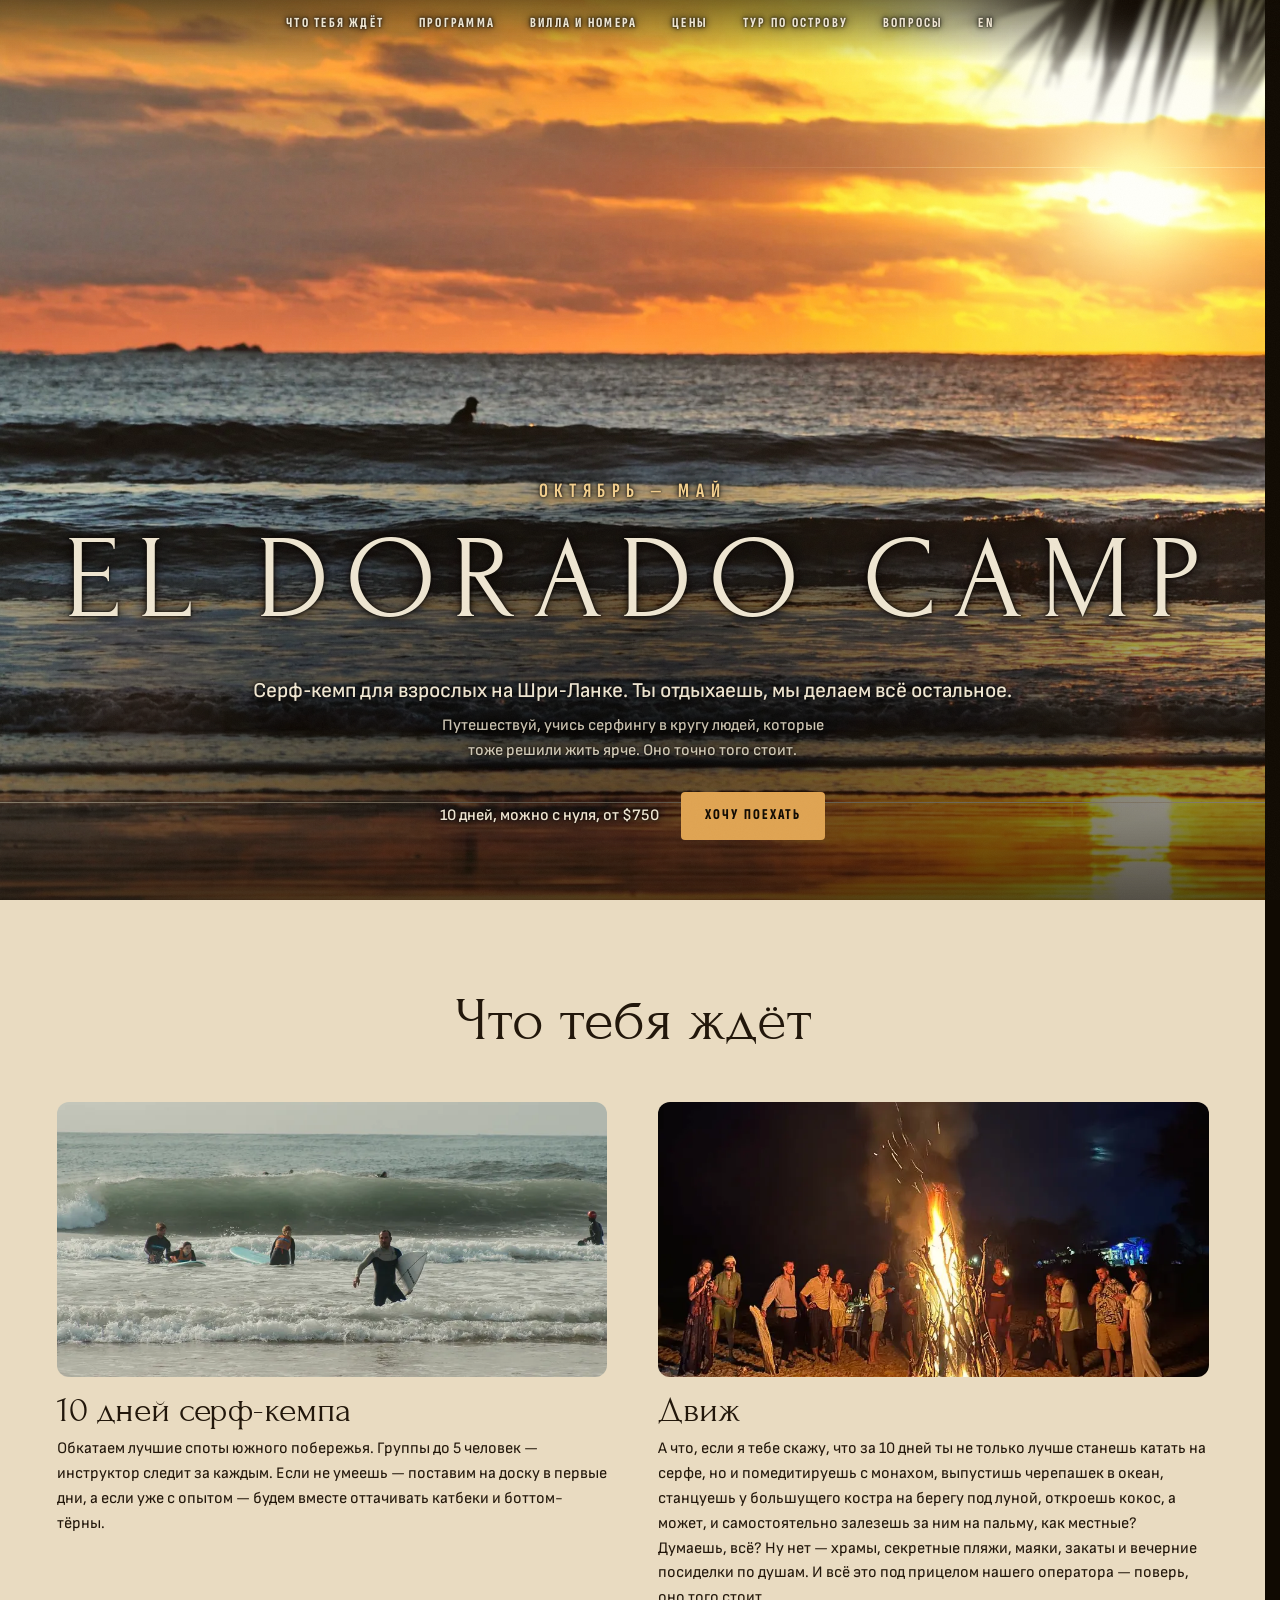
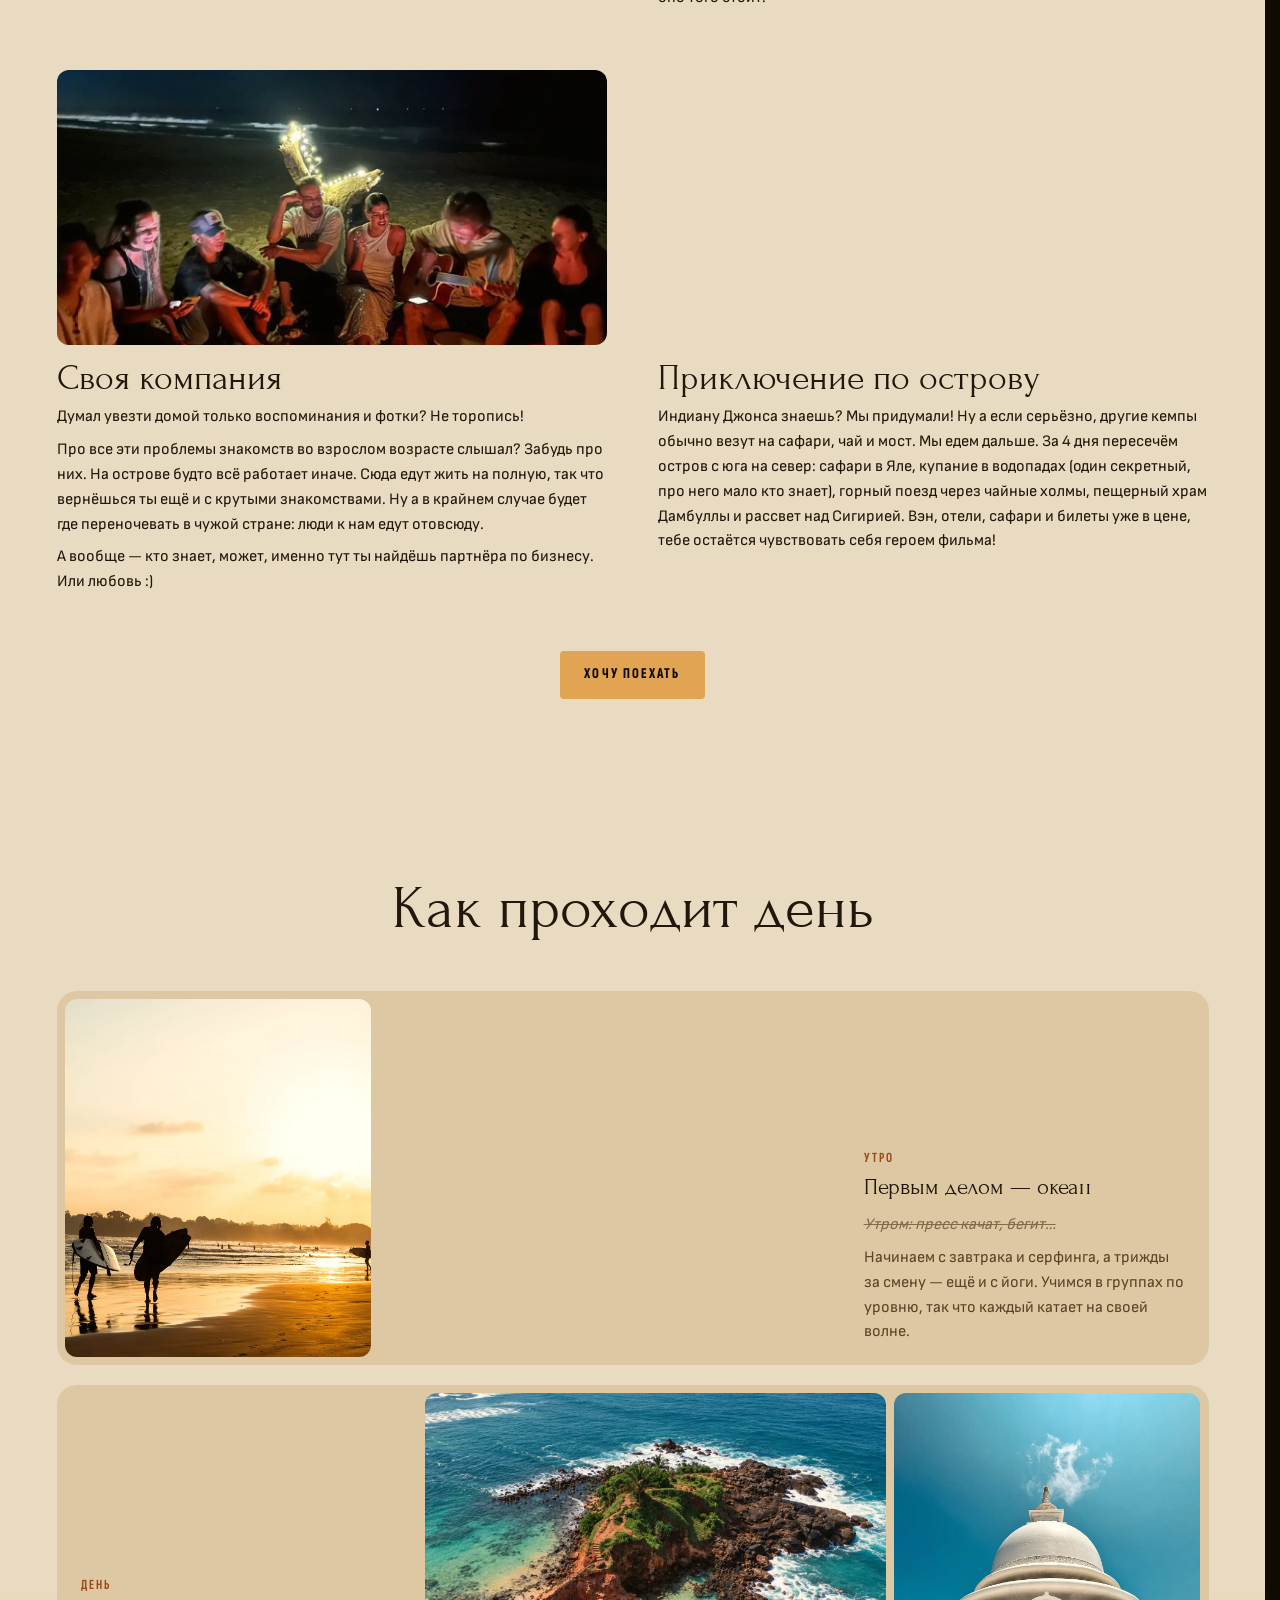
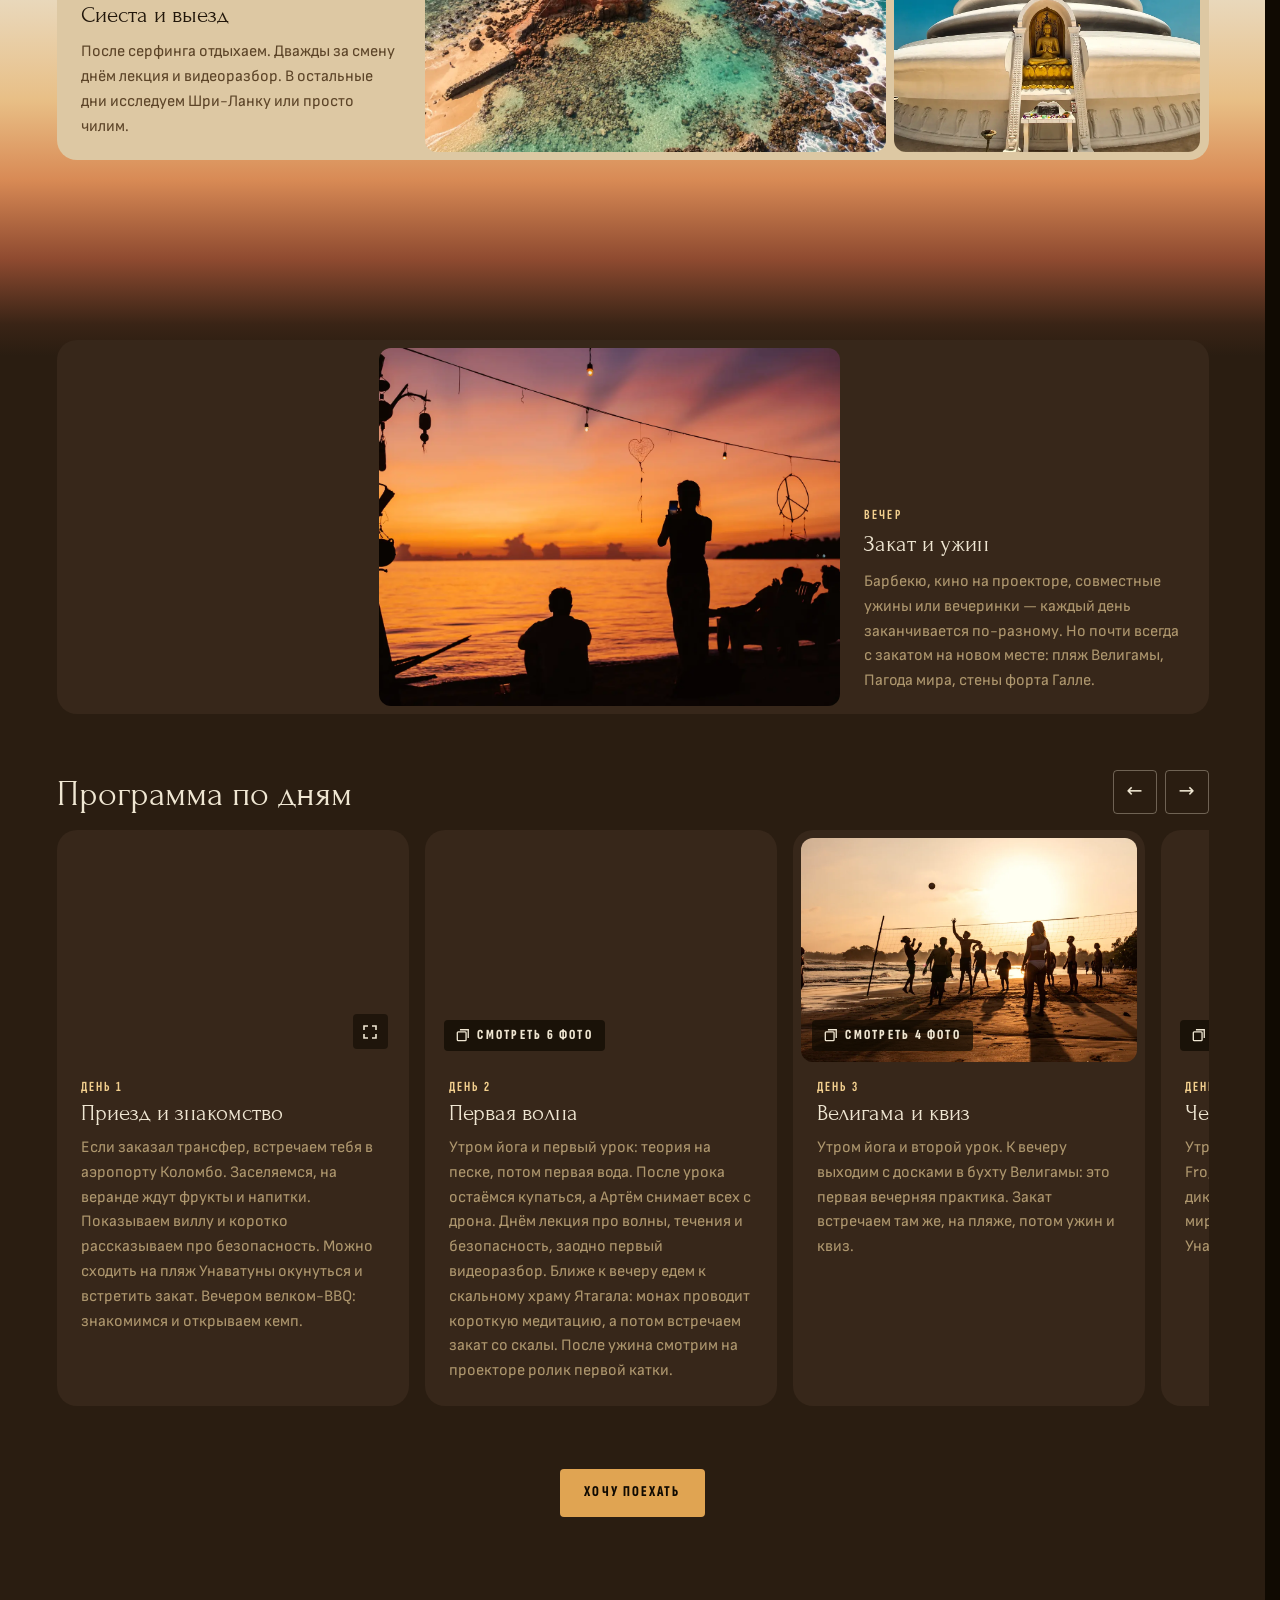
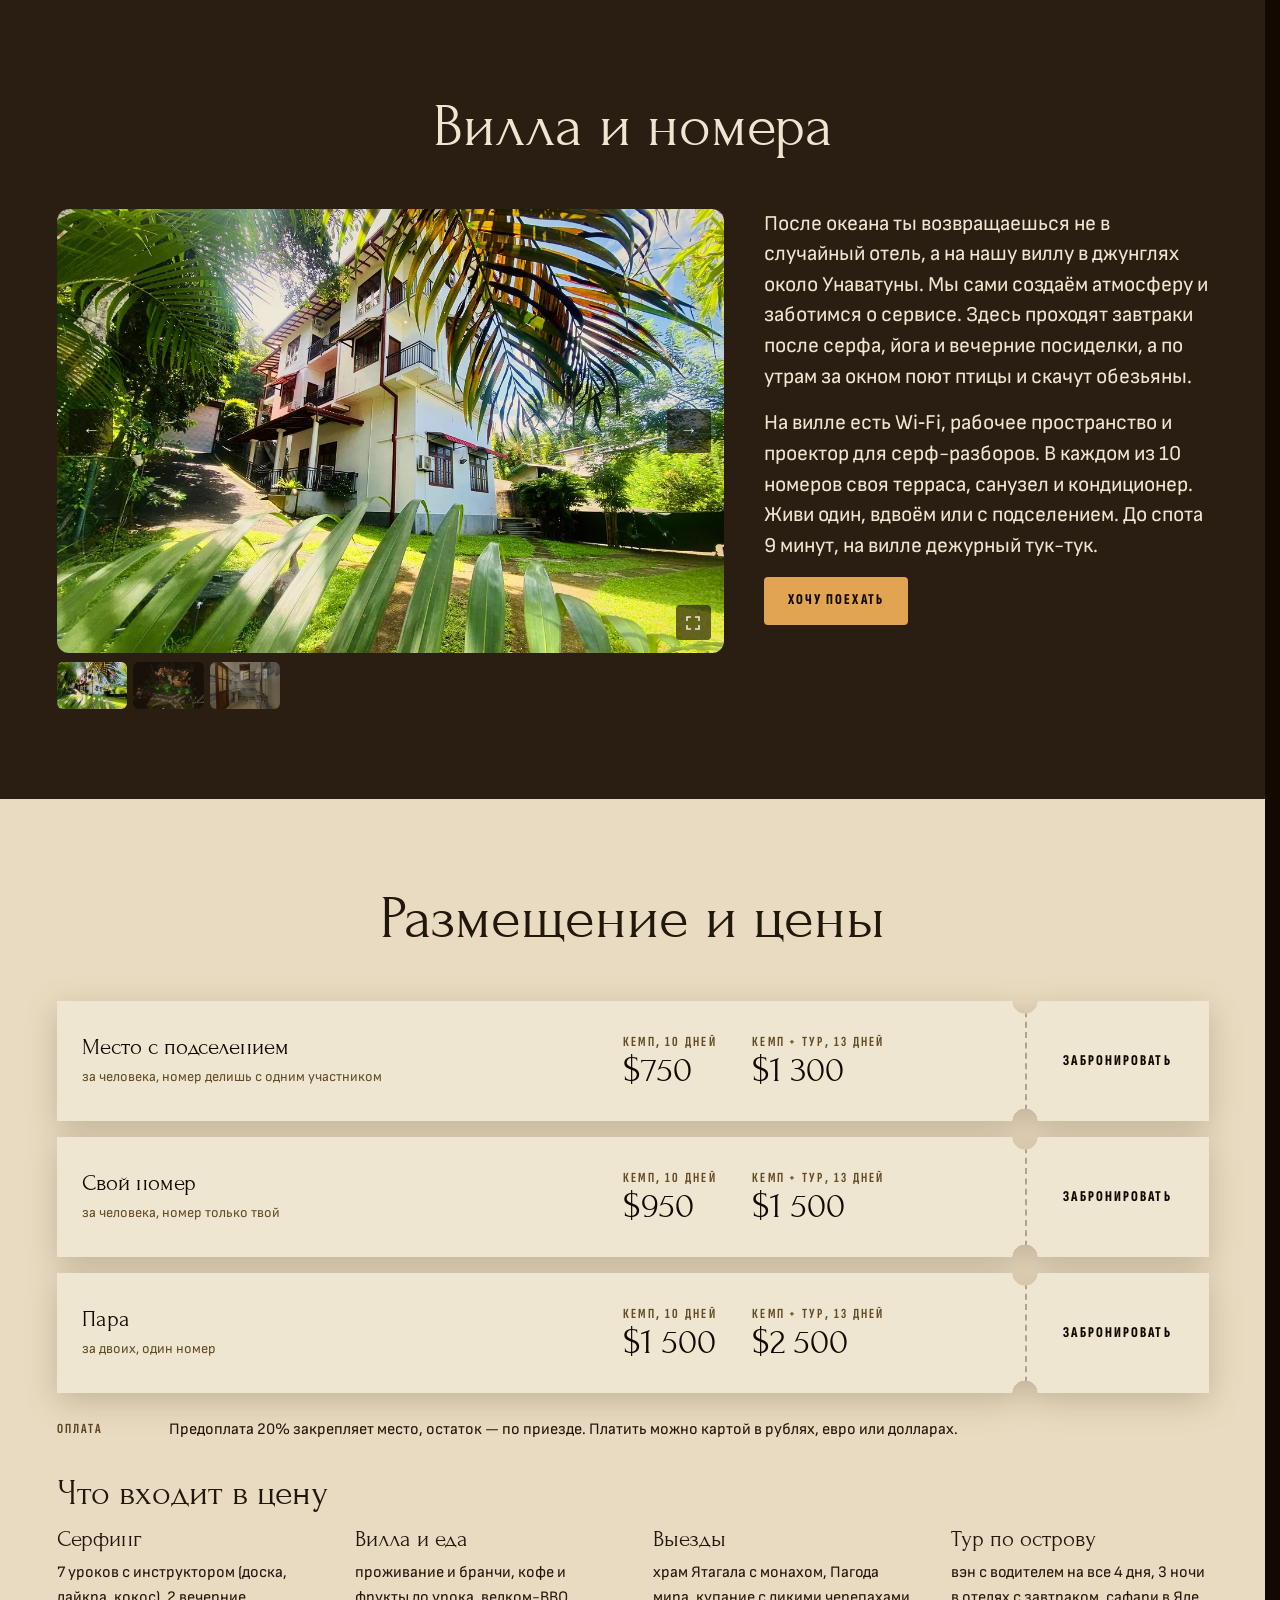
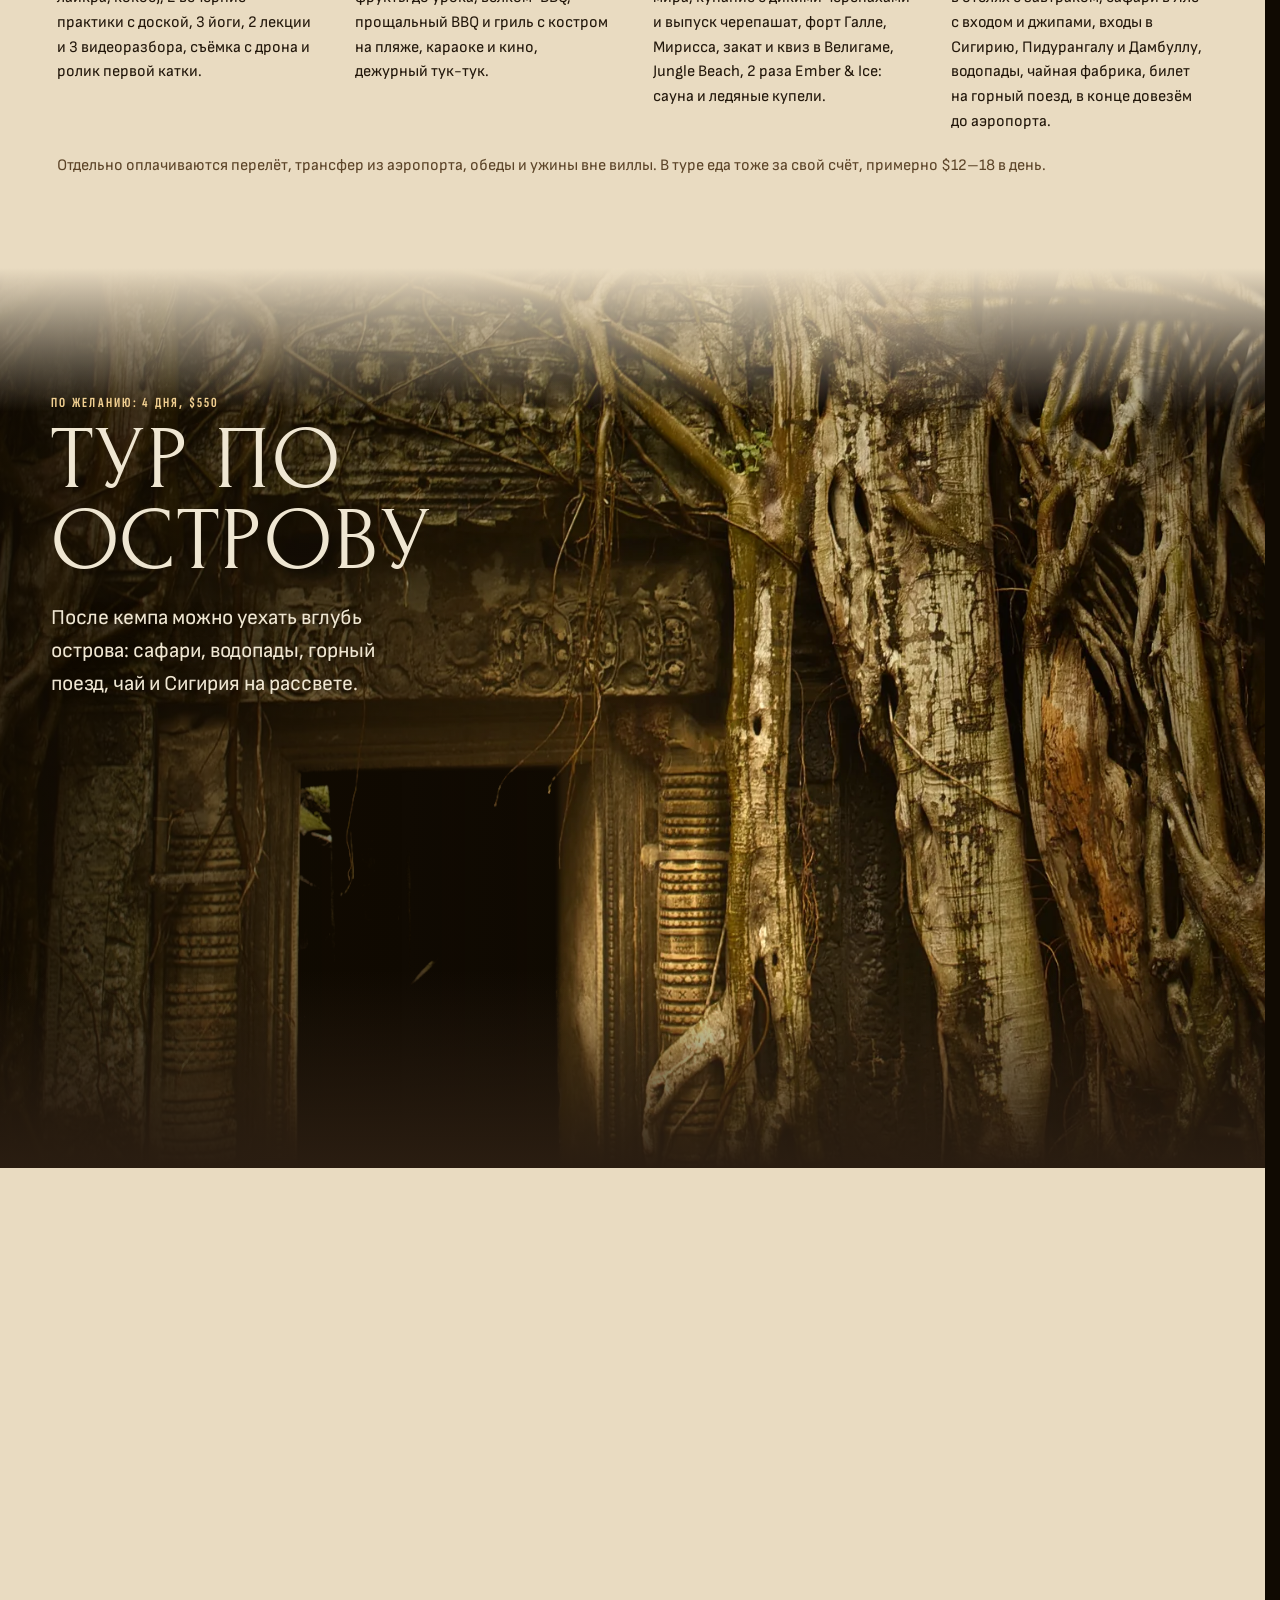
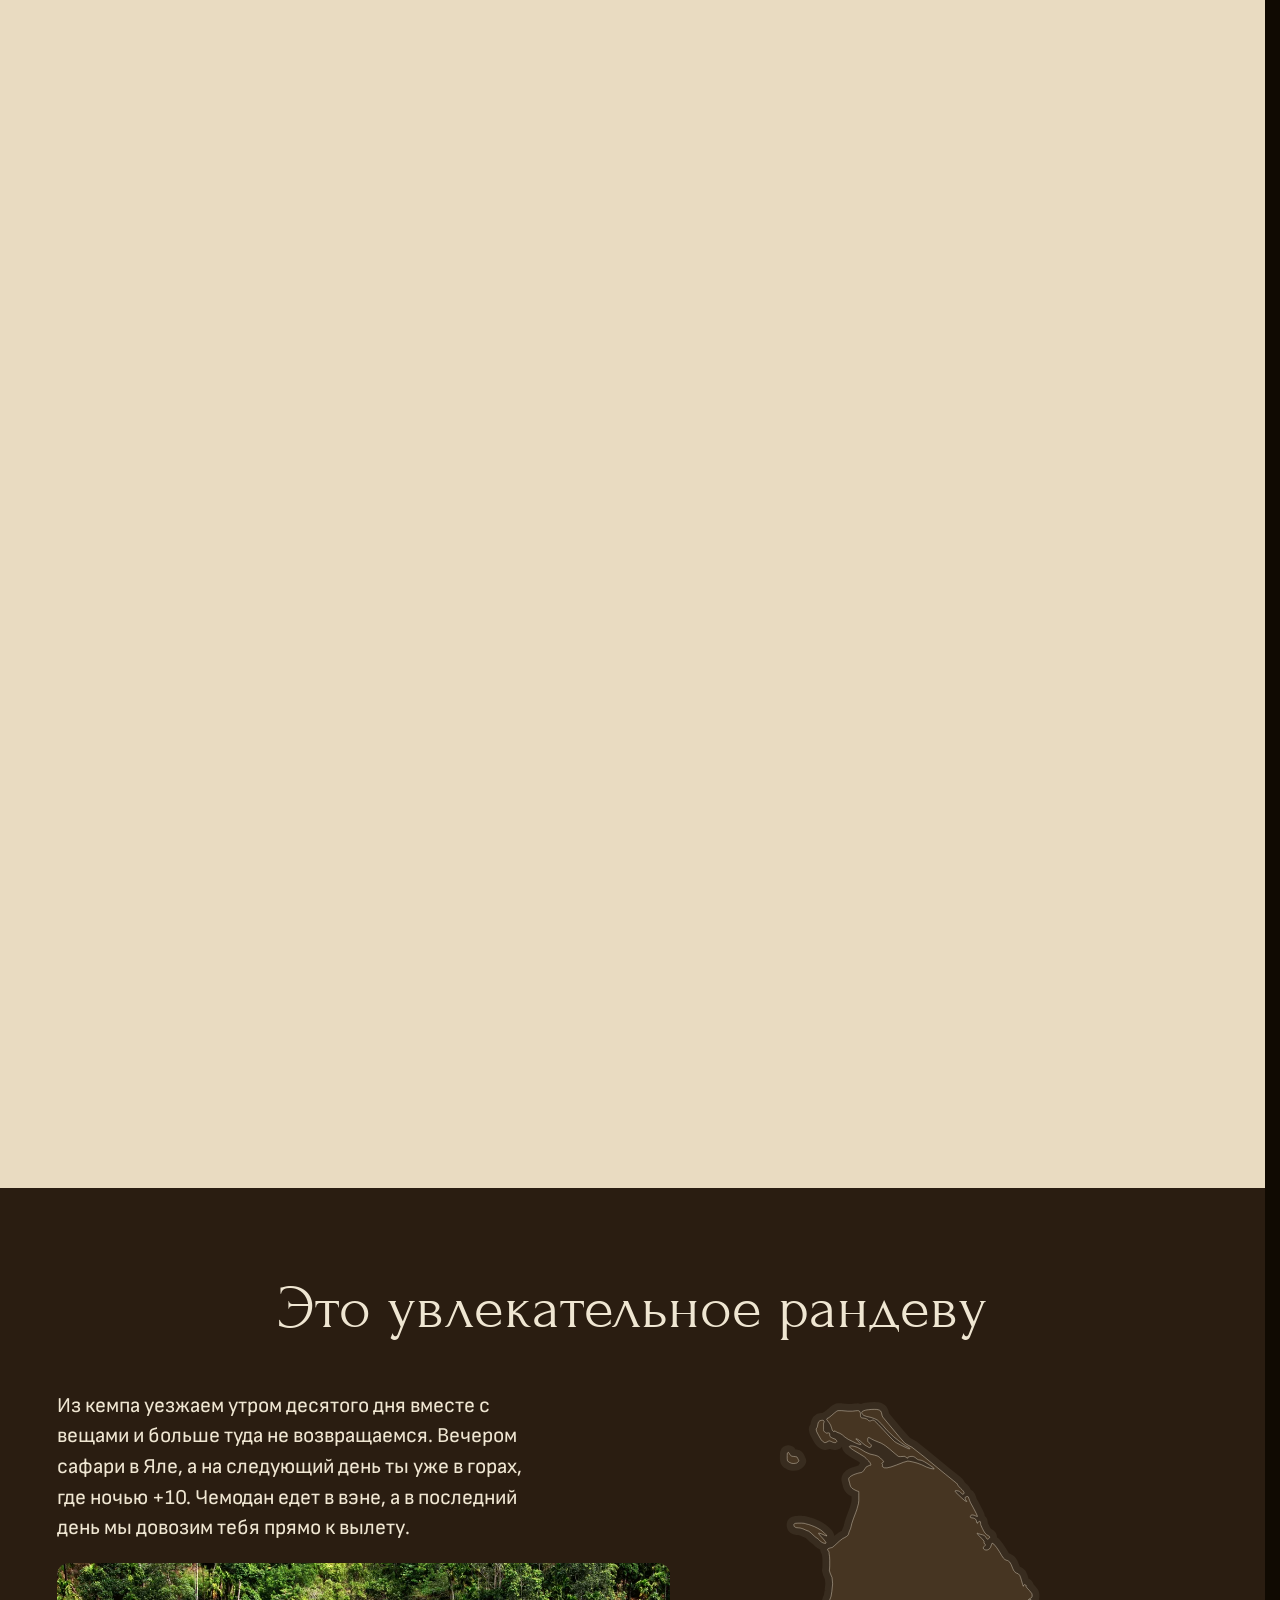
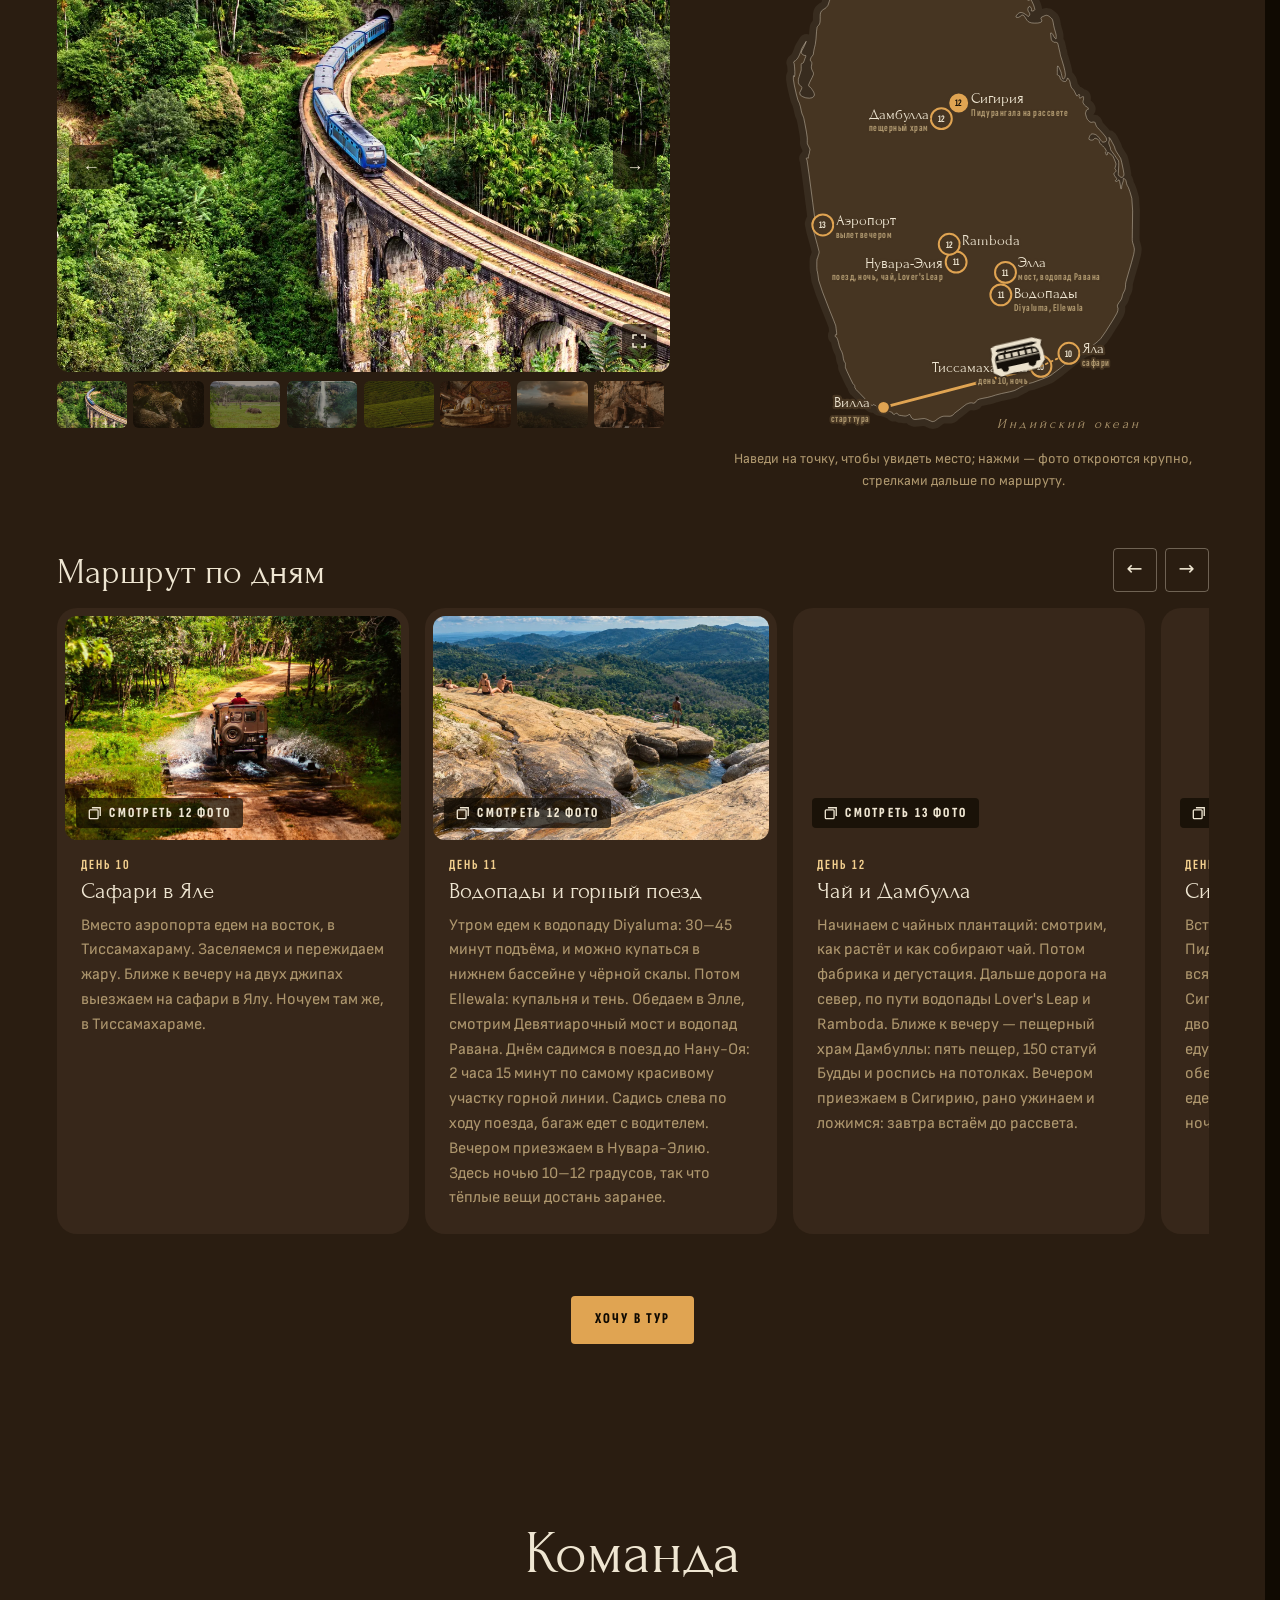
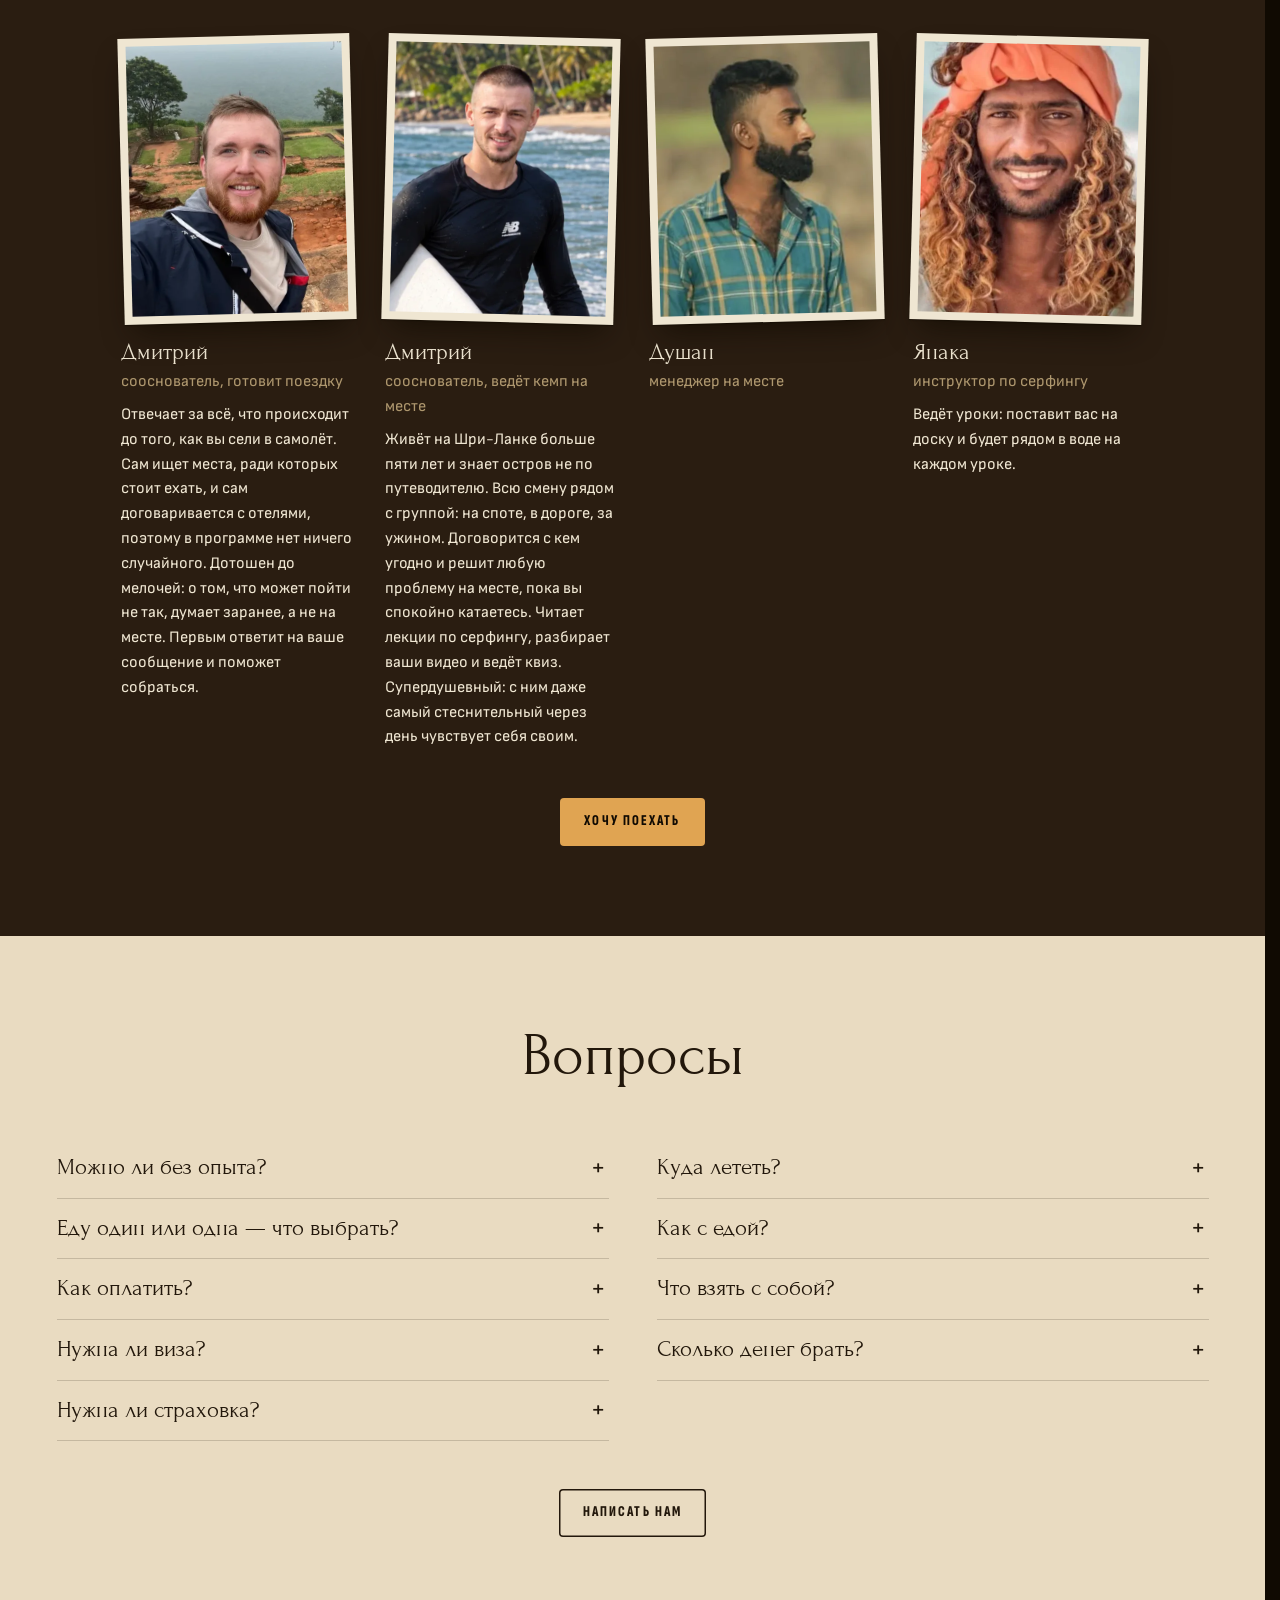
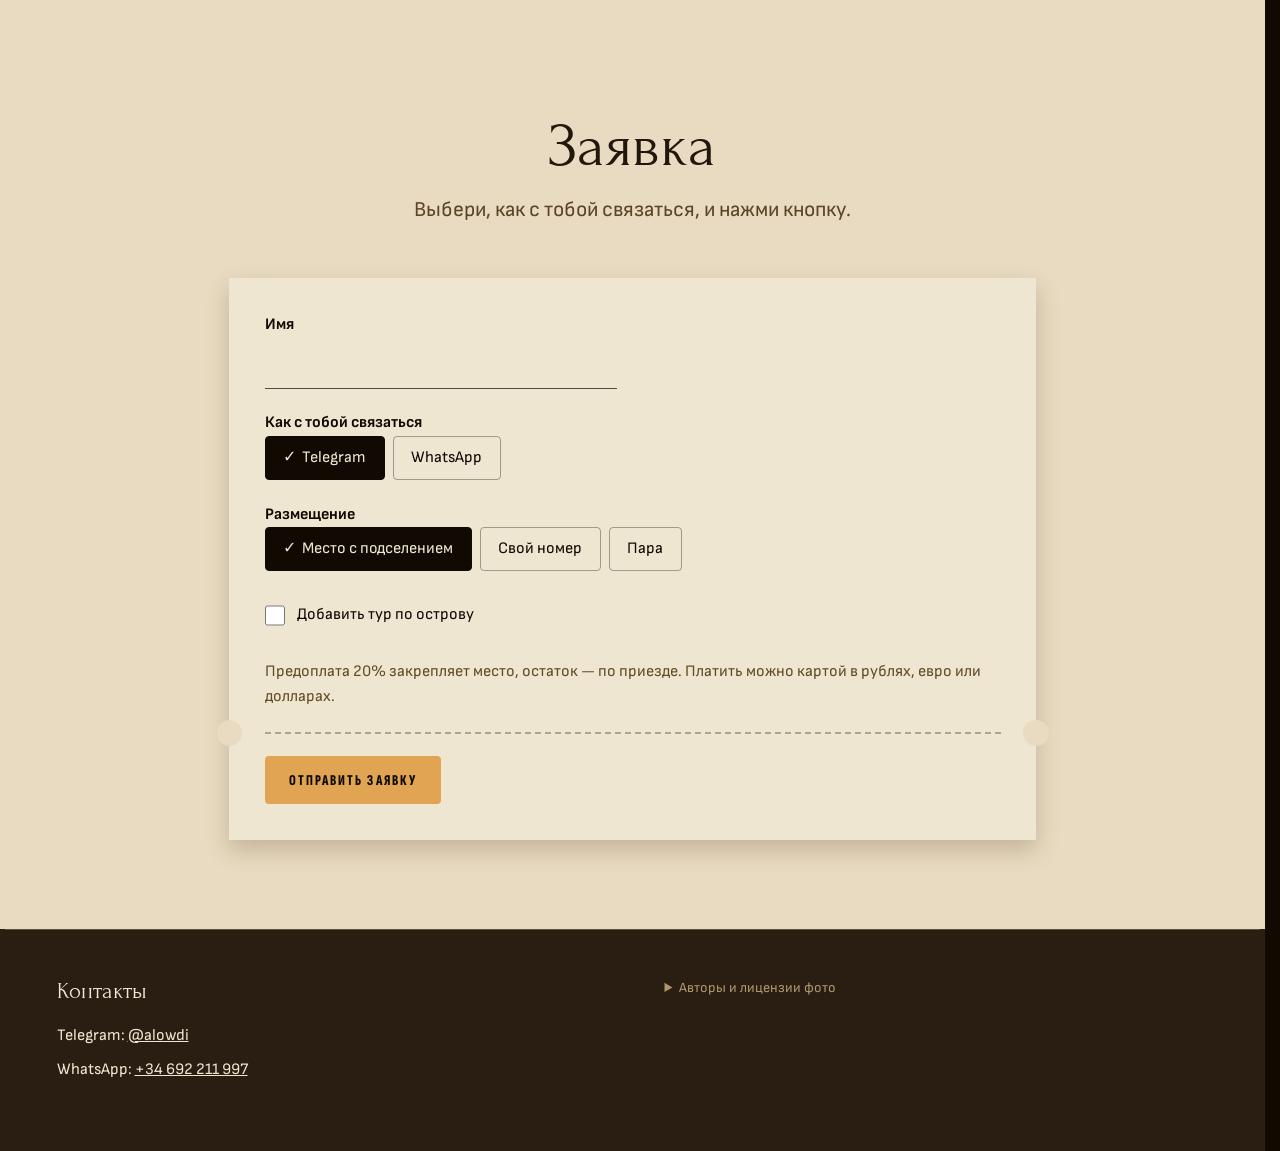
<file: index.html>
<!DOCTYPE html><html lang="ru"><head><meta charset="utf-8"><meta name="viewport" content="width=device-width, initial-scale=1, viewport-fit=cover"><link rel="icon" href="/favicon.svg" type="image/svg+xml"><title>El Dorado Camp — серф-кемп на юге Шри-Ланки</title><meta name="description" content="Серф-кемп около Унаватуны: 10 дней, 7 уроков с инструктором, можно с нуля. От $750."><link rel="preload" as="image" href="/scenes/ocean/sky.webp" media="not all and (max-aspect-ratio: 3/4)" fetchpriority="high"><link rel="preload" as="image" href="/scenes/ocean/sky-p.webp" media="(max-aspect-ratio: 3/4)" fetchpriority="high"><script>
      // before first paint: JS on, start at the top, motion preference, first-visit intro
      (function (r) {
        r.classList.add("js");
        history.scrollRestoration = "manual"; if (!location.hash) scrollTo(0, 0);
        // the switch wins over the OS setting both ways: "off" stills a moving page, "on" brings motion back
        try { var m = localStorage.getItem("motion"); if (m === "off" || m === "on") r.dataset.motion = m; } catch (e) {}
        var still = r.dataset.motion === "off" || (r.dataset.motion !== "on" && matchMedia("(prefers-reduced-motion: reduce)").matches);
        try { if (!still && !location.hash && !sessionStorage.getItem("intro-seen")) r.classList.add("intro"); } catch (e) {}
        // ?draft: the client sees what is still missing («нужно: …»); visitors never do (global.css)
        if (/[?&]draft\b/.test(location.search)) r.classList.add("draft");
      })(document.documentElement);
    </script><link rel="stylesheet" href="/_astro/Todo.CZmi_HE7.css"><link rel="stylesheet" href="/_astro/_..CQALiEZD.css"></head><body><button class="motion-toggle motion-skip" type="button" data-on="Движение: вкл" data-off="Движение: выкл">Движение: вкл</button><main><!-- quick links: on the sand of the first screen, docked at the top once the ocean leaves (engine.ts) --><nav class="hero-links" aria-label="Разделы" data-intro><a href="#brief">Что тебя ждёт</a><a href="#program">Программа</a><a href="#house">Вилла и номера</a><a href="#prices">Цены</a><a href="#tour-act" data-until="#tour">Тур по острову</a><a href="#faq">Вопросы</a><a href="/en/" hreflang="en" aria-label="English">EN</a></nav><!-- wide screens: the apply button rides in the docked links bar (shown by .docked, engine.ts) --><a class="btn dock-cta" href="#booking">Хочу поехать</a><!-- phone only: pinned apply button between the first screen and the form (engine.ts toggles .shown) --><a class="btn apply-bar" href="#booking"><span>Хочу поехать</span> <span class="apply-bar-price">от $750</span></a><a class="tg" href="https://t.me/alowdi?text=%D0%9F%D1%80%D0%B8%D0%B2%D0%B5%D1%82!%20%D0%9F%D0%B8%D1%88%D1%83%20%D1%81%20%D1%81%D0%B0%D0%B9%D1%82%D0%B0%20%D1%81%D0%B5%D1%80%D1%84-%D0%BA%D0%B5%D0%BC%D0%BF%D0%B0%2C%20%D1%85%D0%BE%D1%87%D1%83%20%D1%81%D0%BF%D1%80%D0%BE%D1%81%D0%B8%D1%82%D1%8C%3A%20" target="_blank" rel="noopener" aria-label="Написать нам в Telegram"><!-- the Telegram mark (Simple Icons, CC0): with the word beside it, not Instagram's bare «share» plane --><svg viewBox="0 0 24 24" aria-hidden="true"><path fill="currentColor" d="M11.944 0A12 12 0 0 0 0 12a12 12 0 0 0 12 12 12 12 0 0 0 12-12A12 12 0 0 0 12 0a12 12 0 0 0-.056 0zm4.962 7.224c.1-.002.321.023.465.14a.506.506 0 0 1 .171.325c.016.093.036.306.02.472-.18 1.898-.962 6.502-1.36 8.627-.168.9-.499 1.201-.82 1.23-.696.065-1.225-.46-1.9-.902-1.056-.693-1.653-1.124-2.678-1.8-1.185-.78-.417-1.21.258-1.91.177-.184 3.247-2.977 3.307-3.23.007-.032.014-.15-.056-.212s-.174-.041-.249-.024c-.106.024-1.793 1.14-5.061 3.345-.48.33-.913.49-1.302.48-.428-.008-1.252-.241-1.865-.44-.752-.245-1.349-.374-1.297-.789.027-.216.325-.437.893-.663 3.498-1.524 5.83-2.529 6.998-3.014 3.332-1.386 4.025-1.627 4.476-1.635z"></path></svg><span class="tg-t">Telegram</span></a><!-- the wave under the links: a paper surfer (cut like the map's van) rides it as the page scrolls — on the crests
           and in the troughs (engine.ts), the wave behind him gold — the whole site is one ride (task 19, the client 27.09) --><div class="road" aria-hidden="true"><svg class="road-surfer" viewBox="-21 -24 43 27.5"><path class="ride-cut" d="M-20 0.2 L-19.4 -3 L-9.6 -5.2 L-8 -9.4 L-7.4 -19.4 L0.6 -18.6 L2.8 -21.4 L6.4 -22.8 L9.4 -20.6 L9.2 -16.8 L14 -14.4 L13.4 -10.4 L9.8 -9.8 L10.4 -7.6 L20.8 -7.8 L20.4 -3.6 L12 -0.6 L-11.6 2.6 Z"></path><path class="ride-sil" d="M-17.5 -0.3 L-13 -2.4 L10 -5.3 L18.6 -5.6 L11 -3 L-12 0.7 Z M-5.7 -2.5 L-2.4 -6.5 L-4.0 -7.9 L-7.3 -3.9 Z M-2.5 -6.4 L1.1 -9.2 L-0.7 -11.2 L-3.9 -8.0 Z M6.6 -4.3 L8.2 -8.2 L6.2 -9.0 L4.6 -5.1 Z M7.4 -9.6 L0.5 -11.5 L-0.1 -8.9 L7.0 -7.6 Z M1.5 -9.2 L5.4 -14.5 L3.0 -16.3 L-1.1 -11.2 Z M4.3 -14.2 L11.2 -11.7 L11.6 -12.9 L4.9 -15.6 Z M3.6 -16.0 L-4.7 -17.5 L-4.9 -16.3 L3.2 -14.4 Z M8.4 -17.5 L7.4 -16.2 L5.8 -16.1 L4.5 -17.1 L4.4 -18.7 L5.4 -20.0 L7.0 -20.1 L8.3 -19.1 Z"></path></svg></div><!-- after the dock button: `.hero-links.docked + .dock-cta` needs them adjacent. A phone: the six links don't fit a row (27.09) — the camp's name and «Меню», the links in a sheet (native popover) --><div class="phone-bar"><a class="phone-bar-name" href="#">El Dorado Camp</a><button class="phone-bar-menu" type="button" popovertarget="menu">Меню</button></div><nav class="menu" id="menu" popover aria-label="Разделы"><button class="menu-close" type="button" popovertarget="menu" popovertargetaction="hide">Закрыть</button><a href="#brief">Что тебя ждёт</a><a href="#program">Программа</a><a href="#house">Вилла и номера</a><a href="#prices">Цены</a><a href="#tour-act">Тур по острову</a><a href="#faq">Вопросы</a><a href="/en/">English</a><a class="btn" href="#booking">Хочу поехать</a></nav><div class="act act--ocean"><div class="stage"><section class="scene scene--ocean" data-hold="0.2" data-focus="40% 42%" data-focus-portrait="25% 45%" data-exit="flyUp" style="z-index:1"><picture><source media="(max-aspect-ratio: 3/4)" srcset="/scenes/ocean/sky-p.webp"><img class="plane" src="/scenes/ocean/sky.webp" alt width="2112" height="1188" data-depth="0.04" loading="eager" decoding="async" fetchpriority="high"></picture><picture><source media="(max-aspect-ratio: 3/4)" srcset="/scenes/ocean/sun-p.webp"><img class="plane blend-screen" src="/scenes/ocean/sun.webp" alt width="2112" height="1188" data-depth="0.04" data-idle="pulse" loading="eager" decoding="async" fetchpriority="high"></picture><picture><source media="(max-aspect-ratio: 3/4)" srcset="/scenes/ocean/far-p.webp"><img class="plane" src="/scenes/ocean/far.webp" alt="Закат над океаном, сёрфер ждёт волну" width="2112" height="1188" data-depth="0.16" loading="eager" decoding="async" fetchpriority="high"></picture><picture><source media="(max-aspect-ratio: 3/4)" srcset="/scenes/ocean/near-p.webp"><img class="plane" src="/scenes/ocean/near.webp" alt width="2112" height="1188" data-depth="0.32" loading="eager" decoding="async" fetchpriority="high"></picture><picture><source media="(max-aspect-ratio: 3/4)" srcset="/scenes/ocean/shore-p.webp"><img class="plane" src="/scenes/ocean/shore.webp" alt width="2112" height="1188" data-depth="0.55" loading="eager" decoding="async" fetchpriority="high"></picture><div class="slot" data-depth="0.14"><div class="hero-shade" aria-hidden="true"></div><div class="hero-title"><div class="hero-scrim" aria-hidden="true" data-intro></div><div class="hero-poster"><p class="hero-season" data-intro>октябрь — май</p><!-- letters rise one by one (intro.ts); a word never breaks inside, the line wraps between words --><h1 class="hero-name" aria-label="El Dorado Camp"><span class="w" aria-hidden="true"><span class="ch">E</span><span class="ch">l</span></span> <span class="w" aria-hidden="true"><span class="ch">D</span><span class="ch">o</span><span class="ch">r</span><span class="ch">a</span><span class="ch">d</span><span class="ch">o</span></span> <span class="w" aria-hidden="true"><span class="ch">C</span><span class="ch">a</span><span class="ch">m</span><span class="ch">p</span></span></h1></div><!-- one axis with the name (27.09: text at the sides and in the middle at once looked strange): the offer, then the
       feeling a size down, then the facts and the button side by side --><p class="hero-line" data-intro>Серф‑кемп для взрослых на Шри‑Ланке. Ты отдыхаешь, мы делаем всё остальное.</p><p class="hero-line hero-line-2" data-intro>Путешествуй, учись серфингу в кругу людей, которые тоже решили жить ярче. Оно точно того стоит.</p><div class="hero-act" data-intro><p class="hero-facts">10 дней, можно с нуля, от $750</p><a class="btn hero-cta" href="#booking">Хочу поехать</a></div></div></div><picture><source media="(max-aspect-ratio: 3/4)" srcset="/scenes/ocean/front-p.webp"><img class="plane" src="/scenes/ocean/front.webp" alt width="2112" height="1188" data-depth="1.3" data-idle="sway" data-anchored="true" loading="eager" decoding="async" fetchpriority="high"></picture></section></div></div><div class="page"><section class="section" id="brief" aria-labelledby="brief-title"><header class="section-head"><h2 id="brief-title">Что тебя ждёт</h2></header><div class="spread" data-zoom-group><article class="spread-item"><button type="button" class="zoom spread-photo" data-zoom="/photos/day2-2.webp" data-full="/photos/day2-2-full.webp" data-caption="10 дней серф-кемпа" aria-label="Открыть фото: 10 дней серф-кемпа"><img src="/clips/day2-2.webp" alt="" width="1200" height="800" loading="lazy" decoding="async" draggable="false" style="false"><video class="clip" src="/clips/day2-2.mp4" data-photo="/photos/day2-2.webp" muted playsinline preload="none" aria-hidden="true" tabindex="-1"></video></button><h3>10 дней серф-кемпа</h3><p>Обкатаем лучшие споты южного побережья. Группы до 5 человек — инструктор следит за каждым. Если не умеешь — поставим на доску в первые дни, а если уже с опытом — будем вместе оттачивать катбеки и боттом-тёрны.</p></article><article class="spread-item"><button type="button" class="zoom spread-photo" data-zoom="/photos/day7-2.webp" data-full="/photos/day7-2-full.webp" data-caption="Движ" aria-label="Открыть фото: Движ"><img src="/photos/day7-2-full.webp" alt="" width="1200" height="800" loading="lazy" decoding="async" draggable="false" style="object-position: 50% 75%"></button><h3>Движ</h3><p>А что, если я тебе скажу, что за 10 дней ты не только лучше станешь катать на серфе, но и помедитируешь с монахом, выпустишь черепашек в океан, станцуешь у большущего костра на берегу под луной, откроешь кокос, а может, и самостоятельно залезешь за ним на пальму, как местные? Думаешь, всё? Ну нет — храмы, секретные пляжи, маяки, закаты и вечерние посиделки по душам. И всё это под прицелом нашего оператора — поверь, оно того стоит.</p></article><article class="spread-item"><button type="button" class="zoom spread-photo" data-zoom="/photos/day7-4.webp" data-full="/photos/day7-4-full.webp" data-caption="Своя компания" aria-label="Открыть фото: Своя компания"><img src="/clips/day7-4.webp" alt="" width="1200" height="800" loading="lazy" decoding="async" draggable="false" style="false"><video class="clip" src="/clips/day7-4.mp4" data-photo="/photos/day7-4.webp" muted playsinline preload="none" aria-hidden="true" tabindex="-1"></video></button><h3>Своя компания</h3><p>Думал увезти домой только воспоминания и фотки? Не торопись!</p><p>Про все эти проблемы знакомств во взрослом возрасте слышал? Забудь про них. На острове будто всё работает иначе. Сюда едут жить на полную, так что вернёшься ты ещё и с крутыми знакомствами. Ну а в крайнем случае будет где переночевать в чужой стране: люди к нам едут отовсюду.</p><p>А вообще — кто знает, может, именно тут ты найдёшь партнёра по бизнесу. Или любовь :)</p></article><article class="spread-item"><button type="button" class="zoom spread-photo" data-zoom="/photos/pidurangala-7.webp" data-full="/photos/pidurangala-7-full.webp" data-caption="Приключение по острову" aria-label="Открыть фото: Приключение по острову"><img src="/photos/pidurangala-7-full.webp" alt="" width="1200" height="800" loading="lazy" decoding="async" draggable="false" style="object-position: 50% 55.00000000000001%"></button><h3>Приключение по острову</h3><p>Индиану Джонса знаешь? Мы придумали! Ну а если серьёзно, другие кемпы обычно везут на сафари, чай и мост. Мы едем дальше. За 4 дня пересечём остров с юга на север: сафари в Яле, купание в водопадах (один секретный, про него мало кто знает), горный поезд через чайные холмы, пещерный храм Дамбуллы и рассвет над Сигирией. Вэн, отели, сафари и билеты уже в цене, тебе остаётся чувствовать себя героем фильма!</p></article></div><p class="center section-cta"><a class="btn" href="#booking">Хочу поехать</a></p></section><section class="section" id="program" aria-labelledby="program-title"><header class="section-head"><h2 id="program-title">Как проходит день</h2></header><div class="dayparts" data-zoom-group><article class="daypart"><button type="button" class="zoom daypart-photo tall" data-zoom="/photos/day3-3.webp" data-full="/photos/day3-3-full.webp" data-caption="Утро · Первым делом — океан" aria-label="Открыть фото: Двое серферов несут доски против низкого солнца"><img src="/clips/day3-3.webp" alt="" loading="lazy" decoding="async" draggable="false" style="false"><video class="clip" src="/clips/day3-3.mp4" data-photo="/photos/day3-3.webp" muted playsinline preload="none" aria-hidden="true" tabindex="-1"></video></button><button type="button" class="zoom daypart-photo wide" data-zoom="/photos/day9-1.webp" data-full="/photos/day9-1-full.webp" data-caption="Утро · Первым делом — океан" aria-label="Открыть фото: Две купели со льдом на деревянной террасе среди джунглей"><img src="/photos/day9-1-full.webp" alt="" loading="lazy" decoding="async" draggable="false" style="object-position: 50% 60%"></button><div class="daypart-text"><p class="daypart-when">Утро</p><h3>Первым делом — океан</h3><p class="daypart-strike"><s>Утром: пресс качат, бегит…</s></p><p>Начинаем с завтрака и серфинга, а трижды за смену — ещё и с йоги. Учимся в группах по уровню, так что каждый катает на своей волне.</p></div></article><article class="daypart flip"><button type="button" class="zoom daypart-photo tall" data-zoom="/photos/pagoda-1.webp" data-full="/photos/pagoda-1-full.webp" data-caption="День · Сиеста и выезд" aria-label="Открыть фото: Пагода мира: белая ступа, золотой Будда в нише"><img src="/photos/pagoda-1-full.webp" alt="" loading="lazy" decoding="async" draggable="false" style="object-position: 50% 72%"></button><button type="button" class="zoom daypart-photo wide" data-zoom="/photos/day6-3.webp" data-full="/photos/day6-3-full.webp" data-caption="День · Сиеста и выезд" aria-label="Открыть фото: Скала с пальмами над бирюзовой водой, сверху"><img src="/photos/day6-3-full.webp" alt="" loading="lazy" decoding="async" draggable="false" style="object-position: 100% 50%"></button><div class="daypart-text"><p class="daypart-when">День</p><h3>Сиеста и выезд</h3><p>После серфинга отдыхаем. Дважды за смену днём лекция и видеоразбор. В остальные дни исследуем Шри-Ланку или просто чилим.</p></div></article><article class="daypart"><button type="button" class="zoom daypart-photo tall" data-zoom="/photos/day6-5.webp" data-full="/photos/day6-5-full.webp" data-caption="Вечер · Закат и ужин" aria-label="Открыть фото: Вид с холма на пляж и кафе у воды"><img src="/photos/day6-5-full.webp" alt="" loading="lazy" decoding="async" draggable="false" style="object-position: 50% 55.00000000000001%"></button><button type="button" class="zoom daypart-photo wide" data-zoom="/photos/day6-6.webp" data-full="/photos/day6-6-full.webp" data-caption="Вечер · Закат и ужин" aria-label="Открыть фото: Силуэты людей на оранжевом закате, над ними гирлянда"><img src="/photos/day6-6-full.webp" alt="" loading="lazy" decoding="async" draggable="false" style="object-position: 50% 50%"></button><div class="daypart-text"><p class="daypart-when">Вечер</p><h3>Закат и ужин</h3><p>Барбекю, кино на проекторе, совместные ужины или вечеринки — каждый день заканчивается по-разному. Но почти всегда с закатом на новом месте: пляж Велигамы, Пагода мира, стены форта Галле.</p></div></article></div><div class="ribbon" data-ribbon><div class="ribbon-head"><h3>Программа по дням</h3><p class="ribbon-nav"><button type="button" class="ribbon-btn" data-dir="-1" aria-label="Предыдущие дни">←</button><button type="button" class="ribbon-btn" data-dir="1" aria-label="Следующие дни">→</button></p></div><ol class="days" tabindex="0" aria-label="Программа по дням"><li style="--i: 0"><div class="day"><figure class="gallery" data-zoom-group><div class="gallery-stage"><button type="button" class="zoom gallery-zoom" data-zoom="/photos/day1-1.webp" data-full="/photos/day1-1-full.webp" data-caption="День 1: Приезд и знакомство" aria-label="Открыть фото: День 1: Приезд и знакомство"><img class="gallery-main" src="/photos/day1-1.webp" alt="" width="1200" height="800" loading="lazy" decoding="async" draggable="false"><video class="clip" src="/clips/day1-1.mp4" data-photo="/photos/day1-1.webp" muted playsinline preload="none" aria-hidden="true" tabindex="-1"></video></button></div></figure><script type="module">document.addEventListener(`click`,e=>{let t=e.target.closest(`.gallery-arrow`);if(t){let e=[...t.closest(`.gallery`).querySelectorAll(`.gallery-thumbs button`)];e[(e.findIndex(e=>e.hasAttribute(`aria-current`))+ +t.dataset.step+e.length)%e.length].click();return}let n=e.target.closest(`.gallery-thumbs button`);if(!n)return;let r=n.closest(`.gallery`);r.querySelector(`.gallery-main`).src=n.dataset.src;let i=r.querySelector(`.clip`);i&&(i.hidden=n.dataset.src!==i.dataset.photo,i.hidden&&i.pause());let a=n.parentElement;a.scrollTo({left:n.offsetLeft-(a.clientWidth-n.offsetWidth)/2,behavior:`smooth`}),r.querySelectorAll(`.gallery-thumbs button`).forEach(e=>e.removeAttribute(`aria-current`)),n.setAttribute(`aria-current`,`true`)});</script><script type="module">var e=document.documentElement.dataset.motion===`off`||document.documentElement.dataset.motion!==`on`&&matchMedia(`(prefers-reduced-motion: reduce)`).matches,t=navigator.connection?.saveData,n=matchMedia(`(hover: hover)`).matches,r=[...document.querySelectorAll(`video.clip`)];if(!e&&r.length&&(n||!t)){let e=new WeakMap,t=t=>{e.set(t,!0),!t.hidden&&(t.paused?t.play().catch(()=>{}):t.classList.add(`on`))},i=t=>{e.set(t,!1),t.classList.remove(`on`),setTimeout(()=>{e.get(t)||(t.pause(),t.currentTime=0)},700)};for(let a of r)a.addEventListener(`playing`,()=>a.classList.add(`on`)),a.addEventListener(`ended`,()=>{a.classList.remove(`on`),setTimeout(()=>{a.currentTime=0,e.get(a)&&a.play().catch(()=>{})},700)}),n&&(a.parentElement.addEventListener(`pointerenter`,()=>t(a)),a.parentElement.addEventListener(`pointerleave`,()=>i(a)));if(!n){let n=new Set,a=new IntersectionObserver(e=>e.forEach(e=>{let r=e.target;e.isIntersecting?(n.add(r),t(r)):(n.delete(r),i(r))}),{threshold:.6});r.forEach(e=>a.observe(e)),addEventListener(`touchend`,()=>n.forEach(t=>{e.get(t)&&t.paused&&!t.hidden&&t.play().catch(()=>{})}),{passive:!0})}}</script><p class="day-n">День 1</p><h4 class="day-name">Приезд и знакомство</h4><p class="day-story">Если заказал трансфер, встречаем тебя в аэропорту Коломбо. Заселяемся, на веранде ждут фрукты и напитки. Показываем виллу и коротко рассказываем про безопасность. Можно сходить на пляж Унаватуны окунуться и встретить закат. Вечером велком-BBQ: знакомимся и открываем кемп.</p></div></li><li style="--i: 1"><div class="day"><figure class="gallery" data-zoom-group><div class="gallery-stage"><button type="button" class="zoom gallery-zoom" data-zoom="/photos/day2-1.webp" data-full="/photos/day2-1-full.webp" data-caption="День 2: Первая волна" aria-label="Открыть фото: День 2: Первая волна"><img class="gallery-main" src="/photos/day2-1.webp" alt="" width="1200" height="800" loading="lazy" decoding="async" draggable="false"><video class="clip" src="/clips/day2-1.mp4" data-photo="/photos/day2-1.webp" muted playsinline preload="none" aria-hidden="true" tabindex="-1"></video><span class="gallery-more" aria-hidden="true">Смотреть 6 фото</span></button><button type="button" class="gallery-arrow" data-step="-1" aria-label="Предыдущее фото">←</button><button type="button" class="gallery-arrow" data-step="1" aria-label="Следующее фото">→</button></div><div class="gallery-thumbs"><button type="button" aria-label="Фото 1 из 6: Юный серфер встаёт на доску в пене у берега" aria-current="true" data-src="/photos/day2-1.webp" data-full="/photos/day2-1-full.webp"><img src="/photos/day2-1-t.webp" alt="" width="240" height="160" loading="lazy" decoding="async"></button><button type="button" aria-label="Фото 2 из 6: Серферы с досками в белой пене у берега" data-src="/photos/day2-2.webp" data-full="/photos/day2-2-full.webp"><img src="/photos/day2-2-t.webp" alt="" width="240" height="160" loading="lazy" decoding="async"></button><button type="button" aria-label="Фото 3 из 6: Солнце пробивается сквозь корни баньяна у храма" data-src="/photos/day2-3.webp" data-full="/photos/day2-3-full.webp"><img src="/photos/day2-3-t.webp" alt="" width="240" height="160" loading="lazy" decoding="async"></button><button type="button" aria-label="Фото 4 из 6: Каменный Будда под нависшей скалой" data-src="/photos/day2-4.webp" data-full="/photos/day2-4-full.webp"><img src="/photos/day2-4-t.webp" alt="" width="240" height="160" loading="lazy" decoding="async"></button><button type="button" aria-label="Фото 5 из 6: Будда в красном одеянии у гранитных валунов, рядом белая ступа" data-src="/photos/day2-5.webp" data-full="/photos/day2-5-full.webp"><img src="/photos/day2-5-t.webp" alt="" width="240" height="160" loading="lazy" decoding="async"></button><button type="button" aria-label="Фото 6 из 6: Монахи в оранжевом и гости за общим столом с едой" data-src="/photos/day2-6.webp" data-full="/photos/day2-6-full.webp"><img src="/photos/day2-6-t.webp" alt="" width="240" height="160" loading="lazy" decoding="async"></button></div></figure><p class="day-n">День 2</p><h4 class="day-name">Первая волна</h4><p class="day-story">Утром йога и первый урок: теория на песке, потом первая вода. После урока остаёмся купаться, а Артём снимает всех с дрона. Днём лекция про волны, течения и безопасность, заодно первый видеоразбор. Ближе к вечеру едем к скальному храму Ятагала: монах проводит короткую медитацию, а потом встречаем закат со скалы. После ужина смотрим на проекторе ролик первой катки.</p></div></li><li style="--i: 2"><div class="day"><figure class="gallery" data-zoom-group><div class="gallery-stage"><button type="button" class="zoom gallery-zoom" data-zoom="/photos/day3-1.webp" data-full="/photos/day3-1-full.webp" data-caption="День 3: Велигама и квиз" aria-label="Открыть фото: День 3: Велигама и квиз"><img class="gallery-main" src="/photos/day3-1.webp" alt="" width="1200" height="800" loading="lazy" decoding="async" draggable="false"><video class="clip" src="/clips/day3-1.mp4" data-photo="/photos/day3-1.webp" muted playsinline preload="none" aria-hidden="true" tabindex="-1"></video><span class="gallery-more" aria-hidden="true">Смотреть 4 фото</span></button><button type="button" class="gallery-arrow" data-step="-1" aria-label="Предыдущее фото">←</button><button type="button" class="gallery-arrow" data-step="1" aria-label="Следующее фото">→</button></div><div class="gallery-thumbs"><button type="button" aria-label="Фото 1 из 4: Волейбол на пляже на закате, длинные тени" aria-current="true" data-src="/photos/day3-1.webp" data-full="/photos/day3-1-full.webp"><img src="/photos/day3-1-t.webp" alt="" width="240" height="160" loading="lazy" decoding="async"></button><button type="button" aria-label="Фото 2 из 4: Серферы с досками заходят в океан, у берега рыбацкие лодки" data-src="/photos/day3-2.webp" data-full="/photos/day3-2-full.webp"><img src="/photos/day3-2-t.webp" alt="" width="240" height="160" loading="lazy" decoding="async"></button><button type="button" aria-label="Фото 3 из 4: Двое серферов несут доски против низкого солнца" data-src="/photos/day3-3.webp" data-full="/photos/day3-3-full.webp"><img src="/photos/day3-3-t.webp" alt="" width="240" height="160" loading="lazy" decoding="async"></button><button type="button" aria-label="Фото 4 из 4: Солнце у горизонта, рыбацкая лодка у кромки воды" data-src="/photos/day3-4.webp" data-full="/photos/day3-4-full.webp"><img src="/photos/day3-4-t.webp" alt="" width="240" height="160" loading="lazy" decoding="async"></button></div></figure><p class="day-n">День 3</p><h4 class="day-name">Велигама и квиз</h4><p class="day-story">Утром йога и второй урок. К вечеру выходим с досками в бухту Велигамы: это первая вечерняя практика. Закат встречаем там же, на пляже, потом ужин и квиз.</p></div></li><li style="--i: 3"><div class="day"><figure class="gallery" data-zoom-group><div class="gallery-stage"><button type="button" class="zoom gallery-zoom" data-zoom="/photos/day4-3.webp" data-full="/photos/day4-3-full.webp" data-caption="День 4: Черепахи и Пагода мира" aria-label="Открыть фото: День 4: Черепахи и Пагода мира"><img class="gallery-main" src="/photos/day4-3.webp" alt="" width="1200" height="800" loading="lazy" decoding="async" draggable="false"><video class="clip" src="/clips/day4-3.mp4" data-photo="/photos/day4-3.webp" loop muted playsinline preload="none" aria-hidden="true" tabindex="-1"></video><span class="gallery-more" aria-hidden="true">Смотреть 9 фото</span></button><button type="button" class="gallery-arrow" data-step="-1" aria-label="Предыдущее фото">←</button><button type="button" class="gallery-arrow" data-step="1" aria-label="Следующее фото">→</button></div><div class="gallery-thumbs"><button type="button" aria-label="Фото 1 из 9: Черепаха у камня под водой, рядом ныряльщик" data-src="/photos/day4-1.webp" data-full="/photos/day4-1-full.webp"><img src="/photos/day4-1-t.webp" alt="" width="240" height="160" loading="lazy" decoding="async"></button><button type="button" aria-label="Фото 2 из 9: Валун на пляже под пальмой" data-src="/photos/day4-2.webp" data-full="/photos/day4-2-full.webp"><img src="/photos/day4-2-t.webp" alt="" width="240" height="160" loading="lazy" decoding="async"></button><button type="button" aria-label="Фото 3 из 9: Двое плывут у поверхности над черепахой на мелководье" aria-current="true" data-src="/photos/day4-3.webp" data-full="/photos/day4-3-full.webp"><img src="/photos/day4-3-t.webp" alt="" width="240" height="160" loading="lazy" decoding="async"></button><button type="button" aria-label="Фото 4 из 9: Черепаха плывёт над камнями в прозрачной воде" data-src="/photos/day4-4.webp" data-full="/photos/day4-4-full.webp"><img src="/photos/day4-4-t.webp" alt="" width="240" height="160" loading="lazy" decoding="async"></button><button type="button" aria-label="Фото 5 из 9: Черепаха плывёт над песчаным дном, выше — ещё одна" data-src="/photos/day4-5.webp" data-full="/photos/day4-5-full.webp"><img src="/photos/day4-5-t.webp" alt="" width="240" height="160" loading="lazy" decoding="async"></button><button type="button" aria-label="Фото 6 из 9: Белая ступа Пагоды мира с золотым Буддой в нише" data-src="/photos/day4-6.webp" data-full="/photos/day4-6-full.webp"><img src="/photos/day4-6-t.webp" alt="" width="240" height="160" loading="lazy" decoding="async"></button><button type="button" aria-label="Фото 7 из 9: Закат: человек стоит на скале, рядом наклонные пальмы" data-src="/photos/day4-7.webp" data-full="/photos/day4-7-full.webp"><img src="/photos/day4-7-t.webp" alt="" width="240" height="160" loading="lazy" decoding="async"></button><button type="button" aria-label="Фото 8 из 9: Оранжевые облака на закате над океаном и пальмами" data-src="/photos/day4-8.webp" data-full="/photos/day4-8-full.webp"><img src="/photos/day4-8-t.webp" alt="" width="240" height="160" loading="lazy" decoding="async"></button><button type="button" aria-label="Фото 9 из 9: Пляж в сумерках, волна у берега и пальмы" data-src="/photos/day4-9.webp" data-full="/photos/day4-9-full.webp"><img src="/photos/day4-9-t.webp" alt="" width="240" height="160" loading="lazy" decoding="async"></button></div></figure><p class="day-n">День 4</p><h4 class="day-name">Черепахи и Пагода мира</h4><p class="day-story">Утром третий урок. Днём едем в лагуну у Frog Rock в Далавелле и купаемся рядом с дикими черепахами. К закату — Пагода мира на Румассале. Ужинаем на пляже в Унаватуне под живую музыку.</p></div></li><li style="--i: 4"><div class="day"><figure class="gallery" data-zoom-group><div class="gallery-stage"><button type="button" class="zoom gallery-zoom" data-zoom="/photos/day5-1.webp" data-full="/photos/day5-1-full.webp" data-caption="День 5: Автобус до Галле" aria-label="Открыть фото: День 5: Автобус до Галле"><img class="gallery-main" src="/photos/day5-1.webp" alt="" width="1200" height="800" loading="lazy" decoding="async" draggable="false"><span class="gallery-more" aria-hidden="true">Смотреть 6 фото</span></button><button type="button" class="gallery-arrow" data-step="-1" aria-label="Предыдущее фото">←</button><button type="button" class="gallery-arrow" data-step="1" aria-label="Следующее фото">→</button></div><div class="gallery-thumbs"><button type="button" aria-label="Фото 1 из 6: Маяк форта Галле среди пальм и цветов" aria-current="true" data-src="/photos/day5-1.webp" data-full="/photos/day5-1-full.webp"><img src="/photos/day5-1-t.webp" alt="" width="240" height="160" loading="lazy" decoding="async"></button><button type="button" aria-label="Фото 2 из 6: Зелёный автобус с яркими надписями над лобовым стеклом" data-src="/photos/day5-2.webp" data-full="/photos/day5-2-full.webp"><img src="/photos/day5-2-t.webp" alt="" width="240" height="160" loading="lazy" decoding="async"></button><button type="button" aria-label="Фото 3 из 6: Салон автобуса: расписной потолок, бахрома и кисти" data-src="/photos/day5-3.webp" data-full="/photos/day5-3-full.webp"><img src="/photos/day5-3-t.webp" alt="" width="240" height="160" loading="lazy" decoding="async"></button><button type="button" aria-label="Фото 4 из 6: Форт Галле сверху: маяк, крыши, пляж у стены" data-src="/photos/day5-4.webp" data-full="/photos/day5-4-full.webp"><img src="/photos/day5-4-t.webp" alt="" width="240" height="160" loading="lazy" decoding="async"></button><button type="button" aria-label="Фото 5 из 6: Дорожка по стене форта к маяку, над морем розовые облака" data-src="/photos/day5-5.webp" data-full="/photos/day5-5-full.webp"><img src="/photos/day5-5-t.webp" alt="" width="240" height="160" loading="lazy" decoding="async"></button><button type="button" aria-label="Фото 6 из 6: Улица форта в сумерках: огни кафе, тук-туки, провода на фоне заката" data-src="/photos/day5-6.webp" data-full="/photos/day5-6-full.webp"><img src="/photos/day5-6-t.webp" alt="" width="240" height="160" loading="lazy" decoding="async"></button></div></figure><p class="day-n">День 5</p><h4 class="day-name">Автобус до Галле</h4><p class="day-story">Утром четвёртый урок, днём лекция: учимся читать прогноз и разбираем видео с уроков. Вечерняя практика сегодня по желанию. В Галле едем на «crazy bus» с музыкой и остановками. Дальше маяк, закат на стенах форта, прогулка по форту и общий ужин.</p></div></li><li style="--i: 4"><div class="day"><figure class="gallery" data-zoom-group><div class="gallery-stage"><button type="button" class="zoom gallery-zoom" data-zoom="/photos/day6-1.webp" data-full="/photos/day6-1-full.webp" data-caption="День 6: Мирисса и техно" aria-label="Открыть фото: День 6: Мирисса и техно"><img class="gallery-main" src="/photos/day6-1.webp" alt="" width="1200" height="800" loading="lazy" decoding="async" draggable="false"><span class="gallery-more" aria-hidden="true">Смотреть 11 фото</span></button><button type="button" class="gallery-arrow" data-step="-1" aria-label="Предыдущее фото">←</button><button type="button" class="gallery-arrow" data-step="1" aria-label="Следующее фото">→</button></div><div class="gallery-thumbs"><button type="button" aria-label="Фото 1 из 11: Парень раскинул руки на красной тропе среди пальм, внизу бирюзовое море" aria-current="true" data-src="/photos/day6-1.webp" data-full="/photos/day6-1-full.webp"><img src="/photos/day6-1-t.webp" alt="" width="240" height="160" loading="lazy" decoding="async"></button><button type="button" aria-label="Фото 2 из 11: Рыжая скала с пальмой и бамбуковой лестницей, люди на отмели" data-src="/photos/day6-2.webp" data-full="/photos/day6-2-full.webp"><img src="/photos/day6-2-t.webp" alt="" width="240" height="160" loading="lazy" decoding="async"></button><button type="button" aria-label="Фото 3 из 11: Скала с пальмами над бирюзовой водой, сверху" data-src="/photos/day6-3.webp" data-full="/photos/day6-3-full.webp"><img src="/photos/day6-3-t.webp" alt="" width="240" height="160" loading="lazy" decoding="async"></button><button type="button" aria-label="Фото 4 из 11: Мыс с пальмами на красной земле, вокруг прибой" data-src="/photos/day6-4.webp" data-full="/photos/day6-4-full.webp"><img src="/photos/day6-4-t.webp" alt="" width="240" height="160" loading="lazy" decoding="async"></button><button type="button" aria-label="Фото 5 из 11: Вид с холма на пляж и кафе у воды" data-src="/photos/day6-5.webp" data-full="/photos/day6-5-full.webp"><img src="/photos/day6-5-t.webp" alt="" width="240" height="160" loading="lazy" decoding="async"></button><button type="button" aria-label="Фото 6 из 11: Силуэты людей на оранжевом закате, над ними гирлянда" data-src="/photos/day6-6.webp" data-full="/photos/day6-6-full.webp"><img src="/photos/day6-6-t.webp" alt="" width="240" height="160" loading="lazy" decoding="async"></button><button type="button" aria-label="Фото 7 из 11: Пуфы и зонтики на песке в сумерках" data-src="/photos/day6-7.webp" data-full="/photos/day6-7-full.webp"><img src="/photos/day6-7-t.webp" alt="" width="240" height="160" loading="lazy" decoding="async"></button><button type="button" aria-label="Фото 8 из 11: Пляжный бар в сумерках, огни у воды" data-src="/photos/day6-8.webp" data-full="/photos/day6-8-full.webp"><img src="/photos/day6-8-t.webp" alt="" width="240" height="160" loading="lazy" decoding="async"></button><button type="button" aria-label="Фото 9 из 11: Красные зонтики и огни на пляже ночью" data-src="/photos/day6-9.webp" data-full="/photos/day6-9-full.webp"><img src="/photos/day6-9-t.webp" alt="" width="240" height="160" loading="lazy" decoding="async"></button><button type="button" aria-label="Фото 10 из 11: Ночной берег сверху: огни среди пальм, звёздное небо" data-src="/photos/day6-10.webp" data-full="/photos/day6-10-full.webp"><img src="/photos/day6-10-t.webp" alt="" width="240" height="160" loading="lazy" decoding="async"></button><button type="button" aria-label="Фото 11 из 11: Огни пляжного кафе ночью у воды" data-src="/photos/day6-11.webp" data-full="/photos/day6-11-full.webp"><img src="/photos/day6-11-t.webp" alt="" width="240" height="160" loading="lazy" decoding="async"></button></div></figure><p class="day-n">День 6</p><h4 class="day-name">Мирисса и техно</h4><p class="day-story">Утром пятый урок, а сразу после бранча едем в Мириссу: Parrot Rock, Secret Beach и Coconut Tree Hill, а кто хочет — плавает с маской. Закат встречаем на Secret Beach и ужинаем с живой музыкой. Дальше техно в The Groove Garden в Мидигаме; кто не хочет, уезжает домой пораньше. Если в Мириссу не тянет, можно остаться на вилле и потренироваться самостоятельно.</p></div></li><li style="--i: 4"><div class="day"><figure class="gallery" data-zoom-group><div class="gallery-stage"><button type="button" class="zoom gallery-zoom" data-zoom="/photos/day7-3.webp" data-full="/photos/day7-3-full.webp" data-caption="День 7: Медленный день" aria-label="Открыть фото: День 7: Медленный день"><img class="gallery-main" src="/photos/day7-3.webp" alt="" width="1200" height="800" loading="lazy" decoding="async" draggable="false"><video class="clip" src="/clips/day7-3.mp4" data-photo="/photos/day7-3.webp" muted playsinline preload="none" aria-hidden="true" tabindex="-1"></video><span class="gallery-more" aria-hidden="true">Смотреть 6 фото</span></button><button type="button" class="gallery-arrow" data-step="-1" aria-label="Предыдущее фото">←</button><button type="button" class="gallery-arrow" data-step="1" aria-label="Следующее фото">→</button></div><div class="gallery-thumbs"><button type="button" aria-label="Фото 1 из 6: Массажист готовит стол под бамбуковым навесом" data-src="/photos/day7-1.webp" data-full="/photos/day7-1-full.webp"><img src="/photos/day7-1-t.webp" alt="" width="240" height="160" loading="lazy" decoding="async"></button><button type="button" aria-label="Фото 2 из 6: Костёр на пляже ночью, вокруг люди" data-src="/photos/day7-2.webp" data-full="/photos/day7-2-full.webp"><img src="/photos/day7-2-t.webp" alt="" width="240" height="160" loading="lazy" decoding="async"></button><button type="button" aria-label="Фото 3 из 6: Длинный стол на песке ночью, гости и огни" aria-current="true" data-src="/photos/day7-3.webp" data-full="/photos/day7-3-full.webp"><img src="/photos/day7-3-t.webp" alt="" width="240" height="160" loading="lazy" decoding="async"></button><button type="button" aria-label="Фото 4 из 6: Компания сидит на песке у фонаря" data-src="/photos/day7-4.webp" data-full="/photos/day7-4-full.webp"><img src="/photos/day7-4-t.webp" alt="" width="240" height="160" loading="lazy" decoding="async"></button><button type="button" aria-label="Фото 5 из 6: Люди у кромки воды ночью" data-src="/photos/day7-5.webp" data-full="/photos/day7-5-full.webp"><img src="/photos/day7-5-t.webp" alt="" width="240" height="160" loading="lazy" decoding="async"></button><button type="button" aria-label="Фото 6 из 6: Луна над пляжем и пальмами ночью" data-src="/photos/day7-6.webp" data-full="/photos/day7-6-full.webp"><img src="/photos/day7-6-t.webp" alt="" width="240" height="160" loading="lazy" decoding="async"></button></div></figure><p class="day-n">День 7</p><h4 class="day-name">Медленный день</h4><p class="day-story">Уроков нет. Кто хочет, рано утром едет на Jungle Beach поплавать с маской до лодок. Днём Ember &amp; Ice в Ахангаме: сауна и ледяные купели. После — отдых на вилле, можно заказать массаж. Вечером ужин у костра на пляже в Хабарадуве: на закате выпускаем черепашат, на гриле рыба и морепродукты с рынка Галле.</p></div></li><li style="--i: 4"><div class="day"><figure class="gallery" data-zoom-group><div class="gallery-stage"><button type="button" class="zoom gallery-zoom" data-zoom="/photos/day8-1.webp" data-full="/photos/day8-1-full.webp" data-caption="День 8: Разбор полётов" aria-label="Открыть фото: День 8: Разбор полётов"><img class="gallery-main" src="/photos/day8-1.webp" alt="" width="1200" height="800" loading="lazy" decoding="async" draggable="false"><span class="gallery-more" aria-hidden="true">Смотреть 2 фото</span></button><button type="button" class="gallery-arrow" data-step="-1" aria-label="Предыдущее фото">←</button><button type="button" class="gallery-arrow" data-step="1" aria-label="Следующее фото">→</button></div><div class="gallery-thumbs"><button type="button" aria-label="Фото 1 из 2: Фиолетовый закат над бухтой и пальмами" aria-current="true" data-src="/photos/day8-1.webp" data-full="/photos/day8-1-full.webp"><img src="/photos/day8-1-t.webp" alt="" width="240" height="160" loading="lazy" decoding="async"></button><button type="button" aria-label="Фото 2 из 2: Оранжевый закат, пальмы над пляжем" data-src="/photos/day8-2.webp" data-full="/photos/day8-2-full.webp"><img src="/photos/day8-2-t.webp" alt="" width="240" height="160" loading="lazy" decoding="async"></button></div></figure><p class="day-n">День 8</p><h4 class="day-name">Разбор полётов</h4><p class="day-story">Утром последняя за смену йога и шестой урок. Вечером разбираем, как каждый продвинулся за эти дни, потом ужинаем и смотрим кино на проекторе.</p></div></li><li style="--i: 4"><div class="day"><figure class="gallery" data-zoom-group><div class="gallery-stage"><button type="button" class="zoom gallery-zoom" data-zoom="/photos/day9-1.webp" data-full="/photos/day9-1-full.webp" data-caption="День 9: Последняя волна" aria-label="Открыть фото: День 9: Последняя волна"><img class="gallery-main" src="/photos/day9-1.webp" alt="" width="1200" height="800" loading="lazy" decoding="async" draggable="false"></button></div></figure><p class="day-n">День 9</p><h4 class="day-name">Последняя волна</h4><p class="day-story">На последнем, седьмом уроке — финальная съёмка. После него второй раз Ember &amp; Ice: сауна и ледяные купели. Вечер свободный: собираем вещи, а кто хочет — идёт на последнюю каталку. Закрываем смену прощальным BBQ и караоке.</p></div></li><li style="--i: 4"><div class="day"><figure class="gallery" data-zoom-group><div class="gallery-stage"><button type="button" class="zoom gallery-zoom" data-zoom="/photos/day10-1.webp" data-full="/photos/day10-1-full.webp" data-caption="День 10: До встречи" aria-label="Открыть фото: День 10: До встречи"><img class="gallery-main" src="/photos/day10-1.webp" alt="" width="1200" height="800" loading="lazy" decoding="async" draggable="false"></button></div></figure><p class="day-n">День 10</p><h4 class="day-name">До встречи</h4><p class="day-story">Последний бранч и сборы. До полудня уезжаем, трансфер в аэропорт — по желанию. Кто едет в тур, завтракает пораньше и садится в вэн.</p></div></li></ol></div><script type="module">document.addEventListener(`click`,e=>{let t=e.target.closest(`.ribbon-btn`);if(!t)return;let n=t.closest(`[data-ribbon]`).querySelector(`.days`);n.scrollBy({left:+t.dataset.dir*n.clientWidth*.9,behavior:`smooth`})});</script><p class="center section-cta"><a class="btn" href="#booking">Хочу поехать</a></p></section><section class="section" id="house" aria-labelledby="house-title"><header class="section-head"><h2 id="house-title">Вилла и номера</h2></header><div class="house"><figure class="gallery" data-zoom-group><div class="gallery-stage"><button type="button" class="zoom gallery-zoom" data-zoom="/photos/villa-1.webp" data-full="/photos/villa-1-full.webp" data-caption="Вилла, сад и номера" aria-label="Открыть фото: Вилла, сад и номера"><img class="gallery-main" src="/photos/villa-1.webp" alt="" width="1200" height="800" loading="lazy" decoding="async" draggable="false"></button><button type="button" class="gallery-arrow" data-step="-1" aria-label="Предыдущее фото">←</button><button type="button" class="gallery-arrow" data-step="1" aria-label="Следующее фото">→</button></div><div class="gallery-thumbs"><button type="button" aria-label="Фото 1 из 3: Вилла днём: трёхэтажный дом, сад и пальмы" aria-current="true" data-src="/photos/villa-1.webp" data-full="/photos/villa-1-full.webp"><img src="/photos/villa-1-t.webp" alt="" width="240" height="160" loading="lazy" decoding="async"></button><button type="button" aria-label="Фото 2 из 3: Сад виллы ночью, дом в огнях" data-src="/photos/villa-2.webp" data-full="/photos/villa-2-full.webp"><img src="/photos/villa-2-t.webp" alt="" width="240" height="160" loading="lazy" decoding="async"></button><button type="button" aria-label="Фото 3 из 3: Санузел в номере: душ, раковина, окно" data-src="/photos/villa-3.webp" data-full="/photos/villa-3-full.webp"><img src="/photos/villa-3-t.webp" alt="" width="240" height="160" loading="lazy" decoding="async"></button></div></figure><div class="house-text"><p>После океана ты возвращаешься не в случайный отель, а на нашу виллу в джунглях около Унаватуны. Мы сами создаём атмосферу и заботимся о сервисе. Здесь проходят завтраки после серфа, йога и вечерние посиделки, а по утрам за окном поют птицы и скачут обезьяны.</p><p>На вилле есть Wi‑Fi, рабочее пространство и проектор для серф-разборов. В каждом из 10 номеров своя терраса, санузел и кондиционер. Живи один, вдвоём или с подселением. До спота 9 минут, на вилле дежурный тук-тук.</p><a class="btn" href="#booking">Хочу поехать</a></div></div></section><section class="section" id="prices" aria-labelledby="prices-title"><header class="section-head"><h2 id="prices-title">Размещение и цены</h2></header><div class="tickets"><article class="ticket"><div class="ticket-main"><h3>Место с подселением</h3><p>за человека, номер делишь с одним участником</p></div><dl class="ticket-prices"><div><dt>Кемп, 10 дней</dt><dd>$750</dd></div><div><dt>Кемп + тур, 13 дней</dt><dd>$1 300</dd></div></dl><a class="ticket-stub" href="#booking" data-variant="shared">Забронировать</a></article><article class="ticket"><div class="ticket-main"><h3>Свой номер</h3><p>за человека, номер только твой</p></div><dl class="ticket-prices"><div><dt>Кемп, 10 дней</dt><dd>$950</dd></div><div><dt>Кемп + тур, 13 дней</dt><dd>$1 500</dd></div></dl><a class="ticket-stub" href="#booking" data-variant="single">Забронировать</a></article><article class="ticket"><div class="ticket-main"><h3>Пара</h3><p>за двоих, один номер</p></div><dl class="ticket-prices"><div><dt>Кемп, 10 дней</dt><dd>$1 500</dd></div><div><dt>Кемп + тур, 13 дней</dt><dd>$2 500</dd></div></dl><a class="ticket-stub" href="#booking" data-variant="pair">Забронировать</a></article></div><dl class="terms"><div><dt>Оплата</dt><dd>Предоплата 20% закрепляет место, остаток — по приезде. Платить можно картой в рублях, евро или долларах. <span class="todo">нужно: как внести предоплату</span></dd></div><div class="needs"><dt>Отмена</dt><dd> <span class="todo">нужно: условия отмены и возврата предоплаты</span></dd></div></dl><h3 class="included-head">Что входит в цену</h3><div class="included"><div><h4 class="subhead">Серфинг</h4><ul class="inline-list" role="list"><li>7 уроков с инструктором (доска, лайкра, кокос)</li><li>2 вечерние практики с доской</li><li>3 йоги</li><li>2 лекции и 3 видеоразбора</li><li>съёмка с дрона и ролик первой катки</li></ul></div><div><h4 class="subhead">Вилла и еда</h4><ul class="inline-list" role="list"><li>проживание и бранчи</li><li>кофе и фрукты до урока</li><li>велком-BBQ, прощальный BBQ и гриль с костром на пляже</li><li>караоке и кино</li><li>дежурный тук-тук</li></ul></div><div><h4 class="subhead">Выезды</h4><ul class="inline-list" role="list"><li>храм Ятагала с монахом</li><li>Пагода мира</li><li>купание с дикими черепахами и выпуск черепашат</li><li>форт Галле</li><li>Мирисса</li><li>закат и квиз в Велигаме</li><li>Jungle Beach</li><li>2 раза Ember &amp; Ice: сауна и ледяные купели</li></ul></div><div><h4 class="subhead">Тур по острову</h4><ul class="inline-list" role="list"><li>вэн с водителем на все 4 дня</li><li>3 ночи в отелях с завтраком</li><li>сафари в Яле с входом и джипами</li><li>входы в Сигирию, Пидурангалу и Дамбуллу</li><li>водопады</li><li>чайная фабрика</li><li>билет на горный поезд</li><li>в конце довезём до аэропорта</li></ul></div></div><p class="included-out">Отдельно оплачиваются перелёт, трансфер из аэропорта, обеды и ужины вне виллы. В туре еда тоже за свой счёт, примерно $12–18 в день.</p></section></div><div id="tour-act"><div class="act act--tour"><div class="stage"><section class="scene scene--journey" data-hold="0.3" data-focus="38% 73%" data-focus-portrait="50% 84%" data-door="0.31,0.55,0.458,1" data-door-portrait="0.365,0.741,0.636,1" data-exit="pushThrough" style="z-index:2"><picture><source media="(max-aspect-ratio: 3/4)" srcset="/scenes/journey/temple-p.webp"><img class="plane" src="/scenes/journey/temple.webp" alt="Корни фикуса оплели каменный храм, за дверью — Сигирия" width="2112" height="1188" data-depth="0.45" loading="lazy" decoding="async"></picture><picture><source media="(max-aspect-ratio: 3/4)" srcset="/scenes/journey/glow-p.webp"><img class="plane blend-screen" src="/scenes/journey/glow.webp" alt width="2112" height="1188" data-depth="0.45" data-idle="pulse" loading="lazy" decoding="async"></picture><div class="slot" data-depth="0.6"><div class="journey-copy"><p class="journey-label">По желанию: 4 дня, $550</p><h2 class="journey-title">Тур по острову</h2><p>После кемпа можно уехать вглубь острова: сафари, водопады, горный поезд, чай и Сигирия на рассвете.</p></div></div><picture><source media="(max-aspect-ratio: 3/4)" srcset="/scenes/journey/front-p.webp"><img class="plane" src="/scenes/journey/front.webp" alt width="2112" height="1188" data-depth="1.3" data-idle="sway" data-anchored="true" loading="lazy" decoding="async"></picture></section><section class="scene scene--rock" data-hold="0.7" data-focus="46.4% 54.2%" data-focus-portrait="50% 55.5%" style="z-index:1"><picture><source media="(max-aspect-ratio: 3/4)" srcset="/scenes/rock/back-p.webp"><img class="plane" src="/scenes/rock/back.webp" alt width="2112" height="1188" data-depth="0.04" loading="lazy" decoding="async"></picture><div class="slot" data-depth="0.08"><div class="rock-copy"><p class="rock-label">День 13, рассвет, Пидурангала</p><h2 class="rock-title">Сигирия</h2><p class="rock-line">Полторы тысячи лет назад король убил отца, забрал трон и спрятался от брата на вершине этой скалы. Рассвет мы встречаем на соседней скале, откуда её видно целиком. А после завтрака идём к королю в гости: вход охраняют огромные каменные львиные лапы.</p></div></div><picture><source media="(max-aspect-ratio: 3/4)" srcset="/scenes/rock/rock-p.webp"><img class="plane" src="/scenes/rock/rock.webp" alt="Сигирия — Львиная скала над лесом, вид с Пидурангалы" width="2112" height="1188" data-depth="0.12" data-rise="0.1" loading="lazy" decoding="async"></picture><picture><source media="(max-aspect-ratio: 3/4)" srcset="/scenes/rock/forest-p.webp"><img class="plane" src="/scenes/rock/forest.webp" alt width="2112" height="1188" data-depth="0.3" loading="lazy" decoding="async"></picture></section></div></div></div><div class="page"><section class="section" id="tour" aria-labelledby="tour-title"><header class="section-head"><h2 id="tour-title">Это увлекательное рандеву</h2></header><div class="split"><div class="tour-text"><p class="lead">Из кемпа уезжаем утром десятого дня вместе с вещами и больше туда не возвращаемся. Вечером сафари в Яле, а на следующий день ты уже в горах, где ночью +10. Чемодан едет в вэне, а в последний день мы довозим тебя прямо к вылету.</p><figure class="gallery" data-zoom-group><div class="gallery-stage"><button type="button" class="zoom gallery-zoom" data-zoom="/photos/ella-1.webp" data-full="/photos/ella-1-full.webp" data-caption="Тур по острову" aria-label="Открыть фото: Тур по острову"><img class="gallery-main" src="/photos/ella-1.webp" alt="" width="1200" height="800" loading="lazy" decoding="async" draggable="false"><video class="clip" src="/clips/ella-1.mp4" data-photo="/photos/ella-1.webp" muted playsinline preload="none" aria-hidden="true" tabindex="-1"></video></button><button type="button" class="gallery-arrow" data-step="-1" aria-label="Предыдущее фото">←</button><button type="button" class="gallery-arrow" data-step="1" aria-label="Следующее фото">→</button></div><div class="gallery-thumbs"><button type="button" aria-label="Фото 1 из 8: Синий поезд на Девятиарочном мосту выходит из тоннеля в джунглях" aria-current="true" data-src="/photos/ella-1.webp" data-full="/photos/ella-1-full.webp"><img src="/photos/ella-1-t.webp" alt="" width="240" height="160" loading="lazy" decoding="async"></button><button type="button" aria-label="Фото 2 из 8: Леопард на толстой ветке смотрит в камеру" data-src="/photos/yala-3.webp" data-full="/photos/yala-3-full.webp"><img src="/photos/yala-3-t.webp" alt="" width="240" height="160" loading="lazy" decoding="async"></button><button type="button" aria-label="Фото 3 из 8: Слон пасётся в высокой траве, на спине белая цапля" data-src="/photos/yala-2.webp" data-full="/photos/yala-2-full.webp"><img src="/photos/yala-2-t.webp" alt="" width="240" height="160" loading="lazy" decoding="async"></button><button type="button" aria-label="Фото 4 из 8: Водопад Диялума срывается с высокой скалы в джунгли" data-src="/photos/diyaluma-4.webp" data-full="/photos/diyaluma-4-full.webp"><img src="/photos/diyaluma-4-t.webp" alt="" width="240" height="160" loading="lazy" decoding="async"></button><button type="button" aria-label="Фото 5 из 8: Сборщицы чая на склоне среди террас" data-src="/photos/tea-3.webp" data-full="/photos/tea-3-full.webp"><img src="/photos/tea-3-t.webp" alt="" width="240" height="160" loading="lazy" decoding="async"></button><button type="button" aria-label="Фото 6 из 8: Сидящие Будды вокруг ступы под расписным сводом пещеры" data-src="/photos/dambulla-2.webp" data-full="/photos/dambulla-2-full.webp"><img src="/photos/dambulla-2-t.webp" alt="" width="240" height="160" loading="lazy" decoding="async"></button><button type="button" aria-label="Фото 7 из 8: Рассвет с вершины Пидурангалы: Львиная скала над лесом" data-src="/photos/pidurangala-7.webp" data-full="/photos/pidurangala-7-full.webp"><img src="/photos/pidurangala-7-t.webp" alt="" width="240" height="160" loading="lazy" decoding="async"></button><button type="button" aria-label="Фото 8 из 8: Львиные лапы у подножия и лестница по стене скалы" data-src="/photos/sigiriya-5.webp" data-full="/photos/sigiriya-5-full.webp"><img src="/photos/sigiriya-5-t.webp" alt="" width="240" height="160" loading="lazy" decoding="async"></button></div></figure></div><figure class="map"><svg viewBox="-16 -8 432 713" role="group" aria-label="Маршрут тура на карте Шри-Ланки: вилла, Яла, Элла, поезд до Нувара-Элии, Сигирия, аэропорт" data-photo-route="[{&quot;place&quot;:&quot;yala&quot;,&quot;src&quot;:&quot;/photos/yala-1-full.webp&quot;,&quot;caption&quot;:&quot;День 10. Сафари в Яле: вечернее сафари на двух джипах&quot;},{&quot;place&quot;:&quot;yala&quot;,&quot;src&quot;:&quot;/photos/yala-2-full.webp&quot;,&quot;caption&quot;:&quot;День 10. Сафари в Яле: вечернее сафари на двух джипах&quot;},{&quot;place&quot;:&quot;yala&quot;,&quot;src&quot;:&quot;/photos/yala-3-full.webp&quot;,&quot;caption&quot;:&quot;День 10. Сафари в Яле: вечернее сафари на двух джипах&quot;},{&quot;place&quot;:&quot;yala&quot;,&quot;src&quot;:&quot;/photos/yala-4-full.webp&quot;,&quot;caption&quot;:&quot;День 10. Сафари в Яле: вечернее сафари на двух джипах&quot;},{&quot;place&quot;:&quot;yala&quot;,&quot;src&quot;:&quot;/photos/yala-5-full.webp&quot;,&quot;caption&quot;:&quot;День 10. Сафари в Яле: вечернее сафари на двух джипах&quot;},{&quot;place&quot;:&quot;yala&quot;,&quot;src&quot;:&quot;/photos/yala-6-full.webp&quot;,&quot;caption&quot;:&quot;День 10. Сафари в Яле: вечернее сафари на двух джипах&quot;},{&quot;place&quot;:&quot;yala&quot;,&quot;src&quot;:&quot;/photos/yala-7-full.webp&quot;,&quot;caption&quot;:&quot;День 10. Сафари в Яле: вечернее сафари на двух джипах&quot;},{&quot;place&quot;:&quot;yala&quot;,&quot;src&quot;:&quot;/photos/yala-8-full.webp&quot;,&quot;caption&quot;:&quot;День 10. Сафари в Яле: вечернее сафари на двух джипах&quot;},{&quot;place&quot;:&quot;yala&quot;,&quot;src&quot;:&quot;/photos/yala-9-full.webp&quot;,&quot;caption&quot;:&quot;День 10. Сафари в Яле: вечернее сафари на двух джипах&quot;},{&quot;place&quot;:&quot;yala&quot;,&quot;src&quot;:&quot;/photos/yala-10-full.webp&quot;,&quot;caption&quot;:&quot;День 10. Сафари в Яле: вечернее сафари на двух джипах&quot;},{&quot;place&quot;:&quot;yala&quot;,&quot;src&quot;:&quot;/photos/yala-11-full.webp&quot;,&quot;caption&quot;:&quot;День 10. Сафари в Яле: вечернее сафари на двух джипах&quot;},{&quot;place&quot;:&quot;yala&quot;,&quot;src&quot;:&quot;/photos/yala-12-full.webp&quot;,&quot;caption&quot;:&quot;День 10. Сафари в Яле: вечернее сафари на двух джипах&quot;},{&quot;place&quot;:&quot;diyaluma&quot;,&quot;src&quot;:&quot;/photos/diyaluma-1-full.webp&quot;,&quot;caption&quot;:&quot;День 11. Водопады Diyaluma и Ellewala: подъём 30–45 минут и купание в нижнем бассейне у чёрной скалы, потом купальня Ellewala&quot;},{&quot;place&quot;:&quot;diyaluma&quot;,&quot;src&quot;:&quot;/photos/diyaluma-2-full.webp&quot;,&quot;caption&quot;:&quot;День 11. Водопады Diyaluma и Ellewala: подъём 30–45 минут и купание в нижнем бассейне у чёрной скалы, потом купальня Ellewala&quot;},{&quot;place&quot;:&quot;diyaluma&quot;,&quot;src&quot;:&quot;/photos/diyaluma-3-full.webp&quot;,&quot;caption&quot;:&quot;День 11. Водопады Diyaluma и Ellewala: подъём 30–45 минут и купание в нижнем бассейне у чёрной скалы, потом купальня Ellewala&quot;},{&quot;place&quot;:&quot;diyaluma&quot;,&quot;src&quot;:&quot;/photos/diyaluma-4-full.webp&quot;,&quot;caption&quot;:&quot;День 11. Водопады Diyaluma и Ellewala: подъём 30–45 минут и купание в нижнем бассейне у чёрной скалы, потом купальня Ellewala&quot;},{&quot;place&quot;:&quot;diyaluma&quot;,&quot;src&quot;:&quot;/photos/diyaluma-5-full.webp&quot;,&quot;caption&quot;:&quot;День 11. Водопады Diyaluma и Ellewala: подъём 30–45 минут и купание в нижнем бассейне у чёрной скалы, потом купальня Ellewala&quot;},{&quot;place&quot;:&quot;diyaluma&quot;,&quot;src&quot;:&quot;/photos/diyaluma-6-full.webp&quot;,&quot;caption&quot;:&quot;День 11. Водопады Diyaluma и Ellewala: подъём 30–45 минут и купание в нижнем бассейне у чёрной скалы, потом купальня Ellewala&quot;},{&quot;place&quot;:&quot;ella&quot;,&quot;src&quot;:&quot;/photos/ella-1-full.webp&quot;,&quot;caption&quot;:&quot;День 11. Элла: обед, Девятиарочный мост и водопад Равана, отсюда поезд в горы&quot;},{&quot;place&quot;:&quot;ella&quot;,&quot;src&quot;:&quot;/photos/ella-2-full.webp&quot;,&quot;caption&quot;:&quot;День 11. Элла: обед, Девятиарочный мост и водопад Равана, отсюда поезд в горы&quot;},{&quot;place&quot;:&quot;ella&quot;,&quot;src&quot;:&quot;/photos/ella-3-full.webp&quot;,&quot;caption&quot;:&quot;День 11. Элла: обед, Девятиарочный мост и водопад Равана, отсюда поезд в горы&quot;},{&quot;place&quot;:&quot;ella&quot;,&quot;src&quot;:&quot;/photos/train-1-full.webp&quot;,&quot;caption&quot;:&quot;День 11. Элла: обед, Девятиарочный мост и водопад Равана, отсюда поезд в горы&quot;},{&quot;place&quot;:&quot;nuwaraeliya&quot;,&quot;src&quot;:&quot;/photos/train-2-full.webp&quot;,&quot;caption&quot;:&quot;Дни 11–12. Нувара-Элия: 2 часа 15 минут на поезде до Нану-Оя, ночь в горах, утром чайные плантации, фабрика и водопад Lover's Leap&quot;},{&quot;place&quot;:&quot;nuwaraeliya&quot;,&quot;src&quot;:&quot;/photos/train-3-full.webp&quot;,&quot;caption&quot;:&quot;Дни 11–12. Нувара-Элия: 2 часа 15 минут на поезде до Нану-Оя, ночь в горах, утром чайные плантации, фабрика и водопад Lover's Leap&quot;},{&quot;place&quot;:&quot;nuwaraeliya&quot;,&quot;src&quot;:&quot;/photos/tea-1-full.webp&quot;,&quot;caption&quot;:&quot;Дни 11–12. Нувара-Элия: 2 часа 15 минут на поезде до Нану-Оя, ночь в горах, утром чайные плантации, фабрика и водопад Lover's Leap&quot;},{&quot;place&quot;:&quot;nuwaraeliya&quot;,&quot;src&quot;:&quot;/photos/tea-2-full.webp&quot;,&quot;caption&quot;:&quot;Дни 11–12. Нувара-Элия: 2 часа 15 минут на поезде до Нану-Оя, ночь в горах, утром чайные плантации, фабрика и водопад Lover's Leap&quot;},{&quot;place&quot;:&quot;nuwaraeliya&quot;,&quot;src&quot;:&quot;/photos/tea-3-full.webp&quot;,&quot;caption&quot;:&quot;Дни 11–12. Нувара-Элия: 2 часа 15 минут на поезде до Нану-Оя, ночь в горах, утром чайные плантации, фабрика и водопад Lover's Leap&quot;},{&quot;place&quot;:&quot;nuwaraeliya&quot;,&quot;src&quot;:&quot;/photos/tea-4-full.webp&quot;,&quot;caption&quot;:&quot;Дни 11–12. Нувара-Элия: 2 часа 15 минут на поезде до Нану-Оя, ночь в горах, утром чайные плантации, фабрика и водопад Lover's Leap&quot;},{&quot;place&quot;:&quot;nuwaraeliya&quot;,&quot;src&quot;:&quot;/photos/tea-5-full.webp&quot;,&quot;caption&quot;:&quot;Дни 11–12. Нувара-Элия: 2 часа 15 минут на поезде до Нану-Оя, ночь в горах, утром чайные плантации, фабрика и водопад Lover's Leap&quot;},{&quot;place&quot;:&quot;ramboda&quot;,&quot;src&quot;:&quot;/photos/ramboda-1-full.webp&quot;,&quot;caption&quot;:&quot;День 12. Водопад Ramboda: водопад по дороге на север&quot;},{&quot;place&quot;:&quot;dambulla&quot;,&quot;src&quot;:&quot;/photos/dambulla-1-full.webp&quot;,&quot;caption&quot;:&quot;День 12. Пещерный храм Дамбуллы: пять пещер, 150 статуй Будды, роспись на потолках&quot;},{&quot;place&quot;:&quot;dambulla&quot;,&quot;src&quot;:&quot;/photos/dambulla-2-full.webp&quot;,&quot;caption&quot;:&quot;День 12. Пещерный храм Дамбуллы: пять пещер, 150 статуй Будды, роспись на потолках&quot;},{&quot;place&quot;:&quot;dambulla&quot;,&quot;src&quot;:&quot;/photos/dambulla-3-full.webp&quot;,&quot;caption&quot;:&quot;День 12. Пещерный храм Дамбуллы: пять пещер, 150 статуй Будды, роспись на потолках&quot;},{&quot;place&quot;:&quot;dambulla&quot;,&quot;src&quot;:&quot;/photos/dambulla-4-full.webp&quot;,&quot;caption&quot;:&quot;День 12. Пещерный храм Дамбуллы: пять пещер, 150 статуй Будды, роспись на потолках&quot;},{&quot;place&quot;:&quot;dambulla&quot;,&quot;src&quot;:&quot;/photos/dambulla-5-full.webp&quot;,&quot;caption&quot;:&quot;День 12. Пещерный храм Дамбуллы: пять пещер, 150 статуй Будды, роспись на потолках&quot;},{&quot;place&quot;:&quot;dambulla&quot;,&quot;src&quot;:&quot;/photos/dambulla-6-full.webp&quot;,&quot;caption&quot;:&quot;День 12. Пещерный храм Дамбуллы: пять пещер, 150 статуй Будды, роспись на потолках&quot;},{&quot;place&quot;:&quot;dambulla&quot;,&quot;src&quot;:&quot;/photos/dambulla-7-full.webp&quot;,&quot;caption&quot;:&quot;День 12. Пещерный храм Дамбуллы: пять пещер, 150 статуй Будды, роспись на потолках&quot;},{&quot;place&quot;:&quot;sigiriya&quot;,&quot;src&quot;:&quot;/photos/pidurangala-1-full.webp&quot;,&quot;caption&quot;:&quot;Дни 12–13. Пидурангала и Сигирия: рассвет на Пидурангале, потом сама Сигирия: фрески и дворец наверху&quot;},{&quot;place&quot;:&quot;sigiriya&quot;,&quot;src&quot;:&quot;/photos/pidurangala-2-full.webp&quot;,&quot;caption&quot;:&quot;Дни 12–13. Пидурангала и Сигирия: рассвет на Пидурангале, потом сама Сигирия: фрески и дворец наверху&quot;},{&quot;place&quot;:&quot;sigiriya&quot;,&quot;src&quot;:&quot;/photos/pidurangala-3-full.webp&quot;,&quot;caption&quot;:&quot;Дни 12–13. Пидурангала и Сигирия: рассвет на Пидурангале, потом сама Сигирия: фрески и дворец наверху&quot;},{&quot;place&quot;:&quot;sigiriya&quot;,&quot;src&quot;:&quot;/photos/pidurangala-4-full.webp&quot;,&quot;caption&quot;:&quot;Дни 12–13. Пидурангала и Сигирия: рассвет на Пидурангале, потом сама Сигирия: фрески и дворец наверху&quot;},{&quot;place&quot;:&quot;sigiriya&quot;,&quot;src&quot;:&quot;/photos/pidurangala-5-full.webp&quot;,&quot;caption&quot;:&quot;Дни 12–13. Пидурангала и Сигирия: рассвет на Пидурангале, потом сама Сигирия: фрески и дворец наверху&quot;},{&quot;place&quot;:&quot;sigiriya&quot;,&quot;src&quot;:&quot;/photos/pidurangala-6-full.webp&quot;,&quot;caption&quot;:&quot;Дни 12–13. Пидурангала и Сигирия: рассвет на Пидурангале, потом сама Сигирия: фрески и дворец наверху&quot;},{&quot;place&quot;:&quot;sigiriya&quot;,&quot;src&quot;:&quot;/photos/pidurangala-7-full.webp&quot;,&quot;caption&quot;:&quot;Дни 12–13. Пидурангала и Сигирия: рассвет на Пидурангале, потом сама Сигирия: фрески и дворец наверху&quot;},{&quot;place&quot;:&quot;sigiriya&quot;,&quot;src&quot;:&quot;/photos/sigiriya-1-full.webp&quot;,&quot;caption&quot;:&quot;Дни 12–13. Пидурангала и Сигирия: рассвет на Пидурангале, потом сама Сигирия: фрески и дворец наверху&quot;},{&quot;place&quot;:&quot;sigiriya&quot;,&quot;src&quot;:&quot;/photos/sigiriya-2-full.webp&quot;,&quot;caption&quot;:&quot;Дни 12–13. Пидурангала и Сигирия: рассвет на Пидурангале, потом сама Сигирия: фрески и дворец наверху&quot;},{&quot;place&quot;:&quot;sigiriya&quot;,&quot;src&quot;:&quot;/photos/sigiriya-3-full.webp&quot;,&quot;caption&quot;:&quot;Дни 12–13. Пидурангала и Сигирия: рассвет на Пидурангале, потом сама Сигирия: фрески и дворец наверху&quot;},{&quot;place&quot;:&quot;sigiriya&quot;,&quot;src&quot;:&quot;/photos/sigiriya-4-full.webp&quot;,&quot;caption&quot;:&quot;Дни 12–13. Пидурангала и Сигирия: рассвет на Пидурангале, потом сама Сигирия: фрески и дворец наверху&quot;},{&quot;place&quot;:&quot;sigiriya&quot;,&quot;src&quot;:&quot;/photos/sigiriya-5-full.webp&quot;,&quot;caption&quot;:&quot;Дни 12–13. Пидурангала и Сигирия: рассвет на Пидурангале, потом сама Сигирия: фрески и дворец наверху&quot;},{&quot;place&quot;:&quot;sigiriya&quot;,&quot;src&quot;:&quot;/photos/sigiriya-6-full.webp&quot;,&quot;caption&quot;:&quot;Дни 12–13. Пидурангала и Сигирия: рассвет на Пидурангале, потом сама Сигирия: фрески и дворец наверху&quot;},{&quot;place&quot;:&quot;sigiriya&quot;,&quot;src&quot;:&quot;/photos/sigiriya-7-full.webp&quot;,&quot;caption&quot;:&quot;Дни 12–13. Пидурангала и Сигирия: рассвет на Пидурангале, потом сама Сигирия: фрески и дворец наверху&quot;},{&quot;place&quot;:&quot;sigiriya&quot;,&quot;src&quot;:&quot;/photos/sigiriya-8-full.webp&quot;,&quot;caption&quot;:&quot;Дни 12–13. Пидурангала и Сигирия: рассвет на Пидурангале, потом сама Сигирия: фрески и дворец наверху&quot;},{&quot;place&quot;:&quot;sigiriya&quot;,&quot;src&quot;:&quot;/photos/sigiriya-9-full.webp&quot;,&quot;caption&quot;:&quot;Дни 12–13. Пидурангала и Сигирия: рассвет на Пидурангале, потом сама Сигирия: фрески и дворец наверху&quot;},{&quot;place&quot;:&quot;sigiriya&quot;,&quot;src&quot;:&quot;/photos/sigiriya-10-full.webp&quot;,&quot;caption&quot;:&quot;Дни 12–13. Пидурангала и Сигирия: рассвет на Пидурангале, потом сама Сигирия: фрески и дворец наверху&quot;},{&quot;place&quot;:&quot;sigiriya&quot;,&quot;src&quot;:&quot;/photos/sigiriya-11-full.webp&quot;,&quot;caption&quot;:&quot;Дни 12–13. Пидурангала и Сигирия: рассвет на Пидурангале, потом сама Сигирия: фрески и дворец наверху&quot;},{&quot;place&quot;:&quot;sigiriya&quot;,&quot;src&quot;:&quot;/photos/sigiriya-12-full.webp&quot;,&quot;caption&quot;:&quot;Дни 12–13. Пидурангала и Сигирия: рассвет на Пидурангале, потом сама Сигирия: фрески и дворец наверху&quot;}]" data-rail="0.400 0.475"><defs><mask id="map-reveal" maskUnits="userSpaceOnUse" x="-16" y="-8" width="432" height="713"><path class="map-reveal" d="M112.2 670.2 L285.4 625 L241.3 546.4 L246.4 521.7 L192.1 510.3 L184.5 490.7 L175.8 352.5 L194.9 335.3 L45.4 469.5" pathLength="1"></path></mask></defs><path class="map-coast" d="M385.9 485.1 L385.9 486.5 L386.3 488.8 L387.3 491.9 L387.9 494.3 L388.2 496.0 L388.0 498.6 L387.4 502.1 L385.1 510.7 L381.1 524.4 L379.0 531.9 L378.7 533.2 L378.5 534.8 L378.5 536.7 L378.3 538.5 L378.0 540.1 L377.3 542.0 L376.0 544.4 L375.3 546.1 L375.0 547.3 L374.7 548.6 L374.3 550.0 L373.3 552.1 L371.4 554.7 L370.2 556.6 L369.6 557.8 L369.6 559.4 L370.2 561.4 L370.0 563.7 L369.1 566.4 L364.7 574.0 L356.7 586.7 L351.3 594.4 L348.5 597.2 L344.7 600.3 L339.7 603.8 L336.3 605.8 L334.5 606.4 L332.5 607.3 L330.3 608.5 L321.4 615.3 L305.7 627.8 L296.3 634.9 L293.3 636.5 L286.5 639.2 L276.0 643.0 L270.8 644.2 L270.8 642.9 L270.5 642.0 L269.9 641.4 L269.4 641.2 L269.1 641.3 L268.7 641.4 L268.0 641.6 L267.6 642.0 L267.3 642.5 L267.1 643.6 L267.1 645.0 L266.8 646.0 L266.2 646.6 L265.6 647.0 L265.0 647.1 L264.2 647.4 L263.3 647.9 L261.9 648.7 L260.0 649.8 L258.2 650.8 L256.3 651.7 L251.0 653.1 L242.0 655.0 L235.4 656.7 L231.1 658.1 L226.5 659.3 L221.6 660.2 L218.0 661.0 L215.9 661.9 L214.2 663.2 L213.0 665.0 L211.3 665.6 L209.1 665.2 L207.3 665.3 L205.7 665.8 L204.5 666.3 L203.6 666.6 L201.6 668.0 L198.5 670.4 L195.3 672.9 L191.9 675.4 L189.4 677.5 L187.9 679.2 L185.4 680.0 L182.0 679.9 L179.6 679.9 L178.0 680.0 L176.7 680.3 L175.4 680.8 L174.2 681.4 L173.0 682.1 L171.4 683.2 L169.6 684.6 L168.3 685.4 L167.7 685.6 L167.1 685.7 L166.5 685.9 L165.4 685.7 L163.9 685.1 L162.3 684.4 L160.8 683.7 L159.6 683.2 L158.7 682.9 L157.9 682.7 L157.3 682.5 L154.5 682.7 L149.6 683.3 L146.5 683.5 L145.3 683.2 L144.2 682.7 L143.3 681.9 L142.7 681.1 L142.3 680.3 L142.0 679.5 L141.7 679.0 L141.4 678.4 L141.1 678.0 L140.2 678.2 L138.7 679.1 L137.3 679.6 L136.0 679.8 L134.2 679.6 L131.7 679.2 L130.3 679.0 L130.0 679.0 L129.6 678.9 L129.0 678.7 L128.5 678.4 L128.2 678.0 L127.9 677.6 L127.6 677.1 L127.1 676.8 L126.5 676.7 L126.0 676.7 L125.7 676.8 L125.4 677.1 L125.1 677.3 L124.8 677.6 L124.5 677.7 L124.0 677.8 L123.4 677.8 L123.1 677.7 L123.1 677.6 L123.0 677.5 L122.7 677.5 L122.3 677.1 L122.0 676.2 L121.7 675.7 L121.4 675.5 L121.1 675.5 L120.8 675.5 L120.3 675.3 L119.7 675.0 L117.7 674.2 L114.3 672.9 L111.9 672.1 L110.3 671.8 L109.0 671.6 L107.7 671.5 L106.2 670.6 L104.3 669.0 L103.3 668.1 L103.0 668.0 L102.3 667.7 L101.4 667.2 L100.6 667.4 L100.0 668.1 L99.0 667.8 L97.4 666.5 L93.1 662.1 L86.0 654.7 L82.2 650.8 L81.6 650.3 L81.3 650.0 L81.3 649.9 L81.3 649.7 L81.3 649.4 L81.1 649.1 L80.8 648.8 L80.6 648.3 L80.6 647.6 L80.6 647.0 L80.6 646.5 L80.5 646.2 L80.2 645.9 L79.6 645.2 L78.6 644.2 L76.2 639.5 L72.2 631.0 L70.2 626.4 L70.2 625.7 L70.2 625.0 L70.2 624.3 L70.2 623.5 L70.2 622.8 L70.2 622.2 L70.2 621.8 L69.7 620.8 L68.8 619.4 L68.0 616.6 L67.4 612.5 L66.3 609.1 L64.8 606.3 L63.6 602.9 L62.6 598.8 L61.9 596.1 L61.3 594.6 L61.0 593.8 L61.0 593.7 L60.8 593.4 L60.5 593.2 L60.0 592.9 L59.4 592.6 L59.1 592.2 L59.1 591.8 L59.1 591.3 L59.1 590.7 L59.3 590.3 L59.6 590.2 L60.0 590.2 L60.6 590.3 L60.6 588.1 L60.0 583.4 L59.7 580.9 L59.7 580.6 L58.8 578.2 L57.0 573.5 L52.3 561.8 L45.0 543.0 L40.8 530.3 L39.9 523.8 L39.3 520.2 L39.0 519.6 L38.8 516.2 L38.8 509.9 L39.0 506.7 L39.3 506.6 L39.7 505.5 L40.3 503.4 L40.8 501.9 L41.1 500.9 L41.3 499.9 L41.3 498.8 L39.3 491.0 L35.3 476.5 L33.6 468.1 L34.2 465.9 L34.3 465.5 L34.0 466.8 L34.2 467.9 L34.8 468.8 L35.3 469.5 L35.6 470.1 L35.9 470.7 L36.2 471.5 L36.8 473.3 L37.7 476.2 L38.3 478.0 L38.6 478.7 L39.1 479.1 L39.7 479.1 L40.0 478.7 L40.0 477.8 L40.2 477.2 L40.5 476.9 L40.8 476.8 L41.1 476.8 L41.3 475.5 L41.3 472.8 L41.1 470.9 L40.8 469.8 L40.5 468.7 L40.2 467.7 L39.9 467.0 L39.6 466.7 L38.8 466.5 L37.6 466.4 L36.6 466.1 L36.0 465.6 L35.7 465.3 L35.7 465.2 L35.6 464.8 L35.3 464.2 L35.3 463.7 L35.6 463.1 L35.9 462.4 L36.2 461.7 L36.3 461.0 L36.3 460.5 L34.3 444.8 L30.3 414.1 L28.0 398.1 L27.4 397.0 L27.3 396.2 L27.6 395.7 L27.9 395.5 L28.2 395.5 L28.6 395.7 L29.3 396.2 L29.6 395.6 L29.6 394.2 L29.9 392.6 L30.5 390.8 L30.8 389.5 L30.8 388.7 L31.0 387.8 L31.3 386.9 L31.1 385.8 L30.5 384.5 L29.9 383.3 L29.3 382.1 L28.8 381.1 L28.5 380.4 L28.3 379.6 L28.3 378.7 L28.3 376.8 L28.3 373.7 L27.4 367.3 L25.6 357.6 L24.5 352.2 L24.2 351.1 L23.6 349.5 L22.6 347.4 L21.7 344.0 L20.8 339.5 L19.6 335.5 L18.0 332.0 L16.2 325.4 L14.0 315.6 L13.0 309.3 L13.0 306.6 L13.1 305.3 L13.4 305.6 L13.7 305.8 L14.0 305.8 L14.2 305.9 L14.2 306.2 L14.3 305.6 L14.6 303.9 L14.6 300.6 L14.3 295.5 L13.9 292.2 L13.3 290.8 L13.7 289.6 L15.3 288.7 L16.6 287.4 L17.9 285.7 L19.0 283.8 L19.9 281.7 L20.6 279.9 L21.3 278.3 L21.7 277.0 L22.0 276.0 L23.4 273.4 L25.9 269.4 L27.1 267.4 L27.1 267.5 L26.5 269.1 L25.3 272.0 L23.9 274.9 L22.3 277.8 L21.7 279.6 L22.0 280.4 L22.2 280.8 L22.2 280.9 L22.5 281.3 L23.1 281.9 L23.9 282.4 L24.8 282.8 L25.7 283.0 L26.6 283.0 L26.6 284.2 L25.7 286.5 L25.0 288.6 L24.3 290.3 L23.7 291.3 L23.1 291.6 L22.6 291.8 L22.3 291.8 L22.0 291.9 L21.7 292.2 L21.6 292.8 L21.6 293.7 L21.6 295.1 L21.6 297.2 L21.6 298.5 L21.6 299.1 L20.8 301.7 L19.3 306.4 L18.5 309.1 L18.5 310.0 L18.5 311.3 L18.5 313.1 L19.3 314.8 L20.8 316.5 L21.9 317.6 L22.5 318.1 L21.9 320.1 L20.0 323.8 L20.5 326.5 L23.3 328.4 L26.6 329.6 L30.6 330.0 L33.6 329.5 L35.4 328.1 L36.2 326.5 L35.9 324.9 L35.4 323.5 L34.8 322.4 L34.3 321.6 L34.0 321.1 L33.7 320.7 L33.4 320.3 L33.0 319.6 L32.3 318.7 L31.6 318.0 L30.6 317.4 L30.0 316.6 L29.7 315.6 L31.0 312.4 L33.7 307.0 L35.1 303.8 L35.1 302.8 L35.0 301.9 L34.6 301.2 L34.3 300.5 L34.0 299.9 L33.7 299.3 L33.4 298.6 L33.1 297.7 L32.8 296.7 L32.8 295.3 L33.1 293.5 L33.3 292.3 L33.3 291.6 L33.3 291.1 L33.3 291.0 L33.1 290.5 L32.8 289.8 L32.5 289.4 L32.2 289.2 L32.0 289.1 L32.0 288.9 L31.9 288.7 L31.6 288.4 L31.6 287.8 L31.9 286.8 L32.2 285.9 L32.5 285.2 L33.3 284.1 L34.5 282.6 L35.1 281.4 L35.1 280.4 L35.3 279.0 L35.6 277.2 L36.2 274.5 L37.1 270.9 L37.9 264.8 L38.5 256.4 L39.1 251.7 L39.7 250.9 L40.3 250.1 L41.0 249.5 L41.4 249.0 L41.7 248.4 L42.0 247.5 L42.3 246.3 L42.5 243.9 L42.5 240.3 L42.6 237.6 L43.0 235.9 L43.7 234.4 L45.0 233.2 L46.3 232.2 L47.9 231.3 L49.1 230.3 L50.0 229.2 L50.6 228.4 L51.0 227.9 L51.6 226.3 L52.5 223.5 L53.0 222.1 L53.0 221.9 L53.1 221.5 L53.4 220.8 L53.9 219.5 L54.5 217.8 L55.3 212.7 L56.2 204.2 L55.6 197.4 L53.4 192.2 L52.5 189.0 L52.8 188.0 L53.0 184.4 L53.0 178.3 L52.8 174.2 L52.5 172.2 L52.3 170.7 L52.3 169.6 L52.0 168.8 L51.4 168.0 L51.0 167.2 L50.6 166.4 L51.0 165.7 L51.9 165.3 L52.8 164.9 L53.7 164.6 L54.6 164.4 L55.6 164.3 L58.5 161.9 L63.4 157.4 L67.1 154.5 L69.6 153.2 L71.4 152.1 L72.6 151.2 L73.6 149.7 L74.2 147.5 L75.0 145.4 L75.9 143.4 L76.6 140.8 L77.3 137.7 L79.0 132.7 L81.7 125.5 L83.1 121.7 L83.1 121.3 L83.3 120.6 L83.6 119.5 L84.0 118.0 L84.6 116.0 L85.0 112.5 L85.0 107.5 L85.0 104.6 L85.0 103.7 L85.0 103.1 L85.0 102.6 L84.5 102.4 L83.6 102.2 L81.9 101.5 L79.4 100.2 L77.7 99.1 L76.8 98.2 L76.0 97.0 L75.4 95.4 L75.1 94.4 L75.1 94.1 L74.8 93.0 L74.2 90.9 L73.9 89.4 L73.9 88.4 L74.5 87.3 L75.7 86.1 L77.3 85.1 L79.1 84.2 L81.1 83.4 L83.3 82.7 L85.1 82.2 L86.6 81.9 L87.9 81.6 L88.8 81.3 L90.2 79.8 L92.0 77.2 L93.0 75.8 L93.0 75.7 L93.1 75.6 L93.4 75.4 L94.0 75.1 L95.0 74.7 L95.7 74.3 L96.3 74.0 L97.1 73.8 L98.0 73.7 L98.2 72.9 L97.6 71.4 L97.0 70.3 L96.3 69.6 L95.7 68.9 L95.1 68.3 L94.2 67.4 L93.0 66.1 L91.6 64.8 L90.0 63.7 L86.0 61.2 L79.6 57.4 L75.7 54.7 L74.5 53.1 L75.3 52.4 L78.0 52.5 L80.8 53.1 L83.6 54.1 L87.4 56.2 L92.3 59.2 L97.3 61.4 L102.2 62.5 L105.4 63.5 L107.0 64.4 L108.7 65.7 L110.5 67.5 L111.7 68.8 L112.3 69.7 L112.0 70.4 L110.8 71.0 L110.3 71.5 L110.7 72.1 L111.0 72.7 L111.3 73.3 L111.1 73.9 L110.5 74.5 L111.1 75.3 L113.0 76.5 L116.0 76.6 L120.3 75.6 L126.3 73.5 L134.0 70.5 L139.0 69.1 L141.1 69.4 L144.5 70.1 L149.1 71.3 L154.0 73.1 L159.3 75.6 L163.9 77.2 L167.9 77.9 L167.0 76.3 L161.1 72.3 L157.3 69.9 L155.4 68.9 L153.6 68.2 L151.7 67.9 L150.7 67.7 L150.3 67.5 L150.0 67.4 L149.7 67.2 L148.8 66.6 L147.3 65.4 L146.2 64.7 L145.6 64.4 L145.1 64.2 L144.8 64.0 L144.2 64.0 L143.3 64.0 L142.3 64.0 L141.4 64.2 L140.7 64.3 L140.0 64.5 L139.6 64.6 L139.3 64.8 L139.1 65.1 L139.1 65.5 L139.0 65.8 L138.7 65.9 L137.9 65.6 L136.7 64.7 L135.9 64.2 L135.6 64.0 L133.9 64.0 L130.8 64.2 L129.0 64.1 L128.3 63.8 L125.0 61.1 L118.8 55.8 L114.5 52.4 L112.0 50.8 L110.3 49.8 L109.4 49.3 L106.6 48.2 L102.0 46.3 L99.0 44.8 L97.4 43.8 L96.2 43.3 L95.3 43.3 L94.8 44.4 L94.8 46.6 L95.1 47.9 L95.7 48.5 L96.5 49.2 L97.4 49.9 L98.2 50.7 L98.8 51.6 L98.8 52.5 L98.2 53.6 L97.6 54.1 L97.0 54.3 L96.3 54.2 L95.7 53.9 L95.1 53.6 L94.5 53.1 L93.4 52.5 L91.9 51.6 L89.6 49.8 L86.5 47.0 L84.0 45.3 L82.2 44.5 L81.7 44.7 L82.6 45.7 L83.9 46.9 L85.4 48.4 L86.6 49.6 L87.6 50.6 L87.0 50.9 L84.8 50.5 L82.8 49.8 L81.0 49.0 L77.9 47.4 L73.6 45.3 L69.9 42.9 L66.8 40.2 L64.2 38.6 L62.0 37.8 L61.0 37.4 L61.0 37.2 L60.5 37.0 L59.6 36.5 L58.8 36.2 L58.2 35.9 L57.9 36.0 L57.9 36.6 L57.4 36.6 L56.5 36.0 L55.9 35.3 L55.6 34.4 L55.3 33.5 L55.0 32.4 L54.6 31.4 L54.3 30.4 L53.9 29.4 L53.3 28.4 L52.8 27.6 L52.5 27.2 L51.9 26.4 L51.0 25.2 L50.2 24.1 L49.6 23.1 L50.2 22.2 L52.0 21.3 L54.6 19.3 L58.0 16.3 L60.5 14.4 L62.0 13.6 L66.2 13.6 L73.0 14.2 L78.0 14.2 L81.4 13.8 L83.7 13.6 L85.0 13.8 L85.9 14.4 L86.5 15.6 L86.8 17.1 L86.8 19.0 L87.0 20.3 L87.3 20.9 L87.7 21.3 L88.3 21.6 L89.0 21.7 L89.6 21.7 L91.0 22.0 L93.1 22.6 L94.3 23.0 L94.6 23.3 L95.1 23.8 L95.7 24.6 L96.5 24.9 L97.4 24.9 L98.2 24.8 L98.8 24.5 L99.3 24.3 L99.6 24.1 L99.9 24.1 L100.2 24.1 L100.5 24.1 L100.8 24.1 L101.3 24.2 L101.9 24.5 L102.3 24.8 L102.6 25.1 L104.0 26.5 L106.5 28.9 L111.6 34.3 L119.3 42.6 L124.3 47.6 L126.8 49.2 L131.1 51.4 L137.3 54.4 L140.5 55.8 L140.8 55.8 L141.0 55.5 L141.0 54.9 L139.4 53.8 L136.3 52.2 L131.0 48.4 L123.3 42.3 L116.3 35.6 L110.2 28.5 L105.6 24.1 L102.5 22.5 L98.5 21.1 L93.6 20.0 L90.5 18.9 L89.3 17.9 L88.5 16.7 L88.2 15.4 L89.0 14.4 L90.8 13.6 L92.0 13.2 L92.6 13.1 L93.9 12.8 L95.7 12.6 L98.5 12.3 L102.2 12.2 L104.8 12.3 L106.3 12.6 L107.7 13.1 L109.0 14.0 L109.9 15.8 L110.5 18.6 L111.3 20.6 L112.2 21.7 L118.2 28.9 L129.3 42.2 L135.7 49.4 L137.6 50.6 L140.2 52.1 L143.6 54.0 L157.0 64.5 L180.3 83.6 L192.2 93.2 L192.5 93.3 L193.0 93.9 L193.6 94.9 L194.3 96.1 L195.3 97.4 L196.7 98.9 L198.5 100.5 L199.9 102.1 L200.8 103.7 L200.8 104.8 L199.9 105.3 L199.1 105.5 L198.5 105.2 L198.2 105.0 L198.2 104.8 L197.7 104.2 L196.8 103.2 L196.0 102.6 L195.4 102.3 L194.3 102.0 L192.8 101.7 L191.7 101.6 L191.1 101.8 L191.0 102.2 L191.3 102.9 L191.6 103.4 L191.9 103.7 L194.2 105.9 L198.5 110.0 L201.6 112.6 L203.4 113.6 L203.9 113.5 L203.0 112.3 L202.3 111.2 L202.0 110.2 L202.0 109.4 L202.3 108.8 L203.1 108.4 L204.3 108.1 L205.1 108.1 L205.4 108.4 L206.0 109.9 L207.0 112.7 L207.9 114.9 L208.8 116.5 L211.0 120.5 L214.3 126.9 L215.6 130.0 L214.7 129.9 L213.4 129.4 L211.9 128.7 L210.5 128.4 L209.3 128.4 L208.3 128.9 L207.7 130.1 L207.7 130.9 L208.3 131.3 L209.4 131.6 L211.0 131.8 L212.3 132.3 L213.6 133.2 L214.3 134.5 L214.7 136.4 L215.1 137.4 L215.7 137.4 L216.0 137.2 L216.0 136.7 L216.2 136.4 L216.5 136.1 L216.8 135.9 L217.1 135.7 L217.6 135.5 L218.2 135.2 L218.7 135.9 L219.0 137.7 L219.1 138.7 L219.1 139.0 L219.7 140.5 L221.0 143.3 L222.3 145.9 L223.9 148.4 L225.6 150.1 L227.4 151.2 L228.3 151.7 L228.3 151.9 L228.5 152.0 L228.8 152.2 L229.0 152.5 L229.0 153.1 L228.7 153.7 L228.0 154.3 L227.4 154.7 L226.8 155.0 L226.3 155.0 L226.0 154.7 L225.4 153.8 L224.5 152.4 L223.6 151.4 L222.7 150.8 L221.0 150.2 L218.5 149.6 L216.7 149.0 L215.4 148.5 L215.1 148.6 L215.7 149.5 L216.2 150.1 L216.5 150.6 L218.2 152.2 L221.3 155.2 L222.8 157.4 L222.8 159.0 L223.3 160.2 L224.2 160.9 L224.2 161.7 L223.3 162.6 L222.5 163.5 L221.9 164.6 L222.2 165.6 L223.4 166.6 L224.8 167.0 L226.3 166.9 L227.7 166.3 L229.0 165.3 L229.9 164.0 L230.5 162.4 L231.1 160.8 L231.7 159.4 L233.6 160.5 L236.7 164.3 L239.6 168.6 L242.3 173.2 L244.3 176.1 L245.6 177.3 L247.0 178.1 L248.5 178.5 L249.9 179.3 L251.1 180.3 L252.7 183.1 L254.5 187.6 L255.7 190.0 L256.3 190.5 L256.8 191.0 L257.1 191.6 L258.3 192.3 L260.5 193.2 L262.0 194.8 L263.0 197.1 L264.0 200.5 L265.3 205.0 L266.0 206.9 L266.3 206.0 L266.7 205.4 L267.0 205.1 L267.3 205.0 L267.6 205.2 L268.2 205.5 L269.1 205.9 L269.4 206.5 L269.1 207.2 L270.2 208.9 L272.7 211.5 L274.3 213.5 L275.3 214.8 L275.7 216.3 L275.7 217.9 L275.4 219.0 L274.8 219.5 L274.0 220.0 L273.1 220.5 L272.2 221.1 L271.3 222.0 L271.1 222.4 L271.7 222.2 L272.3 222.1 L273.0 221.9 L273.4 221.8 L273.7 221.7 L274.0 221.5 L274.3 221.4 L275.4 223.3 L277.3 227.4 L278.3 230.5 L278.7 232.5 L277.7 233.7 L275.6 234.2 L274.7 233.7 L275.0 232.2 L274.8 231.0 L274.2 230.0 L273.4 229.3 L272.5 229.0 L271.7 229.7 L271.1 231.3 L271.0 232.6 L271.3 233.8 L271.7 234.8 L272.3 235.5 L272.8 236.3 L273.1 237.2 L273.0 238.3 L272.3 239.6 L271.7 240.1 L271.1 239.8 L270.3 239.3 L269.4 238.5 L268.2 237.7 L266.7 236.7 L265.1 236.0 L263.6 235.7 L262.2 235.9 L261.0 236.4 L259.7 237.5 L258.5 238.9 L258.0 240.1 L258.3 241.0 L259.3 241.2 L260.8 241.0 L262.5 240.1 L264.3 238.6 L265.9 238.5 L267.1 239.9 L268.2 241.3 L269.1 242.9 L270.2 244.4 L271.4 245.7 L273.1 246.6 L275.3 247.2 L278.2 247.4 L281.9 247.3 L284.5 246.8 L286.0 245.9 L286.3 244.4 L285.4 242.4 L286.0 240.9 L288.2 239.9 L289.7 239.2 L290.7 238.9 L291.6 238.8 L292.5 239.0 L293.4 239.3 L294.3 239.9 L295.4 240.7 L296.7 241.8 L297.6 242.8 L298.2 244.0 L298.8 246.3 L299.4 249.8 L300.3 253.8 L301.6 258.1 L302.2 260.9 L302.2 262.1 L302.2 263.2 L302.2 264.4 L301.7 264.6 L300.8 263.9 L299.7 262.4 L298.5 260.0 L297.4 258.6 L296.5 258.2 L296.0 258.3 L296.0 258.9 L296.2 260.5 L296.5 263.3 L296.7 264.8 L296.7 265.1 L297.0 265.8 L297.6 266.8 L298.2 267.5 L298.8 267.8 L299.3 268.0 L299.6 268.3 L300.3 268.5 L301.6 268.5 L302.7 268.7 L303.6 269.1 L304.3 271.0 L305.0 274.2 L305.6 276.9 L306.2 279.3 L306.5 280.6 L306.5 281.1 L306.7 282.0 L307.0 283.3 L307.3 284.4 L307.6 285.2 L308.7 288.7 L310.5 294.8 L311.7 299.9 L312.3 303.8 L311.9 306.9 L310.3 309.0 L309.1 308.3 L308.2 304.7 L307.7 302.6 L307.7 302.2 L307.0 300.2 L305.4 296.5 L304.3 294.7 L303.7 294.7 L303.4 296.1 L303.4 298.9 L303.4 300.7 L303.4 301.5 L303.4 302.1 L303.4 302.2 L303.4 302.5 L303.4 302.9 L303.4 303.4 L303.4 304.0 L303.6 304.5 L303.9 304.7 L304.5 305.0 L305.4 305.3 L305.9 305.6 L305.9 305.7 L306.2 306.7 L306.8 308.6 L307.9 310.1 L309.4 311.1 L311.0 311.6 L312.5 311.6 L313.6 310.6 L314.2 308.8 L314.7 307.8 L315.0 307.8 L315.4 308.3 L316.0 309.3 L316.5 310.0 L316.8 310.3 L317.3 312.0 L317.9 315.0 L318.5 317.1 L319.1 318.3 L319.9 319.4 L320.8 320.4 L321.6 321.4 L322.2 322.4 L323.1 324.2 L324.3 326.7 L325.1 327.7 L325.4 327.3 L325.9 326.8 L326.5 326.4 L327.0 326.0 L327.3 325.7 L327.6 325.9 L327.9 326.7 L327.9 327.3 L327.6 327.7 L327.4 328.1 L327.4 328.3 L327.6 328.6 L327.9 328.9 L328.0 329.1 L328.0 329.3 L328.0 329.6 L328.0 330.0 L328.3 330.0 L329.0 329.6 L329.7 329.1 L330.7 328.7 L331.3 328.3 L331.6 328.1 L331.9 328.1 L332.2 328.6 L332.3 329.1 L332.3 329.7 L332.3 330.3 L332.3 331.0 L332.2 331.8 L331.9 332.5 L331.7 333.2 L331.7 333.7 L331.7 334.2 L331.7 334.7 L332.0 335.5 L332.7 336.6 L333.4 337.7 L334.3 338.5 L335.3 339.2 L336.2 339.6 L337.0 340.4 L337.6 341.6 L337.6 342.2 L337.0 342.2 L336.7 342.3 L336.7 342.4 L336.5 342.5 L336.2 342.7 L335.9 342.8 L335.6 343.0 L335.3 343.6 L335.0 344.6 L334.7 345.5 L334.3 346.4 L334.7 348.3 L335.6 351.2 L336.3 353.0 L337.0 353.8 L337.9 354.8 L339.1 356.1 L340.7 356.6 L342.5 356.3 L343.7 356.2 L344.3 356.2 L345.0 357.0 L345.6 358.8 L346.2 360.2 L346.8 361.4 L347.3 362.1 L347.6 362.4 L349.6 364.5 L353.3 368.5 L355.7 371.4 L357.0 373.3 L357.6 375.0 L357.6 376.6 L356.7 377.7 L354.8 378.3 L353.4 378.3 L352.5 377.7 L351.1 376.1 L349.3 373.5 L347.7 371.7 L346.5 370.7 L345.1 369.9 L343.6 369.5 L342.3 369.3 L341.4 369.3 L340.5 369.8 L339.6 370.8 L338.8 372.3 L338.2 374.2 L338.3 375.3 L339.3 375.8 L340.2 376.1 L341.1 376.2 L342.0 376.1 L343.0 375.8 L343.7 375.2 L344.3 374.4 L345.1 374.1 L346.0 374.4 L347.0 374.7 L347.9 375.2 L348.5 375.6 L348.8 376.1 L349.1 376.4 L349.4 376.7 L349.6 377.3 L349.6 378.2 L350.0 379.2 L351.0 380.3 L352.0 381.4 L353.3 382.5 L354.3 383.5 L355.3 384.5 L356.2 385.8 L357.1 387.4 L357.3 388.4 L356.7 388.9 L356.3 389.3 L356.3 389.7 L356.5 390.3 L356.8 391.1 L357.1 391.8 L357.4 392.5 L357.9 392.6 L358.5 392.0 L358.7 391.1 L358.3 390.0 L358.7 389.5 L359.6 389.8 L361.0 390.7 L362.8 392.1 L364.0 393.2 L364.7 394.0 L365.7 396.3 L367.3 400.2 L368.0 402.3 L368.0 402.6 L367.7 403.9 L367.1 406.1 L366.8 407.2 L366.8 407.4 L366.8 407.5 L366.8 407.7 L367.1 408.1 L367.7 408.8 L368.0 409.4 L368.0 409.8 L367.9 410.4 L367.6 410.9 L367.1 411.4 L366.5 411.9 L366.0 412.4 L365.7 413.0 L365.7 413.6 L366.0 414.4 L366.3 415.0 L366.7 415.6 L367.0 416.1 L367.3 416.5 L367.6 417.0 L367.9 417.4 L368.3 417.9 L369.0 418.5 L368.8 419.2 L367.9 419.9 L367.4 420.4 L367.4 420.7 L367.4 421.0 L367.4 421.3 L367.9 421.5 L368.8 421.6 L369.6 421.3 L370.2 420.4 L370.8 420.0 L371.4 420.0 L372.0 421.7 L372.7 425.2 L373.0 427.6 L373.0 428.9 L373.3 429.6 L373.9 429.6 L374.2 428.9 L374.2 427.6 L374.3 426.4 L374.7 425.2 L375.0 424.1 L375.3 423.1 L375.6 422.2 L375.9 421.5 L376.0 420.8 L376.0 420.3 L376.0 419.9 L376.0 419.7 L376.0 419.4 L376.0 418.8 L376.0 418.4 L376.0 418.3 L376.3 418.3 L377.0 418.4 L377.6 418.9 L378.2 419.6 L378.7 420.3 L379.0 421.1 L379.3 422.3 L379.6 424.0 L380.3 426.0 L381.6 428.2 L383.3 432.9 L385.4 440.2 L386.3 454.0 L386.0 474.2 L385.9 484.3 L385.9 484.3 Z M361.9 386.0 L361.9 384.9 L361.7 384.1 L361.4 383.6 L361.1 382.8 L360.8 381.9 L360.5 381.1 L360.2 380.2 L360.0 379.3 L360.0 378.5 L360.2 377.6 L360.5 376.7 L360.7 375.9 L360.7 375.2 L360.5 374.3 L360.2 373.3 L360.5 373.3 L361.4 374.3 L362.5 376.1 L363.7 378.5 L364.7 380.3 L365.3 381.5 L365.7 382.3 L366.0 382.8 L366.5 384.1 L367.1 386.2 L368.5 389.0 L370.7 392.4 L372.2 394.8 L373.1 396.2 L374.3 400.7 L375.9 408.3 L376.7 413.0 L376.7 414.7 L376.0 416.1 L374.8 417.1 L373.6 417.2 L372.3 416.3 L371.6 415.7 L371.3 415.2 L371.0 414.9 L370.7 414.8 L370.5 414.5 L370.5 414.1 L370.5 413.6 L370.5 413.2 L370.5 412.9 L370.5 412.8 L370.7 409.9 L371.0 404.4 L371.0 400.7 L370.7 398.8 L370.0 397.5 L369.1 396.7 L368.5 396.0 L368.2 395.3 L366.5 392.8 L363.4 388.6 L361.9 386.5 L361.9 386.5 Z M15.6 142.1 L14.6 141.7 L14.0 141.0 L13.7 140.2 L13.6 139.4 L13.6 138.6 L14.2 138.0 L15.4 137.6 L18.0 137.4 L22.0 137.4 L24.8 137.6 L26.3 138.0 L28.0 138.5 L29.9 138.9 L32.6 139.9 L36.3 141.3 L39.9 143.1 L43.3 145.1 L46.3 147.5 L49.1 150.3 L49.9 151.5 L48.6 151.2 L46.8 150.5 L44.3 149.3 L42.3 148.6 L40.8 148.3 L41.1 149.4 L43.3 151.9 L45.3 154.1 L47.1 156.2 L48.3 157.9 L49.0 159.2 L48.3 159.7 L46.5 159.4 L44.8 158.7 L43.3 157.7 L42.0 156.7 L41.1 155.7 L40.3 154.9 L39.7 154.3 L39.0 153.8 L38.0 153.3 L35.9 151.5 L32.5 148.3 L29.9 146.3 L28.0 145.6 L26.3 144.9 L24.8 144.2 L23.3 143.6 L21.7 143.1 L20.6 142.8 L20.0 142.7 L18.8 142.6 L17.0 142.4 L16.0 142.3 L16.0 142.3 Z M18.8 69.3 L18.2 70.0 L17.4 70.7 L16.5 71.3 L15.0 71.6 L12.8 71.8 L10.8 71.5 L9.0 70.7 L7.6 69.9 L6.6 68.9 L6.2 66.6 L6.2 63.1 L6.3 60.9 L6.6 60.0 L7.1 59.6 L7.7 59.6 L8.2 60.0 L8.5 60.7 L9.0 61.6 L9.6 62.6 L10.5 63.3 L11.7 63.8 L13.3 64.0 L15.1 64.2 L16.3 64.4 L17.0 64.7 L17.7 65.9 L18.6 67.9 L19.1 68.9 L19.1 68.9 Z M46.6 48.3 L45.1 47.3 L43.7 45.8 L42.5 43.9 L40.8 40.9 L38.6 36.7 L38.0 33.8 L39.0 32.4 L39.6 30.7 L39.9 28.8 L40.3 27.1 L41.0 25.7 L42.2 24.7 L44.0 24.3 L45.4 24.2 L46.3 24.5 L46.8 25.0 L46.8 25.7 L46.6 26.6 L46.3 27.6 L46.2 28.7 L46.2 29.9 L46.2 31.1 L46.2 32.2 L46.2 33.2 L46.2 34.1 L46.2 34.6 L46.2 34.8 L46.2 34.9 L46.2 35.1 L46.3 35.5 L46.6 36.2 L47.1 36.8 L47.7 37.2 L48.2 37.6 L48.5 37.9 L48.8 38.1 L49.1 38.3 L50.0 38.3 L51.6 38.1 L52.5 38.2 L52.8 38.5 L53.0 39.3 L53.0 40.6 L53.1 41.5 L53.4 42.1 L54.0 42.7 L55.0 43.3 L56.2 43.9 L57.7 44.5 L59.0 45.0 L59.9 45.6 L60.3 46.0 L60.3 46.1 L60.5 46.6 L60.8 47.3 L60.6 47.9 L60.0 48.5 L59.3 48.8 L58.3 48.8 L57.3 48.6 L56.0 48.2 L55.0 47.7 L54.0 47.3 L53.3 47.0 L52.6 46.9 L51.6 47.2 L50.0 48.1 L48.8 48.6 L47.9 48.8 L47.4 48.8 L47.4 48.8 Z"></path><path class="map-land" d="M385.9 485.1 L385.9 486.5 L386.3 488.8 L387.3 491.9 L387.9 494.3 L388.2 496.0 L388.0 498.6 L387.4 502.1 L385.1 510.7 L381.1 524.4 L379.0 531.9 L378.7 533.2 L378.5 534.8 L378.5 536.7 L378.3 538.5 L378.0 540.1 L377.3 542.0 L376.0 544.4 L375.3 546.1 L375.0 547.3 L374.7 548.6 L374.3 550.0 L373.3 552.1 L371.4 554.7 L370.2 556.6 L369.6 557.8 L369.6 559.4 L370.2 561.4 L370.0 563.7 L369.1 566.4 L364.7 574.0 L356.7 586.7 L351.3 594.4 L348.5 597.2 L344.7 600.3 L339.7 603.8 L336.3 605.8 L334.5 606.4 L332.5 607.3 L330.3 608.5 L321.4 615.3 L305.7 627.8 L296.3 634.9 L293.3 636.5 L286.5 639.2 L276.0 643.0 L270.8 644.2 L270.8 642.9 L270.5 642.0 L269.9 641.4 L269.4 641.2 L269.1 641.3 L268.7 641.4 L268.0 641.6 L267.6 642.0 L267.3 642.5 L267.1 643.6 L267.1 645.0 L266.8 646.0 L266.2 646.6 L265.6 647.0 L265.0 647.1 L264.2 647.4 L263.3 647.9 L261.9 648.7 L260.0 649.8 L258.2 650.8 L256.3 651.7 L251.0 653.1 L242.0 655.0 L235.4 656.7 L231.1 658.1 L226.5 659.3 L221.6 660.2 L218.0 661.0 L215.9 661.9 L214.2 663.2 L213.0 665.0 L211.3 665.6 L209.1 665.2 L207.3 665.3 L205.7 665.8 L204.5 666.3 L203.6 666.6 L201.6 668.0 L198.5 670.4 L195.3 672.9 L191.9 675.4 L189.4 677.5 L187.9 679.2 L185.4 680.0 L182.0 679.9 L179.6 679.9 L178.0 680.0 L176.7 680.3 L175.4 680.8 L174.2 681.4 L173.0 682.1 L171.4 683.2 L169.6 684.6 L168.3 685.4 L167.7 685.6 L167.1 685.7 L166.5 685.9 L165.4 685.7 L163.9 685.1 L162.3 684.4 L160.8 683.7 L159.6 683.2 L158.7 682.9 L157.9 682.7 L157.3 682.5 L154.5 682.7 L149.6 683.3 L146.5 683.5 L145.3 683.2 L144.2 682.7 L143.3 681.9 L142.7 681.1 L142.3 680.3 L142.0 679.5 L141.7 679.0 L141.4 678.4 L141.1 678.0 L140.2 678.2 L138.7 679.1 L137.3 679.6 L136.0 679.8 L134.2 679.6 L131.7 679.2 L130.3 679.0 L130.0 679.0 L129.6 678.9 L129.0 678.7 L128.5 678.4 L128.2 678.0 L127.9 677.6 L127.6 677.1 L127.1 676.8 L126.5 676.7 L126.0 676.7 L125.7 676.8 L125.4 677.1 L125.1 677.3 L124.8 677.6 L124.5 677.7 L124.0 677.8 L123.4 677.8 L123.1 677.7 L123.1 677.6 L123.0 677.5 L122.7 677.5 L122.3 677.1 L122.0 676.2 L121.7 675.7 L121.4 675.5 L121.1 675.5 L120.8 675.5 L120.3 675.3 L119.7 675.0 L117.7 674.2 L114.3 672.9 L111.9 672.1 L110.3 671.8 L109.0 671.6 L107.7 671.5 L106.2 670.6 L104.3 669.0 L103.3 668.1 L103.0 668.0 L102.3 667.7 L101.4 667.2 L100.6 667.4 L100.0 668.1 L99.0 667.8 L97.4 666.5 L93.1 662.1 L86.0 654.7 L82.2 650.8 L81.6 650.3 L81.3 650.0 L81.3 649.9 L81.3 649.7 L81.3 649.4 L81.1 649.1 L80.8 648.8 L80.6 648.3 L80.6 647.6 L80.6 647.0 L80.6 646.5 L80.5 646.2 L80.2 645.9 L79.6 645.2 L78.6 644.2 L76.2 639.5 L72.2 631.0 L70.2 626.4 L70.2 625.7 L70.2 625.0 L70.2 624.3 L70.2 623.5 L70.2 622.8 L70.2 622.2 L70.2 621.8 L69.7 620.8 L68.8 619.4 L68.0 616.6 L67.4 612.5 L66.3 609.1 L64.8 606.3 L63.6 602.9 L62.6 598.8 L61.9 596.1 L61.3 594.6 L61.0 593.8 L61.0 593.7 L60.8 593.4 L60.5 593.2 L60.0 592.9 L59.4 592.6 L59.1 592.2 L59.1 591.8 L59.1 591.3 L59.1 590.7 L59.3 590.3 L59.6 590.2 L60.0 590.2 L60.6 590.3 L60.6 588.1 L60.0 583.4 L59.7 580.9 L59.7 580.6 L58.8 578.2 L57.0 573.5 L52.3 561.8 L45.0 543.0 L40.8 530.3 L39.9 523.8 L39.3 520.2 L39.0 519.6 L38.8 516.2 L38.8 509.9 L39.0 506.7 L39.3 506.6 L39.7 505.5 L40.3 503.4 L40.8 501.9 L41.1 500.9 L41.3 499.9 L41.3 498.8 L39.3 491.0 L35.3 476.5 L33.6 468.1 L34.2 465.9 L34.3 465.5 L34.0 466.8 L34.2 467.9 L34.8 468.8 L35.3 469.5 L35.6 470.1 L35.9 470.7 L36.2 471.5 L36.8 473.3 L37.7 476.2 L38.3 478.0 L38.6 478.7 L39.1 479.1 L39.7 479.1 L40.0 478.7 L40.0 477.8 L40.2 477.2 L40.5 476.9 L40.8 476.8 L41.1 476.8 L41.3 475.5 L41.3 472.8 L41.1 470.9 L40.8 469.8 L40.5 468.7 L40.2 467.7 L39.9 467.0 L39.6 466.7 L38.8 466.5 L37.6 466.4 L36.6 466.1 L36.0 465.6 L35.7 465.3 L35.7 465.2 L35.6 464.8 L35.3 464.2 L35.3 463.7 L35.6 463.1 L35.9 462.4 L36.2 461.7 L36.3 461.0 L36.3 460.5 L34.3 444.8 L30.3 414.1 L28.0 398.1 L27.4 397.0 L27.3 396.2 L27.6 395.7 L27.9 395.5 L28.2 395.5 L28.6 395.7 L29.3 396.2 L29.6 395.6 L29.6 394.2 L29.9 392.6 L30.5 390.8 L30.8 389.5 L30.8 388.7 L31.0 387.8 L31.3 386.9 L31.1 385.8 L30.5 384.5 L29.9 383.3 L29.3 382.1 L28.8 381.1 L28.5 380.4 L28.3 379.6 L28.3 378.7 L28.3 376.8 L28.3 373.7 L27.4 367.3 L25.6 357.6 L24.5 352.2 L24.2 351.1 L23.6 349.5 L22.6 347.4 L21.7 344.0 L20.8 339.5 L19.6 335.5 L18.0 332.0 L16.2 325.4 L14.0 315.6 L13.0 309.3 L13.0 306.6 L13.1 305.3 L13.4 305.6 L13.7 305.8 L14.0 305.8 L14.2 305.9 L14.2 306.2 L14.3 305.6 L14.6 303.9 L14.6 300.6 L14.3 295.5 L13.9 292.2 L13.3 290.8 L13.7 289.6 L15.3 288.7 L16.6 287.4 L17.9 285.7 L19.0 283.8 L19.9 281.7 L20.6 279.9 L21.3 278.3 L21.7 277.0 L22.0 276.0 L23.4 273.4 L25.9 269.4 L27.1 267.4 L27.1 267.5 L26.5 269.1 L25.3 272.0 L23.9 274.9 L22.3 277.8 L21.7 279.6 L22.0 280.4 L22.2 280.8 L22.2 280.9 L22.5 281.3 L23.1 281.9 L23.9 282.4 L24.8 282.8 L25.7 283.0 L26.6 283.0 L26.6 284.2 L25.7 286.5 L25.0 288.6 L24.3 290.3 L23.7 291.3 L23.1 291.6 L22.6 291.8 L22.3 291.8 L22.0 291.9 L21.7 292.2 L21.6 292.8 L21.6 293.7 L21.6 295.1 L21.6 297.2 L21.6 298.5 L21.6 299.1 L20.8 301.7 L19.3 306.4 L18.5 309.1 L18.5 310.0 L18.5 311.3 L18.5 313.1 L19.3 314.8 L20.8 316.5 L21.9 317.6 L22.5 318.1 L21.9 320.1 L20.0 323.8 L20.5 326.5 L23.3 328.4 L26.6 329.6 L30.6 330.0 L33.6 329.5 L35.4 328.1 L36.2 326.5 L35.9 324.9 L35.4 323.5 L34.8 322.4 L34.3 321.6 L34.0 321.1 L33.7 320.7 L33.4 320.3 L33.0 319.6 L32.3 318.7 L31.6 318.0 L30.6 317.4 L30.0 316.6 L29.7 315.6 L31.0 312.4 L33.7 307.0 L35.1 303.8 L35.1 302.8 L35.0 301.9 L34.6 301.2 L34.3 300.5 L34.0 299.9 L33.7 299.3 L33.4 298.6 L33.1 297.7 L32.8 296.7 L32.8 295.3 L33.1 293.5 L33.3 292.3 L33.3 291.6 L33.3 291.1 L33.3 291.0 L33.1 290.5 L32.8 289.8 L32.5 289.4 L32.2 289.2 L32.0 289.1 L32.0 288.9 L31.9 288.7 L31.6 288.4 L31.6 287.8 L31.9 286.8 L32.2 285.9 L32.5 285.2 L33.3 284.1 L34.5 282.6 L35.1 281.4 L35.1 280.4 L35.3 279.0 L35.6 277.2 L36.2 274.5 L37.1 270.9 L37.9 264.8 L38.5 256.4 L39.1 251.7 L39.7 250.9 L40.3 250.1 L41.0 249.5 L41.4 249.0 L41.7 248.4 L42.0 247.5 L42.3 246.3 L42.5 243.9 L42.5 240.3 L42.6 237.6 L43.0 235.9 L43.7 234.4 L45.0 233.2 L46.3 232.2 L47.9 231.3 L49.1 230.3 L50.0 229.2 L50.6 228.4 L51.0 227.9 L51.6 226.3 L52.5 223.5 L53.0 222.1 L53.0 221.9 L53.1 221.5 L53.4 220.8 L53.9 219.5 L54.5 217.8 L55.3 212.7 L56.2 204.2 L55.6 197.4 L53.4 192.2 L52.5 189.0 L52.8 188.0 L53.0 184.4 L53.0 178.3 L52.8 174.2 L52.5 172.2 L52.3 170.7 L52.3 169.6 L52.0 168.8 L51.4 168.0 L51.0 167.2 L50.6 166.4 L51.0 165.7 L51.9 165.3 L52.8 164.9 L53.7 164.6 L54.6 164.4 L55.6 164.3 L58.5 161.9 L63.4 157.4 L67.1 154.5 L69.6 153.2 L71.4 152.1 L72.6 151.2 L73.6 149.7 L74.2 147.5 L75.0 145.4 L75.9 143.4 L76.6 140.8 L77.3 137.7 L79.0 132.7 L81.7 125.5 L83.1 121.7 L83.1 121.3 L83.3 120.6 L83.6 119.5 L84.0 118.0 L84.6 116.0 L85.0 112.5 L85.0 107.5 L85.0 104.6 L85.0 103.7 L85.0 103.1 L85.0 102.6 L84.5 102.4 L83.6 102.2 L81.9 101.5 L79.4 100.2 L77.7 99.1 L76.8 98.2 L76.0 97.0 L75.4 95.4 L75.1 94.4 L75.1 94.1 L74.8 93.0 L74.2 90.9 L73.9 89.4 L73.9 88.4 L74.5 87.3 L75.7 86.1 L77.3 85.1 L79.1 84.2 L81.1 83.4 L83.3 82.7 L85.1 82.2 L86.6 81.9 L87.9 81.6 L88.8 81.3 L90.2 79.8 L92.0 77.2 L93.0 75.8 L93.0 75.7 L93.1 75.6 L93.4 75.4 L94.0 75.1 L95.0 74.7 L95.7 74.3 L96.3 74.0 L97.1 73.8 L98.0 73.7 L98.2 72.9 L97.6 71.4 L97.0 70.3 L96.3 69.6 L95.7 68.9 L95.1 68.3 L94.2 67.4 L93.0 66.1 L91.6 64.8 L90.0 63.7 L86.0 61.2 L79.6 57.4 L75.7 54.7 L74.5 53.1 L75.3 52.4 L78.0 52.5 L80.8 53.1 L83.6 54.1 L87.4 56.2 L92.3 59.2 L97.3 61.4 L102.2 62.5 L105.4 63.5 L107.0 64.4 L108.7 65.7 L110.5 67.5 L111.7 68.8 L112.3 69.7 L112.0 70.4 L110.8 71.0 L110.3 71.5 L110.7 72.1 L111.0 72.7 L111.3 73.3 L111.1 73.9 L110.5 74.5 L111.1 75.3 L113.0 76.5 L116.0 76.6 L120.3 75.6 L126.3 73.5 L134.0 70.5 L139.0 69.1 L141.1 69.4 L144.5 70.1 L149.1 71.3 L154.0 73.1 L159.3 75.6 L163.9 77.2 L167.9 77.9 L167.0 76.3 L161.1 72.3 L157.3 69.9 L155.4 68.9 L153.6 68.2 L151.7 67.9 L150.7 67.7 L150.3 67.5 L150.0 67.4 L149.7 67.2 L148.8 66.6 L147.3 65.4 L146.2 64.7 L145.6 64.4 L145.1 64.2 L144.8 64.0 L144.2 64.0 L143.3 64.0 L142.3 64.0 L141.4 64.2 L140.7 64.3 L140.0 64.5 L139.6 64.6 L139.3 64.8 L139.1 65.1 L139.1 65.5 L139.0 65.8 L138.7 65.9 L137.9 65.6 L136.7 64.7 L135.9 64.2 L135.6 64.0 L133.9 64.0 L130.8 64.2 L129.0 64.1 L128.3 63.8 L125.0 61.1 L118.8 55.8 L114.5 52.4 L112.0 50.8 L110.3 49.8 L109.4 49.3 L106.6 48.2 L102.0 46.3 L99.0 44.8 L97.4 43.8 L96.2 43.3 L95.3 43.3 L94.8 44.4 L94.8 46.6 L95.1 47.9 L95.7 48.5 L96.5 49.2 L97.4 49.9 L98.2 50.7 L98.8 51.6 L98.8 52.5 L98.2 53.6 L97.6 54.1 L97.0 54.3 L96.3 54.2 L95.7 53.9 L95.1 53.6 L94.5 53.1 L93.4 52.5 L91.9 51.6 L89.6 49.8 L86.5 47.0 L84.0 45.3 L82.2 44.5 L81.7 44.7 L82.6 45.7 L83.9 46.9 L85.4 48.4 L86.6 49.6 L87.6 50.6 L87.0 50.9 L84.8 50.5 L82.8 49.8 L81.0 49.0 L77.9 47.4 L73.6 45.3 L69.9 42.9 L66.8 40.2 L64.2 38.6 L62.0 37.8 L61.0 37.4 L61.0 37.2 L60.5 37.0 L59.6 36.5 L58.8 36.2 L58.2 35.9 L57.9 36.0 L57.9 36.6 L57.4 36.6 L56.5 36.0 L55.9 35.3 L55.6 34.4 L55.3 33.5 L55.0 32.4 L54.6 31.4 L54.3 30.4 L53.9 29.4 L53.3 28.4 L52.8 27.6 L52.5 27.2 L51.9 26.4 L51.0 25.2 L50.2 24.1 L49.6 23.1 L50.2 22.2 L52.0 21.3 L54.6 19.3 L58.0 16.3 L60.5 14.4 L62.0 13.6 L66.2 13.6 L73.0 14.2 L78.0 14.2 L81.4 13.8 L83.7 13.6 L85.0 13.8 L85.9 14.4 L86.5 15.6 L86.8 17.1 L86.8 19.0 L87.0 20.3 L87.3 20.9 L87.7 21.3 L88.3 21.6 L89.0 21.7 L89.6 21.7 L91.0 22.0 L93.1 22.6 L94.3 23.0 L94.6 23.3 L95.1 23.8 L95.7 24.6 L96.5 24.9 L97.4 24.9 L98.2 24.8 L98.8 24.5 L99.3 24.3 L99.6 24.1 L99.9 24.1 L100.2 24.1 L100.5 24.1 L100.8 24.1 L101.3 24.2 L101.9 24.5 L102.3 24.8 L102.6 25.1 L104.0 26.5 L106.5 28.9 L111.6 34.3 L119.3 42.6 L124.3 47.6 L126.8 49.2 L131.1 51.4 L137.3 54.4 L140.5 55.8 L140.8 55.8 L141.0 55.5 L141.0 54.9 L139.4 53.8 L136.3 52.2 L131.0 48.4 L123.3 42.3 L116.3 35.6 L110.2 28.5 L105.6 24.1 L102.5 22.5 L98.5 21.1 L93.6 20.0 L90.5 18.9 L89.3 17.9 L88.5 16.7 L88.2 15.4 L89.0 14.4 L90.8 13.6 L92.0 13.2 L92.6 13.1 L93.9 12.8 L95.7 12.6 L98.5 12.3 L102.2 12.2 L104.8 12.3 L106.3 12.6 L107.7 13.1 L109.0 14.0 L109.9 15.8 L110.5 18.6 L111.3 20.6 L112.2 21.7 L118.2 28.9 L129.3 42.2 L135.7 49.4 L137.6 50.6 L140.2 52.1 L143.6 54.0 L157.0 64.5 L180.3 83.6 L192.2 93.2 L192.5 93.3 L193.0 93.9 L193.6 94.9 L194.3 96.1 L195.3 97.4 L196.7 98.9 L198.5 100.5 L199.9 102.1 L200.8 103.7 L200.8 104.8 L199.9 105.3 L199.1 105.5 L198.5 105.2 L198.2 105.0 L198.2 104.8 L197.7 104.2 L196.8 103.2 L196.0 102.6 L195.4 102.3 L194.3 102.0 L192.8 101.7 L191.7 101.6 L191.1 101.8 L191.0 102.2 L191.3 102.9 L191.6 103.4 L191.9 103.7 L194.2 105.9 L198.5 110.0 L201.6 112.6 L203.4 113.6 L203.9 113.5 L203.0 112.3 L202.3 111.2 L202.0 110.2 L202.0 109.4 L202.3 108.8 L203.1 108.4 L204.3 108.1 L205.1 108.1 L205.4 108.4 L206.0 109.9 L207.0 112.7 L207.9 114.9 L208.8 116.5 L211.0 120.5 L214.3 126.9 L215.6 130.0 L214.7 129.9 L213.4 129.4 L211.9 128.7 L210.5 128.4 L209.3 128.4 L208.3 128.9 L207.7 130.1 L207.7 130.9 L208.3 131.3 L209.4 131.6 L211.0 131.8 L212.3 132.3 L213.6 133.2 L214.3 134.5 L214.7 136.4 L215.1 137.4 L215.7 137.4 L216.0 137.2 L216.0 136.7 L216.2 136.4 L216.5 136.1 L216.8 135.9 L217.1 135.7 L217.6 135.5 L218.2 135.2 L218.7 135.9 L219.0 137.7 L219.1 138.7 L219.1 139.0 L219.7 140.5 L221.0 143.3 L222.3 145.9 L223.9 148.4 L225.6 150.1 L227.4 151.2 L228.3 151.7 L228.3 151.9 L228.5 152.0 L228.8 152.2 L229.0 152.5 L229.0 153.1 L228.7 153.7 L228.0 154.3 L227.4 154.7 L226.8 155.0 L226.3 155.0 L226.0 154.7 L225.4 153.8 L224.5 152.4 L223.6 151.4 L222.7 150.8 L221.0 150.2 L218.5 149.6 L216.7 149.0 L215.4 148.5 L215.1 148.6 L215.7 149.5 L216.2 150.1 L216.5 150.6 L218.2 152.2 L221.3 155.2 L222.8 157.4 L222.8 159.0 L223.3 160.2 L224.2 160.9 L224.2 161.7 L223.3 162.6 L222.5 163.5 L221.9 164.6 L222.2 165.6 L223.4 166.6 L224.8 167.0 L226.3 166.9 L227.7 166.3 L229.0 165.3 L229.9 164.0 L230.5 162.4 L231.1 160.8 L231.7 159.4 L233.6 160.5 L236.7 164.3 L239.6 168.6 L242.3 173.2 L244.3 176.1 L245.6 177.3 L247.0 178.1 L248.5 178.5 L249.9 179.3 L251.1 180.3 L252.7 183.1 L254.5 187.6 L255.7 190.0 L256.3 190.5 L256.8 191.0 L257.1 191.6 L258.3 192.3 L260.5 193.2 L262.0 194.8 L263.0 197.1 L264.0 200.5 L265.3 205.0 L266.0 206.9 L266.3 206.0 L266.7 205.4 L267.0 205.1 L267.3 205.0 L267.6 205.2 L268.2 205.5 L269.1 205.9 L269.4 206.5 L269.1 207.2 L270.2 208.9 L272.7 211.5 L274.3 213.5 L275.3 214.8 L275.7 216.3 L275.7 217.9 L275.4 219.0 L274.8 219.5 L274.0 220.0 L273.1 220.5 L272.2 221.1 L271.3 222.0 L271.1 222.4 L271.7 222.2 L272.3 222.1 L273.0 221.9 L273.4 221.8 L273.7 221.7 L274.0 221.5 L274.3 221.4 L275.4 223.3 L277.3 227.4 L278.3 230.5 L278.7 232.5 L277.7 233.7 L275.6 234.2 L274.7 233.7 L275.0 232.2 L274.8 231.0 L274.2 230.0 L273.4 229.3 L272.5 229.0 L271.7 229.7 L271.1 231.3 L271.0 232.6 L271.3 233.8 L271.7 234.8 L272.3 235.5 L272.8 236.3 L273.1 237.2 L273.0 238.3 L272.3 239.6 L271.7 240.1 L271.1 239.8 L270.3 239.3 L269.4 238.5 L268.2 237.7 L266.7 236.7 L265.1 236.0 L263.6 235.7 L262.2 235.9 L261.0 236.4 L259.7 237.5 L258.5 238.9 L258.0 240.1 L258.3 241.0 L259.3 241.2 L260.8 241.0 L262.5 240.1 L264.3 238.6 L265.9 238.5 L267.1 239.9 L268.2 241.3 L269.1 242.9 L270.2 244.4 L271.4 245.7 L273.1 246.6 L275.3 247.2 L278.2 247.4 L281.9 247.3 L284.5 246.8 L286.0 245.9 L286.3 244.4 L285.4 242.4 L286.0 240.9 L288.2 239.9 L289.7 239.2 L290.7 238.9 L291.6 238.8 L292.5 239.0 L293.4 239.3 L294.3 239.9 L295.4 240.7 L296.7 241.8 L297.6 242.8 L298.2 244.0 L298.8 246.3 L299.4 249.8 L300.3 253.8 L301.6 258.1 L302.2 260.9 L302.2 262.1 L302.2 263.2 L302.2 264.4 L301.7 264.6 L300.8 263.9 L299.7 262.4 L298.5 260.0 L297.4 258.6 L296.5 258.2 L296.0 258.3 L296.0 258.9 L296.2 260.5 L296.5 263.3 L296.7 264.8 L296.7 265.1 L297.0 265.8 L297.6 266.8 L298.2 267.5 L298.8 267.8 L299.3 268.0 L299.6 268.3 L300.3 268.5 L301.6 268.5 L302.7 268.7 L303.6 269.1 L304.3 271.0 L305.0 274.2 L305.6 276.9 L306.2 279.3 L306.5 280.6 L306.5 281.1 L306.7 282.0 L307.0 283.3 L307.3 284.4 L307.6 285.2 L308.7 288.7 L310.5 294.8 L311.7 299.9 L312.3 303.8 L311.9 306.9 L310.3 309.0 L309.1 308.3 L308.2 304.7 L307.7 302.6 L307.7 302.2 L307.0 300.2 L305.4 296.5 L304.3 294.7 L303.7 294.7 L303.4 296.1 L303.4 298.9 L303.4 300.7 L303.4 301.5 L303.4 302.1 L303.4 302.2 L303.4 302.5 L303.4 302.9 L303.4 303.4 L303.4 304.0 L303.6 304.5 L303.9 304.7 L304.5 305.0 L305.4 305.3 L305.9 305.6 L305.9 305.7 L306.2 306.7 L306.8 308.6 L307.9 310.1 L309.4 311.1 L311.0 311.6 L312.5 311.6 L313.6 310.6 L314.2 308.8 L314.7 307.8 L315.0 307.8 L315.4 308.3 L316.0 309.3 L316.5 310.0 L316.8 310.3 L317.3 312.0 L317.9 315.0 L318.5 317.1 L319.1 318.3 L319.9 319.4 L320.8 320.4 L321.6 321.4 L322.2 322.4 L323.1 324.2 L324.3 326.7 L325.1 327.7 L325.4 327.3 L325.9 326.8 L326.5 326.4 L327.0 326.0 L327.3 325.7 L327.6 325.9 L327.9 326.7 L327.9 327.3 L327.6 327.7 L327.4 328.1 L327.4 328.3 L327.6 328.6 L327.9 328.9 L328.0 329.1 L328.0 329.3 L328.0 329.6 L328.0 330.0 L328.3 330.0 L329.0 329.6 L329.7 329.1 L330.7 328.7 L331.3 328.3 L331.6 328.1 L331.9 328.1 L332.2 328.6 L332.3 329.1 L332.3 329.7 L332.3 330.3 L332.3 331.0 L332.2 331.8 L331.9 332.5 L331.7 333.2 L331.7 333.7 L331.7 334.2 L331.7 334.7 L332.0 335.5 L332.7 336.6 L333.4 337.7 L334.3 338.5 L335.3 339.2 L336.2 339.6 L337.0 340.4 L337.6 341.6 L337.6 342.2 L337.0 342.2 L336.7 342.3 L336.7 342.4 L336.5 342.5 L336.2 342.7 L335.9 342.8 L335.6 343.0 L335.3 343.6 L335.0 344.6 L334.7 345.5 L334.3 346.4 L334.7 348.3 L335.6 351.2 L336.3 353.0 L337.0 353.8 L337.9 354.8 L339.1 356.1 L340.7 356.6 L342.5 356.3 L343.7 356.2 L344.3 356.2 L345.0 357.0 L345.6 358.8 L346.2 360.2 L346.8 361.4 L347.3 362.1 L347.6 362.4 L349.6 364.5 L353.3 368.5 L355.7 371.4 L357.0 373.3 L357.6 375.0 L357.6 376.6 L356.7 377.7 L354.8 378.3 L353.4 378.3 L352.5 377.7 L351.1 376.1 L349.3 373.5 L347.7 371.7 L346.5 370.7 L345.1 369.9 L343.6 369.5 L342.3 369.3 L341.4 369.3 L340.5 369.8 L339.6 370.8 L338.8 372.3 L338.2 374.2 L338.3 375.3 L339.3 375.8 L340.2 376.1 L341.1 376.2 L342.0 376.1 L343.0 375.8 L343.7 375.2 L344.3 374.4 L345.1 374.1 L346.0 374.4 L347.0 374.7 L347.9 375.2 L348.5 375.6 L348.8 376.1 L349.1 376.4 L349.4 376.7 L349.6 377.3 L349.6 378.2 L350.0 379.2 L351.0 380.3 L352.0 381.4 L353.3 382.5 L354.3 383.5 L355.3 384.5 L356.2 385.8 L357.1 387.4 L357.3 388.4 L356.7 388.9 L356.3 389.3 L356.3 389.7 L356.5 390.3 L356.8 391.1 L357.1 391.8 L357.4 392.5 L357.9 392.6 L358.5 392.0 L358.7 391.1 L358.3 390.0 L358.7 389.5 L359.6 389.8 L361.0 390.7 L362.8 392.1 L364.0 393.2 L364.7 394.0 L365.7 396.3 L367.3 400.2 L368.0 402.3 L368.0 402.6 L367.7 403.9 L367.1 406.1 L366.8 407.2 L366.8 407.4 L366.8 407.5 L366.8 407.7 L367.1 408.1 L367.7 408.8 L368.0 409.4 L368.0 409.8 L367.9 410.4 L367.6 410.9 L367.1 411.4 L366.5 411.9 L366.0 412.4 L365.7 413.0 L365.7 413.6 L366.0 414.4 L366.3 415.0 L366.7 415.6 L367.0 416.1 L367.3 416.5 L367.6 417.0 L367.9 417.4 L368.3 417.9 L369.0 418.5 L368.8 419.2 L367.9 419.9 L367.4 420.4 L367.4 420.7 L367.4 421.0 L367.4 421.3 L367.9 421.5 L368.8 421.6 L369.6 421.3 L370.2 420.4 L370.8 420.0 L371.4 420.0 L372.0 421.7 L372.7 425.2 L373.0 427.6 L373.0 428.9 L373.3 429.6 L373.9 429.6 L374.2 428.9 L374.2 427.6 L374.3 426.4 L374.7 425.2 L375.0 424.1 L375.3 423.1 L375.6 422.2 L375.9 421.5 L376.0 420.8 L376.0 420.3 L376.0 419.9 L376.0 419.7 L376.0 419.4 L376.0 418.8 L376.0 418.4 L376.0 418.3 L376.3 418.3 L377.0 418.4 L377.6 418.9 L378.2 419.6 L378.7 420.3 L379.0 421.1 L379.3 422.3 L379.6 424.0 L380.3 426.0 L381.6 428.2 L383.3 432.9 L385.4 440.2 L386.3 454.0 L386.0 474.2 L385.9 484.3 L385.9 484.3 Z M361.9 386.0 L361.9 384.9 L361.7 384.1 L361.4 383.6 L361.1 382.8 L360.8 381.9 L360.5 381.1 L360.2 380.2 L360.0 379.3 L360.0 378.5 L360.2 377.6 L360.5 376.7 L360.7 375.9 L360.7 375.2 L360.5 374.3 L360.2 373.3 L360.5 373.3 L361.4 374.3 L362.5 376.1 L363.7 378.5 L364.7 380.3 L365.3 381.5 L365.7 382.3 L366.0 382.8 L366.5 384.1 L367.1 386.2 L368.5 389.0 L370.7 392.4 L372.2 394.8 L373.1 396.2 L374.3 400.7 L375.9 408.3 L376.7 413.0 L376.7 414.7 L376.0 416.1 L374.8 417.1 L373.6 417.2 L372.3 416.3 L371.6 415.7 L371.3 415.2 L371.0 414.9 L370.7 414.8 L370.5 414.5 L370.5 414.1 L370.5 413.6 L370.5 413.2 L370.5 412.9 L370.5 412.8 L370.7 409.9 L371.0 404.4 L371.0 400.7 L370.7 398.8 L370.0 397.5 L369.1 396.7 L368.5 396.0 L368.2 395.3 L366.5 392.8 L363.4 388.6 L361.9 386.5 L361.9 386.5 Z M15.6 142.1 L14.6 141.7 L14.0 141.0 L13.7 140.2 L13.6 139.4 L13.6 138.6 L14.2 138.0 L15.4 137.6 L18.0 137.4 L22.0 137.4 L24.8 137.6 L26.3 138.0 L28.0 138.5 L29.9 138.9 L32.6 139.9 L36.3 141.3 L39.9 143.1 L43.3 145.1 L46.3 147.5 L49.1 150.3 L49.9 151.5 L48.6 151.2 L46.8 150.5 L44.3 149.3 L42.3 148.6 L40.8 148.3 L41.1 149.4 L43.3 151.9 L45.3 154.1 L47.1 156.2 L48.3 157.9 L49.0 159.2 L48.3 159.7 L46.5 159.4 L44.8 158.7 L43.3 157.7 L42.0 156.7 L41.1 155.7 L40.3 154.9 L39.7 154.3 L39.0 153.8 L38.0 153.3 L35.9 151.5 L32.5 148.3 L29.9 146.3 L28.0 145.6 L26.3 144.9 L24.8 144.2 L23.3 143.6 L21.7 143.1 L20.6 142.8 L20.0 142.7 L18.8 142.6 L17.0 142.4 L16.0 142.3 L16.0 142.3 Z M18.8 69.3 L18.2 70.0 L17.4 70.7 L16.5 71.3 L15.0 71.6 L12.8 71.8 L10.8 71.5 L9.0 70.7 L7.6 69.9 L6.6 68.9 L6.2 66.6 L6.2 63.1 L6.3 60.9 L6.6 60.0 L7.1 59.6 L7.7 59.6 L8.2 60.0 L8.5 60.7 L9.0 61.6 L9.6 62.6 L10.5 63.3 L11.7 63.8 L13.3 64.0 L15.1 64.2 L16.3 64.4 L17.0 64.7 L17.7 65.9 L18.6 67.9 L19.1 68.9 L19.1 68.9 Z M46.6 48.3 L45.1 47.3 L43.7 45.8 L42.5 43.9 L40.8 40.9 L38.6 36.7 L38.0 33.8 L39.0 32.4 L39.6 30.7 L39.9 28.8 L40.3 27.1 L41.0 25.7 L42.2 24.7 L44.0 24.3 L45.4 24.2 L46.3 24.5 L46.8 25.0 L46.8 25.7 L46.6 26.6 L46.3 27.6 L46.2 28.7 L46.2 29.9 L46.2 31.1 L46.2 32.2 L46.2 33.2 L46.2 34.1 L46.2 34.6 L46.2 34.8 L46.2 34.9 L46.2 35.1 L46.3 35.5 L46.6 36.2 L47.1 36.8 L47.7 37.2 L48.2 37.6 L48.5 37.9 L48.8 38.1 L49.1 38.3 L50.0 38.3 L51.6 38.1 L52.5 38.2 L52.8 38.5 L53.0 39.3 L53.0 40.6 L53.1 41.5 L53.4 42.1 L54.0 42.7 L55.0 43.3 L56.2 43.9 L57.7 44.5 L59.0 45.0 L59.9 45.6 L60.3 46.0 L60.3 46.1 L60.5 46.6 L60.8 47.3 L60.6 47.9 L60.0 48.5 L59.3 48.8 L58.3 48.8 L57.3 48.6 L56.0 48.2 L55.0 47.7 L54.0 47.3 L53.3 47.0 L52.6 46.9 L51.6 47.2 L50.0 48.1 L48.8 48.6 L47.9 48.8 L47.4 48.8 L47.4 48.8 Z"></path><text class="map-sea" x="396" y="693" text-anchor="end">Индийский океан</text><g mask="url(#map-reveal)"><path class="map-road" d="M112.2 670.2 L285.4 625 M285.4 625 L241.3 546.4 M241.3 546.4 L246.4 521.7 M192.1 510.3 L184.5 490.7 M184.5 490.7 L175.8 352.5 M175.8 352.5 L194.9 335.3 M194.9 335.3 L45.4 469.5"></path><path class="map-rail" d="M246.4 521.7 L192.1 510.3"></path><path class="map-rail-ties" d="M246.4 521.7 L192.1 510.3"></path></g><g class="map-pt home" transform="translate(112.2 670.2)"><circle r="7"></circle><text class="map-label" x="-15" y="0" text-anchor="end">Вилла</text><text class="map-note" x="-15" y="16" text-anchor="end">старт тура</text></g><g class="map-pt labelled" transform="translate(285.4 625)" style="--at: 0.243"><circle r="11.5"></circle><text class="map-day" y="3.6">10</text><text class="map-label" x="-14" y="6" text-anchor="end">Тиссамахарама</text><text class="map-note" x="-14" y="20" text-anchor="end">день 10, ночь</text></g><g class="map-pt labelled has-photos" transform="translate(316.2 610.7)" style="--at: 0.243" data-place="yala" data-peek="[[&quot;/photos/yala-1.webp&quot;,&quot;/photos/yala-2.webp&quot;,&quot;/photos/yala-3.webp&quot;],&quot;Яла&quot;,&quot;день 10&quot;]" role="button" tabindex="0" aria-label="Сафари в Яле, день 10: открыть фото"><path class="map-spur" d="M-30.80000000000001 14.299999999999955 L0 0"></path><circle class="map-hit" r="16"></circle><circle r="11.5"></circle><text class="map-day" y="3.6">10</text><text class="map-label" x="14" y="0" text-anchor="start">Яла</text><text class="map-note" x="14" y="14" text-anchor="start">сафари</text></g><g class="map-pt labelled has-photos" transform="translate(241.3 546.4)" style="--at: 0.366" data-place="diyaluma" data-peek="[[&quot;/photos/diyaluma-1.webp&quot;,&quot;/photos/diyaluma-2.webp&quot;,&quot;/photos/diyaluma-3.webp&quot;],&quot;Водопады&quot;,&quot;день 11&quot;]" role="button" tabindex="0" aria-label="Водопады Diyaluma и Ellewala, день 11: открыть фото"><circle class="map-hit" r="16"></circle><circle r="11.5"></circle><text class="map-day" y="3.6">11</text><text class="map-label" x="14" y="4" text-anchor="start">Водопады</text><text class="map-note" x="14" y="18" text-anchor="start">Diyaluma, Ellewala</text></g><g class="map-pt labelled has-photos" transform="translate(246.4 521.7)" style="--at: 0.400" data-place="ella" data-peek="[[&quot;/photos/ella-1.webp&quot;,&quot;/photos/ella-2.webp&quot;,&quot;/photos/ella-3.webp&quot;],&quot;Элла&quot;,&quot;день 11&quot;]" role="button" tabindex="0" aria-label="Элла, день 11: открыть фото"><circle class="map-hit" r="16"></circle><circle r="11.5"></circle><text class="map-day" y="3.6">11</text><text class="map-label" x="14" y="-6" text-anchor="start">Элла</text><text class="map-note" x="14" y="8" text-anchor="start">мост, водопад Равана</text></g><g class="map-pt labelled has-photos" transform="translate(192.1 510.3)" style="--at: 0.475" data-place="nuwaraeliya" data-peek="[[&quot;/photos/train-2.webp&quot;,&quot;/photos/tea-1.webp&quot;,&quot;/photos/tea-4.webp&quot;],&quot;Нувара-Элия&quot;,&quot;дни 11–12&quot;]" role="button" tabindex="0" aria-label="Нувара-Элия, дни 11–12: открыть фото"><circle class="map-hit" r="16"></circle><circle r="11.5"></circle><text class="map-day" y="3.6">11</text><text class="map-label" x="-14" y="6" text-anchor="end">Нувара-Элия</text><text class="map-note" x="-14" y="20" text-anchor="end">поезд, ночь, чай, Lover&#39;s Leap</text></g><g class="map-pt labelled has-photos" transform="translate(184.5 490.7)" style="--at: 0.504" data-place="ramboda" data-peek="[[&quot;/photos/ramboda-1.webp&quot;],&quot;Ramboda&quot;,&quot;день 12&quot;]" role="button" tabindex="0" aria-label="Водопад Ramboda, день 12: открыть фото"><circle class="map-hit" r="16"></circle><circle r="11.5"></circle><text class="map-day" y="3.6">12</text><text class="map-label" x="14" y="1" text-anchor="start">Ramboda</text></g><g class="map-pt labelled has-photos" transform="translate(175.8 352.5)" style="--at: 0.692" data-place="dambulla" data-peek="[[&quot;/photos/dambulla-1.webp&quot;,&quot;/photos/dambulla-2.webp&quot;,&quot;/photos/dambulla-3.webp&quot;],&quot;Дамбулла&quot;,&quot;день 12&quot;]" role="button" tabindex="0" aria-label="Пещерный храм Дамбуллы, день 12: открыть фото"><circle class="map-hit" r="16"></circle><circle r="11.5"></circle><text class="map-day" y="3.6">12</text><text class="map-label" x="-14" y="0" text-anchor="end">Дамбулла</text><text class="map-note" x="-14" y="14" text-anchor="end">пещерный храм</text></g><g class="map-pt labelled main has-photos" transform="translate(194.9 335.3)" style="--at: 0.727" data-place="sigiriya" data-peek="[[&quot;/photos/pidurangala-7.webp&quot;,&quot;/photos/sigiriya-1.webp&quot;,&quot;/photos/sigiriya-5.webp&quot;],&quot;Сигирия&quot;,&quot;дни 12–13&quot;]" role="button" tabindex="0" aria-label="Пидурангала и Сигирия, дни 12–13: открыть фото"><circle class="map-hit" r="16"></circle><circle r="11.5"></circle><text class="map-day" y="3.6">12</text><text class="map-label" x="14" y="0" text-anchor="start">Сигирия</text><text class="map-note" x="14" y="14" text-anchor="start">Пидурангала на рассвете</text></g><g class="map-pt labelled" transform="translate(45.4 469.5)" style="--at: 1.000"><circle r="11.5"></circle><text class="map-day" y="3.6">13</text><text class="map-label" x="14" y="0" text-anchor="start">Аэропорт</text><text class="map-note" x="14" y="14" text-anchor="start">вылет вечером</text></g><!-- the ride: black paper silhouettes cut with scissors — a bone paper margin of straight, uneven cuts under each,
         angular black shapes, polygon wheels, window slits showing the paper. Grown-up, not a toy --><g class="map-ride" aria-hidden="true"><g class="ride-van">  <!-- a VW bus with a board on the roof --><path class="ride-cut" d="M-21.6 -1.4 L-21.3 -12.4 L-19.8 -17.2 L-19.9 -21.8 L-15.7 -23.1 L14.8 -23.4 L21.9 -20.1 L20.3 -15.8 L21.4 -11.6 L21.5 -3.8 L16 1.9 L5.2 2.3 L-5.4 1.5 L-16.1 2.6 Z"></path><path class="ride-sil" d="M-18 -4 L-18.4 -11 L-17.6 -13.8 L-15.6 -15.6 L-12.8 -16.3 L12.6 -16.3 L15.4 -15.6 L17.2 -13.9 L18.1 -11.2 L18.3 -7.5 L17.6 -4 Z M-16.5 -18.3 L-15 -19.7 L14 -20 L18.2 -18.8 L14.2 -17.8 L-15 -17.6 Z M-9.6 -16.4 L-8.2 -16.4 L-8.3 -17.7 L-9.5 -17.8 Z M6.4 -16.4 L7.8 -16.4 L7.7 -17.8 L6.5 -17.7 Z M-8.8 -2.2 L-10.4 -0.4 L-13.2 -0.9 L-14.9 -4.1 L-13.5 -5.9 L-10.8 -6.5 L-9.0 -5.0 Z M13.0 -1.1 L10.7 -0.3 L7.9 -1.8 L8.0 -4.8 L9.9 -7.1 L12.4 -6.5 L14.5 -3.6 Z"></path><path class="ride-win" d="M-15.4 -14.6 L-11 -14.7 L-10.8 -11.3 L-15.3 -11.2 Z M-9.5 -14.7 L-5 -14.6 L-5.1 -11.2 L-9.4 -11.3 Z M-3.6 -14.6 L0.9 -14.7 L1 -11.3 L-3.5 -11.2 Z M2.3 -14.7 L6.8 -14.6 L6.7 -11.2 L2.4 -11.3 Z M8.3 -14.6 L12 -14.6 L12.1 -11.3 L8.4 -11.2 Z M13.2 -14.5 L15.6 -14.2 L17 -11.6 L13.2 -11.4 Z M-17.9 -10.3 L18.1 -10.4 L18.2 -9.5 L-18 -9.4 Z"></path></g><g class="ride-train"><path class="ride-cut" d="M-40.9 -0.8 L-41.2 -15.9 L-37.6 -17.6 L-17.9 -17.1 L-15.2 -16.6 L-2.8 -17.2 L-1.9 -21.1 L8.4 -20.6 L8.9 -17.4 L13.1 -17.1 L18.9 -11.3 L19.6 -1.6 L12.4 2.2 L-9.6 1.6 L-20.2 2.4 L-31.6 1.4 Z"></path><path class="ride-sil" d="M-38 -3.2 L-38.2 -13.6 L-36.9 -14.7 L-19.7 -14.5 L-18.5 -13.3 L-18.7 -3.2 Z M-16.8 -3.2 L-16.9 -14.7 L-0.3 -14.5 L-0.6 -18.3 L6.3 -18.1 L6.1 -14.6 L8.6 -14.5 L15.9 -11.7 L16.8 -8.2 L16.7 -3.2 Z M-19 -7.1 L-16.1 -7 L-16.2 -5.5 L-19.1 -5.6 Z M-32.3 -0.9 L-34.3 -0.6 L-35.9 -2.1 L-35.7 -4.0 L-33.7 -4.7 L-32.0 -3.4 Z M-21.7 -0.7 L-24.0 -0.6 L-25.2 -2.0 L-24.2 -4.2 L-22.3 -4.8 L-20.8 -3.2 Z M-9.1 -0.6 L-11.8 -0.2 L-13.6 -1.9 L-12.9 -4.5 L-9.9 -5.0 L-8.5 -2.9 Z M-1.1 -0.7 L-3.6 -0.1 L-5.3 -1.8 L-4.4 -4.8 L-2.1 -4.9 L-0.7 -2.7 Z M12.1 -2.7 L11.2 -0.2 L7.9 -0.5 L6.7 -3.0 L8.1 -5.1 L10.9 -4.7 Z"></path><path class="ride-win" d="M-35.4 -12.3 L-31.5 -12.5 L-31.3 -8.9 L-35.2 -8.8 Z M-29.3 -12.4 L-25.5 -12.3 L-25.6 -8.9 L-29.4 -9 Z M-23.3 -12.5 L-20.9 -12.3 L-21 -8.8 L-23.4 -8.9 Z M1.1 -12.7 L5.3 -12.5 L5.1 -8.8 L1.3 -9 Z"></path></g></g></svg><figcaption class="map-hint"><span class="on-hover">Наведи на точку, чтобы увидеть место; нажми — фото откроются крупно, стрелками дальше по маршруту.</span><span class="on-touch">Нажми на точку — откроются фото, дальше листай по маршруту.</span></figcaption><div class="map-peek" aria-hidden="true" hidden></div></figure><script type="module">document.querySelectorAll(`.map svg`).forEach(e=>{let t=[...e.querySelectorAll(`.map-pt[data-place]`)];e.addEventListener(`click`,e=>{if(e.target.closest(`.map-pt[data-place]`))return;let n=null,r=32;for(let i of t){let t=i.querySelector(`circle`).getBoundingClientRect(),a=Math.hypot(e.clientX-(t.left+t.width/2),e.clientY-(t.top+t.height/2));a<r&&(r=a,n=i)}n?.dispatchEvent(new MouseEvent(`click`,{bubbles:!0}))});let n=e.closest(`.map`),r=n.querySelector(`.map-peek`),i=matchMedia(`(hover: hover)`),a=!1,o=(e,t,n=``,r=``)=>{let i=document.createElement(`figure`);i.className=`map-peek-print ${t}`;let a=new Image;if(a.src=e,a.alt=``,i.append(a),n){let e=document.createElement(`p`);e.className=`map-peek-name`,e.textContent=n;let t=document.createElement(`p`);t.className=`map-peek-day`,t.textContent=r,i.append(e,t)}return i},s=(e,t)=>{let[i,a,s]=JSON.parse(e.dataset.peek);r.replaceChildren(...i.slice(1).map((e,t)=>o(e,`back back-${t}`)),o(i[0],`front`,a,s)),r.style.setProperty(`--tilt`,`${t%2?1.8:-2.2}deg`),r.hidden=!1;let c=e.querySelector(`circle`).getBoundingClientRect(),l=n.getBoundingClientRect(),u=r.offsetWidth,d=r.offsetHeight,f=c.left+c.width/2,p=c.top+c.height/2,m=f-34-u>=12?f-34-u:f+34,h=Math.min(Math.max(p-d/2,70),innerHeight-d-16);r.style.left=`${m-l.left}px`,r.style.top=`${h-l.top}px`},c=()=>{r.hidden=!0};e.addEventListener(`pointerenter`,()=>{if(!a&&i.matches){a=!0;for(let e of t)for(let t of JSON.parse(e.dataset.peek)[0])new Image().src=t}}),t.forEach((e,t)=>{e.addEventListener(`pointerenter`,n=>{n.pointerType===`mouse`&&s(e,t)}),e.addEventListener(`pointerleave`,c),e.addEventListener(`focus`,()=>{e.matches(`:focus-visible`)&&s(e,t)}),e.addEventListener(`blur`,c),e.addEventListener(`click`,c)});let l=e.querySelector(`.map-reveal`),u=e.querySelector(`.map-ride`),d=[...e.querySelectorAll(`.map-pt[style]`)].map(e=>({g:e,at:+e.style.getPropertyValue(`--at`)})),[f,p]=e.dataset.rail.split(` `).map(Number),m=l.getTotalLength(),h=7500,g=()=>matchMedia(`(prefers-reduced-motion: reduce)`).matches||document.documentElement.dataset.motion===`off`,_=()=>{l.style.strokeDashoffset=`0`,n.classList.add(`done`)},v=!1,y=e=>{let t=e*m,n=l.getPointAtLength(t),r=l.getPointAtLength(Math.min(m,t+3)),i=r.x-n.x,a=r.y-n.y,o=Math.hypot(i,a)||1;Math.abs(i)>.4&&(v=i<0);let s=Math.max(-35,Math.min(35,Math.atan2(a,Math.abs(i)||.01)*180/Math.PI)),c=e>f&&e<p,h=c?Math.sin(t/9)*1.5:Math.sin(t/12)*6,g=c?-Math.abs(Math.sin(t/6))*.4:-Math.abs(Math.sin(t/12))*2,_=c?0:Math.sin(t/35)*1.8,y=n.x-a/o*_,b=n.y+i/o*_+g;u.setAttribute(`transform`,`translate(${y} ${b}) rotate(${(v?-s:s)+h}) scale(${v?-1.35:1.35} 1.35)`),u.classList.toggle(`on-rail`,c),l.style.strokeDashoffset=String(1-e);for(let t of d)t.g.classList.toggle(`reached`,t.at<=e+.004)};new IntersectionObserver((e,t)=>{if(!e.some(e=>e.isIntersecting))return;if(t.disconnect(),g())return _();n.classList.add(`riding`);let r=[...new Set(d.map(e=>e.at))].filter(e=>e>0&&e<1).sort((e,t)=>e-t),i=e=>{for(let t=0;t<r.length;t++){let n=r[t]*h+t*400;if(e<n)return(e-t*400)/h;if(e<n+400)return r[t]}return Math.min(1,(e-r.length*400)/h)},a=performance.now(),o=e=>{let t=i(e-a);y(t),t<1?requestAnimationFrame(o):(n.classList.remove(`riding`),_())};requestAnimationFrame(o)},{threshold:.35}).observe(n);for(let e of t)e.addEventListener(`keydown`,t=>{(t.key===`Enter`||t.key===` `)&&(t.preventDefault(),e.dispatchEvent(new MouseEvent(`click`,{bubbles:!0})))})});</script></div><div class="ribbon" data-ribbon><div class="ribbon-head"><h3>Маршрут по дням</h3><p class="ribbon-nav"><button type="button" class="ribbon-btn" data-dir="-1" aria-label="Предыдущие дни">←</button><button type="button" class="ribbon-btn" data-dir="1" aria-label="Следующие дни">→</button></p></div><ol class="days" tabindex="0" aria-label="Маршрут по дням"><li style="--i: 0"><div class="day"><figure class="gallery" data-zoom-group><div class="gallery-stage"><button type="button" class="zoom gallery-zoom" data-zoom="/photos/yala-1.webp" data-full="/photos/yala-1-full.webp" data-caption="День 10: Сафари в Яле" aria-label="Открыть фото: День 10: Сафари в Яле"><img class="gallery-main" src="/photos/yala-1.webp" alt="" width="1200" height="800" loading="lazy" decoding="async" draggable="false"><span class="gallery-more" aria-hidden="true">Смотреть 12 фото</span></button><button type="button" class="gallery-arrow" data-step="-1" aria-label="Предыдущее фото">←</button><button type="button" class="gallery-arrow" data-step="1" aria-label="Следующее фото">→</button></div><div class="gallery-thumbs"><button type="button" aria-label="Фото 1 из 12: Джип едет через лужу по красной грунтовке в лесу" aria-current="true" data-src="/photos/yala-1.webp" data-full="/photos/yala-1-full.webp"><img src="/photos/yala-1-t.webp" alt="" width="240" height="160" loading="lazy" decoding="async"></button><button type="button" aria-label="Фото 2 из 12: Слон пасётся в высокой траве, на спине белая цапля" data-src="/photos/yala-2.webp" data-full="/photos/yala-2-full.webp"><img src="/photos/yala-2-t.webp" alt="" width="240" height="160" loading="lazy" decoding="async"></button><button type="button" aria-label="Фото 3 из 12: Леопард на толстой ветке смотрит в камеру" data-src="/photos/yala-3.webp" data-full="/photos/yala-3-full.webp"><img src="/photos/yala-3-t.webp" alt="" width="240" height="160" loading="lazy" decoding="async"></button><button type="button" aria-label="Фото 4 из 12: Пятнистые олени пасутся на поляне у леса" data-src="/photos/yala-4.webp" data-full="/photos/yala-4-full.webp"><img src="/photos/yala-4-t.webp" alt="" width="240" height="160" loading="lazy" decoding="async"></button><button type="button" aria-label="Фото 5 из 12: Стадо слонов пьёт у воды" data-src="/photos/yala-5.webp" data-full="/photos/yala-5-full.webp"><img src="/photos/yala-5-t.webp" alt="" width="240" height="160" loading="lazy" decoding="async"></button><button type="button" aria-label="Фото 6 из 12: Солнце у кромки леса, буйволы лежат в неглубоком водоёме" data-src="/photos/yala-6.webp" data-full="/photos/yala-6-full.webp"><img src="/photos/yala-6-t.webp" alt="" width="240" height="160" loading="lazy" decoding="async"></button><button type="button" aria-label="Фото 7 из 12: Два слона на зелёном лугу, за лесом гранитная скала" data-src="/photos/yala-7.webp" data-full="/photos/yala-7-full.webp"><img src="/photos/yala-7-t.webp" alt="" width="240" height="160" loading="lazy" decoding="async"></button><button type="button" aria-label="Фото 8 из 12: Слониха со слонятами на сухой траве у озера" data-src="/photos/yala-8.webp" data-full="/photos/yala-8-full.webp"><img src="/photos/yala-8-t.webp" alt="" width="240" height="160" loading="lazy" decoding="async"></button><button type="button" aria-label="Фото 9 из 12: Леопард идёт по песчаной колее" data-src="/photos/yala-9.webp" data-full="/photos/yala-9-full.webp"><img src="/photos/yala-9-t.webp" alt="" width="240" height="160" loading="lazy" decoding="async"></button><button type="button" aria-label="Фото 10 из 12: Расписные аисты бродят по мелководью" data-src="/photos/yala-10.webp" data-full="/photos/yala-10-full.webp"><img src="/photos/yala-10-t.webp" alt="" width="240" height="160" loading="lazy" decoding="async"></button><button type="button" aria-label="Фото 11 из 12: Стадо слонов со слонятами у кромки леса" data-src="/photos/yala-11.webp" data-full="/photos/yala-11-full.webp"><img src="/photos/yala-11-t.webp" alt="" width="240" height="160" loading="lazy" decoding="async"></button><button type="button" aria-label="Фото 12 из 12: Крокодил греется на берегу с открытой пастью" data-src="/photos/yala-12.webp" data-full="/photos/yala-12-full.webp"><img src="/photos/yala-12-t.webp" alt="" width="240" height="160" loading="lazy" decoding="async"></button></div></figure><p class="day-n">День 10</p><h4 class="day-name">Сафари в Яле</h4><p class="day-story">Вместо аэропорта едем на восток, в Тиссамахараму. Заселяемся и пережидаем жару. Ближе к вечеру на двух джипах выезжаем на сафари в Ялу. Ночуем там же, в Тиссамахараме.</p></div></li><li style="--i: 1"><div class="day"><figure class="gallery" data-zoom-group><div class="gallery-stage"><button type="button" class="zoom gallery-zoom" data-zoom="/photos/diyaluma-1.webp" data-full="/photos/diyaluma-1-full.webp" data-caption="День 11: Водопады и горный поезд" aria-label="Открыть фото: День 11: Водопады и горный поезд"><img class="gallery-main" src="/photos/diyaluma-1.webp" alt="" width="1200" height="800" loading="lazy" decoding="async" draggable="false"><span class="gallery-more" aria-hidden="true">Смотреть 12 фото</span></button><button type="button" class="gallery-arrow" data-step="-1" aria-label="Предыдущее фото">←</button><button type="button" class="gallery-arrow" data-step="1" aria-label="Следующее фото">→</button></div><div class="gallery-thumbs"><button type="button" aria-label="Фото 1 из 12: Люди на скалах над водопадом Диялума, внизу долина" aria-current="true" data-src="/photos/diyaluma-1.webp" data-full="/photos/diyaluma-1-full.webp"><img src="/photos/diyaluma-1-t.webp" alt="" width="240" height="160" loading="lazy" decoding="async"></button><button type="button" aria-label="Фото 2 из 12: Купание в каменной чаше на вершине водопада" data-src="/photos/diyaluma-2.webp" data-full="/photos/diyaluma-2-full.webp"><img src="/photos/diyaluma-2-t.webp" alt="" width="240" height="160" loading="lazy" decoding="async"></button><button type="button" aria-label="Фото 3 из 12: Водопад и заводь среди зелени, вид сверху" data-src="/photos/diyaluma-3.webp" data-full="/photos/diyaluma-3-full.webp"><img src="/photos/diyaluma-3-t.webp" alt="" width="240" height="160" loading="lazy" decoding="async"></button><button type="button" aria-label="Фото 4 из 12: Водопад Диялума срывается с высокой скалы в джунгли" data-src="/photos/diyaluma-4.webp" data-full="/photos/diyaluma-4-full.webp"><img src="/photos/diyaluma-4-t.webp" alt="" width="240" height="160" loading="lazy" decoding="async"></button><button type="button" aria-label="Фото 5 из 12: Водопад Эллевала сквозь ветви, внизу заводь" data-src="/photos/diyaluma-5.webp" data-full="/photos/diyaluma-5-full.webp"><img src="/photos/diyaluma-5-t.webp" alt="" width="240" height="160" loading="lazy" decoding="async"></button><button type="button" aria-label="Фото 6 из 12: Водопад Эллевала и заводь, на камнях человек" data-src="/photos/diyaluma-6.webp" data-full="/photos/diyaluma-6-full.webp"><img src="/photos/diyaluma-6-t.webp" alt="" width="240" height="160" loading="lazy" decoding="async"></button><button type="button" aria-label="Фото 7 из 12: Синий поезд на Девятиарочном мосту выходит из тоннеля в джунглях" data-src="/photos/ella-1.webp" data-full="/photos/ella-1-full.webp"><img src="/photos/ella-1-t.webp" alt="" width="240" height="160" loading="lazy" decoding="async"></button><button type="button" aria-label="Фото 8 из 12: Люди гуляют по рельсам Девятиарочного моста, впереди тоннель" data-src="/photos/ella-2.webp" data-full="/photos/ella-2-full.webp"><img src="/photos/ella-2-t.webp" alt="" width="240" height="160" loading="lazy" decoding="async"></button><button type="button" aria-label="Фото 9 из 12: Макака на перилах у водопада Равана, каскады среди зелени" data-src="/photos/ella-3.webp" data-full="/photos/ella-3-full.webp"><img src="/photos/ella-3-t.webp" alt="" width="240" height="160" loading="lazy" decoding="async"></button><button type="button" aria-label="Фото 10 из 12: Вид из открытой двери вагона: рельсы уходят в зелень" data-src="/photos/train-1.webp" data-full="/photos/train-1-full.webp"><img src="/photos/train-1-t.webp" alt="" width="240" height="160" loading="lazy" decoding="async"></button><button type="button" aria-label="Фото 11 из 12: Озеро в Нувара-Элии: дома на холме, пара на дорожке у воды" data-src="/photos/train-2.webp" data-full="/photos/train-2-full.webp"><img src="/photos/train-2-t.webp" alt="" width="240" height="160" loading="lazy" decoding="async"></button><button type="button" aria-label="Фото 12 из 12: Озеро на закате, над горами облака" data-src="/photos/train-3.webp" data-full="/photos/train-3-full.webp"><img src="/photos/train-3-t.webp" alt="" width="240" height="160" loading="lazy" decoding="async"></button></div></figure><p class="day-n">День 11</p><h4 class="day-name">Водопады и горный поезд</h4><p class="day-story">Утром едем к водопаду Diyaluma: 30–45 минут подъёма, и можно купаться в нижнем бассейне у чёрной скалы. Потом Ellewala: купальня и тень. Обедаем в Элле, смотрим Девятиарочный мост и водопад Равана. Днём садимся в поезд до Нану-Оя: 2 часа 15 минут по самому красивому участку горной линии. Садись слева по ходу поезда, багаж едет с водителем. Вечером приезжаем в Нувара-Элию. Здесь ночью 10–12 градусов, так что тёплые вещи достань заранее.</p></div></li><li style="--i: 2"><div class="day"><figure class="gallery" data-zoom-group><div class="gallery-stage"><button type="button" class="zoom gallery-zoom" data-zoom="/photos/tea-1.webp" data-full="/photos/tea-1-full.webp" data-caption="День 12: Чай и Дамбулла" aria-label="Открыть фото: День 12: Чай и Дамбулла"><img class="gallery-main" src="/photos/tea-1.webp" alt="" width="1200" height="800" loading="lazy" decoding="async" draggable="false"><span class="gallery-more" aria-hidden="true">Смотреть 13 фото</span></button><button type="button" class="gallery-arrow" data-step="-1" aria-label="Предыдущее фото">←</button><button type="button" class="gallery-arrow" data-step="1" aria-label="Следующее фото">→</button></div><div class="gallery-thumbs"><button type="button" aria-label="Фото 1 из 13: Чайные ряды волнами по склону, вдали лес" aria-current="true" data-src="/photos/tea-1.webp" data-full="/photos/tea-1-full.webp"><img src="/photos/tea-1-t.webp" alt="" width="240" height="160" loading="lazy" decoding="async"></button><button type="button" aria-label="Фото 2 из 13: Тропинка вьётся между чайными террасами" data-src="/photos/tea-2.webp" data-full="/photos/tea-2-full.webp"><img src="/photos/tea-2-t.webp" alt="" width="240" height="160" loading="lazy" decoding="async"></button><button type="button" aria-label="Фото 3 из 13: Сборщицы чая на склоне среди террас" data-src="/photos/tea-3.webp" data-full="/photos/tea-3-full.webp"><img src="/photos/tea-3-t.webp" alt="" width="240" height="160" loading="lazy" decoding="async"></button><button type="button" aria-label="Фото 4 из 13: Сборщица чая с мешком за спиной срывает листья" data-src="/photos/tea-4.webp" data-full="/photos/tea-4-full.webp"><img src="/photos/tea-4-t.webp" alt="" width="240" height="160" loading="lazy" decoding="async"></button><button type="button" aria-label="Фото 5 из 13: Тонкий водопад срывается со скального обрыва в зелёное ущелье" data-src="/photos/tea-5.webp" data-full="/photos/tea-5-full.webp"><img src="/photos/tea-5-t.webp" alt="" width="240" height="160" loading="lazy" decoding="async"></button><button type="button" aria-label="Фото 6 из 13: Водопад уступами спускается по склону среди зелени" data-src="/photos/ramboda-1.webp" data-full="/photos/ramboda-1-full.webp"><img src="/photos/ramboda-1-t.webp" alt="" width="240" height="160" loading="lazy" decoding="async"></button><button type="button" aria-label="Фото 7 из 13: Золотой храм Дамбуллы: огромный золотой Будда над входом" data-src="/photos/dambulla-1.webp" data-full="/photos/dambulla-1-full.webp"><img src="/photos/dambulla-1-t.webp" alt="" width="240" height="160" loading="lazy" decoding="async"></button><button type="button" aria-label="Фото 8 из 13: Сидящие Будды вокруг ступы под расписным сводом пещеры" data-src="/photos/dambulla-2.webp" data-full="/photos/dambulla-2-full.webp"><img src="/photos/dambulla-2-t.webp" alt="" width="240" height="160" loading="lazy" decoding="async"></button><button type="button" aria-label="Фото 9 из 13: Белые галереи храма под нависшей скалой" data-src="/photos/dambulla-3.webp" data-full="/photos/dambulla-3-full.webp"><img src="/photos/dambulla-3-t.webp" alt="" width="240" height="160" loading="lazy" decoding="async"></button><button type="button" aria-label="Фото 10 из 13: Сидящий Будда и ряд статуй под расписным потолком пещеры" data-src="/photos/dambulla-4.webp" data-full="/photos/dambulla-4-full.webp"><img src="/photos/dambulla-4-t.webp" alt="" width="240" height="160" loading="lazy" decoding="async"></button><button type="button" aria-label="Фото 11 из 13: Макака на белой стене над статуями монахов" data-src="/photos/dambulla-5.webp" data-full="/photos/dambulla-5-full.webp"><img src="/photos/dambulla-5-t.webp" alt="" width="240" height="160" loading="lazy" decoding="async"></button><button type="button" aria-label="Фото 12 из 13: Вереница статуй монахов в оранжевом с чашами для подаяний" data-src="/photos/dambulla-6.webp" data-full="/photos/dambulla-6-full.webp"><img src="/photos/dambulla-6-t.webp" alt="" width="240" height="160" loading="lazy" decoding="async"></button><button type="button" aria-label="Фото 13 из 13: Монах в оранжевом сидит у пруда с лотосами" data-src="/photos/dambulla-7.webp" data-full="/photos/dambulla-7-full.webp"><img src="/photos/dambulla-7-t.webp" alt="" width="240" height="160" loading="lazy" decoding="async"></button></div></figure><p class="day-n">День 12</p><h4 class="day-name">Чай и Дамбулла</h4><p class="day-story">Начинаем с чайных плантаций: смотрим, как растёт и как собирают чай. Потом фабрика и дегустация. Дальше дорога на север, по пути водопады Lover&#39;s Leap и Ramboda. Ближе к вечеру — пещерный храм Дамбуллы: пять пещер, 150 статуй Будды и роспись на потолках. Вечером приезжаем в Сигирию, рано ужинаем и ложимся: завтра встаём до рассвета.</p></div></li><li style="--i: 3"><div class="day"><figure class="gallery" data-zoom-group><div class="gallery-stage"><button type="button" class="zoom gallery-zoom" data-zoom="/photos/sigiriya-1.webp" data-full="/photos/sigiriya-1-full.webp" data-caption="День 13: Сигирия на рассвете" aria-label="Открыть фото: День 13: Сигирия на рассвете"><img class="gallery-main" src="/photos/sigiriya-1.webp" alt="" width="1200" height="800" loading="lazy" decoding="async" draggable="false"><span class="gallery-more" aria-hidden="true">Смотреть 19 фото</span></button><button type="button" class="gallery-arrow" data-step="-1" aria-label="Предыдущее фото">←</button><button type="button" class="gallery-arrow" data-step="1" aria-label="Следующее фото">→</button></div><div class="gallery-thumbs"><button type="button" aria-label="Фото 1 из 19: Каменный Будда в скале под навесом, ночная подсветка" data-src="/photos/pidurangala-1.webp" data-full="/photos/pidurangala-1-full.webp"><img src="/photos/pidurangala-1-t.webp" alt="" width="240" height="160" loading="lazy" decoding="async"></button><button type="button" aria-label="Фото 2 из 19: Каменистая тропа вверх под нависшей скалой" data-src="/photos/pidurangala-2.webp" data-full="/photos/pidurangala-2-full.webp"><img src="/photos/pidurangala-2-t.webp" alt="" width="240" height="160" loading="lazy" decoding="async"></button><button type="button" aria-label="Фото 3 из 19: Тропа через лес к подножию Пидурангалы" data-src="/photos/pidurangala-3.webp" data-full="/photos/pidurangala-3-full.webp"><img src="/photos/pidurangala-3-t.webp" alt="" width="240" height="160" loading="lazy" decoding="async"></button><button type="button" aria-label="Фото 4 из 19: Белый Будда между огромными валунами" data-src="/photos/pidurangala-4.webp" data-full="/photos/pidurangala-4-full.webp"><img src="/photos/pidurangala-4-t.webp" alt="" width="240" height="160" loading="lazy" decoding="async"></button><button type="button" aria-label="Фото 5 из 19: Тропа у подножия огромного валуна в джунглях" data-src="/photos/pidurangala-5.webp" data-full="/photos/pidurangala-5-full.webp"><img src="/photos/pidurangala-5-t.webp" alt="" width="240" height="160" loading="lazy" decoding="async"></button><button type="button" aria-label="Фото 6 из 19: Сигирия с Пидурангалы: скала над лесом в утренней дымке" data-src="/photos/pidurangala-6.webp" data-full="/photos/pidurangala-6-full.webp"><img src="/photos/pidurangala-6-t.webp" alt="" width="240" height="160" loading="lazy" decoding="async"></button><button type="button" aria-label="Фото 7 из 19: Рассвет с вершины Пидурангалы: Львиная скала над лесом" data-src="/photos/pidurangala-7.webp" data-full="/photos/pidurangala-7-full.webp"><img src="/photos/pidurangala-7-t.webp" alt="" width="240" height="160" loading="lazy" decoding="async"></button><button type="button" aria-label="Фото 8 из 19: Скала Сигирия с высоты: утренняя дымка, джунгли, озеро слева" aria-current="true" data-src="/photos/sigiriya-1.webp" data-full="/photos/sigiriya-1-full.webp"><img src="/photos/sigiriya-1-t.webp" alt="" width="240" height="160" loading="lazy" decoding="async"></button><button type="button" aria-label="Фото 9 из 19: Дорожка через сады к Львиной скале" data-src="/photos/sigiriya-2.webp" data-full="/photos/sigiriya-2-full.webp"><img src="/photos/sigiriya-2-t.webp" alt="" width="240" height="160" loading="lazy" decoding="async"></button><button type="button" aria-label="Фото 10 из 19: Руины в садах у подножия, за ними лес" data-src="/photos/sigiriya-3.webp" data-full="/photos/sigiriya-3-full.webp"><img src="/photos/sigiriya-3-t.webp" alt="" width="240" height="160" loading="lazy" decoding="async"></button><button type="button" aria-label="Фото 11 из 19: Каменные ступени в проходе между валунами" data-src="/photos/sigiriya-4.webp" data-full="/photos/sigiriya-4-full.webp"><img src="/photos/sigiriya-4-t.webp" alt="" width="240" height="160" loading="lazy" decoding="async"></button><button type="button" aria-label="Фото 12 из 19: Львиные лапы у подножия и лестница по стене скалы" data-src="/photos/sigiriya-5.webp" data-full="/photos/sigiriya-5-full.webp"><img src="/photos/sigiriya-5-t.webp" alt="" width="240" height="160" loading="lazy" decoding="async"></button><button type="button" aria-label="Фото 13 из 19: Вершина Сигирии с высоты: руины дворца на скале над лесом" data-src="/photos/sigiriya-6.webp" data-full="/photos/sigiriya-6-full.webp"><img src="/photos/sigiriya-6-t.webp" alt="" width="240" height="160" loading="lazy" decoding="async"></button><button type="button" aria-label="Фото 14 из 19: Люди на руинах вершины, внизу озеро и горы" data-src="/photos/sigiriya-7.webp" data-full="/photos/sigiriya-7-full.webp"><img src="/photos/sigiriya-7-t.webp" alt="" width="240" height="160" loading="lazy" decoding="async"></button><button type="button" aria-label="Фото 15 из 19: Террасы и бассейн на вершине" data-src="/photos/sigiriya-8.webp" data-full="/photos/sigiriya-8-full.webp"><img src="/photos/sigiriya-8-t.webp" alt="" width="240" height="160" loading="lazy" decoding="async"></button><button type="button" aria-label="Фото 16 из 19: Руины дворца на вершине, по дорожкам идут люди" data-src="/photos/sigiriya-9.webp" data-full="/photos/sigiriya-9-full.webp"><img src="/photos/sigiriya-9-t.webp" alt="" width="240" height="160" loading="lazy" decoding="async"></button><button type="button" aria-label="Фото 17 из 19: Макака на стене дворца, внизу равнина до гор" data-src="/photos/sigiriya-10.webp" data-full="/photos/sigiriya-10-full.webp"><img src="/photos/sigiriya-10-t.webp" alt="" width="240" height="160" loading="lazy" decoding="async"></button><button type="button" aria-label="Фото 18 из 19: Ступени и бассейн дворца на вершине" data-src="/photos/sigiriya-11.webp" data-full="/photos/sigiriya-11-full.webp"><img src="/photos/sigiriya-11-t.webp" alt="" width="240" height="160" loading="lazy" decoding="async"></button><button type="button" aria-label="Фото 19 из 19: Сады Сигирии сверху: прямая дорожка через лес" data-src="/photos/sigiriya-12.webp" data-full="/photos/sigiriya-12-full.webp"><img src="/photos/sigiriya-12-t.webp" alt="" width="240" height="160" loading="lazy" decoding="async"></button></div></figure><p class="day-n">День 13</p><h4 class="day-name">Сигирия на рассвете</h4><p class="day-story">Встаём затемно и полчаса поднимаемся на Пидурангалу: на рассвете сверху видна вся Львиная скала. После завтрака сама Сигирия: фрески, зеркальная стена, дворец наверху. Можешь взять с собой еду: на вершине огромное количество обезьян. Обедаем и примерно четыре часа едем в аэропорт — к вечернему или ночному рейсу.</p></div></li></ol></div><p class="center section-cta"><a class="btn" href="#booking" data-tour>Хочу в тур</a></p></section><section class="section" id="team" aria-labelledby="team-title"><header class="section-head"><h2 id="team-title">Команда</h2></header><ul class="team"><li><div class="team-print"><img src="/team/dmitry.webp" alt="" width="480" height="600" loading="lazy" decoding="async"></div><h3>Дмитрий</h3><p class="team-role">сооснователь, готовит поездку</p><p>Отвечает за всё, что происходит до того, как вы сели в самолёт. Сам ищет места, ради которых стоит ехать, и сам договаривается с отелями, поэтому в программе нет ничего случайного. Дотошен до мелочей: о том, что может пойти не так, думает заранее, а не на месте. Первым ответит на ваше сообщение и поможет собраться.</p></li><li><div class="team-print"><img src="/team/dimas.webp" alt="" width="480" height="600" loading="lazy" decoding="async"></div><h3>Дмитрий</h3><p class="team-role">сооснователь, ведёт кемп на месте</p><p>Живёт на Шри-Ланке больше пяти лет и знает остров не по путеводителю. Всю смену рядом с группой: на споте, в дороге, за ужином. Договорится с кем угодно и решит любую проблему на месте, пока вы спокойно катаетесь. Читает лекции по серфингу, разбирает ваши видео и ведёт квиз. Супердушевный: с ним даже самый стеснительный через день чувствует себя своим.</p></li><li><div class="team-print"><img src="/team/dushan.webp" alt="" width="480" height="600" loading="lazy" decoding="async"></div><h3>Душан</h3><p class="team-role">менеджер на месте</p></li><li><div class="team-print"><img src="/team/janaka.webp" alt="" width="480" height="600" loading="lazy" decoding="async"></div><h3>Янака</h3><p class="team-role">инструктор по серфингу</p><p>Ведёт уроки: поставит вас на доску и будет рядом в воде на каждом уроке.</p></li></ul><p class="aside center needs"><span class="todo">нужно: опыт и сертификат инструктора</span></p><p class="center section-cta"><a class="btn" href="#booking">Хочу поехать</a></p></section><section class="section" id="faq" aria-labelledby="faq-title"><header class="section-head"><h2 id="faq-title">Вопросы</h2></header><div class="faq"><details><summary>Можно ли без опыта?</summary><p>Да. Первый урок начинается с теории на песке, потом первая вода. Инструктор с тобой на всех 7 уроках, а на видеоразборах видно, что поправить.</p></details><details><summary>Еду один или одна — что выбрать?</summary><p>В одиночку — круто! В серф-кемп многие едут соло, но одному тут долго быть не придётся :) Уже в первый вечер знакомимся на велком-BBQ, а через 10 дней расставаться будет грустно. Хочешь больше общения — бери место с подселением, нужна тишина — свой номер.</p></details><details><summary>Как оплатить?</summary><p>Предоплата 20% закрепляет место, остаток — по приезде. Платить можно картой в рублях, евро или долларах.</p></details><details><summary>Нужна ли виза?</summary><p>Да, но бесплатная. С 25 мая 2026 года граждане России, Беларуси, Казахстана и ещё 37 стран получают бесплатную туристическую визу (ETA) на 30 дней; оформляется онлайн на eta.gov.lk. Если нужна помощь с оформлением, напиши нам.</p></details><details><summary>Нужна ли страховка?</summary><p>Для въезда не обязательна: в требованиях визы полиса нет. Но серфинг — активный спорт, поэтому бери полис, который покрывает серфинг и лечение.</p></details><details><summary>Куда лететь?</summary><p>В Коломбо, аэропорт Бандаранаике (CMB). Об остальном поможем договориться, просто напиши нам.</p></details><details><summary>Как с едой?</summary><p>Кофе и фрукты до урока, бранчи на вилле, два BBQ и гриль у костра входят в цену. Обеды и ужины вне виллы и ужины на вилле под заказ — за свой счёт.</p></details><details><summary>Что взять с собой?</summary><p>Лёгкую одежду, крем от солнца, шлёпанцы. Доска и лайкра наши. Если едешь в тур, возьми кофту: в Нувара-Элии ночью 10–12 градусов.</p></details><details><summary>Сколько денег брать?</summary><p>Остаток 80% за кемп платишь по приезде. Сверху — обеды и ужины вне виллы, ужины на вилле под заказ, трансфер, массаж, клуб, падел и бильярд. В туре на еду уходит около $12–18 в день.</p></details></div><p class="center section-cta"><a class="btn btn-ink" href="https://t.me/alowdi" target="_blank" rel="noopener">Написать нам</a></p></section><section class="section" id="booking" aria-labelledby="booking-title"><header class="section-head"><h2 id="booking-title">Заявка</h2><p>Выбери, как с тобой связаться, и нажми кнопку.</p></header><form class="booking" data-endpoint data-labels="{&quot;title&quot;:&quot;Заявка на серф-кемп&quot;,&quot;name&quot;:&quot;Имя&quot;,&quot;phone&quot;:&quot;Телефон&quot;,&quot;shift&quot;:&quot;Смена&quot;,&quot;shiftAsk&quot;:&quot;подскажите ближайшие даты&quot;,&quot;variant&quot;:&quot;Размещение&quot;,&quot;tour&quot;:&quot;Плюс тур по острову&quot;,&quot;open&quot;:&quot;Открыть&quot;,&quot;copied&quot;:&quot;Текст заявки скопирован.&quot;,&quot;copyManual&quot;:&quot;Скопировать не вышло: выдели текст и скопируй его.&quot;,&quot;sending&quot;:&quot;Отправляем…&quot;,&quot;callDone&quot;:&quot;Заявка у нас&quot;,&quot;callDoneLead&quot;:&quot;Перезвоним на этот номер. Если удобнее переписываться — напиши в Telegram или WhatsApp.&quot;,&quot;callFail&quot;:&quot;Не отправилось. Проверь интернет и попробуй ещё раз или напиши нам в Telegram.&quot;}"><label class="field"><span>Имя</span><input name="name" autocomplete="given-name" maxlength="60" required></label><!-- how to reach them: a chat opens with the request typed in, or «Позвоните мне» shows a phone field (27.09) --><fieldset class="field booking-via"><legend>Как с тобой связаться</legend><div class="pills"><label><input class="pill-input" type="radio" name="via" value="telegram" checked data-contact="alowdi" data-label="Telegram"><span class="pill">Telegram</span></label><label><input class="pill-input" type="radio" name="via" value="whatsapp" data-contact="+34 692 211 997" data-label="WhatsApp"><span class="pill">WhatsApp</span></label><label class="needs"><input class="pill-input" type="radio" name="via" value="call"><span class="pill">Позвоните мне</span></label></div></fieldset><label class="field booking-phone" hidden><span>Телефон</span><input name="phone" type="tel" inputmode="tel" autocomplete="tel" maxlength="30" pattern="[+]?[0-9 ()-]{7,}" placeholder="+7 999 123-45-67"></label><label class="check booking-consent" hidden><input type="checkbox" name="consent"><span>Согласен на обработку персональных данных (<a href="/consent" target="_blank">текст согласия</a>)</span></label><fieldset class="field"><legend>Размещение</legend><div class="pills"><label><input class="pill-input" type="radio" name="variant" value="Место с подселением" checked data-variant="shared"><span class="pill">Место с подселением</span></label><label><input class="pill-input" type="radio" name="variant" value="Свой номер" data-variant="single"><span class="pill">Свой номер</span></label><label><input class="pill-input" type="radio" name="variant" value="Пара" data-variant="pair"><span class="pill">Пара</span></label></div></fieldset><label class="check"><input type="checkbox" name="tour"><span>Добавить тур по острову</span></label><p class="booking-note">Предоплата 20% закрепляет место, остаток — по приезде. Платить можно картой в рублях, евро или долларах.</p><div class="booking-send"><button class="btn" type="submit">Отправить заявку</button><p class="booking-call-todo needs" hidden><span class="todo">нужно: куда отправлять заявки на звонок</span></p></div><div class="booking-done" hidden><h3 class="booking-done-head" tabindex="-1">Осталось нажать «Отправить» в чате</h3><p class="booking-done-lead">Мы открыли чат с готовой заявкой. Если он не открылся, нажми кнопку ниже или скопируй текст.</p><p class="booking-done-actions"><a class="btn" target="_blank" rel="noopener"></a><button type="button" class="btn btn-ink booking-copy">Скопировать</button></p><textarea readonly rows="5" aria-label="Текст заявки"></textarea><p class="aside needs">Ответим в течение <span class="todo">нужно: срок ответа</span>.</p></div><p class="booking-status" role="status"></p></form><!-- without JS the form cannot open a chat (and a plain submit would put the name in the URL): direct links instead --><p class="booking-nojs">Напиши нам: <a href="https://t.me/alowdi">Telegram</a>, <a href="https://wa.me/34692211997">WhatsApp</a></p><script type="module">var e=(e,t)=>[t.title,`${t.name}: ${e.name}`,e.phone?`${t.phone}: ${e.phone}`:``,`${t.shift}: ${e.shift||t.shiftAsk}`,`${t.variant}: ${e.variant}`,e.tour?t.tour:``].filter(Boolean).join(`
`),t=(e,t)=>e===`telegram`?`https://t.me/${t.replace(/^@/,``)}`:e===`whatsapp`?`https://wa.me/${t.replace(/\D/g,``)}`:`https://max.ru/${t.replace(/^@/,``)}`,n=(e,n,r)=>e===`max`?t(e,n):`${t(e,n)}?text=${encodeURIComponent(r)}`,r=document.querySelector(`form.booking`);if(r){let t=JSON.parse(r.dataset.labels),i=r.querySelector(`.booking-done`),a=i.querySelector(`.booking-done-head`),o=i.querySelector(`textarea`),s=i.querySelector(`a.btn`),c=r.querySelector(`.booking-status`),l=r.querySelector(`[name=name]`),u=e=>{let n=()=>{o.select(),c.textContent=document.execCommand?.(`copy`)?t.copied:t.copyManual};navigator.clipboard?navigator.clipboard.writeText(e).then(()=>{c.textContent=t.copied},n):n()};document.querySelectorAll(`a[data-variant]`).forEach(e=>e.addEventListener(`click`,()=>{let t=r.querySelector(`input[data-variant="${e.dataset.variant}"]`);t&&(t.checked=!0)})),document.querySelectorAll(`a[data-tour]`).forEach(e=>e.addEventListener(`click`,()=>{let e=r.querySelector(`input[name=tour]`);e&&(e.checked=!0)}));let d=r.querySelector(`.booking-phone`),f=d.querySelector(`input`),p=r.querySelector(`.booking-consent`),m=p.querySelector(`input`),h=r.querySelector(`.booking-call-todo`);r.addEventListener(`change`,e=>{if(e.target.name!==`via`)return;let t=e.target.value===`call`;d.hidden=p.hidden=!t,f.required=m.required=t,h&&(h.hidden=!t),t&&f.focus()}),r.addEventListener(`submit`,d=>{d.preventDefault();let p=l.value.trim();if(!p){l.value=``,r.reportValidity();return}let h=r.querySelector(`input[name=via]:checked`);if(!h||h.value===`call`&&!(f.reportValidity()&&m.reportValidity()))return;let g=new FormData(r),_=e({name:p,phone:String(g.get(`phone`)??``).trim()||null,shift:g.get(`shift`)||null,variant:String(g.get(`variant`)),tour:g.has(`tour`)},t);if(h.value===`call`){let e=r.dataset.endpoint;if(!e)return;c.textContent=t.sending,fetch(e,{method:`POST`,headers:{"content-type":`application/json`},body:JSON.stringify({text:_})}).then(e=>{if(!e.ok)throw Error(String(e.status));c.textContent=``,a.textContent=t.callDone,i.querySelector(`.booking-done-lead`).textContent=t.callDoneLead,i.classList.add(`sent`),i.hidden=!1,a.focus()}).catch(()=>{c.textContent=t.callFail});return}let v=n(h.value,h.dataset.contact,_);o.value=_,s.href=v,s.textContent=`${t.open} ${h.dataset.label}`,c.textContent=``,i.hidden=!1,a.focus(),history.replaceState(history.state,``,`#booking`),u(_),window.open(v,`_blank`,`noopener`)}),i.querySelector(`.booking-copy`).addEventListener(`click`,()=>u(o.value))}</script></section><footer class="footer" id="contacts"><div><h2>Контакты</h2><ul class="plain"><li>Telegram: <a href="https://t.me/alowdi">@alowdi</a></li><li>WhatsApp: <a href="https://wa.me/34692211997">+34 692 211 997</a></li><li class="needs">Max: <span class="todo">нужно: ник</span></li><li class="needs">Телефон: <span class="todo">нужно: номер</span></li><li class="needs">Почта: <span class="todo">нужно: адрес</span></li><li class="needs">Instagram: <span class="todo">нужно: ник</span></li></ul></div><div><ul class="plain"><li class="needs">Условия и отмена: <span class="todo">нужно: условия</span></li></ul><details class="credits"><summary>Авторы и лицензии фото</summary><p>Часть фото сняли мы сами. Остальные — из фотобанков и Wikimedia Commons: Golden Hour (Unsplash), CC0; Wrishi2004, CC BY-SA 4.0; GayleKaren, CC BY-SA 3.0 (Ta Prohm); RibbitTT2904, CC BY-SA 4.0 (Evening SIgiriya); Sander Traa, Unsplash License; Akos Helgert, Pexels License; Alfred Franz, Pexels License; Sofiia Asmi, Pexels License; Charith Kodagoda, Pexels License; Dylan Shaw, Unsplash License; pasja1000, Pixabay License; Damian Lopez, Pexels License; Samirusandeepa, Pexels License; Sachith Ravishka Kodikara, Pexels License; pen_ash, Pixabay License; Rajee Kumar, Pexels License; AJ Ahamad, Pexels License; Freepik, Freepik License; Dinesh Madushanka, Pexels License; Dr Isura Wijayalath, Pexels License; Lasitha Kulatileke, Pexels License; Sairam Rasa, Pexels License; Stuti, Pexels License; Marina Zvada, Pexels License; Agnieszka Stankiewicz, Unsplash License; Arul Karki, Pexels License; Yves Alarie, Unsplash License; llxvisuals, Unsplash License; Leefinvrede, Pexels License; Peter Kambey, Pexels License; Urtimud, Pexels License; Lyn Hoare, Pexels License; Juan Rojas, Pexels License; Chathura Anuradha Subasinghe, Pexels License; Kichu98, Pexels License; Heshan Weeramanthri, Unsplash License; Alex Azabache, Pexels License; Atlantic Ambience, Pexels License; Vikaemerson, Pexels License; Ruwan Lakmal, Pexels License; Lucas Klein, Pexels License; Inna Rabotyagina, Pexels License; Francisco Davids, Pexels License; Ralf Rosenberg, Pexels License; İlkin Hughes, Pexels License; Jansimons10, Pexels License; Josué Rodríguez, Pexels License; Youhana Nassif, Unsplash License; Tom Antony, Pexels License; Shantum Singh, Pexels License; Oliver Frsh, Unsplash License; Hendrik Cornelissen, Unsplash License; Chathura Indika, Unsplash License; Farhath Firous, Unsplash License; Zoshua Colah, Unsplash License; Matt Dany, Unsplash License; cottonbro studio, Pexels License; Simona Sergi, Unsplash License; Алексей Вечерин, Pexels License; Timo Wagner, Unsplash License; Lalo Rodriguez, Pexels License; Rachel Claire, Pexels License; Alexandre Saraiva Carniato, Pexels License; Marcelo Gonzalez, Pexels License.</p></details></div></footer></div></main><dialog class="viewer" aria-label="Просмотр фото" aria-describedby="viewer-info" data-of="из"><div class="viewer-stage"><img class="viewer-img" alt="" draggable="false"></div><p class="viewer-info" id="viewer-info" aria-live="polite" aria-atomic="true"><span class="viewer-caption"></span> <span class="viewer-count"></span></p><button type="button" class="viewer-btn viewer-close" aria-label="Закрыть" autofocus>×</button><button type="button" class="viewer-btn viewer-prev" aria-label="Предыдущее фото">←</button><button type="button" class="viewer-btn viewer-next" aria-label="Следующее фото">→</button></dialog><div class="intro-veil" aria-hidden="true"></div><div class="grain" aria-hidden="true"></div><script type="module" src="/_astro/_...lang_.astro_astro_type_script_index_0_lang.CDFgzf2R.js"></script></body></html>
</file>
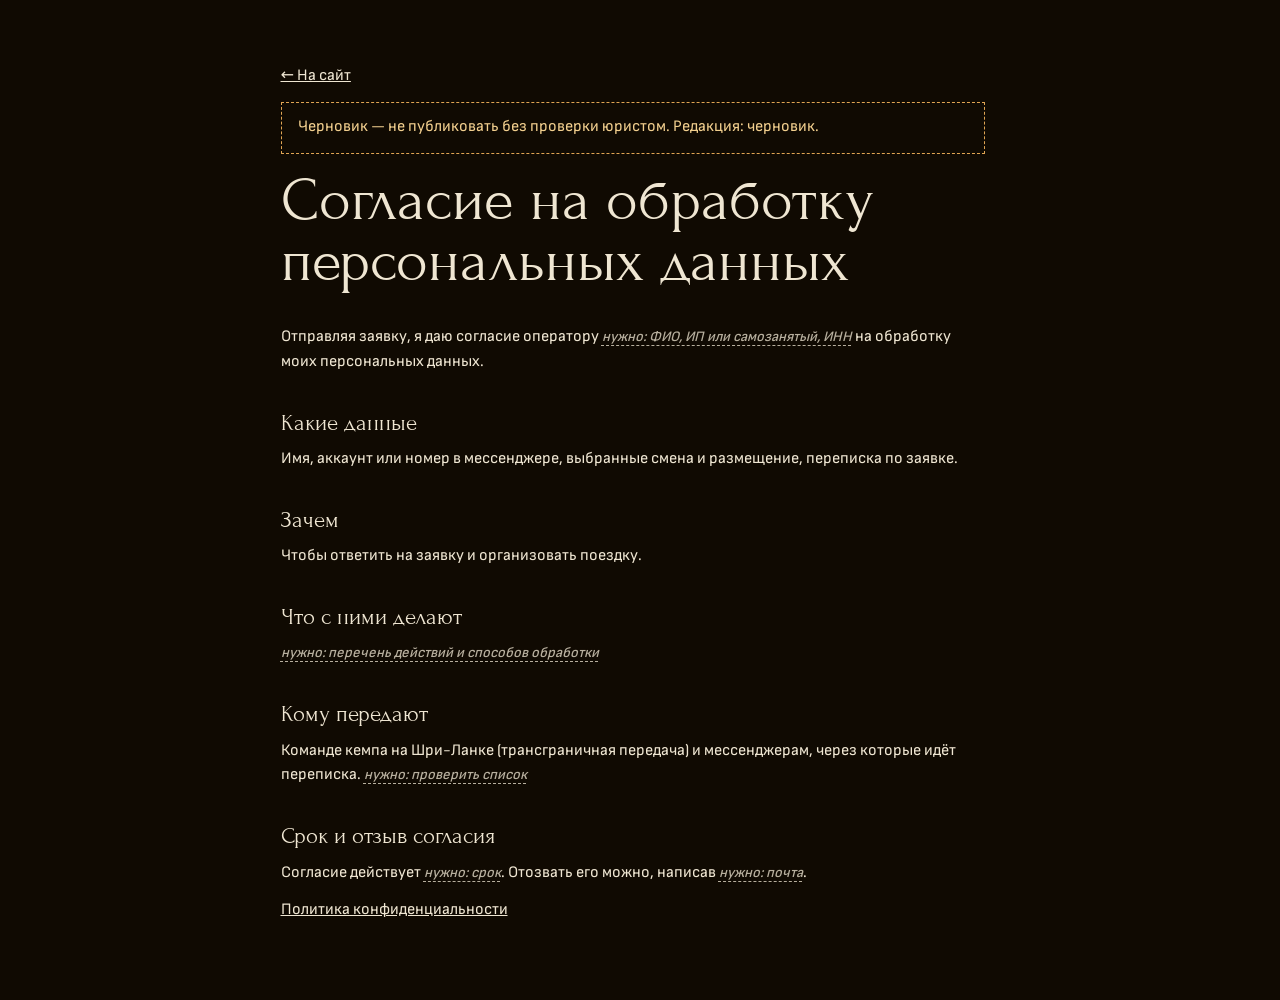
<file: consent/index.html>
<!DOCTYPE html><html lang="ru"><head><meta charset="utf-8"><meta name="viewport" content="width=device-width, initial-scale=1, viewport-fit=cover"><link rel="icon" href="/favicon.svg" type="image/svg+xml"><title>Согласие на обработку персональных данных</title><meta name="robots" content="noindex, nofollow"><link rel="stylesheet" href="/_astro/Todo.CZmi_HE7.css"><style>.doc{max-width:44rem;padding:clamp(2rem, 6vw, 4rem) var(--gutter);margin-inline:auto}.doc h1{font:400 var(--fs-h2)/1 var(--font-display);margin:1rem 0 2rem}.doc h2{font:400 var(--fs-h4)/var(--lh-h4) var(--font-display);margin:2.2rem 0 .6rem}.doc p{margin:0 0 .8rem}.doc-draft{border:1px dashed var(--sun-400);color:var(--sun-200);padding:.8rem 1rem}
</style></head><body><main class="doc"><p><a href="/#contacts">← На сайт</a></p><p class="doc-draft">Черновик — не публиковать без проверки юристом. Редакция: черновик.</p><h1>Согласие на обработку персональных данных</h1><p>Отправляя заявку, я даю согласие оператору <span class="todo">нужно: ФИО, ИП или самозанятый, ИНН</span> на обработку моих персональных данных.</p><h2>Какие данные</h2><p>Имя, аккаунт или номер в мессенджере, выбранные смена и размещение, переписка по заявке.</p><h2>Зачем</h2><p>Чтобы ответить на заявку и организовать поездку.</p><h2>Что с ними делают</h2><p><span class="todo">нужно: перечень действий и способов обработки</span></p><h2>Кому передают</h2><p>Команде кемпа на Шри-Ланке (трансграничная передача) и мессенджерам, через которые идёт переписка. <span class="todo">нужно: проверить список</span></p><h2>Срок и отзыв согласия</h2><p>Согласие действует <span class="todo">нужно: срок</span>. Отозвать его можно, написав <span class="todo">нужно: почта</span>.</p><p><a href="/privacy">Политика конфиденциальности</a></p></main></body></html>
</file>
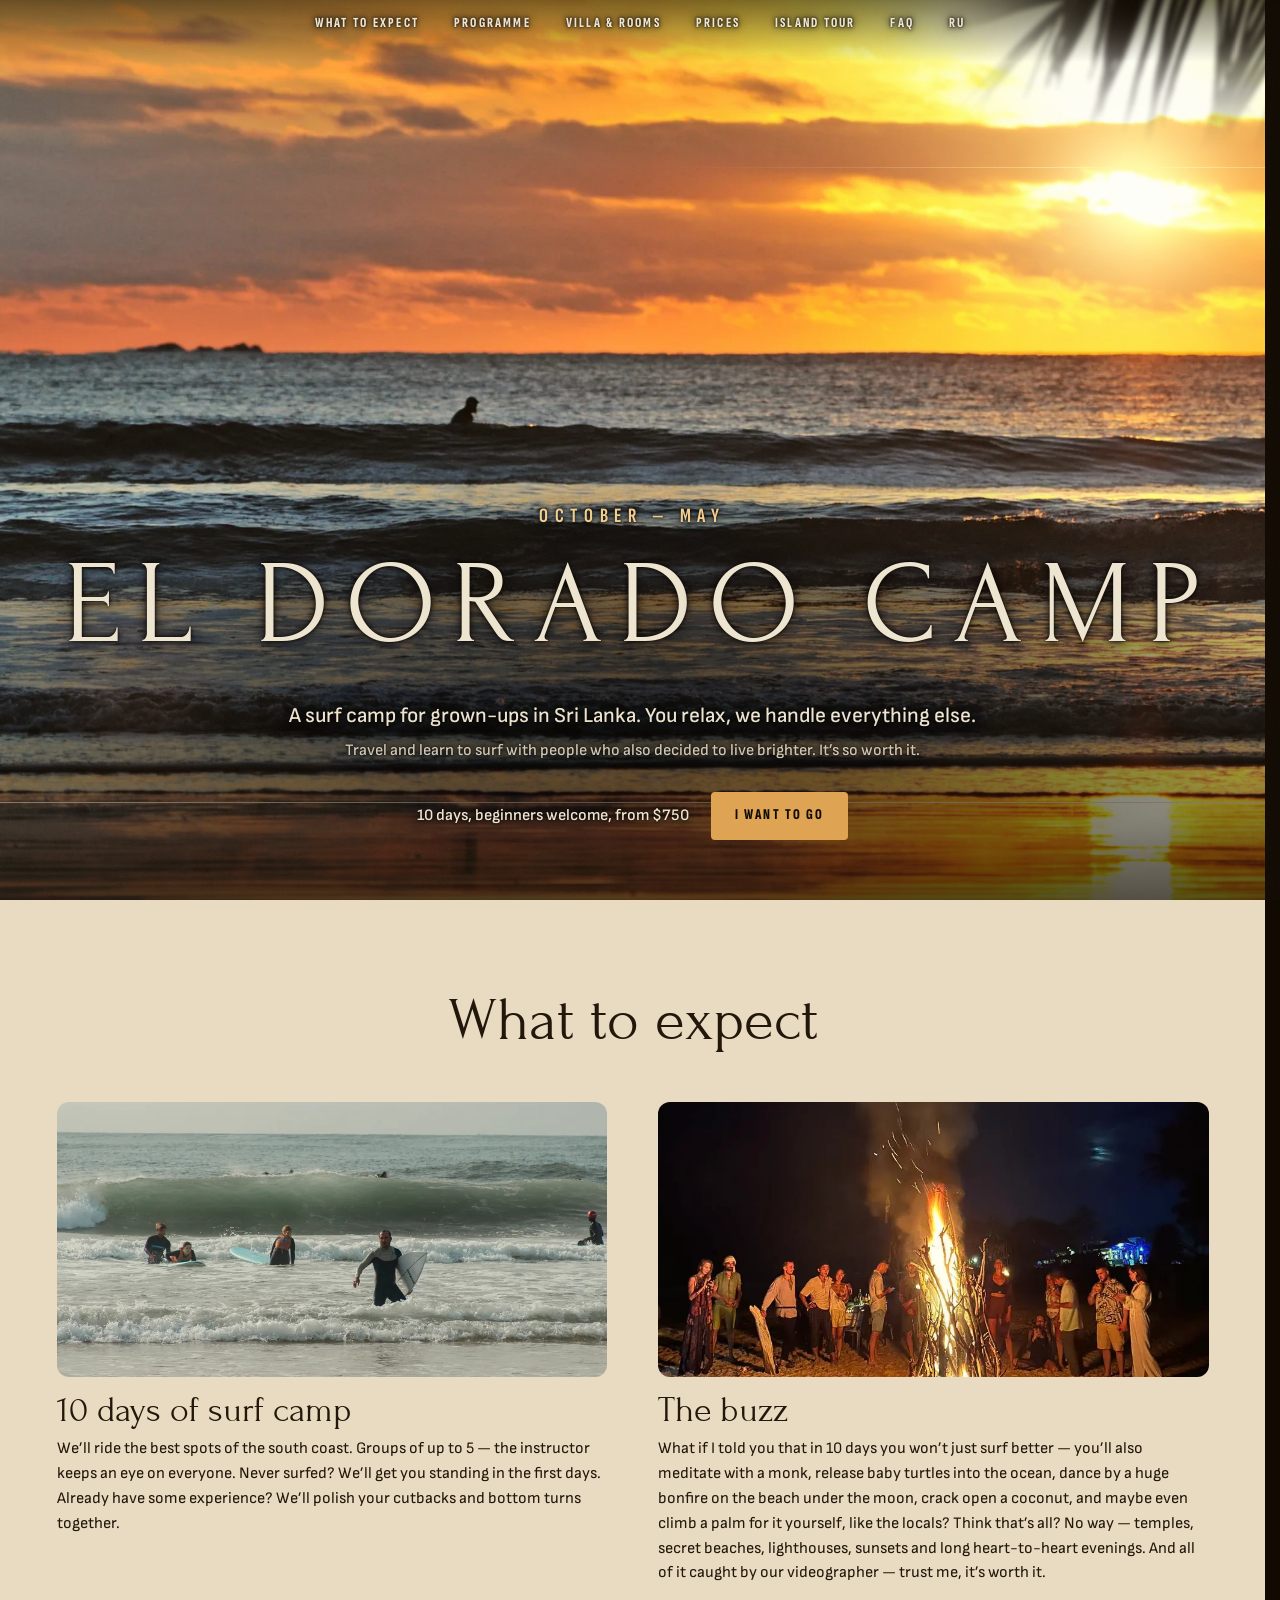
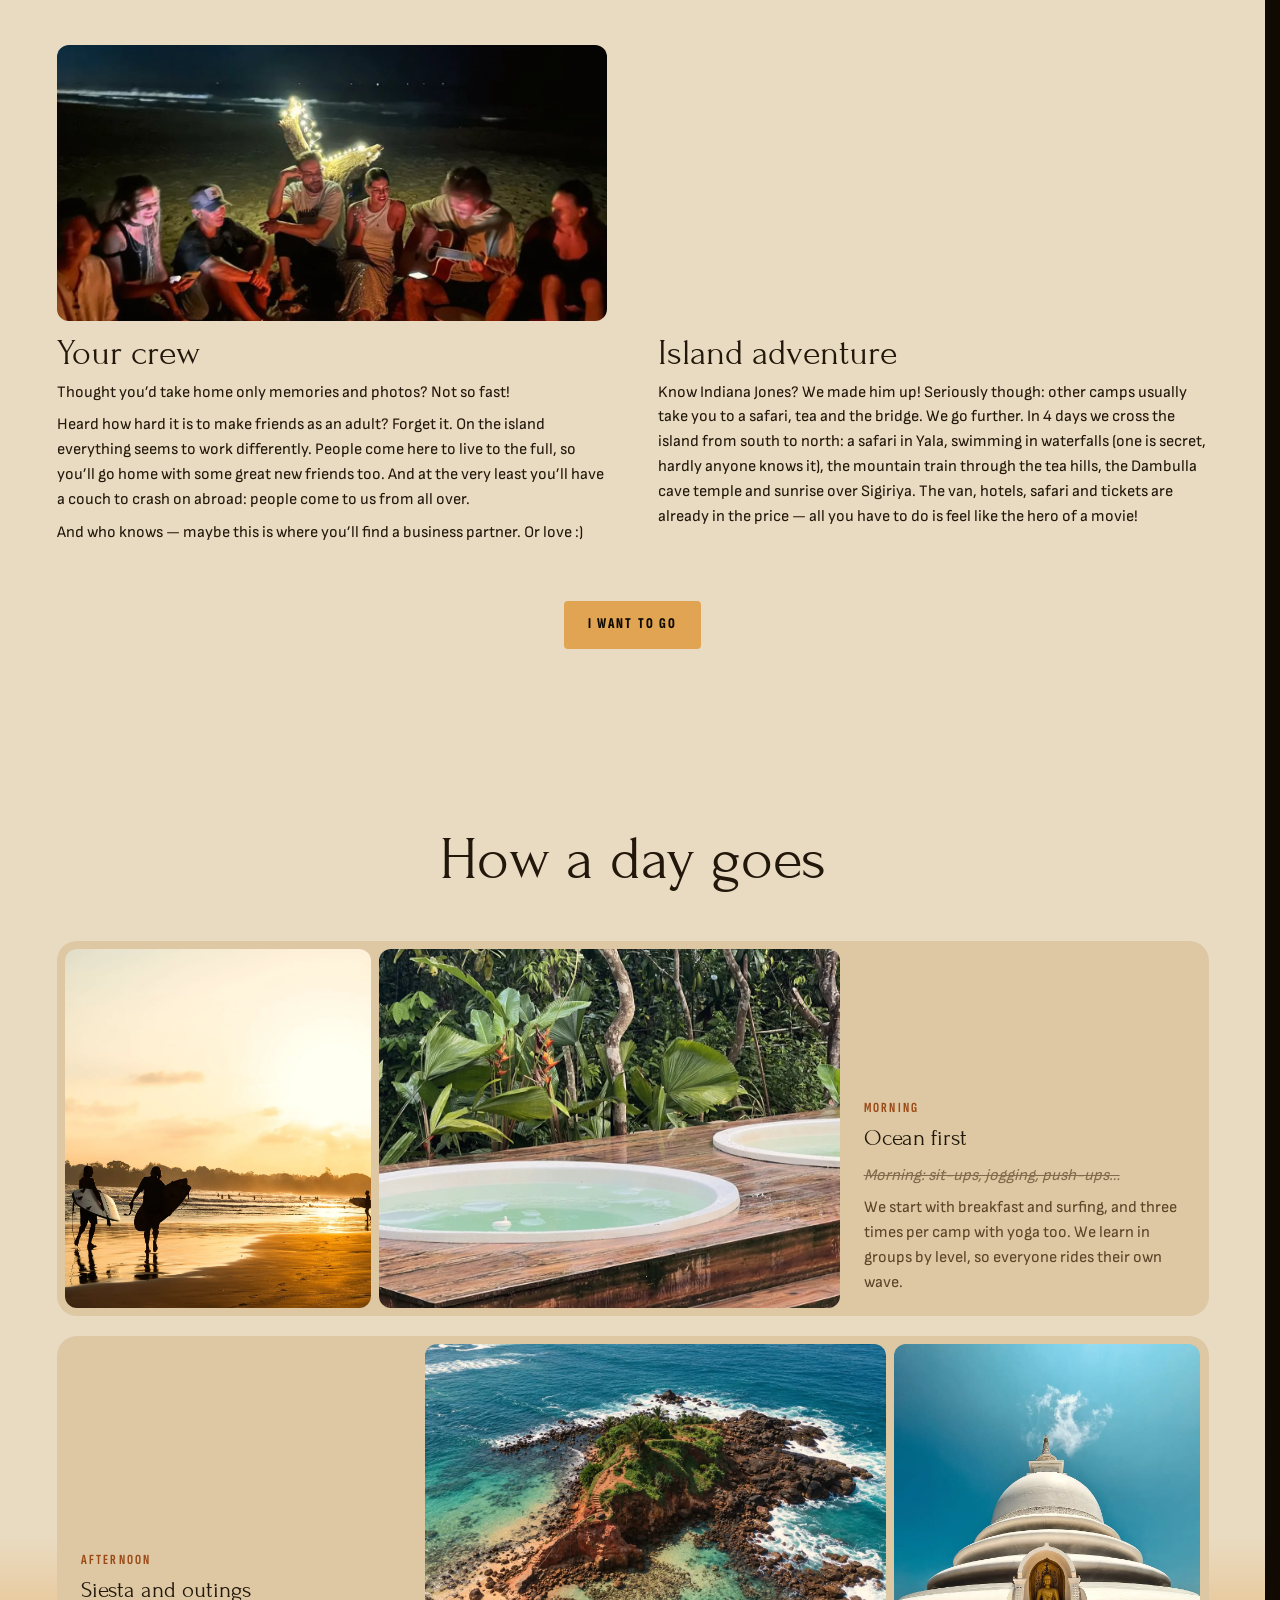
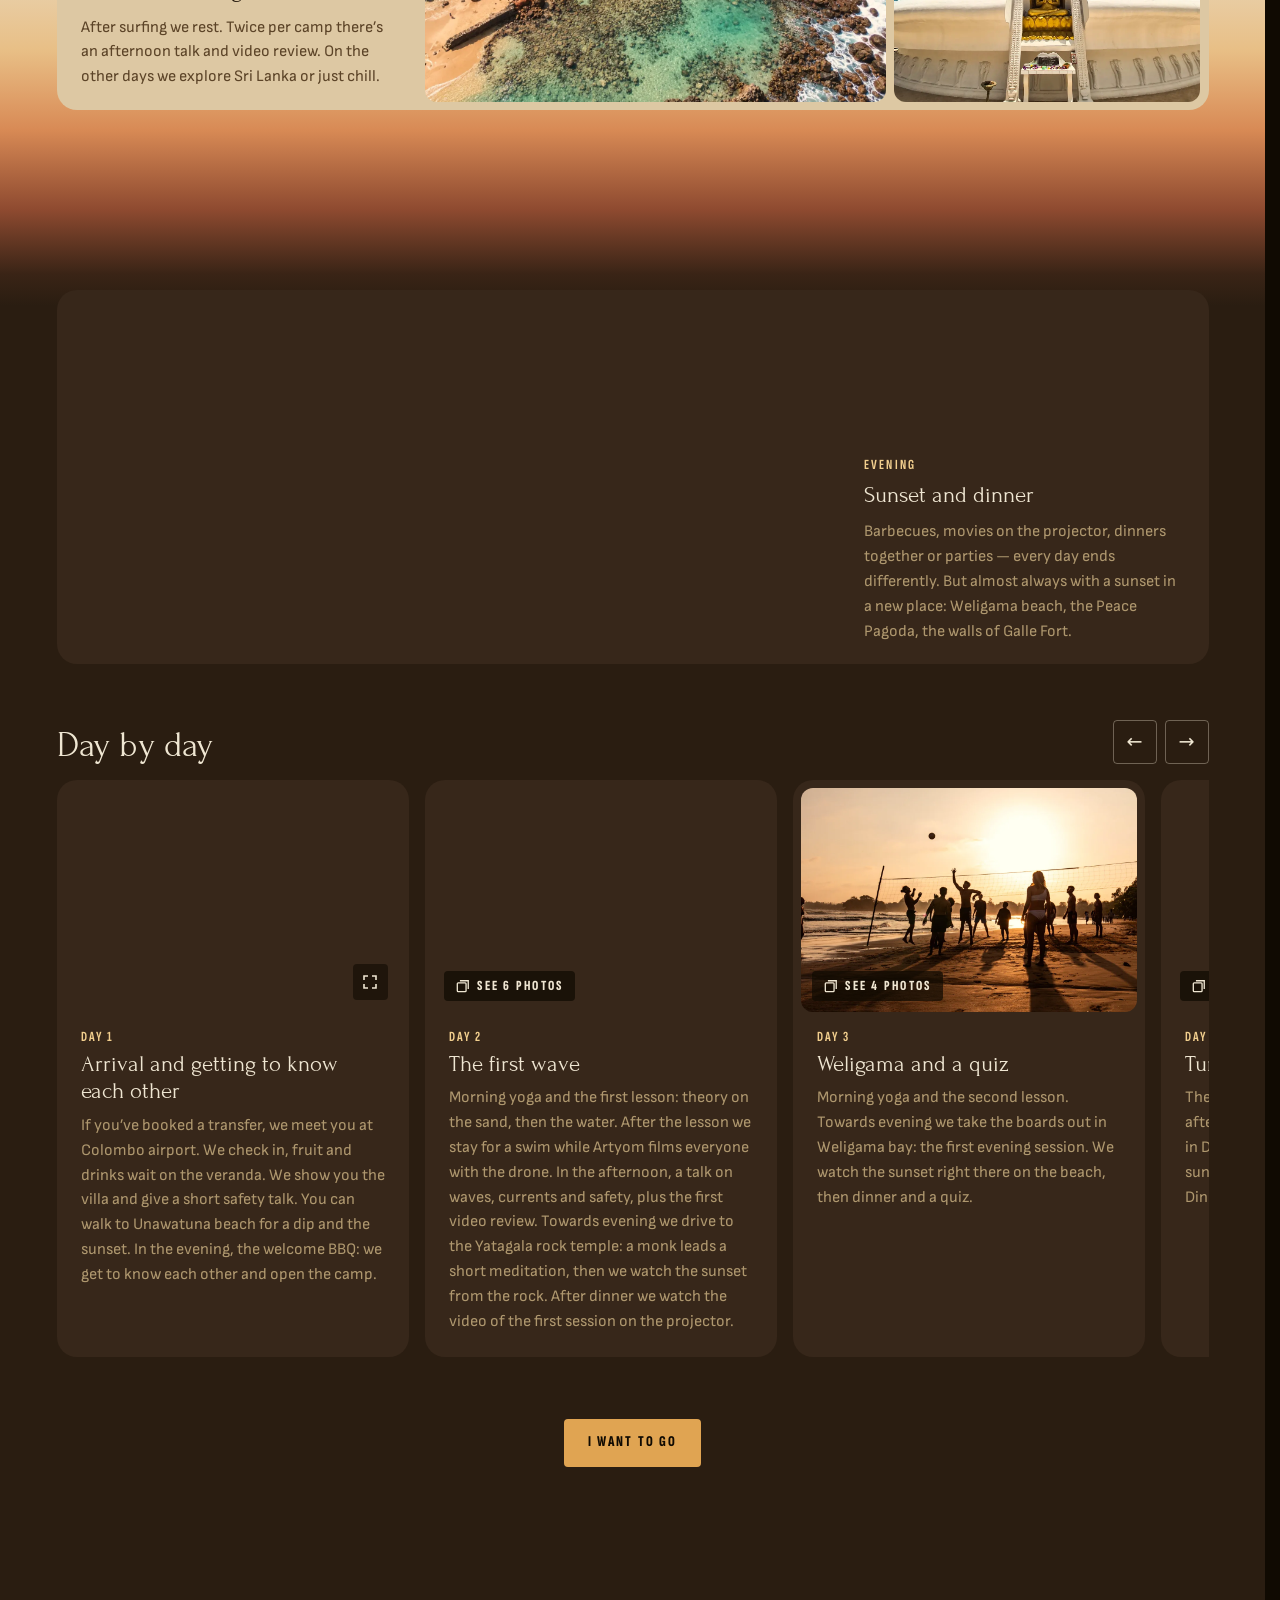
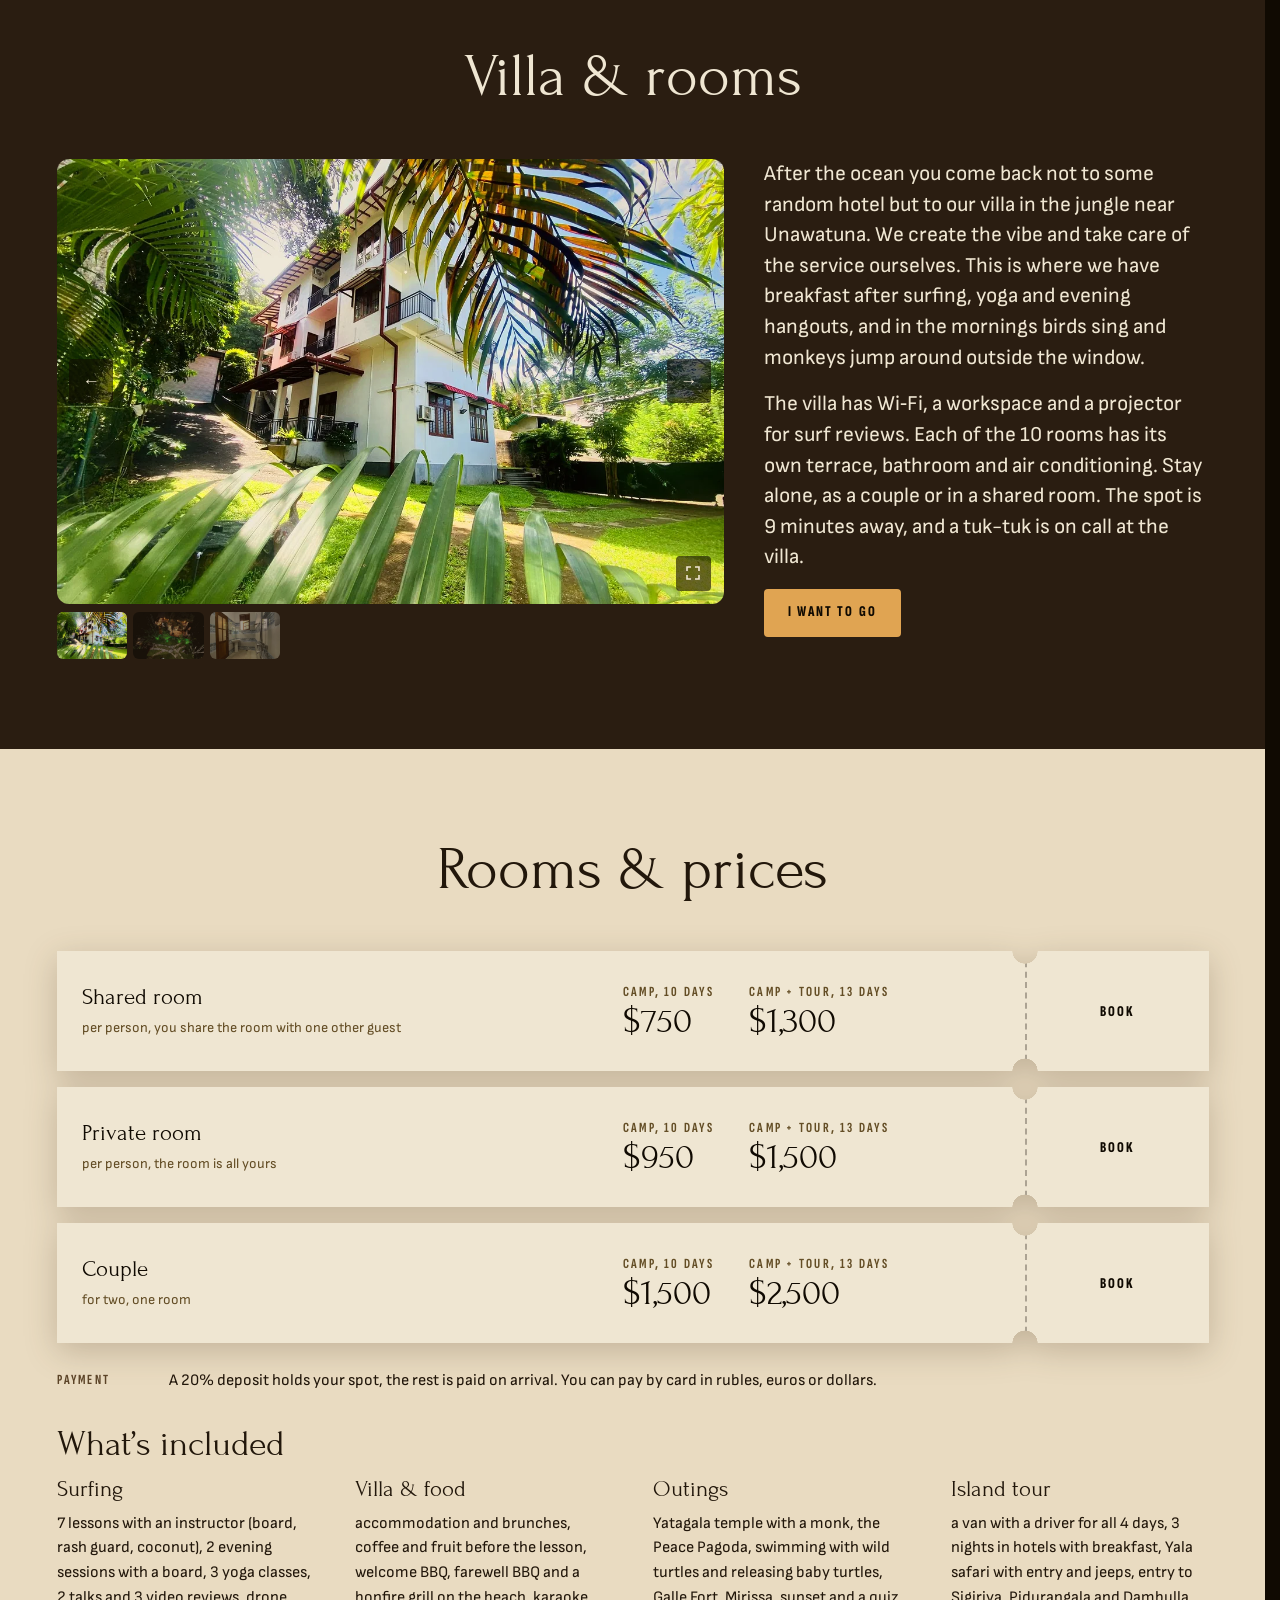
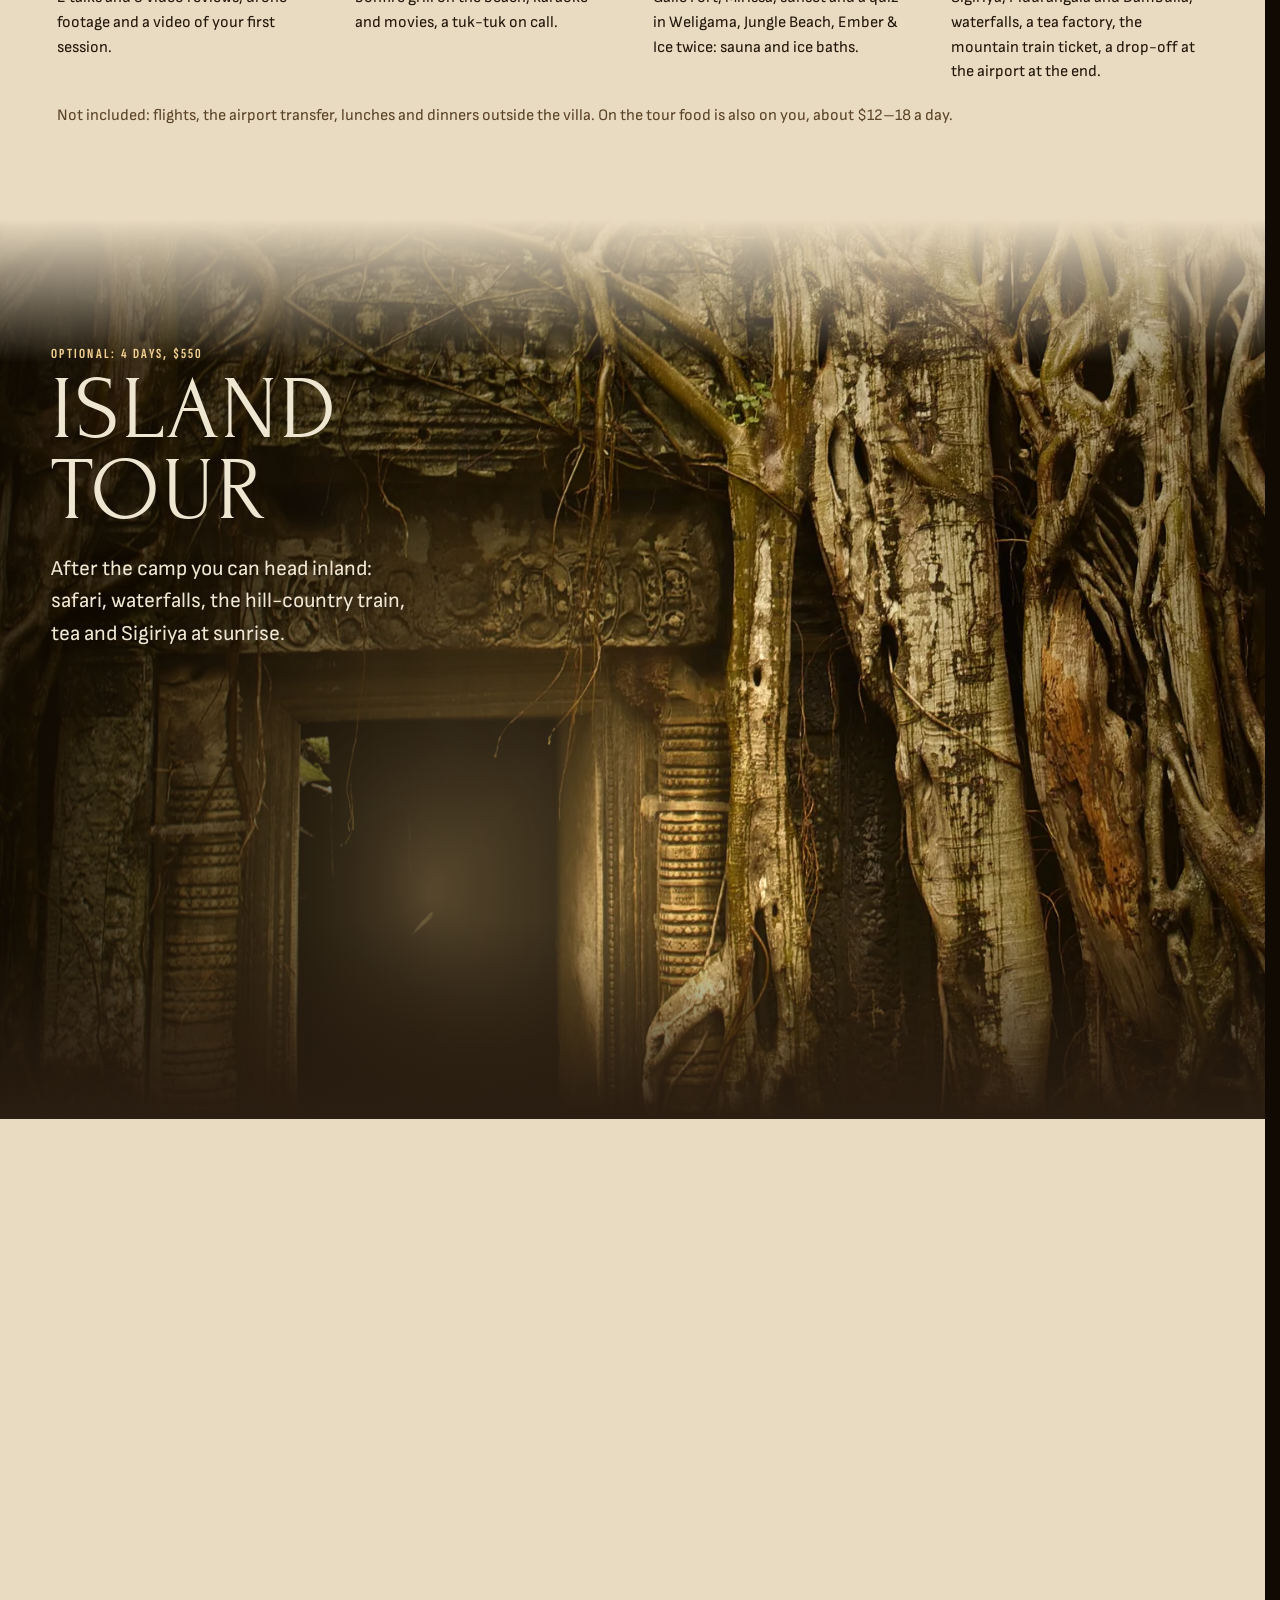
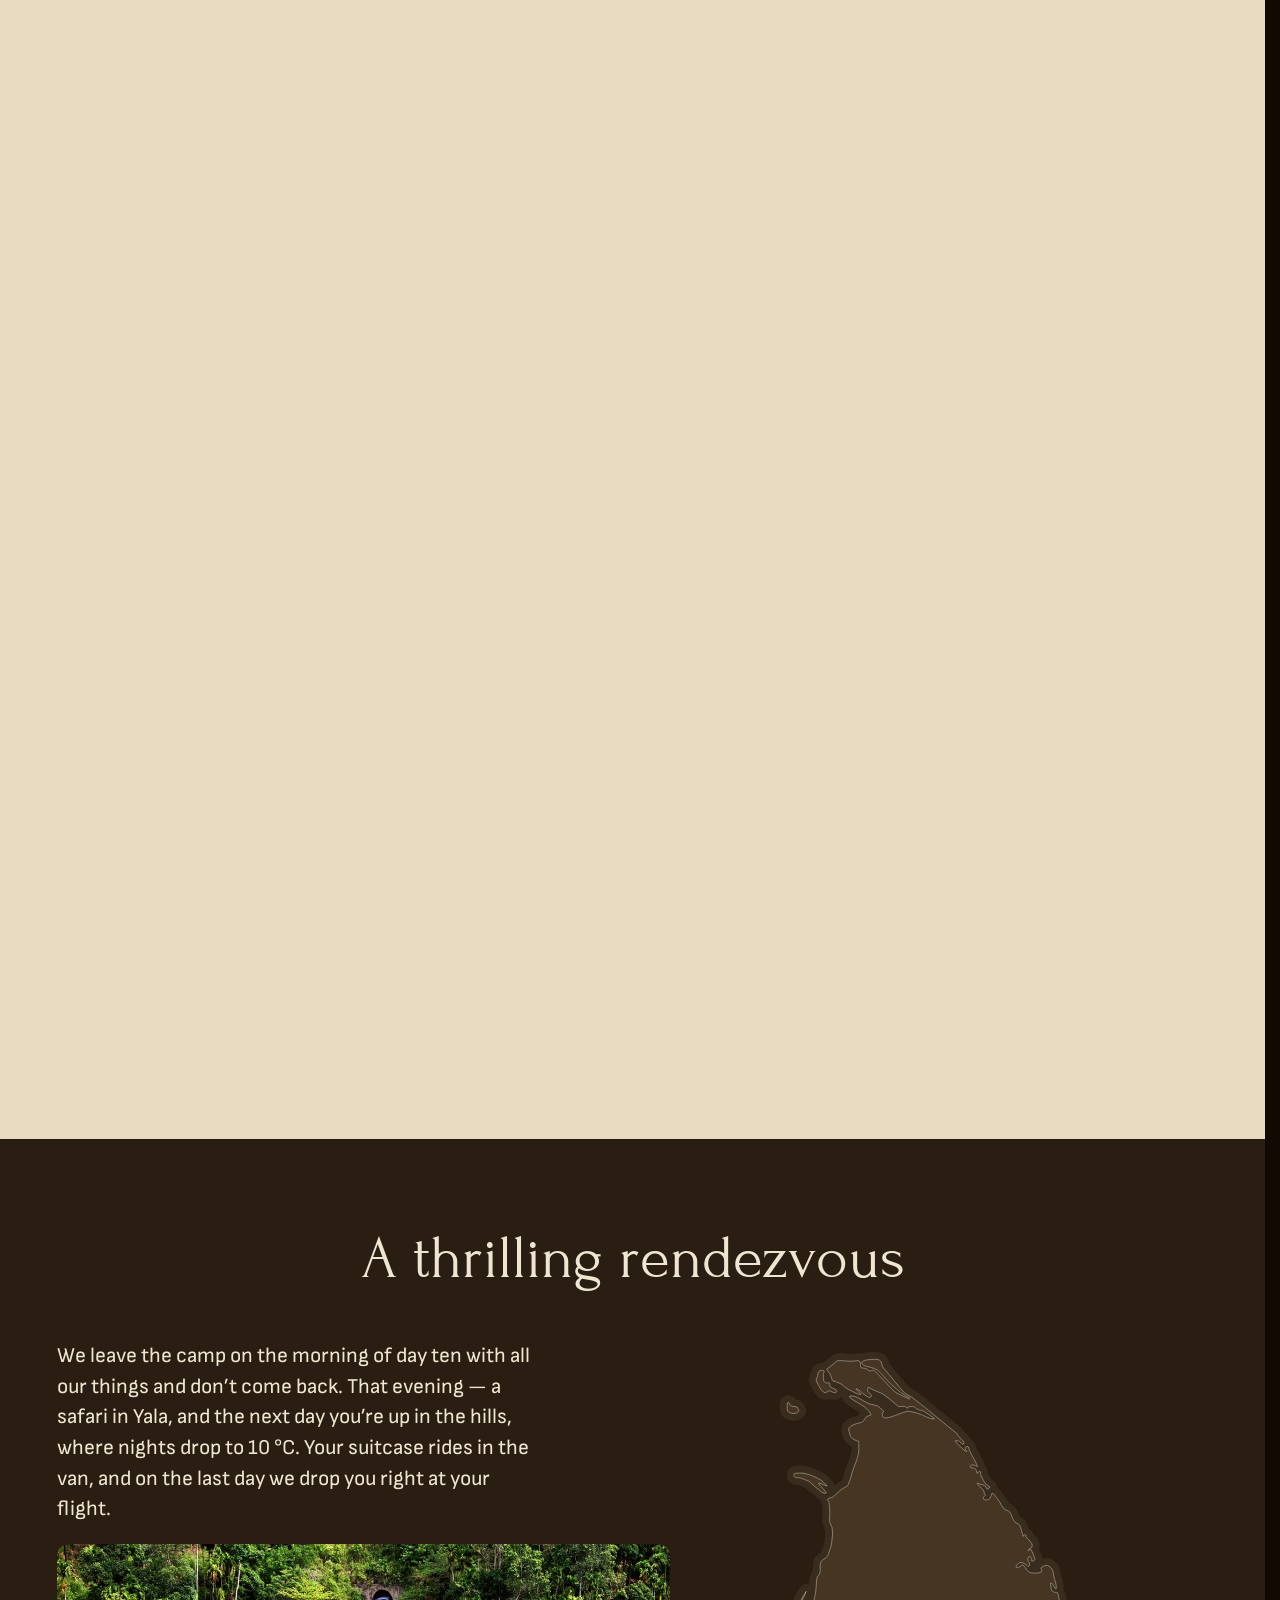
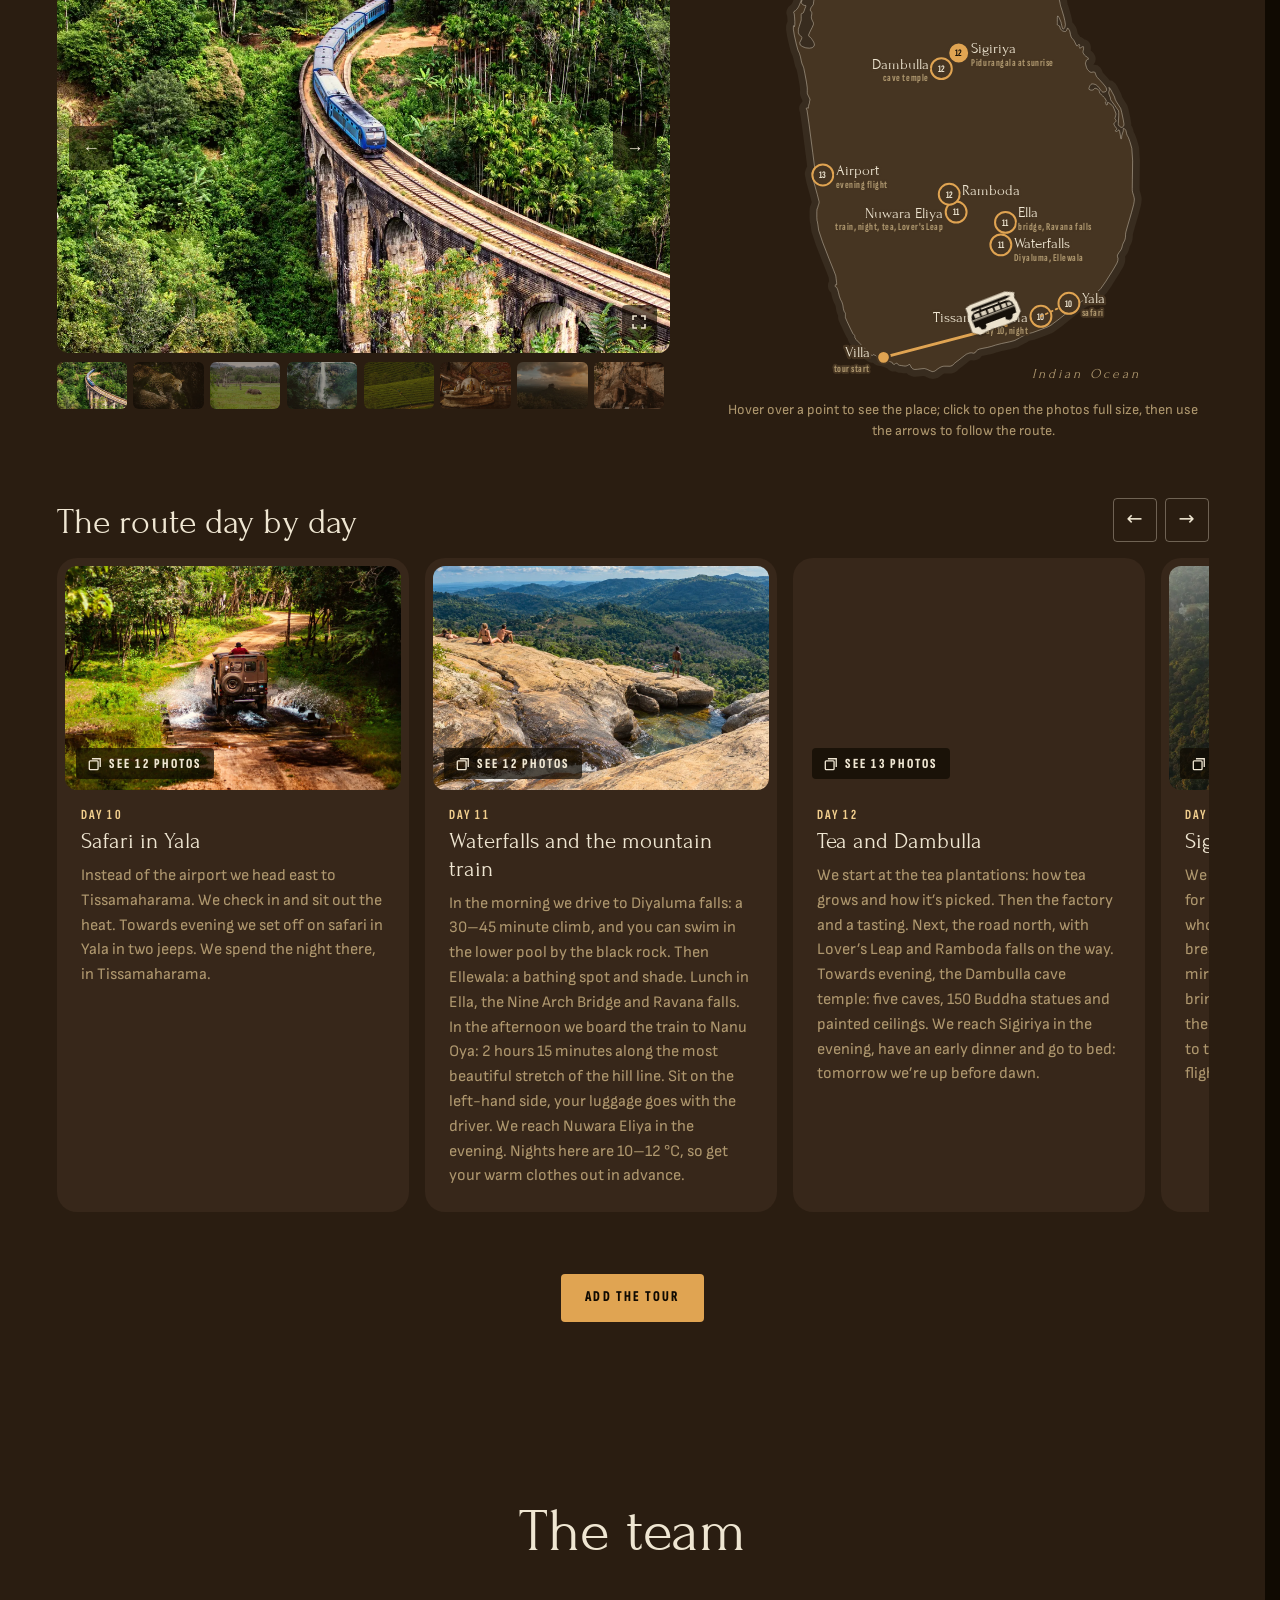
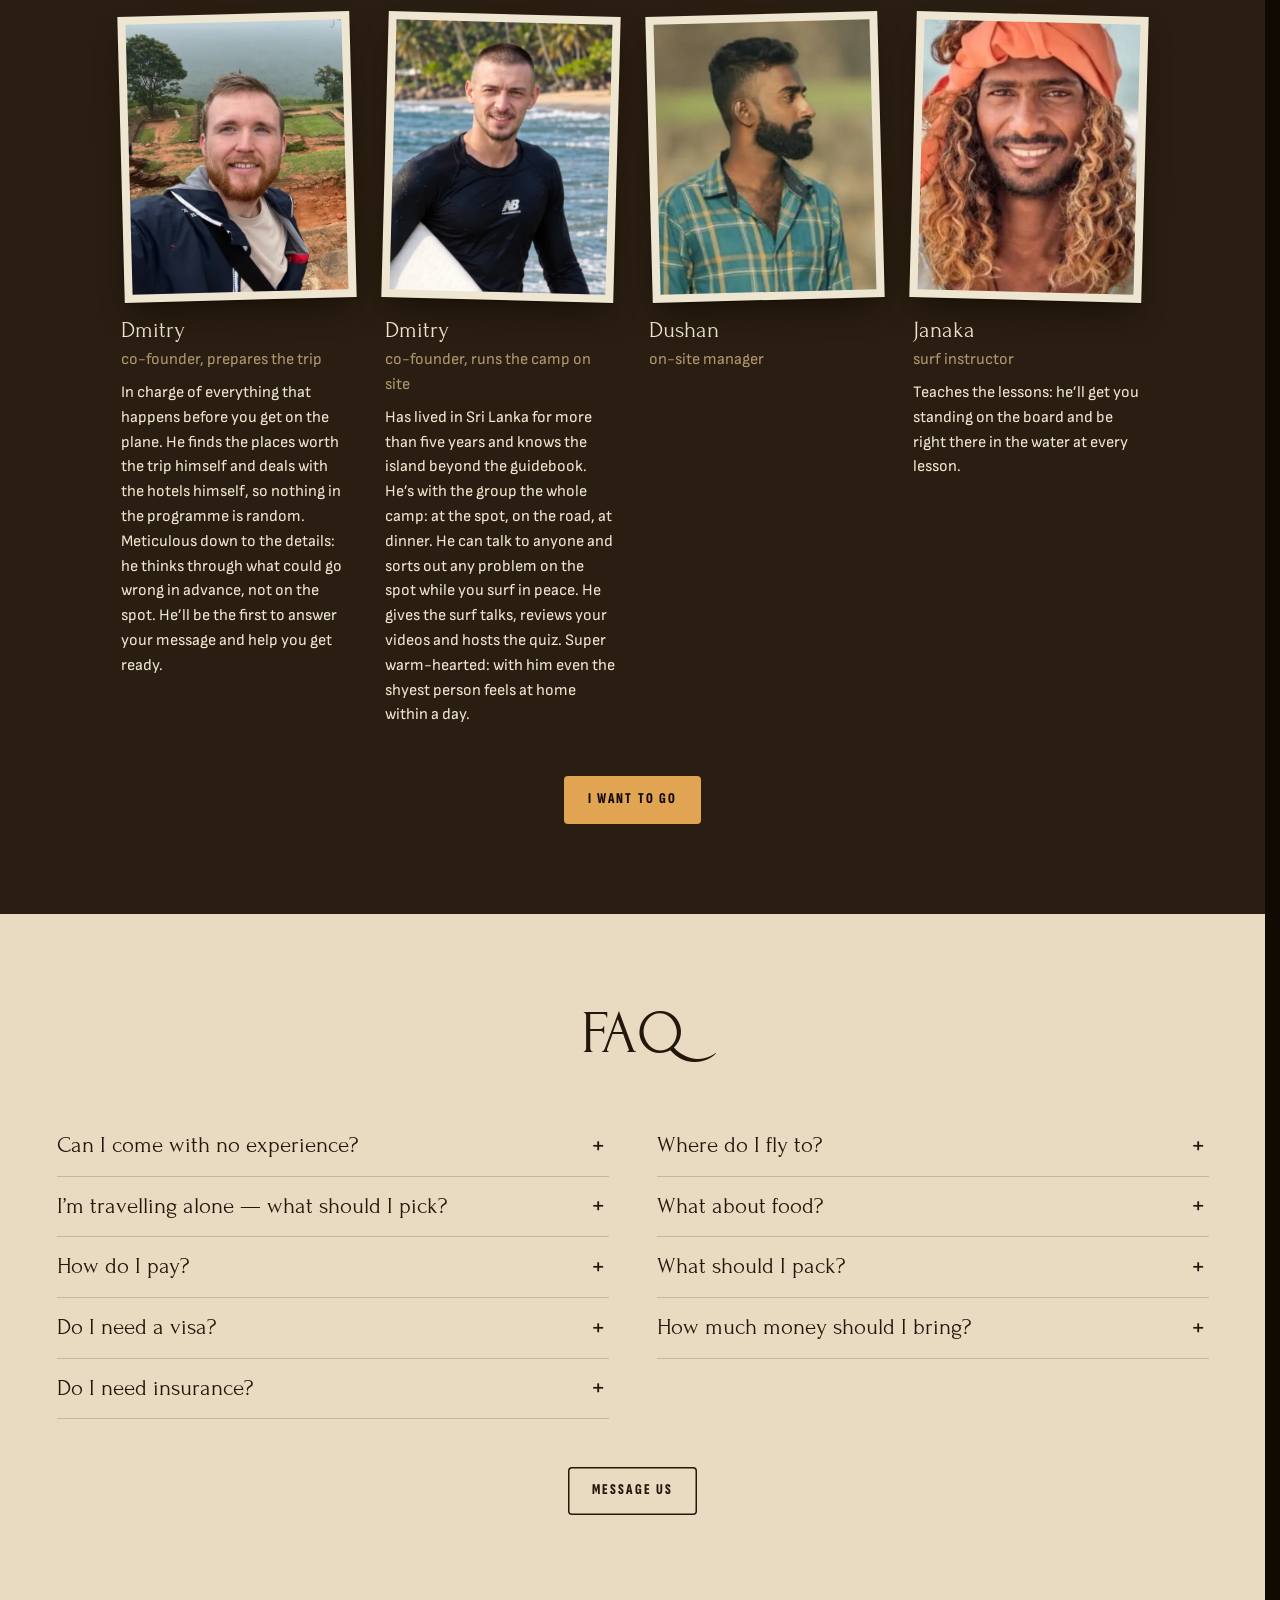
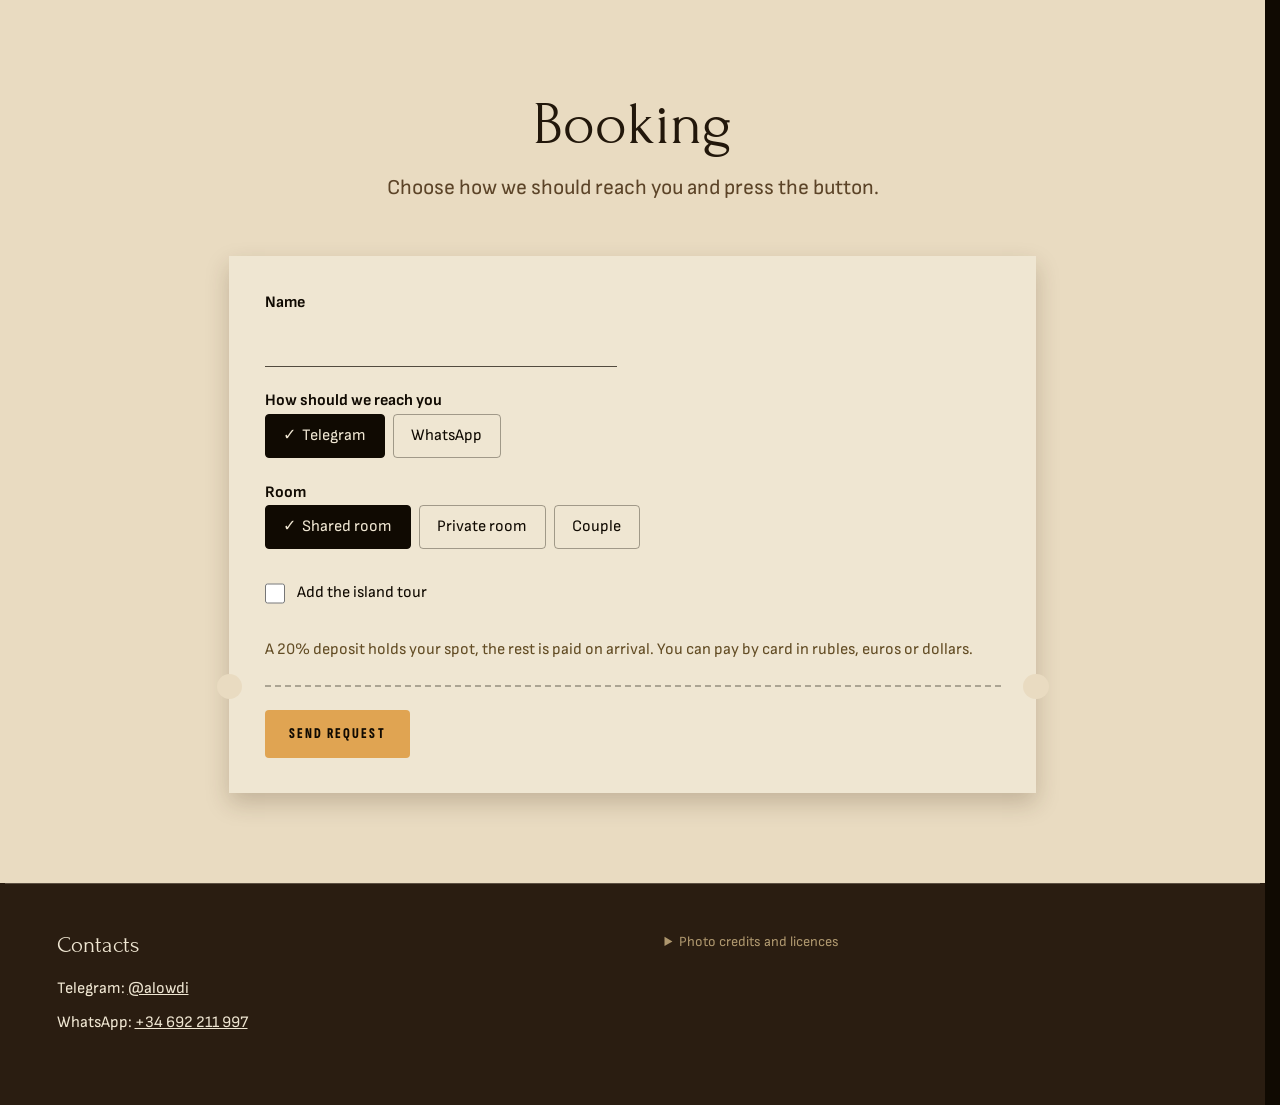
<file: en/index.html>
<!DOCTYPE html><html lang="en"><head><meta charset="utf-8"><meta name="viewport" content="width=device-width, initial-scale=1, viewport-fit=cover"><link rel="icon" href="/favicon.svg" type="image/svg+xml"><title>El Dorado Camp — surf camp in the south of Sri Lanka</title><meta name="description" content="Surf camp near Unawatuna: 10 days, 7 lessons with an instructor, beginners welcome. From $750."><link rel="preload" as="image" href="/scenes/ocean/sky.webp" media="not all and (max-aspect-ratio: 3/4)" fetchpriority="high"><link rel="preload" as="image" href="/scenes/ocean/sky-p.webp" media="(max-aspect-ratio: 3/4)" fetchpriority="high"><script>
      // before first paint: JS on, start at the top, motion preference, first-visit intro
      (function (r) {
        r.classList.add("js");
        history.scrollRestoration = "manual"; if (!location.hash) scrollTo(0, 0);
        // the switch wins over the OS setting both ways: "off" stills a moving page, "on" brings motion back
        try { var m = localStorage.getItem("motion"); if (m === "off" || m === "on") r.dataset.motion = m; } catch (e) {}
        var still = r.dataset.motion === "off" || (r.dataset.motion !== "on" && matchMedia("(prefers-reduced-motion: reduce)").matches);
        try { if (!still && !location.hash && !sessionStorage.getItem("intro-seen")) r.classList.add("intro"); } catch (e) {}
        // ?draft: the client sees what is still missing («нужно: …»); visitors never do (global.css)
        if (/[?&]draft\b/.test(location.search)) r.classList.add("draft");
      })(document.documentElement);
    </script><link rel="stylesheet" href="/_astro/Todo.CZmi_HE7.css"><link rel="stylesheet" href="/_astro/_..CQALiEZD.css"></head><body><button class="motion-toggle motion-skip" type="button" data-on="Motion: on" data-off="Motion: off">Motion: on</button><main><!-- quick links: on the sand of the first screen, docked at the top once the ocean leaves (engine.ts) --><nav class="hero-links" aria-label="Sections" data-intro><a href="#brief">What to expect</a><a href="#program">Programme</a><a href="#house">Villa &amp; rooms</a><a href="#prices">Prices</a><a href="#tour-act" data-until="#tour">Island tour</a><a href="#faq">FAQ</a><a href="/" hreflang="ru" aria-label="Русский">RU</a></nav><!-- wide screens: the apply button rides in the docked links bar (shown by .docked, engine.ts) --><a class="btn dock-cta" href="#booking">I want to go</a><!-- phone only: pinned apply button between the first screen and the form (engine.ts toggles .shown) --><a class="btn apply-bar" href="#booking"><span>I want to go</span> <span class="apply-bar-price">from $750</span></a><a class="tg" href="https://t.me/alowdi?text=Hi!%20I%E2%80%99m%20writing%20from%20the%20surf%20camp%20website%2C%20I%E2%80%99d%20like%20to%20ask%3A%20" target="_blank" rel="noopener" aria-label="Message us on Telegram"><!-- the Telegram mark (Simple Icons, CC0): with the word beside it, not Instagram's bare «share» plane --><svg viewBox="0 0 24 24" aria-hidden="true"><path fill="currentColor" d="M11.944 0A12 12 0 0 0 0 12a12 12 0 0 0 12 12 12 12 0 0 0 12-12A12 12 0 0 0 12 0a12 12 0 0 0-.056 0zm4.962 7.224c.1-.002.321.023.465.14a.506.506 0 0 1 .171.325c.016.093.036.306.02.472-.18 1.898-.962 6.502-1.36 8.627-.168.9-.499 1.201-.82 1.23-.696.065-1.225-.46-1.9-.902-1.056-.693-1.653-1.124-2.678-1.8-1.185-.78-.417-1.21.258-1.91.177-.184 3.247-2.977 3.307-3.23.007-.032.014-.15-.056-.212s-.174-.041-.249-.024c-.106.024-1.793 1.14-5.061 3.345-.48.33-.913.49-1.302.48-.428-.008-1.252-.241-1.865-.44-.752-.245-1.349-.374-1.297-.789.027-.216.325-.437.893-.663 3.498-1.524 5.83-2.529 6.998-3.014 3.332-1.386 4.025-1.627 4.476-1.635z"></path></svg><span class="tg-t">Telegram</span></a><!-- the wave under the links: a paper surfer (cut like the map's van) rides it as the page scrolls — on the crests
           and in the troughs (engine.ts), the wave behind him gold — the whole site is one ride (task 19, the client 27.09) --><div class="road" aria-hidden="true"><svg class="road-surfer" viewBox="-21 -24 43 27.5"><path class="ride-cut" d="M-20 0.2 L-19.4 -3 L-9.6 -5.2 L-8 -9.4 L-7.4 -19.4 L0.6 -18.6 L2.8 -21.4 L6.4 -22.8 L9.4 -20.6 L9.2 -16.8 L14 -14.4 L13.4 -10.4 L9.8 -9.8 L10.4 -7.6 L20.8 -7.8 L20.4 -3.6 L12 -0.6 L-11.6 2.6 Z"></path><path class="ride-sil" d="M-17.5 -0.3 L-13 -2.4 L10 -5.3 L18.6 -5.6 L11 -3 L-12 0.7 Z M-5.7 -2.5 L-2.4 -6.5 L-4.0 -7.9 L-7.3 -3.9 Z M-2.5 -6.4 L1.1 -9.2 L-0.7 -11.2 L-3.9 -8.0 Z M6.6 -4.3 L8.2 -8.2 L6.2 -9.0 L4.6 -5.1 Z M7.4 -9.6 L0.5 -11.5 L-0.1 -8.9 L7.0 -7.6 Z M1.5 -9.2 L5.4 -14.5 L3.0 -16.3 L-1.1 -11.2 Z M4.3 -14.2 L11.2 -11.7 L11.6 -12.9 L4.9 -15.6 Z M3.6 -16.0 L-4.7 -17.5 L-4.9 -16.3 L3.2 -14.4 Z M8.4 -17.5 L7.4 -16.2 L5.8 -16.1 L4.5 -17.1 L4.4 -18.7 L5.4 -20.0 L7.0 -20.1 L8.3 -19.1 Z"></path></svg></div><!-- after the dock button: `.hero-links.docked + .dock-cta` needs them adjacent. A phone: the six links don't fit a row (27.09) — the camp's name and «Меню», the links in a sheet (native popover) --><div class="phone-bar"><a class="phone-bar-name" href="#">El Dorado Camp</a><button class="phone-bar-menu" type="button" popovertarget="menu">Menu</button></div><nav class="menu" id="menu" popover aria-label="Sections"><button class="menu-close" type="button" popovertarget="menu" popovertargetaction="hide">Close</button><a href="#brief">What to expect</a><a href="#program">Programme</a><a href="#house">Villa &amp; rooms</a><a href="#prices">Prices</a><a href="#tour-act">Island tour</a><a href="#faq">FAQ</a><a href="/">Русский</a><a class="btn" href="#booking">I want to go</a></nav><div class="act act--ocean"><div class="stage"><section class="scene scene--ocean" data-hold="0.2" data-focus="40% 42%" data-focus-portrait="25% 45%" data-exit="flyUp" style="z-index:1"><picture><source media="(max-aspect-ratio: 3/4)" srcset="/scenes/ocean/sky-p.webp"><img class="plane" src="/scenes/ocean/sky.webp" alt width="2112" height="1188" data-depth="0.04" loading="eager" decoding="async" fetchpriority="high"></picture><picture><source media="(max-aspect-ratio: 3/4)" srcset="/scenes/ocean/sun-p.webp"><img class="plane blend-screen" src="/scenes/ocean/sun.webp" alt width="2112" height="1188" data-depth="0.04" data-idle="pulse" loading="eager" decoding="async" fetchpriority="high"></picture><picture><source media="(max-aspect-ratio: 3/4)" srcset="/scenes/ocean/far-p.webp"><img class="plane" src="/scenes/ocean/far.webp" alt="Sunset over the ocean, a surfer waiting for a wave" width="2112" height="1188" data-depth="0.16" loading="eager" decoding="async" fetchpriority="high"></picture><picture><source media="(max-aspect-ratio: 3/4)" srcset="/scenes/ocean/near-p.webp"><img class="plane" src="/scenes/ocean/near.webp" alt width="2112" height="1188" data-depth="0.32" loading="eager" decoding="async" fetchpriority="high"></picture><picture><source media="(max-aspect-ratio: 3/4)" srcset="/scenes/ocean/shore-p.webp"><img class="plane" src="/scenes/ocean/shore.webp" alt width="2112" height="1188" data-depth="0.55" loading="eager" decoding="async" fetchpriority="high"></picture><div class="slot" data-depth="0.14"><div class="hero-shade" aria-hidden="true"></div><div class="hero-title"><div class="hero-scrim" aria-hidden="true" data-intro></div><div class="hero-poster"><p class="hero-season" data-intro>October — May</p><!-- letters rise one by one (intro.ts); a word never breaks inside, the line wraps between words --><h1 class="hero-name" aria-label="El Dorado Camp"><span class="w" aria-hidden="true"><span class="ch">E</span><span class="ch">l</span></span> <span class="w" aria-hidden="true"><span class="ch">D</span><span class="ch">o</span><span class="ch">r</span><span class="ch">a</span><span class="ch">d</span><span class="ch">o</span></span> <span class="w" aria-hidden="true"><span class="ch">C</span><span class="ch">a</span><span class="ch">m</span><span class="ch">p</span></span></h1></div><!-- one axis with the name (27.09: text at the sides and in the middle at once looked strange): the offer, then the
       feeling a size down, then the facts and the button side by side --><p class="hero-line" data-intro>A surf camp for grown-ups in Sri Lanka. You relax, we handle everything else.</p><p class="hero-line hero-line-2" data-intro>Travel and learn to surf with people who also decided to live brighter. It’s so worth it.</p><div class="hero-act" data-intro><p class="hero-facts">10 days, beginners welcome, from $750</p><a class="btn hero-cta" href="#booking">I want to go</a></div></div></div><picture><source media="(max-aspect-ratio: 3/4)" srcset="/scenes/ocean/front-p.webp"><img class="plane" src="/scenes/ocean/front.webp" alt width="2112" height="1188" data-depth="1.3" data-idle="sway" data-anchored="true" loading="eager" decoding="async" fetchpriority="high"></picture></section></div></div><div class="page"><section class="section" id="brief" aria-labelledby="brief-title"><header class="section-head"><h2 id="brief-title">What to expect</h2></header><div class="spread" data-zoom-group><article class="spread-item"><button type="button" class="zoom spread-photo" data-zoom="/photos/day2-2.webp" data-full="/photos/day2-2-full.webp" data-caption="10 days of surf camp" aria-label="Open photo: 10 days of surf camp"><img src="/clips/day2-2.webp" alt="" width="1200" height="800" loading="lazy" decoding="async" draggable="false" style="false"><video class="clip" src="/clips/day2-2.mp4" data-photo="/photos/day2-2.webp" muted playsinline preload="none" aria-hidden="true" tabindex="-1"></video></button><h3>10 days of surf camp</h3><p>We’ll ride the best spots of the south coast. Groups of up to 5 — the instructor keeps an eye on everyone. Never surfed? We’ll get you standing in the first days. Already have some experience? We’ll polish your cutbacks and bottom turns together.</p></article><article class="spread-item"><button type="button" class="zoom spread-photo" data-zoom="/photos/day7-2.webp" data-full="/photos/day7-2-full.webp" data-caption="The buzz" aria-label="Open photo: The buzz"><img src="/photos/day7-2-full.webp" alt="" width="1200" height="800" loading="lazy" decoding="async" draggable="false" style="object-position: 50% 75%"></button><h3>The buzz</h3><p>What if I told you that in 10 days you won’t just surf better — you’ll also meditate with a monk, release baby turtles into the ocean, dance by a huge bonfire on the beach under the moon, crack open a coconut, and maybe even climb a palm for it yourself, like the locals? Think that’s all? No way — temples, secret beaches, lighthouses, sunsets and long heart-to-heart evenings. And all of it caught by our videographer — trust me, it’s worth it.</p></article><article class="spread-item"><button type="button" class="zoom spread-photo" data-zoom="/photos/day7-4.webp" data-full="/photos/day7-4-full.webp" data-caption="Your crew" aria-label="Open photo: Your crew"><img src="/clips/day7-4.webp" alt="" width="1200" height="800" loading="lazy" decoding="async" draggable="false" style="false"><video class="clip" src="/clips/day7-4.mp4" data-photo="/photos/day7-4.webp" muted playsinline preload="none" aria-hidden="true" tabindex="-1"></video></button><h3>Your crew</h3><p>Thought you’d take home only memories and photos? Not so fast!</p><p>Heard how hard it is to make friends as an adult? Forget it. On the island everything seems to work differently. People come here to live to the full, so you’ll go home with some great new friends too. And at the very least you’ll have a couch to crash on abroad: people come to us from all over.</p><p>And who knows — maybe this is where you’ll find a business partner. Or love :)</p></article><article class="spread-item"><button type="button" class="zoom spread-photo" data-zoom="/photos/pidurangala-7.webp" data-full="/photos/pidurangala-7-full.webp" data-caption="Island adventure" aria-label="Open photo: Island adventure"><img src="/photos/pidurangala-7-full.webp" alt="" width="1200" height="800" loading="lazy" decoding="async" draggable="false" style="object-position: 50% 55.00000000000001%"></button><h3>Island adventure</h3><p>Know Indiana Jones? We made him up! Seriously though: other camps usually take you to a safari, tea and the bridge. We go further. In 4 days we cross the island from south to north: a safari in Yala, swimming in waterfalls (one is secret, hardly anyone knows it), the mountain train through the tea hills, the Dambulla cave temple and sunrise over Sigiriya. The van, hotels, safari and tickets are already in the price — all you have to do is feel like the hero of a movie!</p></article></div><p class="center section-cta"><a class="btn" href="#booking">I want to go</a></p></section><section class="section" id="program" aria-labelledby="program-title"><header class="section-head"><h2 id="program-title">How a day goes</h2></header><div class="dayparts" data-zoom-group><article class="daypart"><button type="button" class="zoom daypart-photo tall" data-zoom="/photos/day3-3.webp" data-full="/photos/day3-3-full.webp" data-caption="Morning · Ocean first" aria-label="Open photo: Ocean first"><img src="/clips/day3-3.webp" alt="" loading="lazy" decoding="async" draggable="false" style="false"><video class="clip" src="/clips/day3-3.mp4" data-photo="/photos/day3-3.webp" muted playsinline preload="none" aria-hidden="true" tabindex="-1"></video></button><button type="button" class="zoom daypart-photo wide" data-zoom="/photos/day9-1.webp" data-full="/photos/day9-1-full.webp" data-caption="Morning · Ocean first" aria-label="Open photo: Ocean first"><img src="/photos/day9-1-full.webp" alt="" loading="lazy" decoding="async" draggable="false" style="object-position: 50% 60%"></button><div class="daypart-text"><p class="daypart-when">Morning</p><h3>Ocean first</h3><p class="daypart-strike"><s>Morning: sit-ups, jogging, push-ups…</s></p><p>We start with breakfast and surfing, and three times per camp with yoga too. We learn in groups by level, so everyone rides their own wave.</p></div></article><article class="daypart flip"><button type="button" class="zoom daypart-photo tall" data-zoom="/photos/pagoda-1.webp" data-full="/photos/pagoda-1-full.webp" data-caption="Afternoon · Siesta and outings" aria-label="Open photo: Siesta and outings"><img src="/photos/pagoda-1-full.webp" alt="" loading="lazy" decoding="async" draggable="false" style="object-position: 50% 72%"></button><button type="button" class="zoom daypart-photo wide" data-zoom="/photos/day6-3.webp" data-full="/photos/day6-3-full.webp" data-caption="Afternoon · Siesta and outings" aria-label="Open photo: Siesta and outings"><img src="/photos/day6-3-full.webp" alt="" loading="lazy" decoding="async" draggable="false" style="object-position: 100% 50%"></button><div class="daypart-text"><p class="daypart-when">Afternoon</p><h3>Siesta and outings</h3><p>After surfing we rest. Twice per camp there’s an afternoon talk and video review. On the other days we explore Sri Lanka or just chill.</p></div></article><article class="daypart"><button type="button" class="zoom daypart-photo tall" data-zoom="/photos/day6-5.webp" data-full="/photos/day6-5-full.webp" data-caption="Evening · Sunset and dinner" aria-label="Open photo: Sunset and dinner"><img src="/photos/day6-5-full.webp" alt="" loading="lazy" decoding="async" draggable="false" style="object-position: 50% 55.00000000000001%"></button><button type="button" class="zoom daypart-photo wide" data-zoom="/photos/day6-6.webp" data-full="/photos/day6-6-full.webp" data-caption="Evening · Sunset and dinner" aria-label="Open photo: Sunset and dinner"><img src="/photos/day6-6-full.webp" alt="" loading="lazy" decoding="async" draggable="false" style="object-position: 50% 50%"></button><div class="daypart-text"><p class="daypart-when">Evening</p><h3>Sunset and dinner</h3><p>Barbecues, movies on the projector, dinners together or parties — every day ends differently. But almost always with a sunset in a new place: Weligama beach, the Peace Pagoda, the walls of Galle Fort.</p></div></article></div><div class="ribbon" data-ribbon><div class="ribbon-head"><h3>Day by day</h3><p class="ribbon-nav"><button type="button" class="ribbon-btn" data-dir="-1" aria-label="Previous days">←</button><button type="button" class="ribbon-btn" data-dir="1" aria-label="Next days">→</button></p></div><ol class="days" tabindex="0" aria-label="Day by day"><li style="--i: 0"><div class="day"><figure class="gallery" data-zoom-group><div class="gallery-stage"><button type="button" class="zoom gallery-zoom" data-zoom="/photos/day1-1.webp" data-full="/photos/day1-1-full.webp" data-caption="Day 1: Arrival and getting to know each other" aria-label="Open photo: Day 1: Arrival and getting to know each other"><img class="gallery-main" src="/photos/day1-1.webp" alt="" width="1200" height="800" loading="lazy" decoding="async" draggable="false"><video class="clip" src="/clips/day1-1.mp4" data-photo="/photos/day1-1.webp" muted playsinline preload="none" aria-hidden="true" tabindex="-1"></video></button></div></figure><script type="module">document.addEventListener(`click`,e=>{let t=e.target.closest(`.gallery-arrow`);if(t){let e=[...t.closest(`.gallery`).querySelectorAll(`.gallery-thumbs button`)];e[(e.findIndex(e=>e.hasAttribute(`aria-current`))+ +t.dataset.step+e.length)%e.length].click();return}let n=e.target.closest(`.gallery-thumbs button`);if(!n)return;let r=n.closest(`.gallery`);r.querySelector(`.gallery-main`).src=n.dataset.src;let i=r.querySelector(`.clip`);i&&(i.hidden=n.dataset.src!==i.dataset.photo,i.hidden&&i.pause());let a=n.parentElement;a.scrollTo({left:n.offsetLeft-(a.clientWidth-n.offsetWidth)/2,behavior:`smooth`}),r.querySelectorAll(`.gallery-thumbs button`).forEach(e=>e.removeAttribute(`aria-current`)),n.setAttribute(`aria-current`,`true`)});</script><script type="module">var e=document.documentElement.dataset.motion===`off`||document.documentElement.dataset.motion!==`on`&&matchMedia(`(prefers-reduced-motion: reduce)`).matches,t=navigator.connection?.saveData,n=matchMedia(`(hover: hover)`).matches,r=[...document.querySelectorAll(`video.clip`)];if(!e&&r.length&&(n||!t)){let e=new WeakMap,t=t=>{e.set(t,!0),!t.hidden&&(t.paused?t.play().catch(()=>{}):t.classList.add(`on`))},i=t=>{e.set(t,!1),t.classList.remove(`on`),setTimeout(()=>{e.get(t)||(t.pause(),t.currentTime=0)},700)};for(let a of r)a.addEventListener(`playing`,()=>a.classList.add(`on`)),a.addEventListener(`ended`,()=>{a.classList.remove(`on`),setTimeout(()=>{a.currentTime=0,e.get(a)&&a.play().catch(()=>{})},700)}),n&&(a.parentElement.addEventListener(`pointerenter`,()=>t(a)),a.parentElement.addEventListener(`pointerleave`,()=>i(a)));if(!n){let n=new Set,a=new IntersectionObserver(e=>e.forEach(e=>{let r=e.target;e.isIntersecting?(n.add(r),t(r)):(n.delete(r),i(r))}),{threshold:.6});r.forEach(e=>a.observe(e)),addEventListener(`touchend`,()=>n.forEach(t=>{e.get(t)&&t.paused&&!t.hidden&&t.play().catch(()=>{})}),{passive:!0})}}</script><p class="day-n">Day 1</p><h4 class="day-name">Arrival and getting to know each other</h4><p class="day-story">If you’ve booked a transfer, we meet you at Colombo airport. We check in, fruit and drinks wait on the veranda. We show you the villa and give a short safety talk. You can walk to Unawatuna beach for a dip and the sunset. In the evening, the welcome BBQ: we get to know each other and open the camp.</p></div></li><li style="--i: 1"><div class="day"><figure class="gallery" data-zoom-group><div class="gallery-stage"><button type="button" class="zoom gallery-zoom" data-zoom="/photos/day2-1.webp" data-full="/photos/day2-1-full.webp" data-caption="Day 2: The first wave" aria-label="Open photo: Day 2: The first wave"><img class="gallery-main" src="/photos/day2-1.webp" alt="" width="1200" height="800" loading="lazy" decoding="async" draggable="false"><video class="clip" src="/clips/day2-1.mp4" data-photo="/photos/day2-1.webp" muted playsinline preload="none" aria-hidden="true" tabindex="-1"></video><span class="gallery-more" aria-hidden="true">See 6 photos</span></button><button type="button" class="gallery-arrow" data-step="-1" aria-label="Previous photo">←</button><button type="button" class="gallery-arrow" data-step="1" aria-label="Next photo">→</button></div><div class="gallery-thumbs"><button type="button" aria-label="Photo 1 of 6" aria-current="true" data-src="/photos/day2-1.webp" data-full="/photos/day2-1-full.webp"><img src="/photos/day2-1-t.webp" alt="" width="240" height="160" loading="lazy" decoding="async"></button><button type="button" aria-label="Photo 2 of 6" data-src="/photos/day2-2.webp" data-full="/photos/day2-2-full.webp"><img src="/photos/day2-2-t.webp" alt="" width="240" height="160" loading="lazy" decoding="async"></button><button type="button" aria-label="Photo 3 of 6" data-src="/photos/day2-3.webp" data-full="/photos/day2-3-full.webp"><img src="/photos/day2-3-t.webp" alt="" width="240" height="160" loading="lazy" decoding="async"></button><button type="button" aria-label="Photo 4 of 6" data-src="/photos/day2-4.webp" data-full="/photos/day2-4-full.webp"><img src="/photos/day2-4-t.webp" alt="" width="240" height="160" loading="lazy" decoding="async"></button><button type="button" aria-label="Photo 5 of 6" data-src="/photos/day2-5.webp" data-full="/photos/day2-5-full.webp"><img src="/photos/day2-5-t.webp" alt="" width="240" height="160" loading="lazy" decoding="async"></button><button type="button" aria-label="Photo 6 of 6" data-src="/photos/day2-6.webp" data-full="/photos/day2-6-full.webp"><img src="/photos/day2-6-t.webp" alt="" width="240" height="160" loading="lazy" decoding="async"></button></div></figure><p class="day-n">Day 2</p><h4 class="day-name">The first wave</h4><p class="day-story">Morning yoga and the first lesson: theory on the sand, then the water. After the lesson we stay for a swim while Artyom films everyone with the drone. In the afternoon, a talk on waves, currents and safety, plus the first video review. Towards evening we drive to the Yatagala rock temple: a monk leads a short meditation, then we watch the sunset from the rock. After dinner we watch the video of the first session on the projector.</p></div></li><li style="--i: 2"><div class="day"><figure class="gallery" data-zoom-group><div class="gallery-stage"><button type="button" class="zoom gallery-zoom" data-zoom="/photos/day3-1.webp" data-full="/photos/day3-1-full.webp" data-caption="Day 3: Weligama and a quiz" aria-label="Open photo: Day 3: Weligama and a quiz"><img class="gallery-main" src="/photos/day3-1.webp" alt="" width="1200" height="800" loading="lazy" decoding="async" draggable="false"><video class="clip" src="/clips/day3-1.mp4" data-photo="/photos/day3-1.webp" muted playsinline preload="none" aria-hidden="true" tabindex="-1"></video><span class="gallery-more" aria-hidden="true">See 4 photos</span></button><button type="button" class="gallery-arrow" data-step="-1" aria-label="Previous photo">←</button><button type="button" class="gallery-arrow" data-step="1" aria-label="Next photo">→</button></div><div class="gallery-thumbs"><button type="button" aria-label="Photo 1 of 4" aria-current="true" data-src="/photos/day3-1.webp" data-full="/photos/day3-1-full.webp"><img src="/photos/day3-1-t.webp" alt="" width="240" height="160" loading="lazy" decoding="async"></button><button type="button" aria-label="Photo 2 of 4" data-src="/photos/day3-2.webp" data-full="/photos/day3-2-full.webp"><img src="/photos/day3-2-t.webp" alt="" width="240" height="160" loading="lazy" decoding="async"></button><button type="button" aria-label="Photo 3 of 4" data-src="/photos/day3-3.webp" data-full="/photos/day3-3-full.webp"><img src="/photos/day3-3-t.webp" alt="" width="240" height="160" loading="lazy" decoding="async"></button><button type="button" aria-label="Photo 4 of 4" data-src="/photos/day3-4.webp" data-full="/photos/day3-4-full.webp"><img src="/photos/day3-4-t.webp" alt="" width="240" height="160" loading="lazy" decoding="async"></button></div></figure><p class="day-n">Day 3</p><h4 class="day-name">Weligama and a quiz</h4><p class="day-story">Morning yoga and the second lesson. Towards evening we take the boards out in Weligama bay: the first evening session. We watch the sunset right there on the beach, then dinner and a quiz.</p></div></li><li style="--i: 3"><div class="day"><figure class="gallery" data-zoom-group><div class="gallery-stage"><button type="button" class="zoom gallery-zoom" data-zoom="/photos/day4-3.webp" data-full="/photos/day4-3-full.webp" data-caption="Day 4: Turtles and the Peace Pagoda" aria-label="Open photo: Day 4: Turtles and the Peace Pagoda"><img class="gallery-main" src="/photos/day4-3.webp" alt="" width="1200" height="800" loading="lazy" decoding="async" draggable="false"><video class="clip" src="/clips/day4-3.mp4" data-photo="/photos/day4-3.webp" loop muted playsinline preload="none" aria-hidden="true" tabindex="-1"></video><span class="gallery-more" aria-hidden="true">See 9 photos</span></button><button type="button" class="gallery-arrow" data-step="-1" aria-label="Previous photo">←</button><button type="button" class="gallery-arrow" data-step="1" aria-label="Next photo">→</button></div><div class="gallery-thumbs"><button type="button" aria-label="Photo 1 of 9" data-src="/photos/day4-1.webp" data-full="/photos/day4-1-full.webp"><img src="/photos/day4-1-t.webp" alt="" width="240" height="160" loading="lazy" decoding="async"></button><button type="button" aria-label="Photo 2 of 9" data-src="/photos/day4-2.webp" data-full="/photos/day4-2-full.webp"><img src="/photos/day4-2-t.webp" alt="" width="240" height="160" loading="lazy" decoding="async"></button><button type="button" aria-label="Photo 3 of 9" aria-current="true" data-src="/photos/day4-3.webp" data-full="/photos/day4-3-full.webp"><img src="/photos/day4-3-t.webp" alt="" width="240" height="160" loading="lazy" decoding="async"></button><button type="button" aria-label="Photo 4 of 9" data-src="/photos/day4-4.webp" data-full="/photos/day4-4-full.webp"><img src="/photos/day4-4-t.webp" alt="" width="240" height="160" loading="lazy" decoding="async"></button><button type="button" aria-label="Photo 5 of 9" data-src="/photos/day4-5.webp" data-full="/photos/day4-5-full.webp"><img src="/photos/day4-5-t.webp" alt="" width="240" height="160" loading="lazy" decoding="async"></button><button type="button" aria-label="Photo 6 of 9" data-src="/photos/day4-6.webp" data-full="/photos/day4-6-full.webp"><img src="/photos/day4-6-t.webp" alt="" width="240" height="160" loading="lazy" decoding="async"></button><button type="button" aria-label="Photo 7 of 9" data-src="/photos/day4-7.webp" data-full="/photos/day4-7-full.webp"><img src="/photos/day4-7-t.webp" alt="" width="240" height="160" loading="lazy" decoding="async"></button><button type="button" aria-label="Photo 8 of 9" data-src="/photos/day4-8.webp" data-full="/photos/day4-8-full.webp"><img src="/photos/day4-8-t.webp" alt="" width="240" height="160" loading="lazy" decoding="async"></button><button type="button" aria-label="Photo 9 of 9" data-src="/photos/day4-9.webp" data-full="/photos/day4-9-full.webp"><img src="/photos/day4-9-t.webp" alt="" width="240" height="160" loading="lazy" decoding="async"></button></div></figure><p class="day-n">Day 4</p><h4 class="day-name">Turtles and the Peace Pagoda</h4><p class="day-story">The third lesson in the morning. In the afternoon we go to the lagoon by Frog Rock in Dalawella and swim next to wild turtles. At sunset — the Peace Pagoda on Rumassala. Dinner on Unawatuna beach with live music.</p></div></li><li style="--i: 4"><div class="day"><figure class="gallery" data-zoom-group><div class="gallery-stage"><button type="button" class="zoom gallery-zoom" data-zoom="/photos/day5-1.webp" data-full="/photos/day5-1-full.webp" data-caption="Day 5: The bus to Galle" aria-label="Open photo: Day 5: The bus to Galle"><img class="gallery-main" src="/photos/day5-1.webp" alt="" width="1200" height="800" loading="lazy" decoding="async" draggable="false"><span class="gallery-more" aria-hidden="true">See 6 photos</span></button><button type="button" class="gallery-arrow" data-step="-1" aria-label="Previous photo">←</button><button type="button" class="gallery-arrow" data-step="1" aria-label="Next photo">→</button></div><div class="gallery-thumbs"><button type="button" aria-label="Photo 1 of 6" aria-current="true" data-src="/photos/day5-1.webp" data-full="/photos/day5-1-full.webp"><img src="/photos/day5-1-t.webp" alt="" width="240" height="160" loading="lazy" decoding="async"></button><button type="button" aria-label="Photo 2 of 6" data-src="/photos/day5-2.webp" data-full="/photos/day5-2-full.webp"><img src="/photos/day5-2-t.webp" alt="" width="240" height="160" loading="lazy" decoding="async"></button><button type="button" aria-label="Photo 3 of 6" data-src="/photos/day5-3.webp" data-full="/photos/day5-3-full.webp"><img src="/photos/day5-3-t.webp" alt="" width="240" height="160" loading="lazy" decoding="async"></button><button type="button" aria-label="Photo 4 of 6" data-src="/photos/day5-4.webp" data-full="/photos/day5-4-full.webp"><img src="/photos/day5-4-t.webp" alt="" width="240" height="160" loading="lazy" decoding="async"></button><button type="button" aria-label="Photo 5 of 6" data-src="/photos/day5-5.webp" data-full="/photos/day5-5-full.webp"><img src="/photos/day5-5-t.webp" alt="" width="240" height="160" loading="lazy" decoding="async"></button><button type="button" aria-label="Photo 6 of 6" data-src="/photos/day5-6.webp" data-full="/photos/day5-6-full.webp"><img src="/photos/day5-6-t.webp" alt="" width="240" height="160" loading="lazy" decoding="async"></button></div></figure><p class="day-n">Day 5</p><h4 class="day-name">The bus to Galle</h4><p class="day-story">The fourth lesson in the morning, a talk in the afternoon: we learn to read the forecast and go over the lesson videos. The evening session is optional today. We ride to Galle on the “crazy bus” with music and stops. Then the lighthouse, sunset on the fort walls, a walk around the fort and dinner together.</p></div></li><li style="--i: 4"><div class="day"><figure class="gallery" data-zoom-group><div class="gallery-stage"><button type="button" class="zoom gallery-zoom" data-zoom="/photos/day6-1.webp" data-full="/photos/day6-1-full.webp" data-caption="Day 6: Mirissa and techno" aria-label="Open photo: Day 6: Mirissa and techno"><img class="gallery-main" src="/photos/day6-1.webp" alt="" width="1200" height="800" loading="lazy" decoding="async" draggable="false"><span class="gallery-more" aria-hidden="true">See 11 photos</span></button><button type="button" class="gallery-arrow" data-step="-1" aria-label="Previous photo">←</button><button type="button" class="gallery-arrow" data-step="1" aria-label="Next photo">→</button></div><div class="gallery-thumbs"><button type="button" aria-label="Photo 1 of 11" aria-current="true" data-src="/photos/day6-1.webp" data-full="/photos/day6-1-full.webp"><img src="/photos/day6-1-t.webp" alt="" width="240" height="160" loading="lazy" decoding="async"></button><button type="button" aria-label="Photo 2 of 11" data-src="/photos/day6-2.webp" data-full="/photos/day6-2-full.webp"><img src="/photos/day6-2-t.webp" alt="" width="240" height="160" loading="lazy" decoding="async"></button><button type="button" aria-label="Photo 3 of 11" data-src="/photos/day6-3.webp" data-full="/photos/day6-3-full.webp"><img src="/photos/day6-3-t.webp" alt="" width="240" height="160" loading="lazy" decoding="async"></button><button type="button" aria-label="Photo 4 of 11" data-src="/photos/day6-4.webp" data-full="/photos/day6-4-full.webp"><img src="/photos/day6-4-t.webp" alt="" width="240" height="160" loading="lazy" decoding="async"></button><button type="button" aria-label="Photo 5 of 11" data-src="/photos/day6-5.webp" data-full="/photos/day6-5-full.webp"><img src="/photos/day6-5-t.webp" alt="" width="240" height="160" loading="lazy" decoding="async"></button><button type="button" aria-label="Photo 6 of 11" data-src="/photos/day6-6.webp" data-full="/photos/day6-6-full.webp"><img src="/photos/day6-6-t.webp" alt="" width="240" height="160" loading="lazy" decoding="async"></button><button type="button" aria-label="Photo 7 of 11" data-src="/photos/day6-7.webp" data-full="/photos/day6-7-full.webp"><img src="/photos/day6-7-t.webp" alt="" width="240" height="160" loading="lazy" decoding="async"></button><button type="button" aria-label="Photo 8 of 11" data-src="/photos/day6-8.webp" data-full="/photos/day6-8-full.webp"><img src="/photos/day6-8-t.webp" alt="" width="240" height="160" loading="lazy" decoding="async"></button><button type="button" aria-label="Photo 9 of 11" data-src="/photos/day6-9.webp" data-full="/photos/day6-9-full.webp"><img src="/photos/day6-9-t.webp" alt="" width="240" height="160" loading="lazy" decoding="async"></button><button type="button" aria-label="Photo 10 of 11" data-src="/photos/day6-10.webp" data-full="/photos/day6-10-full.webp"><img src="/photos/day6-10-t.webp" alt="" width="240" height="160" loading="lazy" decoding="async"></button><button type="button" aria-label="Photo 11 of 11" data-src="/photos/day6-11.webp" data-full="/photos/day6-11-full.webp"><img src="/photos/day6-11-t.webp" alt="" width="240" height="160" loading="lazy" decoding="async"></button></div></figure><p class="day-n">Day 6</p><h4 class="day-name">Mirissa and techno</h4><p class="day-story">The fifth lesson in the morning, and right after brunch we head to Mirissa: Parrot Rock, Secret Beach and Coconut Tree Hill, with snorkelling for whoever wants it. We watch the sunset at Secret Beach and have dinner with live music. Then techno at The Groove Garden in Midigama; anyone who’d rather not heads home early. Not in the mood for Mirissa? Stay at the villa and practise on your own.</p></div></li><li style="--i: 4"><div class="day"><figure class="gallery" data-zoom-group><div class="gallery-stage"><button type="button" class="zoom gallery-zoom" data-zoom="/photos/day7-3.webp" data-full="/photos/day7-3-full.webp" data-caption="Day 7: A slow day" aria-label="Open photo: Day 7: A slow day"><img class="gallery-main" src="/photos/day7-3.webp" alt="" width="1200" height="800" loading="lazy" decoding="async" draggable="false"><video class="clip" src="/clips/day7-3.mp4" data-photo="/photos/day7-3.webp" muted playsinline preload="none" aria-hidden="true" tabindex="-1"></video><span class="gallery-more" aria-hidden="true">See 6 photos</span></button><button type="button" class="gallery-arrow" data-step="-1" aria-label="Previous photo">←</button><button type="button" class="gallery-arrow" data-step="1" aria-label="Next photo">→</button></div><div class="gallery-thumbs"><button type="button" aria-label="Photo 1 of 6" data-src="/photos/day7-1.webp" data-full="/photos/day7-1-full.webp"><img src="/photos/day7-1-t.webp" alt="" width="240" height="160" loading="lazy" decoding="async"></button><button type="button" aria-label="Photo 2 of 6" data-src="/photos/day7-2.webp" data-full="/photos/day7-2-full.webp"><img src="/photos/day7-2-t.webp" alt="" width="240" height="160" loading="lazy" decoding="async"></button><button type="button" aria-label="Photo 3 of 6" aria-current="true" data-src="/photos/day7-3.webp" data-full="/photos/day7-3-full.webp"><img src="/photos/day7-3-t.webp" alt="" width="240" height="160" loading="lazy" decoding="async"></button><button type="button" aria-label="Photo 4 of 6" data-src="/photos/day7-4.webp" data-full="/photos/day7-4-full.webp"><img src="/photos/day7-4-t.webp" alt="" width="240" height="160" loading="lazy" decoding="async"></button><button type="button" aria-label="Photo 5 of 6" data-src="/photos/day7-5.webp" data-full="/photos/day7-5-full.webp"><img src="/photos/day7-5-t.webp" alt="" width="240" height="160" loading="lazy" decoding="async"></button><button type="button" aria-label="Photo 6 of 6" data-src="/photos/day7-6.webp" data-full="/photos/day7-6-full.webp"><img src="/photos/day7-6-t.webp" alt="" width="240" height="160" loading="lazy" decoding="async"></button></div></figure><p class="day-n">Day 7</p><h4 class="day-name">A slow day</h4><p class="day-story">No lessons. Whoever wants to goes to Jungle Beach early in the morning to snorkel out to the boats. In the afternoon, Ember &amp; Ice in Ahangama: sauna and ice baths. Then rest at the villa, a massage if you like. In the evening, dinner by a bonfire on Habaraduwa beach: at sunset we release baby turtles, and the grill has fish and seafood from Galle market.</p></div></li><li style="--i: 4"><div class="day"><figure class="gallery" data-zoom-group><div class="gallery-stage"><button type="button" class="zoom gallery-zoom" data-zoom="/photos/day8-1.webp" data-full="/photos/day8-1-full.webp" data-caption="Day 8: The debrief" aria-label="Open photo: Day 8: The debrief"><img class="gallery-main" src="/photos/day8-1.webp" alt="" width="1200" height="800" loading="lazy" decoding="async" draggable="false"><span class="gallery-more" aria-hidden="true">See 2 photos</span></button><button type="button" class="gallery-arrow" data-step="-1" aria-label="Previous photo">←</button><button type="button" class="gallery-arrow" data-step="1" aria-label="Next photo">→</button></div><div class="gallery-thumbs"><button type="button" aria-label="Photo 1 of 2" aria-current="true" data-src="/photos/day8-1.webp" data-full="/photos/day8-1-full.webp"><img src="/photos/day8-1-t.webp" alt="" width="240" height="160" loading="lazy" decoding="async"></button><button type="button" aria-label="Photo 2 of 2" data-src="/photos/day8-2.webp" data-full="/photos/day8-2-full.webp"><img src="/photos/day8-2-t.webp" alt="" width="240" height="160" loading="lazy" decoding="async"></button></div></figure><p class="day-n">Day 8</p><h4 class="day-name">The debrief</h4><p class="day-story">The last yoga of the camp in the morning and the sixth lesson. In the evening we look at how far everyone has come, then dinner and a movie on the projector.</p></div></li><li style="--i: 4"><div class="day"><figure class="gallery" data-zoom-group><div class="gallery-stage"><button type="button" class="zoom gallery-zoom" data-zoom="/photos/day9-1.webp" data-full="/photos/day9-1-full.webp" data-caption="Day 9: The last wave" aria-label="Open photo: Day 9: The last wave"><img class="gallery-main" src="/photos/day9-1.webp" alt="" width="1200" height="800" loading="lazy" decoding="async" draggable="false"></button></div></figure><p class="day-n">Day 9</p><h4 class="day-name">The last wave</h4><p class="day-story">The last, seventh lesson — the final filming. After it, Ember &amp; Ice for the second time: sauna and ice baths. The evening is free: pack your things, or go out for one last surf. We close the camp with a farewell BBQ and karaoke.</p></div></li><li style="--i: 4"><div class="day"><figure class="gallery" data-zoom-group><div class="gallery-stage"><button type="button" class="zoom gallery-zoom" data-zoom="/photos/day10-1.webp" data-full="/photos/day10-1-full.webp" data-caption="Day 10: See you soon" aria-label="Open photo: Day 10: See you soon"><img class="gallery-main" src="/photos/day10-1.webp" alt="" width="1200" height="800" loading="lazy" decoding="async" draggable="false"></button></div></figure><p class="day-n">Day 10</p><h4 class="day-name">See you soon</h4><p class="day-story">The last brunch and packing. We leave before noon, an airport transfer if you want one. Those going on the tour have breakfast a bit earlier and get in the van.</p></div></li></ol></div><script type="module">document.addEventListener(`click`,e=>{let t=e.target.closest(`.ribbon-btn`);if(!t)return;let n=t.closest(`[data-ribbon]`).querySelector(`.days`);n.scrollBy({left:+t.dataset.dir*n.clientWidth*.9,behavior:`smooth`})});</script><p class="center section-cta"><a class="btn" href="#booking">I want to go</a></p></section><section class="section" id="house" aria-labelledby="house-title"><header class="section-head"><h2 id="house-title">Villa &amp; rooms</h2></header><div class="house"><figure class="gallery" data-zoom-group><div class="gallery-stage"><button type="button" class="zoom gallery-zoom" data-zoom="/photos/villa-1.webp" data-full="/photos/villa-1-full.webp" data-caption="The villa, the garden and the rooms" aria-label="Open photo: The villa, the garden and the rooms"><img class="gallery-main" src="/photos/villa-1.webp" alt="" width="1200" height="800" loading="lazy" decoding="async" draggable="false"></button><button type="button" class="gallery-arrow" data-step="-1" aria-label="Previous photo">←</button><button type="button" class="gallery-arrow" data-step="1" aria-label="Next photo">→</button></div><div class="gallery-thumbs"><button type="button" aria-label="Photo 1 of 3" aria-current="true" data-src="/photos/villa-1.webp" data-full="/photos/villa-1-full.webp"><img src="/photos/villa-1-t.webp" alt="" width="240" height="160" loading="lazy" decoding="async"></button><button type="button" aria-label="Photo 2 of 3" data-src="/photos/villa-2.webp" data-full="/photos/villa-2-full.webp"><img src="/photos/villa-2-t.webp" alt="" width="240" height="160" loading="lazy" decoding="async"></button><button type="button" aria-label="Photo 3 of 3" data-src="/photos/villa-3.webp" data-full="/photos/villa-3-full.webp"><img src="/photos/villa-3-t.webp" alt="" width="240" height="160" loading="lazy" decoding="async"></button></div></figure><div class="house-text"><p>After the ocean you come back not to some random hotel but to our villa in the jungle near Unawatuna. We create the vibe and take care of the service ourselves. This is where we have breakfast after surfing, yoga and evening hangouts, and in the mornings birds sing and monkeys jump around outside the window.</p><p>The villa has Wi‑Fi, a workspace and a projector for surf reviews. Each of the 10 rooms has its own terrace, bathroom and air conditioning. Stay alone, as a couple or in a shared room. The spot is 9 minutes away, and a tuk-tuk is on call at the villa.</p><a class="btn" href="#booking">I want to go</a></div></div></section><section class="section" id="prices" aria-labelledby="prices-title"><header class="section-head"><h2 id="prices-title">Rooms &amp; prices</h2></header><div class="tickets"><article class="ticket"><div class="ticket-main"><h3>Shared room</h3><p>per person, you share the room with one other guest</p></div><dl class="ticket-prices"><div><dt>Camp, 10 days</dt><dd>$750</dd></div><div><dt>Camp + tour, 13 days</dt><dd>$1,300</dd></div></dl><a class="ticket-stub" href="#booking" data-variant="shared">Book</a></article><article class="ticket"><div class="ticket-main"><h3>Private room</h3><p>per person, the room is all yours</p></div><dl class="ticket-prices"><div><dt>Camp, 10 days</dt><dd>$950</dd></div><div><dt>Camp + tour, 13 days</dt><dd>$1,500</dd></div></dl><a class="ticket-stub" href="#booking" data-variant="single">Book</a></article><article class="ticket"><div class="ticket-main"><h3>Couple</h3><p>for two, one room</p></div><dl class="ticket-prices"><div><dt>Camp, 10 days</dt><dd>$1,500</dd></div><div><dt>Camp + tour, 13 days</dt><dd>$2,500</dd></div></dl><a class="ticket-stub" href="#booking" data-variant="pair">Book</a></article></div><dl class="terms"><div><dt>Payment</dt><dd>A 20% deposit holds your spot, the rest is paid on arrival. You can pay by card in rubles, euros or dollars. <span class="todo">нужно: how to pay the deposit</span></dd></div><div class="needs"><dt>Cancellation</dt><dd> <span class="todo">нужно: cancellation and deposit refund terms</span></dd></div></dl><h3 class="included-head">What’s included</h3><div class="included"><div><h4 class="subhead">Surfing</h4><ul class="inline-list" role="list"><li>7 lessons with an instructor (board, rash guard, coconut)</li><li>2 evening sessions with a board</li><li>3 yoga classes</li><li>2 talks and 3 video reviews</li><li>drone footage and a video of your first session</li></ul></div><div><h4 class="subhead">Villa &amp; food</h4><ul class="inline-list" role="list"><li>accommodation and brunches</li><li>coffee and fruit before the lesson</li><li>welcome BBQ, farewell BBQ and a bonfire grill on the beach</li><li>karaoke and movies</li><li>a tuk-tuk on call</li></ul></div><div><h4 class="subhead">Outings</h4><ul class="inline-list" role="list"><li>Yatagala temple with a monk</li><li>the Peace Pagoda</li><li>swimming with wild turtles and releasing baby turtles</li><li>Galle Fort</li><li>Mirissa</li><li>sunset and a quiz in Weligama</li><li>Jungle Beach</li><li>Ember &amp; Ice twice: sauna and ice baths</li></ul></div><div><h4 class="subhead">Island tour</h4><ul class="inline-list" role="list"><li>a van with a driver for all 4 days</li><li>3 nights in hotels with breakfast</li><li>Yala safari with entry and jeeps</li><li>entry to Sigiriya, Pidurangala and Dambulla</li><li>waterfalls</li><li>a tea factory</li><li>the mountain train ticket</li><li>a drop-off at the airport at the end</li></ul></div></div><p class="included-out">Not included: flights, the airport transfer, lunches and dinners outside the villa. On the tour food is also on you, about $12–18 a day.</p></section></div><div id="tour-act"><div class="act act--tour"><div class="stage"><section class="scene scene--journey" data-hold="0.3" data-focus="38% 73%" data-focus-portrait="50% 84%" data-door="0.31,0.55,0.458,1" data-door-portrait="0.365,0.741,0.636,1" data-exit="pushThrough" style="z-index:2"><picture><source media="(max-aspect-ratio: 3/4)" srcset="/scenes/journey/temple-p.webp"><img class="plane" src="/scenes/journey/temple.webp" alt="Fig roots over a stone temple; Sigiriya through its doorway" width="2112" height="1188" data-depth="0.45" loading="lazy" decoding="async"></picture><picture><source media="(max-aspect-ratio: 3/4)" srcset="/scenes/journey/glow-p.webp"><img class="plane blend-screen" src="/scenes/journey/glow.webp" alt width="2112" height="1188" data-depth="0.45" data-idle="pulse" loading="lazy" decoding="async"></picture><div class="slot" data-depth="0.6"><div class="journey-copy"><p class="journey-label">Optional: 4 days, $550</p><h2 class="journey-title">Island tour</h2><p>After the camp you can head inland: safari, waterfalls, the hill-country train, tea and Sigiriya at sunrise.</p></div></div><picture><source media="(max-aspect-ratio: 3/4)" srcset="/scenes/journey/front-p.webp"><img class="plane" src="/scenes/journey/front.webp" alt width="2112" height="1188" data-depth="1.3" data-idle="sway" data-anchored="true" loading="lazy" decoding="async"></picture></section><section class="scene scene--rock" data-hold="0.7" data-focus="46.4% 54.2%" data-focus-portrait="50% 55.5%" style="z-index:1"><picture><source media="(max-aspect-ratio: 3/4)" srcset="/scenes/rock/back-p.webp"><img class="plane" src="/scenes/rock/back.webp" alt width="2112" height="1188" data-depth="0.04" loading="lazy" decoding="async"></picture><div class="slot" data-depth="0.08"><div class="rock-copy"><p class="rock-label">Day 13, sunrise, Pidurangala</p><h2 class="rock-title">Sigiriya</h2><p class="rock-line">Fifteen hundred years ago a king killed his father, seized the throne and hid from his brother on top of this rock. We watch the sunrise from the neighbouring rock, where you see it whole. After breakfast we pay the king a visit: the way in is guarded by giant stone lion paws.</p></div></div><picture><source media="(max-aspect-ratio: 3/4)" srcset="/scenes/rock/rock-p.webp"><img class="plane" src="/scenes/rock/rock.webp" alt="Sigiriya, the Lion Rock above the forest, seen from Pidurangala" width="2112" height="1188" data-depth="0.12" data-rise="0.1" loading="lazy" decoding="async"></picture><picture><source media="(max-aspect-ratio: 3/4)" srcset="/scenes/rock/forest-p.webp"><img class="plane" src="/scenes/rock/forest.webp" alt width="2112" height="1188" data-depth="0.3" loading="lazy" decoding="async"></picture></section></div></div></div><div class="page"><section class="section" id="tour" aria-labelledby="tour-title"><header class="section-head"><h2 id="tour-title">A thrilling rendezvous</h2></header><div class="split"><div class="tour-text"><p class="lead">We leave the camp on the morning of day ten with all our things and don’t come back. That evening — a safari in Yala, and the next day you’re up in the hills, where nights drop to 10 °C. Your suitcase rides in the van, and on the last day we drop you right at your flight.</p><figure class="gallery" data-zoom-group><div class="gallery-stage"><button type="button" class="zoom gallery-zoom" data-zoom="/photos/ella-1.webp" data-full="/photos/ella-1-full.webp" data-caption="Island tour" aria-label="Open photo: Island tour"><img class="gallery-main" src="/photos/ella-1.webp" alt="" width="1200" height="800" loading="lazy" decoding="async" draggable="false"><video class="clip" src="/clips/ella-1.mp4" data-photo="/photos/ella-1.webp" muted playsinline preload="none" aria-hidden="true" tabindex="-1"></video></button><button type="button" class="gallery-arrow" data-step="-1" aria-label="Previous photo">←</button><button type="button" class="gallery-arrow" data-step="1" aria-label="Next photo">→</button></div><div class="gallery-thumbs"><button type="button" aria-label="Photo 1 of 8" aria-current="true" data-src="/photos/ella-1.webp" data-full="/photos/ella-1-full.webp"><img src="/photos/ella-1-t.webp" alt="" width="240" height="160" loading="lazy" decoding="async"></button><button type="button" aria-label="Photo 2 of 8" data-src="/photos/yala-3.webp" data-full="/photos/yala-3-full.webp"><img src="/photos/yala-3-t.webp" alt="" width="240" height="160" loading="lazy" decoding="async"></button><button type="button" aria-label="Photo 3 of 8" data-src="/photos/yala-2.webp" data-full="/photos/yala-2-full.webp"><img src="/photos/yala-2-t.webp" alt="" width="240" height="160" loading="lazy" decoding="async"></button><button type="button" aria-label="Photo 4 of 8" data-src="/photos/diyaluma-4.webp" data-full="/photos/diyaluma-4-full.webp"><img src="/photos/diyaluma-4-t.webp" alt="" width="240" height="160" loading="lazy" decoding="async"></button><button type="button" aria-label="Photo 5 of 8" data-src="/photos/tea-3.webp" data-full="/photos/tea-3-full.webp"><img src="/photos/tea-3-t.webp" alt="" width="240" height="160" loading="lazy" decoding="async"></button><button type="button" aria-label="Photo 6 of 8" data-src="/photos/dambulla-2.webp" data-full="/photos/dambulla-2-full.webp"><img src="/photos/dambulla-2-t.webp" alt="" width="240" height="160" loading="lazy" decoding="async"></button><button type="button" aria-label="Photo 7 of 8" data-src="/photos/pidurangala-7.webp" data-full="/photos/pidurangala-7-full.webp"><img src="/photos/pidurangala-7-t.webp" alt="" width="240" height="160" loading="lazy" decoding="async"></button><button type="button" aria-label="Photo 8 of 8" data-src="/photos/sigiriya-5.webp" data-full="/photos/sigiriya-5-full.webp"><img src="/photos/sigiriya-5-t.webp" alt="" width="240" height="160" loading="lazy" decoding="async"></button></div></figure></div><figure class="map"><svg viewBox="-16 -8 432 713" role="group" aria-label="The tour route on a map of Sri Lanka: the villa, Yala, Ella, the train to Nuwara Eliya, Sigiriya, the airport" data-photo-route="[{&quot;place&quot;:&quot;yala&quot;,&quot;src&quot;:&quot;/photos/yala-1-full.webp&quot;,&quot;caption&quot;:&quot;Day 10. Safari in Yala: an evening safari in two jeeps&quot;},{&quot;place&quot;:&quot;yala&quot;,&quot;src&quot;:&quot;/photos/yala-2-full.webp&quot;,&quot;caption&quot;:&quot;Day 10. Safari in Yala: an evening safari in two jeeps&quot;},{&quot;place&quot;:&quot;yala&quot;,&quot;src&quot;:&quot;/photos/yala-3-full.webp&quot;,&quot;caption&quot;:&quot;Day 10. Safari in Yala: an evening safari in two jeeps&quot;},{&quot;place&quot;:&quot;yala&quot;,&quot;src&quot;:&quot;/photos/yala-4-full.webp&quot;,&quot;caption&quot;:&quot;Day 10. Safari in Yala: an evening safari in two jeeps&quot;},{&quot;place&quot;:&quot;yala&quot;,&quot;src&quot;:&quot;/photos/yala-5-full.webp&quot;,&quot;caption&quot;:&quot;Day 10. Safari in Yala: an evening safari in two jeeps&quot;},{&quot;place&quot;:&quot;yala&quot;,&quot;src&quot;:&quot;/photos/yala-6-full.webp&quot;,&quot;caption&quot;:&quot;Day 10. Safari in Yala: an evening safari in two jeeps&quot;},{&quot;place&quot;:&quot;yala&quot;,&quot;src&quot;:&quot;/photos/yala-7-full.webp&quot;,&quot;caption&quot;:&quot;Day 10. Safari in Yala: an evening safari in two jeeps&quot;},{&quot;place&quot;:&quot;yala&quot;,&quot;src&quot;:&quot;/photos/yala-8-full.webp&quot;,&quot;caption&quot;:&quot;Day 10. Safari in Yala: an evening safari in two jeeps&quot;},{&quot;place&quot;:&quot;yala&quot;,&quot;src&quot;:&quot;/photos/yala-9-full.webp&quot;,&quot;caption&quot;:&quot;Day 10. Safari in Yala: an evening safari in two jeeps&quot;},{&quot;place&quot;:&quot;yala&quot;,&quot;src&quot;:&quot;/photos/yala-10-full.webp&quot;,&quot;caption&quot;:&quot;Day 10. Safari in Yala: an evening safari in two jeeps&quot;},{&quot;place&quot;:&quot;yala&quot;,&quot;src&quot;:&quot;/photos/yala-11-full.webp&quot;,&quot;caption&quot;:&quot;Day 10. Safari in Yala: an evening safari in two jeeps&quot;},{&quot;place&quot;:&quot;yala&quot;,&quot;src&quot;:&quot;/photos/yala-12-full.webp&quot;,&quot;caption&quot;:&quot;Day 10. Safari in Yala: an evening safari in two jeeps&quot;},{&quot;place&quot;:&quot;diyaluma&quot;,&quot;src&quot;:&quot;/photos/diyaluma-1-full.webp&quot;,&quot;caption&quot;:&quot;Day 11. Diyaluma and Ellewala falls: a 30–45 minute climb and a swim in the lower pool by the black rock, then the Ellewala bathing spot&quot;},{&quot;place&quot;:&quot;diyaluma&quot;,&quot;src&quot;:&quot;/photos/diyaluma-2-full.webp&quot;,&quot;caption&quot;:&quot;Day 11. Diyaluma and Ellewala falls: a 30–45 minute climb and a swim in the lower pool by the black rock, then the Ellewala bathing spot&quot;},{&quot;place&quot;:&quot;diyaluma&quot;,&quot;src&quot;:&quot;/photos/diyaluma-3-full.webp&quot;,&quot;caption&quot;:&quot;Day 11. Diyaluma and Ellewala falls: a 30–45 minute climb and a swim in the lower pool by the black rock, then the Ellewala bathing spot&quot;},{&quot;place&quot;:&quot;diyaluma&quot;,&quot;src&quot;:&quot;/photos/diyaluma-4-full.webp&quot;,&quot;caption&quot;:&quot;Day 11. Diyaluma and Ellewala falls: a 30–45 minute climb and a swim in the lower pool by the black rock, then the Ellewala bathing spot&quot;},{&quot;place&quot;:&quot;diyaluma&quot;,&quot;src&quot;:&quot;/photos/diyaluma-5-full.webp&quot;,&quot;caption&quot;:&quot;Day 11. Diyaluma and Ellewala falls: a 30–45 minute climb and a swim in the lower pool by the black rock, then the Ellewala bathing spot&quot;},{&quot;place&quot;:&quot;diyaluma&quot;,&quot;src&quot;:&quot;/photos/diyaluma-6-full.webp&quot;,&quot;caption&quot;:&quot;Day 11. Diyaluma and Ellewala falls: a 30–45 minute climb and a swim in the lower pool by the black rock, then the Ellewala bathing spot&quot;},{&quot;place&quot;:&quot;ella&quot;,&quot;src&quot;:&quot;/photos/ella-1-full.webp&quot;,&quot;caption&quot;:&quot;Day 11. Ella: lunch, the Nine Arch Bridge and Ravana falls, then the train into the hills&quot;},{&quot;place&quot;:&quot;ella&quot;,&quot;src&quot;:&quot;/photos/ella-2-full.webp&quot;,&quot;caption&quot;:&quot;Day 11. Ella: lunch, the Nine Arch Bridge and Ravana falls, then the train into the hills&quot;},{&quot;place&quot;:&quot;ella&quot;,&quot;src&quot;:&quot;/photos/ella-3-full.webp&quot;,&quot;caption&quot;:&quot;Day 11. Ella: lunch, the Nine Arch Bridge and Ravana falls, then the train into the hills&quot;},{&quot;place&quot;:&quot;ella&quot;,&quot;src&quot;:&quot;/photos/train-1-full.webp&quot;,&quot;caption&quot;:&quot;Day 11. Ella: lunch, the Nine Arch Bridge and Ravana falls, then the train into the hills&quot;},{&quot;place&quot;:&quot;nuwaraeliya&quot;,&quot;src&quot;:&quot;/photos/train-2-full.webp&quot;,&quot;caption&quot;:&quot;Days 11–12. Nuwara Eliya: 2 hours 15 minutes by train to Nanu Oya, a night in the hills, tea plantations, the factory and Lover's Leap falls in the morning&quot;},{&quot;place&quot;:&quot;nuwaraeliya&quot;,&quot;src&quot;:&quot;/photos/train-3-full.webp&quot;,&quot;caption&quot;:&quot;Days 11–12. Nuwara Eliya: 2 hours 15 minutes by train to Nanu Oya, a night in the hills, tea plantations, the factory and Lover's Leap falls in the morning&quot;},{&quot;place&quot;:&quot;nuwaraeliya&quot;,&quot;src&quot;:&quot;/photos/tea-1-full.webp&quot;,&quot;caption&quot;:&quot;Days 11–12. Nuwara Eliya: 2 hours 15 minutes by train to Nanu Oya, a night in the hills, tea plantations, the factory and Lover's Leap falls in the morning&quot;},{&quot;place&quot;:&quot;nuwaraeliya&quot;,&quot;src&quot;:&quot;/photos/tea-2-full.webp&quot;,&quot;caption&quot;:&quot;Days 11–12. Nuwara Eliya: 2 hours 15 minutes by train to Nanu Oya, a night in the hills, tea plantations, the factory and Lover's Leap falls in the morning&quot;},{&quot;place&quot;:&quot;nuwaraeliya&quot;,&quot;src&quot;:&quot;/photos/tea-3-full.webp&quot;,&quot;caption&quot;:&quot;Days 11–12. Nuwara Eliya: 2 hours 15 minutes by train to Nanu Oya, a night in the hills, tea plantations, the factory and Lover's Leap falls in the morning&quot;},{&quot;place&quot;:&quot;nuwaraeliya&quot;,&quot;src&quot;:&quot;/photos/tea-4-full.webp&quot;,&quot;caption&quot;:&quot;Days 11–12. Nuwara Eliya: 2 hours 15 minutes by train to Nanu Oya, a night in the hills, tea plantations, the factory and Lover's Leap falls in the morning&quot;},{&quot;place&quot;:&quot;nuwaraeliya&quot;,&quot;src&quot;:&quot;/photos/tea-5-full.webp&quot;,&quot;caption&quot;:&quot;Days 11–12. Nuwara Eliya: 2 hours 15 minutes by train to Nanu Oya, a night in the hills, tea plantations, the factory and Lover's Leap falls in the morning&quot;},{&quot;place&quot;:&quot;ramboda&quot;,&quot;src&quot;:&quot;/photos/ramboda-1-full.webp&quot;,&quot;caption&quot;:&quot;Day 12. Ramboda falls: a waterfall on the road north&quot;},{&quot;place&quot;:&quot;dambulla&quot;,&quot;src&quot;:&quot;/photos/dambulla-1-full.webp&quot;,&quot;caption&quot;:&quot;Day 12. Dambulla cave temple: five caves, 150 Buddha statues, painted ceilings&quot;},{&quot;place&quot;:&quot;dambulla&quot;,&quot;src&quot;:&quot;/photos/dambulla-2-full.webp&quot;,&quot;caption&quot;:&quot;Day 12. Dambulla cave temple: five caves, 150 Buddha statues, painted ceilings&quot;},{&quot;place&quot;:&quot;dambulla&quot;,&quot;src&quot;:&quot;/photos/dambulla-3-full.webp&quot;,&quot;caption&quot;:&quot;Day 12. Dambulla cave temple: five caves, 150 Buddha statues, painted ceilings&quot;},{&quot;place&quot;:&quot;dambulla&quot;,&quot;src&quot;:&quot;/photos/dambulla-4-full.webp&quot;,&quot;caption&quot;:&quot;Day 12. Dambulla cave temple: five caves, 150 Buddha statues, painted ceilings&quot;},{&quot;place&quot;:&quot;dambulla&quot;,&quot;src&quot;:&quot;/photos/dambulla-5-full.webp&quot;,&quot;caption&quot;:&quot;Day 12. Dambulla cave temple: five caves, 150 Buddha statues, painted ceilings&quot;},{&quot;place&quot;:&quot;dambulla&quot;,&quot;src&quot;:&quot;/photos/dambulla-6-full.webp&quot;,&quot;caption&quot;:&quot;Day 12. Dambulla cave temple: five caves, 150 Buddha statues, painted ceilings&quot;},{&quot;place&quot;:&quot;dambulla&quot;,&quot;src&quot;:&quot;/photos/dambulla-7-full.webp&quot;,&quot;caption&quot;:&quot;Day 12. Dambulla cave temple: five caves, 150 Buddha statues, painted ceilings&quot;},{&quot;place&quot;:&quot;sigiriya&quot;,&quot;src&quot;:&quot;/photos/pidurangala-1-full.webp&quot;,&quot;caption&quot;:&quot;Days 12–13. Pidurangala and Sigiriya: sunrise on Pidurangala, then Sigiriya itself: the frescoes and the palace on top&quot;},{&quot;place&quot;:&quot;sigiriya&quot;,&quot;src&quot;:&quot;/photos/pidurangala-2-full.webp&quot;,&quot;caption&quot;:&quot;Days 12–13. Pidurangala and Sigiriya: sunrise on Pidurangala, then Sigiriya itself: the frescoes and the palace on top&quot;},{&quot;place&quot;:&quot;sigiriya&quot;,&quot;src&quot;:&quot;/photos/pidurangala-3-full.webp&quot;,&quot;caption&quot;:&quot;Days 12–13. Pidurangala and Sigiriya: sunrise on Pidurangala, then Sigiriya itself: the frescoes and the palace on top&quot;},{&quot;place&quot;:&quot;sigiriya&quot;,&quot;src&quot;:&quot;/photos/pidurangala-4-full.webp&quot;,&quot;caption&quot;:&quot;Days 12–13. Pidurangala and Sigiriya: sunrise on Pidurangala, then Sigiriya itself: the frescoes and the palace on top&quot;},{&quot;place&quot;:&quot;sigiriya&quot;,&quot;src&quot;:&quot;/photos/pidurangala-5-full.webp&quot;,&quot;caption&quot;:&quot;Days 12–13. Pidurangala and Sigiriya: sunrise on Pidurangala, then Sigiriya itself: the frescoes and the palace on top&quot;},{&quot;place&quot;:&quot;sigiriya&quot;,&quot;src&quot;:&quot;/photos/pidurangala-6-full.webp&quot;,&quot;caption&quot;:&quot;Days 12–13. Pidurangala and Sigiriya: sunrise on Pidurangala, then Sigiriya itself: the frescoes and the palace on top&quot;},{&quot;place&quot;:&quot;sigiriya&quot;,&quot;src&quot;:&quot;/photos/pidurangala-7-full.webp&quot;,&quot;caption&quot;:&quot;Days 12–13. Pidurangala and Sigiriya: sunrise on Pidurangala, then Sigiriya itself: the frescoes and the palace on top&quot;},{&quot;place&quot;:&quot;sigiriya&quot;,&quot;src&quot;:&quot;/photos/sigiriya-1-full.webp&quot;,&quot;caption&quot;:&quot;Days 12–13. Pidurangala and Sigiriya: sunrise on Pidurangala, then Sigiriya itself: the frescoes and the palace on top&quot;},{&quot;place&quot;:&quot;sigiriya&quot;,&quot;src&quot;:&quot;/photos/sigiriya-2-full.webp&quot;,&quot;caption&quot;:&quot;Days 12–13. Pidurangala and Sigiriya: sunrise on Pidurangala, then Sigiriya itself: the frescoes and the palace on top&quot;},{&quot;place&quot;:&quot;sigiriya&quot;,&quot;src&quot;:&quot;/photos/sigiriya-3-full.webp&quot;,&quot;caption&quot;:&quot;Days 12–13. Pidurangala and Sigiriya: sunrise on Pidurangala, then Sigiriya itself: the frescoes and the palace on top&quot;},{&quot;place&quot;:&quot;sigiriya&quot;,&quot;src&quot;:&quot;/photos/sigiriya-4-full.webp&quot;,&quot;caption&quot;:&quot;Days 12–13. Pidurangala and Sigiriya: sunrise on Pidurangala, then Sigiriya itself: the frescoes and the palace on top&quot;},{&quot;place&quot;:&quot;sigiriya&quot;,&quot;src&quot;:&quot;/photos/sigiriya-5-full.webp&quot;,&quot;caption&quot;:&quot;Days 12–13. Pidurangala and Sigiriya: sunrise on Pidurangala, then Sigiriya itself: the frescoes and the palace on top&quot;},{&quot;place&quot;:&quot;sigiriya&quot;,&quot;src&quot;:&quot;/photos/sigiriya-6-full.webp&quot;,&quot;caption&quot;:&quot;Days 12–13. Pidurangala and Sigiriya: sunrise on Pidurangala, then Sigiriya itself: the frescoes and the palace on top&quot;},{&quot;place&quot;:&quot;sigiriya&quot;,&quot;src&quot;:&quot;/photos/sigiriya-7-full.webp&quot;,&quot;caption&quot;:&quot;Days 12–13. Pidurangala and Sigiriya: sunrise on Pidurangala, then Sigiriya itself: the frescoes and the palace on top&quot;},{&quot;place&quot;:&quot;sigiriya&quot;,&quot;src&quot;:&quot;/photos/sigiriya-8-full.webp&quot;,&quot;caption&quot;:&quot;Days 12–13. Pidurangala and Sigiriya: sunrise on Pidurangala, then Sigiriya itself: the frescoes and the palace on top&quot;},{&quot;place&quot;:&quot;sigiriya&quot;,&quot;src&quot;:&quot;/photos/sigiriya-9-full.webp&quot;,&quot;caption&quot;:&quot;Days 12–13. Pidurangala and Sigiriya: sunrise on Pidurangala, then Sigiriya itself: the frescoes and the palace on top&quot;},{&quot;place&quot;:&quot;sigiriya&quot;,&quot;src&quot;:&quot;/photos/sigiriya-10-full.webp&quot;,&quot;caption&quot;:&quot;Days 12–13. Pidurangala and Sigiriya: sunrise on Pidurangala, then Sigiriya itself: the frescoes and the palace on top&quot;},{&quot;place&quot;:&quot;sigiriya&quot;,&quot;src&quot;:&quot;/photos/sigiriya-11-full.webp&quot;,&quot;caption&quot;:&quot;Days 12–13. Pidurangala and Sigiriya: sunrise on Pidurangala, then Sigiriya itself: the frescoes and the palace on top&quot;},{&quot;place&quot;:&quot;sigiriya&quot;,&quot;src&quot;:&quot;/photos/sigiriya-12-full.webp&quot;,&quot;caption&quot;:&quot;Days 12–13. Pidurangala and Sigiriya: sunrise on Pidurangala, then Sigiriya itself: the frescoes and the palace on top&quot;}]" data-rail="0.400 0.475"><defs><mask id="map-reveal" maskUnits="userSpaceOnUse" x="-16" y="-8" width="432" height="713"><path class="map-reveal" d="M112.2 670.2 L285.4 625 L241.3 546.4 L246.4 521.7 L192.1 510.3 L184.5 490.7 L175.8 352.5 L194.9 335.3 L45.4 469.5" pathLength="1"></path></mask></defs><path class="map-coast" d="M385.9 485.1 L385.9 486.5 L386.3 488.8 L387.3 491.9 L387.9 494.3 L388.2 496.0 L388.0 498.6 L387.4 502.1 L385.1 510.7 L381.1 524.4 L379.0 531.9 L378.7 533.2 L378.5 534.8 L378.5 536.7 L378.3 538.5 L378.0 540.1 L377.3 542.0 L376.0 544.4 L375.3 546.1 L375.0 547.3 L374.7 548.6 L374.3 550.0 L373.3 552.1 L371.4 554.7 L370.2 556.6 L369.6 557.8 L369.6 559.4 L370.2 561.4 L370.0 563.7 L369.1 566.4 L364.7 574.0 L356.7 586.7 L351.3 594.4 L348.5 597.2 L344.7 600.3 L339.7 603.8 L336.3 605.8 L334.5 606.4 L332.5 607.3 L330.3 608.5 L321.4 615.3 L305.7 627.8 L296.3 634.9 L293.3 636.5 L286.5 639.2 L276.0 643.0 L270.8 644.2 L270.8 642.9 L270.5 642.0 L269.9 641.4 L269.4 641.2 L269.1 641.3 L268.7 641.4 L268.0 641.6 L267.6 642.0 L267.3 642.5 L267.1 643.6 L267.1 645.0 L266.8 646.0 L266.2 646.6 L265.6 647.0 L265.0 647.1 L264.2 647.4 L263.3 647.9 L261.9 648.7 L260.0 649.8 L258.2 650.8 L256.3 651.7 L251.0 653.1 L242.0 655.0 L235.4 656.7 L231.1 658.1 L226.5 659.3 L221.6 660.2 L218.0 661.0 L215.9 661.9 L214.2 663.2 L213.0 665.0 L211.3 665.6 L209.1 665.2 L207.3 665.3 L205.7 665.8 L204.5 666.3 L203.6 666.6 L201.6 668.0 L198.5 670.4 L195.3 672.9 L191.9 675.4 L189.4 677.5 L187.9 679.2 L185.4 680.0 L182.0 679.9 L179.6 679.9 L178.0 680.0 L176.7 680.3 L175.4 680.8 L174.2 681.4 L173.0 682.1 L171.4 683.2 L169.6 684.6 L168.3 685.4 L167.7 685.6 L167.1 685.7 L166.5 685.9 L165.4 685.7 L163.9 685.1 L162.3 684.4 L160.8 683.7 L159.6 683.2 L158.7 682.9 L157.9 682.7 L157.3 682.5 L154.5 682.7 L149.6 683.3 L146.5 683.5 L145.3 683.2 L144.2 682.7 L143.3 681.9 L142.7 681.1 L142.3 680.3 L142.0 679.5 L141.7 679.0 L141.4 678.4 L141.1 678.0 L140.2 678.2 L138.7 679.1 L137.3 679.6 L136.0 679.8 L134.2 679.6 L131.7 679.2 L130.3 679.0 L130.0 679.0 L129.6 678.9 L129.0 678.7 L128.5 678.4 L128.2 678.0 L127.9 677.6 L127.6 677.1 L127.1 676.8 L126.5 676.7 L126.0 676.7 L125.7 676.8 L125.4 677.1 L125.1 677.3 L124.8 677.6 L124.5 677.7 L124.0 677.8 L123.4 677.8 L123.1 677.7 L123.1 677.6 L123.0 677.5 L122.7 677.5 L122.3 677.1 L122.0 676.2 L121.7 675.7 L121.4 675.5 L121.1 675.5 L120.8 675.5 L120.3 675.3 L119.7 675.0 L117.7 674.2 L114.3 672.9 L111.9 672.1 L110.3 671.8 L109.0 671.6 L107.7 671.5 L106.2 670.6 L104.3 669.0 L103.3 668.1 L103.0 668.0 L102.3 667.7 L101.4 667.2 L100.6 667.4 L100.0 668.1 L99.0 667.8 L97.4 666.5 L93.1 662.1 L86.0 654.7 L82.2 650.8 L81.6 650.3 L81.3 650.0 L81.3 649.9 L81.3 649.7 L81.3 649.4 L81.1 649.1 L80.8 648.8 L80.6 648.3 L80.6 647.6 L80.6 647.0 L80.6 646.5 L80.5 646.2 L80.2 645.9 L79.6 645.2 L78.6 644.2 L76.2 639.5 L72.2 631.0 L70.2 626.4 L70.2 625.7 L70.2 625.0 L70.2 624.3 L70.2 623.5 L70.2 622.8 L70.2 622.2 L70.2 621.8 L69.7 620.8 L68.8 619.4 L68.0 616.6 L67.4 612.5 L66.3 609.1 L64.8 606.3 L63.6 602.9 L62.6 598.8 L61.9 596.1 L61.3 594.6 L61.0 593.8 L61.0 593.7 L60.8 593.4 L60.5 593.2 L60.0 592.9 L59.4 592.6 L59.1 592.2 L59.1 591.8 L59.1 591.3 L59.1 590.7 L59.3 590.3 L59.6 590.2 L60.0 590.2 L60.6 590.3 L60.6 588.1 L60.0 583.4 L59.7 580.9 L59.7 580.6 L58.8 578.2 L57.0 573.5 L52.3 561.8 L45.0 543.0 L40.8 530.3 L39.9 523.8 L39.3 520.2 L39.0 519.6 L38.8 516.2 L38.8 509.9 L39.0 506.7 L39.3 506.6 L39.7 505.5 L40.3 503.4 L40.8 501.9 L41.1 500.9 L41.3 499.9 L41.3 498.8 L39.3 491.0 L35.3 476.5 L33.6 468.1 L34.2 465.9 L34.3 465.5 L34.0 466.8 L34.2 467.9 L34.8 468.8 L35.3 469.5 L35.6 470.1 L35.9 470.7 L36.2 471.5 L36.8 473.3 L37.7 476.2 L38.3 478.0 L38.6 478.7 L39.1 479.1 L39.7 479.1 L40.0 478.7 L40.0 477.8 L40.2 477.2 L40.5 476.9 L40.8 476.8 L41.1 476.8 L41.3 475.5 L41.3 472.8 L41.1 470.9 L40.8 469.8 L40.5 468.7 L40.2 467.7 L39.9 467.0 L39.6 466.7 L38.8 466.5 L37.6 466.4 L36.6 466.1 L36.0 465.6 L35.7 465.3 L35.7 465.2 L35.6 464.8 L35.3 464.2 L35.3 463.7 L35.6 463.1 L35.9 462.4 L36.2 461.7 L36.3 461.0 L36.3 460.5 L34.3 444.8 L30.3 414.1 L28.0 398.1 L27.4 397.0 L27.3 396.2 L27.6 395.7 L27.9 395.5 L28.2 395.5 L28.6 395.7 L29.3 396.2 L29.6 395.6 L29.6 394.2 L29.9 392.6 L30.5 390.8 L30.8 389.5 L30.8 388.7 L31.0 387.8 L31.3 386.9 L31.1 385.8 L30.5 384.5 L29.9 383.3 L29.3 382.1 L28.8 381.1 L28.5 380.4 L28.3 379.6 L28.3 378.7 L28.3 376.8 L28.3 373.7 L27.4 367.3 L25.6 357.6 L24.5 352.2 L24.2 351.1 L23.6 349.5 L22.6 347.4 L21.7 344.0 L20.8 339.5 L19.6 335.5 L18.0 332.0 L16.2 325.4 L14.0 315.6 L13.0 309.3 L13.0 306.6 L13.1 305.3 L13.4 305.6 L13.7 305.8 L14.0 305.8 L14.2 305.9 L14.2 306.2 L14.3 305.6 L14.6 303.9 L14.6 300.6 L14.3 295.5 L13.9 292.2 L13.3 290.8 L13.7 289.6 L15.3 288.7 L16.6 287.4 L17.9 285.7 L19.0 283.8 L19.9 281.7 L20.6 279.9 L21.3 278.3 L21.7 277.0 L22.0 276.0 L23.4 273.4 L25.9 269.4 L27.1 267.4 L27.1 267.5 L26.5 269.1 L25.3 272.0 L23.9 274.9 L22.3 277.8 L21.7 279.6 L22.0 280.4 L22.2 280.8 L22.2 280.9 L22.5 281.3 L23.1 281.9 L23.9 282.4 L24.8 282.8 L25.7 283.0 L26.6 283.0 L26.6 284.2 L25.7 286.5 L25.0 288.6 L24.3 290.3 L23.7 291.3 L23.1 291.6 L22.6 291.8 L22.3 291.8 L22.0 291.9 L21.7 292.2 L21.6 292.8 L21.6 293.7 L21.6 295.1 L21.6 297.2 L21.6 298.5 L21.6 299.1 L20.8 301.7 L19.3 306.4 L18.5 309.1 L18.5 310.0 L18.5 311.3 L18.5 313.1 L19.3 314.8 L20.8 316.5 L21.9 317.6 L22.5 318.1 L21.9 320.1 L20.0 323.8 L20.5 326.5 L23.3 328.4 L26.6 329.6 L30.6 330.0 L33.6 329.5 L35.4 328.1 L36.2 326.5 L35.9 324.9 L35.4 323.5 L34.8 322.4 L34.3 321.6 L34.0 321.1 L33.7 320.7 L33.4 320.3 L33.0 319.6 L32.3 318.7 L31.6 318.0 L30.6 317.4 L30.0 316.6 L29.7 315.6 L31.0 312.4 L33.7 307.0 L35.1 303.8 L35.1 302.8 L35.0 301.9 L34.6 301.2 L34.3 300.5 L34.0 299.9 L33.7 299.3 L33.4 298.6 L33.1 297.7 L32.8 296.7 L32.8 295.3 L33.1 293.5 L33.3 292.3 L33.3 291.6 L33.3 291.1 L33.3 291.0 L33.1 290.5 L32.8 289.8 L32.5 289.4 L32.2 289.2 L32.0 289.1 L32.0 288.9 L31.9 288.7 L31.6 288.4 L31.6 287.8 L31.9 286.8 L32.2 285.9 L32.5 285.2 L33.3 284.1 L34.5 282.6 L35.1 281.4 L35.1 280.4 L35.3 279.0 L35.6 277.2 L36.2 274.5 L37.1 270.9 L37.9 264.8 L38.5 256.4 L39.1 251.7 L39.7 250.9 L40.3 250.1 L41.0 249.5 L41.4 249.0 L41.7 248.4 L42.0 247.5 L42.3 246.3 L42.5 243.9 L42.5 240.3 L42.6 237.6 L43.0 235.9 L43.7 234.4 L45.0 233.2 L46.3 232.2 L47.9 231.3 L49.1 230.3 L50.0 229.2 L50.6 228.4 L51.0 227.9 L51.6 226.3 L52.5 223.5 L53.0 222.1 L53.0 221.9 L53.1 221.5 L53.4 220.8 L53.9 219.5 L54.5 217.8 L55.3 212.7 L56.2 204.2 L55.6 197.4 L53.4 192.2 L52.5 189.0 L52.8 188.0 L53.0 184.4 L53.0 178.3 L52.8 174.2 L52.5 172.2 L52.3 170.7 L52.3 169.6 L52.0 168.8 L51.4 168.0 L51.0 167.2 L50.6 166.4 L51.0 165.7 L51.9 165.3 L52.8 164.9 L53.7 164.6 L54.6 164.4 L55.6 164.3 L58.5 161.9 L63.4 157.4 L67.1 154.5 L69.6 153.2 L71.4 152.1 L72.6 151.2 L73.6 149.7 L74.2 147.5 L75.0 145.4 L75.9 143.4 L76.6 140.8 L77.3 137.7 L79.0 132.7 L81.7 125.5 L83.1 121.7 L83.1 121.3 L83.3 120.6 L83.6 119.5 L84.0 118.0 L84.6 116.0 L85.0 112.5 L85.0 107.5 L85.0 104.6 L85.0 103.7 L85.0 103.1 L85.0 102.6 L84.5 102.4 L83.6 102.2 L81.9 101.5 L79.4 100.2 L77.7 99.1 L76.8 98.2 L76.0 97.0 L75.4 95.4 L75.1 94.4 L75.1 94.1 L74.8 93.0 L74.2 90.9 L73.9 89.4 L73.9 88.4 L74.5 87.3 L75.7 86.1 L77.3 85.1 L79.1 84.2 L81.1 83.4 L83.3 82.7 L85.1 82.2 L86.6 81.9 L87.9 81.6 L88.8 81.3 L90.2 79.8 L92.0 77.2 L93.0 75.8 L93.0 75.7 L93.1 75.6 L93.4 75.4 L94.0 75.1 L95.0 74.7 L95.7 74.3 L96.3 74.0 L97.1 73.8 L98.0 73.7 L98.2 72.9 L97.6 71.4 L97.0 70.3 L96.3 69.6 L95.7 68.9 L95.1 68.3 L94.2 67.4 L93.0 66.1 L91.6 64.8 L90.0 63.7 L86.0 61.2 L79.6 57.4 L75.7 54.7 L74.5 53.1 L75.3 52.4 L78.0 52.5 L80.8 53.1 L83.6 54.1 L87.4 56.2 L92.3 59.2 L97.3 61.4 L102.2 62.5 L105.4 63.5 L107.0 64.4 L108.7 65.7 L110.5 67.5 L111.7 68.8 L112.3 69.7 L112.0 70.4 L110.8 71.0 L110.3 71.5 L110.7 72.1 L111.0 72.7 L111.3 73.3 L111.1 73.9 L110.5 74.5 L111.1 75.3 L113.0 76.5 L116.0 76.6 L120.3 75.6 L126.3 73.5 L134.0 70.5 L139.0 69.1 L141.1 69.4 L144.5 70.1 L149.1 71.3 L154.0 73.1 L159.3 75.6 L163.9 77.2 L167.9 77.9 L167.0 76.3 L161.1 72.3 L157.3 69.9 L155.4 68.9 L153.6 68.2 L151.7 67.9 L150.7 67.7 L150.3 67.5 L150.0 67.4 L149.7 67.2 L148.8 66.6 L147.3 65.4 L146.2 64.7 L145.6 64.4 L145.1 64.2 L144.8 64.0 L144.2 64.0 L143.3 64.0 L142.3 64.0 L141.4 64.2 L140.7 64.3 L140.0 64.5 L139.6 64.6 L139.3 64.8 L139.1 65.1 L139.1 65.5 L139.0 65.8 L138.7 65.9 L137.9 65.6 L136.7 64.7 L135.9 64.2 L135.6 64.0 L133.9 64.0 L130.8 64.2 L129.0 64.1 L128.3 63.8 L125.0 61.1 L118.8 55.8 L114.5 52.4 L112.0 50.8 L110.3 49.8 L109.4 49.3 L106.6 48.2 L102.0 46.3 L99.0 44.8 L97.4 43.8 L96.2 43.3 L95.3 43.3 L94.8 44.4 L94.8 46.6 L95.1 47.9 L95.7 48.5 L96.5 49.2 L97.4 49.9 L98.2 50.7 L98.8 51.6 L98.8 52.5 L98.2 53.6 L97.6 54.1 L97.0 54.3 L96.3 54.2 L95.7 53.9 L95.1 53.6 L94.5 53.1 L93.4 52.5 L91.9 51.6 L89.6 49.8 L86.5 47.0 L84.0 45.3 L82.2 44.5 L81.7 44.7 L82.6 45.7 L83.9 46.9 L85.4 48.4 L86.6 49.6 L87.6 50.6 L87.0 50.9 L84.8 50.5 L82.8 49.8 L81.0 49.0 L77.9 47.4 L73.6 45.3 L69.9 42.9 L66.8 40.2 L64.2 38.6 L62.0 37.8 L61.0 37.4 L61.0 37.2 L60.5 37.0 L59.6 36.5 L58.8 36.2 L58.2 35.9 L57.9 36.0 L57.9 36.6 L57.4 36.6 L56.5 36.0 L55.9 35.3 L55.6 34.4 L55.3 33.5 L55.0 32.4 L54.6 31.4 L54.3 30.4 L53.9 29.4 L53.3 28.4 L52.8 27.6 L52.5 27.2 L51.9 26.4 L51.0 25.2 L50.2 24.1 L49.6 23.1 L50.2 22.2 L52.0 21.3 L54.6 19.3 L58.0 16.3 L60.5 14.4 L62.0 13.6 L66.2 13.6 L73.0 14.2 L78.0 14.2 L81.4 13.8 L83.7 13.6 L85.0 13.8 L85.9 14.4 L86.5 15.6 L86.8 17.1 L86.8 19.0 L87.0 20.3 L87.3 20.9 L87.7 21.3 L88.3 21.6 L89.0 21.7 L89.6 21.7 L91.0 22.0 L93.1 22.6 L94.3 23.0 L94.6 23.3 L95.1 23.8 L95.7 24.6 L96.5 24.9 L97.4 24.9 L98.2 24.8 L98.8 24.5 L99.3 24.3 L99.6 24.1 L99.9 24.1 L100.2 24.1 L100.5 24.1 L100.8 24.1 L101.3 24.2 L101.9 24.5 L102.3 24.8 L102.6 25.1 L104.0 26.5 L106.5 28.9 L111.6 34.3 L119.3 42.6 L124.3 47.6 L126.8 49.2 L131.1 51.4 L137.3 54.4 L140.5 55.8 L140.8 55.8 L141.0 55.5 L141.0 54.9 L139.4 53.8 L136.3 52.2 L131.0 48.4 L123.3 42.3 L116.3 35.6 L110.2 28.5 L105.6 24.1 L102.5 22.5 L98.5 21.1 L93.6 20.0 L90.5 18.9 L89.3 17.9 L88.5 16.7 L88.2 15.4 L89.0 14.4 L90.8 13.6 L92.0 13.2 L92.6 13.1 L93.9 12.8 L95.7 12.6 L98.5 12.3 L102.2 12.2 L104.8 12.3 L106.3 12.6 L107.7 13.1 L109.0 14.0 L109.9 15.8 L110.5 18.6 L111.3 20.6 L112.2 21.7 L118.2 28.9 L129.3 42.2 L135.7 49.4 L137.6 50.6 L140.2 52.1 L143.6 54.0 L157.0 64.5 L180.3 83.6 L192.2 93.2 L192.5 93.3 L193.0 93.9 L193.6 94.9 L194.3 96.1 L195.3 97.4 L196.7 98.9 L198.5 100.5 L199.9 102.1 L200.8 103.7 L200.8 104.8 L199.9 105.3 L199.1 105.5 L198.5 105.2 L198.2 105.0 L198.2 104.8 L197.7 104.2 L196.8 103.2 L196.0 102.6 L195.4 102.3 L194.3 102.0 L192.8 101.7 L191.7 101.6 L191.1 101.8 L191.0 102.2 L191.3 102.9 L191.6 103.4 L191.9 103.7 L194.2 105.9 L198.5 110.0 L201.6 112.6 L203.4 113.6 L203.9 113.5 L203.0 112.3 L202.3 111.2 L202.0 110.2 L202.0 109.4 L202.3 108.8 L203.1 108.4 L204.3 108.1 L205.1 108.1 L205.4 108.4 L206.0 109.9 L207.0 112.7 L207.9 114.9 L208.8 116.5 L211.0 120.5 L214.3 126.9 L215.6 130.0 L214.7 129.9 L213.4 129.4 L211.9 128.7 L210.5 128.4 L209.3 128.4 L208.3 128.9 L207.7 130.1 L207.7 130.9 L208.3 131.3 L209.4 131.6 L211.0 131.8 L212.3 132.3 L213.6 133.2 L214.3 134.5 L214.7 136.4 L215.1 137.4 L215.7 137.4 L216.0 137.2 L216.0 136.7 L216.2 136.4 L216.5 136.1 L216.8 135.9 L217.1 135.7 L217.6 135.5 L218.2 135.2 L218.7 135.9 L219.0 137.7 L219.1 138.7 L219.1 139.0 L219.7 140.5 L221.0 143.3 L222.3 145.9 L223.9 148.4 L225.6 150.1 L227.4 151.2 L228.3 151.7 L228.3 151.9 L228.5 152.0 L228.8 152.2 L229.0 152.5 L229.0 153.1 L228.7 153.7 L228.0 154.3 L227.4 154.7 L226.8 155.0 L226.3 155.0 L226.0 154.7 L225.4 153.8 L224.5 152.4 L223.6 151.4 L222.7 150.8 L221.0 150.2 L218.5 149.6 L216.7 149.0 L215.4 148.5 L215.1 148.6 L215.7 149.5 L216.2 150.1 L216.5 150.6 L218.2 152.2 L221.3 155.2 L222.8 157.4 L222.8 159.0 L223.3 160.2 L224.2 160.9 L224.2 161.7 L223.3 162.6 L222.5 163.5 L221.9 164.6 L222.2 165.6 L223.4 166.6 L224.8 167.0 L226.3 166.9 L227.7 166.3 L229.0 165.3 L229.9 164.0 L230.5 162.4 L231.1 160.8 L231.7 159.4 L233.6 160.5 L236.7 164.3 L239.6 168.6 L242.3 173.2 L244.3 176.1 L245.6 177.3 L247.0 178.1 L248.5 178.5 L249.9 179.3 L251.1 180.3 L252.7 183.1 L254.5 187.6 L255.7 190.0 L256.3 190.5 L256.8 191.0 L257.1 191.6 L258.3 192.3 L260.5 193.2 L262.0 194.8 L263.0 197.1 L264.0 200.5 L265.3 205.0 L266.0 206.9 L266.3 206.0 L266.7 205.4 L267.0 205.1 L267.3 205.0 L267.6 205.2 L268.2 205.5 L269.1 205.9 L269.4 206.5 L269.1 207.2 L270.2 208.9 L272.7 211.5 L274.3 213.5 L275.3 214.8 L275.7 216.3 L275.7 217.9 L275.4 219.0 L274.8 219.5 L274.0 220.0 L273.1 220.5 L272.2 221.1 L271.3 222.0 L271.1 222.4 L271.7 222.2 L272.3 222.1 L273.0 221.9 L273.4 221.8 L273.7 221.7 L274.0 221.5 L274.3 221.4 L275.4 223.3 L277.3 227.4 L278.3 230.5 L278.7 232.5 L277.7 233.7 L275.6 234.2 L274.7 233.7 L275.0 232.2 L274.8 231.0 L274.2 230.0 L273.4 229.3 L272.5 229.0 L271.7 229.7 L271.1 231.3 L271.0 232.6 L271.3 233.8 L271.7 234.8 L272.3 235.5 L272.8 236.3 L273.1 237.2 L273.0 238.3 L272.3 239.6 L271.7 240.1 L271.1 239.8 L270.3 239.3 L269.4 238.5 L268.2 237.7 L266.7 236.7 L265.1 236.0 L263.6 235.7 L262.2 235.9 L261.0 236.4 L259.7 237.5 L258.5 238.9 L258.0 240.1 L258.3 241.0 L259.3 241.2 L260.8 241.0 L262.5 240.1 L264.3 238.6 L265.9 238.5 L267.1 239.9 L268.2 241.3 L269.1 242.9 L270.2 244.4 L271.4 245.7 L273.1 246.6 L275.3 247.2 L278.2 247.4 L281.9 247.3 L284.5 246.8 L286.0 245.9 L286.3 244.4 L285.4 242.4 L286.0 240.9 L288.2 239.9 L289.7 239.2 L290.7 238.9 L291.6 238.8 L292.5 239.0 L293.4 239.3 L294.3 239.9 L295.4 240.7 L296.7 241.8 L297.6 242.8 L298.2 244.0 L298.8 246.3 L299.4 249.8 L300.3 253.8 L301.6 258.1 L302.2 260.9 L302.2 262.1 L302.2 263.2 L302.2 264.4 L301.7 264.6 L300.8 263.9 L299.7 262.4 L298.5 260.0 L297.4 258.6 L296.5 258.2 L296.0 258.3 L296.0 258.9 L296.2 260.5 L296.5 263.3 L296.7 264.8 L296.7 265.1 L297.0 265.8 L297.6 266.8 L298.2 267.5 L298.8 267.8 L299.3 268.0 L299.6 268.3 L300.3 268.5 L301.6 268.5 L302.7 268.7 L303.6 269.1 L304.3 271.0 L305.0 274.2 L305.6 276.9 L306.2 279.3 L306.5 280.6 L306.5 281.1 L306.7 282.0 L307.0 283.3 L307.3 284.4 L307.6 285.2 L308.7 288.7 L310.5 294.8 L311.7 299.9 L312.3 303.8 L311.9 306.9 L310.3 309.0 L309.1 308.3 L308.2 304.7 L307.7 302.6 L307.7 302.2 L307.0 300.2 L305.4 296.5 L304.3 294.7 L303.7 294.7 L303.4 296.1 L303.4 298.9 L303.4 300.7 L303.4 301.5 L303.4 302.1 L303.4 302.2 L303.4 302.5 L303.4 302.9 L303.4 303.4 L303.4 304.0 L303.6 304.5 L303.9 304.7 L304.5 305.0 L305.4 305.3 L305.9 305.6 L305.9 305.7 L306.2 306.7 L306.8 308.6 L307.9 310.1 L309.4 311.1 L311.0 311.6 L312.5 311.6 L313.6 310.6 L314.2 308.8 L314.7 307.8 L315.0 307.8 L315.4 308.3 L316.0 309.3 L316.5 310.0 L316.8 310.3 L317.3 312.0 L317.9 315.0 L318.5 317.1 L319.1 318.3 L319.9 319.4 L320.8 320.4 L321.6 321.4 L322.2 322.4 L323.1 324.2 L324.3 326.7 L325.1 327.7 L325.4 327.3 L325.9 326.8 L326.5 326.4 L327.0 326.0 L327.3 325.7 L327.6 325.9 L327.9 326.7 L327.9 327.3 L327.6 327.7 L327.4 328.1 L327.4 328.3 L327.6 328.6 L327.9 328.9 L328.0 329.1 L328.0 329.3 L328.0 329.6 L328.0 330.0 L328.3 330.0 L329.0 329.6 L329.7 329.1 L330.7 328.7 L331.3 328.3 L331.6 328.1 L331.9 328.1 L332.2 328.6 L332.3 329.1 L332.3 329.7 L332.3 330.3 L332.3 331.0 L332.2 331.8 L331.9 332.5 L331.7 333.2 L331.7 333.7 L331.7 334.2 L331.7 334.7 L332.0 335.5 L332.7 336.6 L333.4 337.7 L334.3 338.5 L335.3 339.2 L336.2 339.6 L337.0 340.4 L337.6 341.6 L337.6 342.2 L337.0 342.2 L336.7 342.3 L336.7 342.4 L336.5 342.5 L336.2 342.7 L335.9 342.8 L335.6 343.0 L335.3 343.6 L335.0 344.6 L334.7 345.5 L334.3 346.4 L334.7 348.3 L335.6 351.2 L336.3 353.0 L337.0 353.8 L337.9 354.8 L339.1 356.1 L340.7 356.6 L342.5 356.3 L343.7 356.2 L344.3 356.2 L345.0 357.0 L345.6 358.8 L346.2 360.2 L346.8 361.4 L347.3 362.1 L347.6 362.4 L349.6 364.5 L353.3 368.5 L355.7 371.4 L357.0 373.3 L357.6 375.0 L357.6 376.6 L356.7 377.7 L354.8 378.3 L353.4 378.3 L352.5 377.7 L351.1 376.1 L349.3 373.5 L347.7 371.7 L346.5 370.7 L345.1 369.9 L343.6 369.5 L342.3 369.3 L341.4 369.3 L340.5 369.8 L339.6 370.8 L338.8 372.3 L338.2 374.2 L338.3 375.3 L339.3 375.8 L340.2 376.1 L341.1 376.2 L342.0 376.1 L343.0 375.8 L343.7 375.2 L344.3 374.4 L345.1 374.1 L346.0 374.4 L347.0 374.7 L347.9 375.2 L348.5 375.6 L348.8 376.1 L349.1 376.4 L349.4 376.7 L349.6 377.3 L349.6 378.2 L350.0 379.2 L351.0 380.3 L352.0 381.4 L353.3 382.5 L354.3 383.5 L355.3 384.5 L356.2 385.8 L357.1 387.4 L357.3 388.4 L356.7 388.9 L356.3 389.3 L356.3 389.7 L356.5 390.3 L356.8 391.1 L357.1 391.8 L357.4 392.5 L357.9 392.6 L358.5 392.0 L358.7 391.1 L358.3 390.0 L358.7 389.5 L359.6 389.8 L361.0 390.7 L362.8 392.1 L364.0 393.2 L364.7 394.0 L365.7 396.3 L367.3 400.2 L368.0 402.3 L368.0 402.6 L367.7 403.9 L367.1 406.1 L366.8 407.2 L366.8 407.4 L366.8 407.5 L366.8 407.7 L367.1 408.1 L367.7 408.8 L368.0 409.4 L368.0 409.8 L367.9 410.4 L367.6 410.9 L367.1 411.4 L366.5 411.9 L366.0 412.4 L365.7 413.0 L365.7 413.6 L366.0 414.4 L366.3 415.0 L366.7 415.6 L367.0 416.1 L367.3 416.5 L367.6 417.0 L367.9 417.4 L368.3 417.9 L369.0 418.5 L368.8 419.2 L367.9 419.9 L367.4 420.4 L367.4 420.7 L367.4 421.0 L367.4 421.3 L367.9 421.5 L368.8 421.6 L369.6 421.3 L370.2 420.4 L370.8 420.0 L371.4 420.0 L372.0 421.7 L372.7 425.2 L373.0 427.6 L373.0 428.9 L373.3 429.6 L373.9 429.6 L374.2 428.9 L374.2 427.6 L374.3 426.4 L374.7 425.2 L375.0 424.1 L375.3 423.1 L375.6 422.2 L375.9 421.5 L376.0 420.8 L376.0 420.3 L376.0 419.9 L376.0 419.7 L376.0 419.4 L376.0 418.8 L376.0 418.4 L376.0 418.3 L376.3 418.3 L377.0 418.4 L377.6 418.9 L378.2 419.6 L378.7 420.3 L379.0 421.1 L379.3 422.3 L379.6 424.0 L380.3 426.0 L381.6 428.2 L383.3 432.9 L385.4 440.2 L386.3 454.0 L386.0 474.2 L385.9 484.3 L385.9 484.3 Z M361.9 386.0 L361.9 384.9 L361.7 384.1 L361.4 383.6 L361.1 382.8 L360.8 381.9 L360.5 381.1 L360.2 380.2 L360.0 379.3 L360.0 378.5 L360.2 377.6 L360.5 376.7 L360.7 375.9 L360.7 375.2 L360.5 374.3 L360.2 373.3 L360.5 373.3 L361.4 374.3 L362.5 376.1 L363.7 378.5 L364.7 380.3 L365.3 381.5 L365.7 382.3 L366.0 382.8 L366.5 384.1 L367.1 386.2 L368.5 389.0 L370.7 392.4 L372.2 394.8 L373.1 396.2 L374.3 400.7 L375.9 408.3 L376.7 413.0 L376.7 414.7 L376.0 416.1 L374.8 417.1 L373.6 417.2 L372.3 416.3 L371.6 415.7 L371.3 415.2 L371.0 414.9 L370.7 414.8 L370.5 414.5 L370.5 414.1 L370.5 413.6 L370.5 413.2 L370.5 412.9 L370.5 412.8 L370.7 409.9 L371.0 404.4 L371.0 400.7 L370.7 398.8 L370.0 397.5 L369.1 396.7 L368.5 396.0 L368.2 395.3 L366.5 392.8 L363.4 388.6 L361.9 386.5 L361.9 386.5 Z M15.6 142.1 L14.6 141.7 L14.0 141.0 L13.7 140.2 L13.6 139.4 L13.6 138.6 L14.2 138.0 L15.4 137.6 L18.0 137.4 L22.0 137.4 L24.8 137.6 L26.3 138.0 L28.0 138.5 L29.9 138.9 L32.6 139.9 L36.3 141.3 L39.9 143.1 L43.3 145.1 L46.3 147.5 L49.1 150.3 L49.9 151.5 L48.6 151.2 L46.8 150.5 L44.3 149.3 L42.3 148.6 L40.8 148.3 L41.1 149.4 L43.3 151.9 L45.3 154.1 L47.1 156.2 L48.3 157.9 L49.0 159.2 L48.3 159.7 L46.5 159.4 L44.8 158.7 L43.3 157.7 L42.0 156.7 L41.1 155.7 L40.3 154.9 L39.7 154.3 L39.0 153.8 L38.0 153.3 L35.9 151.5 L32.5 148.3 L29.9 146.3 L28.0 145.6 L26.3 144.9 L24.8 144.2 L23.3 143.6 L21.7 143.1 L20.6 142.8 L20.0 142.7 L18.8 142.6 L17.0 142.4 L16.0 142.3 L16.0 142.3 Z M18.8 69.3 L18.2 70.0 L17.4 70.7 L16.5 71.3 L15.0 71.6 L12.8 71.8 L10.8 71.5 L9.0 70.7 L7.6 69.9 L6.6 68.9 L6.2 66.6 L6.2 63.1 L6.3 60.9 L6.6 60.0 L7.1 59.6 L7.7 59.6 L8.2 60.0 L8.5 60.7 L9.0 61.6 L9.6 62.6 L10.5 63.3 L11.7 63.8 L13.3 64.0 L15.1 64.2 L16.3 64.4 L17.0 64.7 L17.7 65.9 L18.6 67.9 L19.1 68.9 L19.1 68.9 Z M46.6 48.3 L45.1 47.3 L43.7 45.8 L42.5 43.9 L40.8 40.9 L38.6 36.7 L38.0 33.8 L39.0 32.4 L39.6 30.7 L39.9 28.8 L40.3 27.1 L41.0 25.7 L42.2 24.7 L44.0 24.3 L45.4 24.2 L46.3 24.5 L46.8 25.0 L46.8 25.7 L46.6 26.6 L46.3 27.6 L46.2 28.7 L46.2 29.9 L46.2 31.1 L46.2 32.2 L46.2 33.2 L46.2 34.1 L46.2 34.6 L46.2 34.8 L46.2 34.9 L46.2 35.1 L46.3 35.5 L46.6 36.2 L47.1 36.8 L47.7 37.2 L48.2 37.6 L48.5 37.9 L48.8 38.1 L49.1 38.3 L50.0 38.3 L51.6 38.1 L52.5 38.2 L52.8 38.5 L53.0 39.3 L53.0 40.6 L53.1 41.5 L53.4 42.1 L54.0 42.7 L55.0 43.3 L56.2 43.9 L57.7 44.5 L59.0 45.0 L59.9 45.6 L60.3 46.0 L60.3 46.1 L60.5 46.6 L60.8 47.3 L60.6 47.9 L60.0 48.5 L59.3 48.8 L58.3 48.8 L57.3 48.6 L56.0 48.2 L55.0 47.7 L54.0 47.3 L53.3 47.0 L52.6 46.9 L51.6 47.2 L50.0 48.1 L48.8 48.6 L47.9 48.8 L47.4 48.8 L47.4 48.8 Z"></path><path class="map-land" d="M385.9 485.1 L385.9 486.5 L386.3 488.8 L387.3 491.9 L387.9 494.3 L388.2 496.0 L388.0 498.6 L387.4 502.1 L385.1 510.7 L381.1 524.4 L379.0 531.9 L378.7 533.2 L378.5 534.8 L378.5 536.7 L378.3 538.5 L378.0 540.1 L377.3 542.0 L376.0 544.4 L375.3 546.1 L375.0 547.3 L374.7 548.6 L374.3 550.0 L373.3 552.1 L371.4 554.7 L370.2 556.6 L369.6 557.8 L369.6 559.4 L370.2 561.4 L370.0 563.7 L369.1 566.4 L364.7 574.0 L356.7 586.7 L351.3 594.4 L348.5 597.2 L344.7 600.3 L339.7 603.8 L336.3 605.8 L334.5 606.4 L332.5 607.3 L330.3 608.5 L321.4 615.3 L305.7 627.8 L296.3 634.9 L293.3 636.5 L286.5 639.2 L276.0 643.0 L270.8 644.2 L270.8 642.9 L270.5 642.0 L269.9 641.4 L269.4 641.2 L269.1 641.3 L268.7 641.4 L268.0 641.6 L267.6 642.0 L267.3 642.5 L267.1 643.6 L267.1 645.0 L266.8 646.0 L266.2 646.6 L265.6 647.0 L265.0 647.1 L264.2 647.4 L263.3 647.9 L261.9 648.7 L260.0 649.8 L258.2 650.8 L256.3 651.7 L251.0 653.1 L242.0 655.0 L235.4 656.7 L231.1 658.1 L226.5 659.3 L221.6 660.2 L218.0 661.0 L215.9 661.9 L214.2 663.2 L213.0 665.0 L211.3 665.6 L209.1 665.2 L207.3 665.3 L205.7 665.8 L204.5 666.3 L203.6 666.6 L201.6 668.0 L198.5 670.4 L195.3 672.9 L191.9 675.4 L189.4 677.5 L187.9 679.2 L185.4 680.0 L182.0 679.9 L179.6 679.9 L178.0 680.0 L176.7 680.3 L175.4 680.8 L174.2 681.4 L173.0 682.1 L171.4 683.2 L169.6 684.6 L168.3 685.4 L167.7 685.6 L167.1 685.7 L166.5 685.9 L165.4 685.7 L163.9 685.1 L162.3 684.4 L160.8 683.7 L159.6 683.2 L158.7 682.9 L157.9 682.7 L157.3 682.5 L154.5 682.7 L149.6 683.3 L146.5 683.5 L145.3 683.2 L144.2 682.7 L143.3 681.9 L142.7 681.1 L142.3 680.3 L142.0 679.5 L141.7 679.0 L141.4 678.4 L141.1 678.0 L140.2 678.2 L138.7 679.1 L137.3 679.6 L136.0 679.8 L134.2 679.6 L131.7 679.2 L130.3 679.0 L130.0 679.0 L129.6 678.9 L129.0 678.7 L128.5 678.4 L128.2 678.0 L127.9 677.6 L127.6 677.1 L127.1 676.8 L126.5 676.7 L126.0 676.7 L125.7 676.8 L125.4 677.1 L125.1 677.3 L124.8 677.6 L124.5 677.7 L124.0 677.8 L123.4 677.8 L123.1 677.7 L123.1 677.6 L123.0 677.5 L122.7 677.5 L122.3 677.1 L122.0 676.2 L121.7 675.7 L121.4 675.5 L121.1 675.5 L120.8 675.5 L120.3 675.3 L119.7 675.0 L117.7 674.2 L114.3 672.9 L111.9 672.1 L110.3 671.8 L109.0 671.6 L107.7 671.5 L106.2 670.6 L104.3 669.0 L103.3 668.1 L103.0 668.0 L102.3 667.7 L101.4 667.2 L100.6 667.4 L100.0 668.1 L99.0 667.8 L97.4 666.5 L93.1 662.1 L86.0 654.7 L82.2 650.8 L81.6 650.3 L81.3 650.0 L81.3 649.9 L81.3 649.7 L81.3 649.4 L81.1 649.1 L80.8 648.8 L80.6 648.3 L80.6 647.6 L80.6 647.0 L80.6 646.5 L80.5 646.2 L80.2 645.9 L79.6 645.2 L78.6 644.2 L76.2 639.5 L72.2 631.0 L70.2 626.4 L70.2 625.7 L70.2 625.0 L70.2 624.3 L70.2 623.5 L70.2 622.8 L70.2 622.2 L70.2 621.8 L69.7 620.8 L68.8 619.4 L68.0 616.6 L67.4 612.5 L66.3 609.1 L64.8 606.3 L63.6 602.9 L62.6 598.8 L61.9 596.1 L61.3 594.6 L61.0 593.8 L61.0 593.7 L60.8 593.4 L60.5 593.2 L60.0 592.9 L59.4 592.6 L59.1 592.2 L59.1 591.8 L59.1 591.3 L59.1 590.7 L59.3 590.3 L59.6 590.2 L60.0 590.2 L60.6 590.3 L60.6 588.1 L60.0 583.4 L59.7 580.9 L59.7 580.6 L58.8 578.2 L57.0 573.5 L52.3 561.8 L45.0 543.0 L40.8 530.3 L39.9 523.8 L39.3 520.2 L39.0 519.6 L38.8 516.2 L38.8 509.9 L39.0 506.7 L39.3 506.6 L39.7 505.5 L40.3 503.4 L40.8 501.9 L41.1 500.9 L41.3 499.9 L41.3 498.8 L39.3 491.0 L35.3 476.5 L33.6 468.1 L34.2 465.9 L34.3 465.5 L34.0 466.8 L34.2 467.9 L34.8 468.8 L35.3 469.5 L35.6 470.1 L35.9 470.7 L36.2 471.5 L36.8 473.3 L37.7 476.2 L38.3 478.0 L38.6 478.7 L39.1 479.1 L39.7 479.1 L40.0 478.7 L40.0 477.8 L40.2 477.2 L40.5 476.9 L40.8 476.8 L41.1 476.8 L41.3 475.5 L41.3 472.8 L41.1 470.9 L40.8 469.8 L40.5 468.7 L40.2 467.7 L39.9 467.0 L39.6 466.7 L38.8 466.5 L37.6 466.4 L36.6 466.1 L36.0 465.6 L35.7 465.3 L35.7 465.2 L35.6 464.8 L35.3 464.2 L35.3 463.7 L35.6 463.1 L35.9 462.4 L36.2 461.7 L36.3 461.0 L36.3 460.5 L34.3 444.8 L30.3 414.1 L28.0 398.1 L27.4 397.0 L27.3 396.2 L27.6 395.7 L27.9 395.5 L28.2 395.5 L28.6 395.7 L29.3 396.2 L29.6 395.6 L29.6 394.2 L29.9 392.6 L30.5 390.8 L30.8 389.5 L30.8 388.7 L31.0 387.8 L31.3 386.9 L31.1 385.8 L30.5 384.5 L29.9 383.3 L29.3 382.1 L28.8 381.1 L28.5 380.4 L28.3 379.6 L28.3 378.7 L28.3 376.8 L28.3 373.7 L27.4 367.3 L25.6 357.6 L24.5 352.2 L24.2 351.1 L23.6 349.5 L22.6 347.4 L21.7 344.0 L20.8 339.5 L19.6 335.5 L18.0 332.0 L16.2 325.4 L14.0 315.6 L13.0 309.3 L13.0 306.6 L13.1 305.3 L13.4 305.6 L13.7 305.8 L14.0 305.8 L14.2 305.9 L14.2 306.2 L14.3 305.6 L14.6 303.9 L14.6 300.6 L14.3 295.5 L13.9 292.2 L13.3 290.8 L13.7 289.6 L15.3 288.7 L16.6 287.4 L17.9 285.7 L19.0 283.8 L19.9 281.7 L20.6 279.9 L21.3 278.3 L21.7 277.0 L22.0 276.0 L23.4 273.4 L25.9 269.4 L27.1 267.4 L27.1 267.5 L26.5 269.1 L25.3 272.0 L23.9 274.9 L22.3 277.8 L21.7 279.6 L22.0 280.4 L22.2 280.8 L22.2 280.9 L22.5 281.3 L23.1 281.9 L23.9 282.4 L24.8 282.8 L25.7 283.0 L26.6 283.0 L26.6 284.2 L25.7 286.5 L25.0 288.6 L24.3 290.3 L23.7 291.3 L23.1 291.6 L22.6 291.8 L22.3 291.8 L22.0 291.9 L21.7 292.2 L21.6 292.8 L21.6 293.7 L21.6 295.1 L21.6 297.2 L21.6 298.5 L21.6 299.1 L20.8 301.7 L19.3 306.4 L18.5 309.1 L18.5 310.0 L18.5 311.3 L18.5 313.1 L19.3 314.8 L20.8 316.5 L21.9 317.6 L22.5 318.1 L21.9 320.1 L20.0 323.8 L20.5 326.5 L23.3 328.4 L26.6 329.6 L30.6 330.0 L33.6 329.5 L35.4 328.1 L36.2 326.5 L35.9 324.9 L35.4 323.5 L34.8 322.4 L34.3 321.6 L34.0 321.1 L33.7 320.7 L33.4 320.3 L33.0 319.6 L32.3 318.7 L31.6 318.0 L30.6 317.4 L30.0 316.6 L29.7 315.6 L31.0 312.4 L33.7 307.0 L35.1 303.8 L35.1 302.8 L35.0 301.9 L34.6 301.2 L34.3 300.5 L34.0 299.9 L33.7 299.3 L33.4 298.6 L33.1 297.7 L32.8 296.7 L32.8 295.3 L33.1 293.5 L33.3 292.3 L33.3 291.6 L33.3 291.1 L33.3 291.0 L33.1 290.5 L32.8 289.8 L32.5 289.4 L32.2 289.2 L32.0 289.1 L32.0 288.9 L31.9 288.7 L31.6 288.4 L31.6 287.8 L31.9 286.8 L32.2 285.9 L32.5 285.2 L33.3 284.1 L34.5 282.6 L35.1 281.4 L35.1 280.4 L35.3 279.0 L35.6 277.2 L36.2 274.5 L37.1 270.9 L37.9 264.8 L38.5 256.4 L39.1 251.7 L39.7 250.9 L40.3 250.1 L41.0 249.5 L41.4 249.0 L41.7 248.4 L42.0 247.5 L42.3 246.3 L42.5 243.9 L42.5 240.3 L42.6 237.6 L43.0 235.9 L43.7 234.4 L45.0 233.2 L46.3 232.2 L47.9 231.3 L49.1 230.3 L50.0 229.2 L50.6 228.4 L51.0 227.9 L51.6 226.3 L52.5 223.5 L53.0 222.1 L53.0 221.9 L53.1 221.5 L53.4 220.8 L53.9 219.5 L54.5 217.8 L55.3 212.7 L56.2 204.2 L55.6 197.4 L53.4 192.2 L52.5 189.0 L52.8 188.0 L53.0 184.4 L53.0 178.3 L52.8 174.2 L52.5 172.2 L52.3 170.7 L52.3 169.6 L52.0 168.8 L51.4 168.0 L51.0 167.2 L50.6 166.4 L51.0 165.7 L51.9 165.3 L52.8 164.9 L53.7 164.6 L54.6 164.4 L55.6 164.3 L58.5 161.9 L63.4 157.4 L67.1 154.5 L69.6 153.2 L71.4 152.1 L72.6 151.2 L73.6 149.7 L74.2 147.5 L75.0 145.4 L75.9 143.4 L76.6 140.8 L77.3 137.7 L79.0 132.7 L81.7 125.5 L83.1 121.7 L83.1 121.3 L83.3 120.6 L83.6 119.5 L84.0 118.0 L84.6 116.0 L85.0 112.5 L85.0 107.5 L85.0 104.6 L85.0 103.7 L85.0 103.1 L85.0 102.6 L84.5 102.4 L83.6 102.2 L81.9 101.5 L79.4 100.2 L77.7 99.1 L76.8 98.2 L76.0 97.0 L75.4 95.4 L75.1 94.4 L75.1 94.1 L74.8 93.0 L74.2 90.9 L73.9 89.4 L73.9 88.4 L74.5 87.3 L75.7 86.1 L77.3 85.1 L79.1 84.2 L81.1 83.4 L83.3 82.7 L85.1 82.2 L86.6 81.9 L87.9 81.6 L88.8 81.3 L90.2 79.8 L92.0 77.2 L93.0 75.8 L93.0 75.7 L93.1 75.6 L93.4 75.4 L94.0 75.1 L95.0 74.7 L95.7 74.3 L96.3 74.0 L97.1 73.8 L98.0 73.7 L98.2 72.9 L97.6 71.4 L97.0 70.3 L96.3 69.6 L95.7 68.9 L95.1 68.3 L94.2 67.4 L93.0 66.1 L91.6 64.8 L90.0 63.7 L86.0 61.2 L79.6 57.4 L75.7 54.7 L74.5 53.1 L75.3 52.4 L78.0 52.5 L80.8 53.1 L83.6 54.1 L87.4 56.2 L92.3 59.2 L97.3 61.4 L102.2 62.5 L105.4 63.5 L107.0 64.4 L108.7 65.7 L110.5 67.5 L111.7 68.8 L112.3 69.7 L112.0 70.4 L110.8 71.0 L110.3 71.5 L110.7 72.1 L111.0 72.7 L111.3 73.3 L111.1 73.9 L110.5 74.5 L111.1 75.3 L113.0 76.5 L116.0 76.6 L120.3 75.6 L126.3 73.5 L134.0 70.5 L139.0 69.1 L141.1 69.4 L144.5 70.1 L149.1 71.3 L154.0 73.1 L159.3 75.6 L163.9 77.2 L167.9 77.9 L167.0 76.3 L161.1 72.3 L157.3 69.9 L155.4 68.9 L153.6 68.2 L151.7 67.9 L150.7 67.7 L150.3 67.5 L150.0 67.4 L149.7 67.2 L148.8 66.6 L147.3 65.4 L146.2 64.7 L145.6 64.4 L145.1 64.2 L144.8 64.0 L144.2 64.0 L143.3 64.0 L142.3 64.0 L141.4 64.2 L140.7 64.3 L140.0 64.5 L139.6 64.6 L139.3 64.8 L139.1 65.1 L139.1 65.5 L139.0 65.8 L138.7 65.9 L137.9 65.6 L136.7 64.7 L135.9 64.2 L135.6 64.0 L133.9 64.0 L130.8 64.2 L129.0 64.1 L128.3 63.8 L125.0 61.1 L118.8 55.8 L114.5 52.4 L112.0 50.8 L110.3 49.8 L109.4 49.3 L106.6 48.2 L102.0 46.3 L99.0 44.8 L97.4 43.8 L96.2 43.3 L95.3 43.3 L94.8 44.4 L94.8 46.6 L95.1 47.9 L95.7 48.5 L96.5 49.2 L97.4 49.9 L98.2 50.7 L98.8 51.6 L98.8 52.5 L98.2 53.6 L97.6 54.1 L97.0 54.3 L96.3 54.2 L95.7 53.9 L95.1 53.6 L94.5 53.1 L93.4 52.5 L91.9 51.6 L89.6 49.8 L86.5 47.0 L84.0 45.3 L82.2 44.5 L81.7 44.7 L82.6 45.7 L83.9 46.9 L85.4 48.4 L86.6 49.6 L87.6 50.6 L87.0 50.9 L84.8 50.5 L82.8 49.8 L81.0 49.0 L77.9 47.4 L73.6 45.3 L69.9 42.9 L66.8 40.2 L64.2 38.6 L62.0 37.8 L61.0 37.4 L61.0 37.2 L60.5 37.0 L59.6 36.5 L58.8 36.2 L58.2 35.9 L57.9 36.0 L57.9 36.6 L57.4 36.6 L56.5 36.0 L55.9 35.3 L55.6 34.4 L55.3 33.5 L55.0 32.4 L54.6 31.4 L54.3 30.4 L53.9 29.4 L53.3 28.4 L52.8 27.6 L52.5 27.2 L51.9 26.4 L51.0 25.2 L50.2 24.1 L49.6 23.1 L50.2 22.2 L52.0 21.3 L54.6 19.3 L58.0 16.3 L60.5 14.4 L62.0 13.6 L66.2 13.6 L73.0 14.2 L78.0 14.2 L81.4 13.8 L83.7 13.6 L85.0 13.8 L85.9 14.4 L86.5 15.6 L86.8 17.1 L86.8 19.0 L87.0 20.3 L87.3 20.9 L87.7 21.3 L88.3 21.6 L89.0 21.7 L89.6 21.7 L91.0 22.0 L93.1 22.6 L94.3 23.0 L94.6 23.3 L95.1 23.8 L95.7 24.6 L96.5 24.9 L97.4 24.9 L98.2 24.8 L98.8 24.5 L99.3 24.3 L99.6 24.1 L99.9 24.1 L100.2 24.1 L100.5 24.1 L100.8 24.1 L101.3 24.2 L101.9 24.5 L102.3 24.8 L102.6 25.1 L104.0 26.5 L106.5 28.9 L111.6 34.3 L119.3 42.6 L124.3 47.6 L126.8 49.2 L131.1 51.4 L137.3 54.4 L140.5 55.8 L140.8 55.8 L141.0 55.5 L141.0 54.9 L139.4 53.8 L136.3 52.2 L131.0 48.4 L123.3 42.3 L116.3 35.6 L110.2 28.5 L105.6 24.1 L102.5 22.5 L98.5 21.1 L93.6 20.0 L90.5 18.9 L89.3 17.9 L88.5 16.7 L88.2 15.4 L89.0 14.4 L90.8 13.6 L92.0 13.2 L92.6 13.1 L93.9 12.8 L95.7 12.6 L98.5 12.3 L102.2 12.2 L104.8 12.3 L106.3 12.6 L107.7 13.1 L109.0 14.0 L109.9 15.8 L110.5 18.6 L111.3 20.6 L112.2 21.7 L118.2 28.9 L129.3 42.2 L135.7 49.4 L137.6 50.6 L140.2 52.1 L143.6 54.0 L157.0 64.5 L180.3 83.6 L192.2 93.2 L192.5 93.3 L193.0 93.9 L193.6 94.9 L194.3 96.1 L195.3 97.4 L196.7 98.9 L198.5 100.5 L199.9 102.1 L200.8 103.7 L200.8 104.8 L199.9 105.3 L199.1 105.5 L198.5 105.2 L198.2 105.0 L198.2 104.8 L197.7 104.2 L196.8 103.2 L196.0 102.6 L195.4 102.3 L194.3 102.0 L192.8 101.7 L191.7 101.6 L191.1 101.8 L191.0 102.2 L191.3 102.9 L191.6 103.4 L191.9 103.7 L194.2 105.9 L198.5 110.0 L201.6 112.6 L203.4 113.6 L203.9 113.5 L203.0 112.3 L202.3 111.2 L202.0 110.2 L202.0 109.4 L202.3 108.8 L203.1 108.4 L204.3 108.1 L205.1 108.1 L205.4 108.4 L206.0 109.9 L207.0 112.7 L207.9 114.9 L208.8 116.5 L211.0 120.5 L214.3 126.9 L215.6 130.0 L214.7 129.9 L213.4 129.4 L211.9 128.7 L210.5 128.4 L209.3 128.4 L208.3 128.9 L207.7 130.1 L207.7 130.9 L208.3 131.3 L209.4 131.6 L211.0 131.8 L212.3 132.3 L213.6 133.2 L214.3 134.5 L214.7 136.4 L215.1 137.4 L215.7 137.4 L216.0 137.2 L216.0 136.7 L216.2 136.4 L216.5 136.1 L216.8 135.9 L217.1 135.7 L217.6 135.5 L218.2 135.2 L218.7 135.9 L219.0 137.7 L219.1 138.7 L219.1 139.0 L219.7 140.5 L221.0 143.3 L222.3 145.9 L223.9 148.4 L225.6 150.1 L227.4 151.2 L228.3 151.7 L228.3 151.9 L228.5 152.0 L228.8 152.2 L229.0 152.5 L229.0 153.1 L228.7 153.7 L228.0 154.3 L227.4 154.7 L226.8 155.0 L226.3 155.0 L226.0 154.7 L225.4 153.8 L224.5 152.4 L223.6 151.4 L222.7 150.8 L221.0 150.2 L218.5 149.6 L216.7 149.0 L215.4 148.5 L215.1 148.6 L215.7 149.5 L216.2 150.1 L216.5 150.6 L218.2 152.2 L221.3 155.2 L222.8 157.4 L222.8 159.0 L223.3 160.2 L224.2 160.9 L224.2 161.7 L223.3 162.6 L222.5 163.5 L221.9 164.6 L222.2 165.6 L223.4 166.6 L224.8 167.0 L226.3 166.9 L227.7 166.3 L229.0 165.3 L229.9 164.0 L230.5 162.4 L231.1 160.8 L231.7 159.4 L233.6 160.5 L236.7 164.3 L239.6 168.6 L242.3 173.2 L244.3 176.1 L245.6 177.3 L247.0 178.1 L248.5 178.5 L249.9 179.3 L251.1 180.3 L252.7 183.1 L254.5 187.6 L255.7 190.0 L256.3 190.5 L256.8 191.0 L257.1 191.6 L258.3 192.3 L260.5 193.2 L262.0 194.8 L263.0 197.1 L264.0 200.5 L265.3 205.0 L266.0 206.9 L266.3 206.0 L266.7 205.4 L267.0 205.1 L267.3 205.0 L267.6 205.2 L268.2 205.5 L269.1 205.9 L269.4 206.5 L269.1 207.2 L270.2 208.9 L272.7 211.5 L274.3 213.5 L275.3 214.8 L275.7 216.3 L275.7 217.9 L275.4 219.0 L274.8 219.5 L274.0 220.0 L273.1 220.5 L272.2 221.1 L271.3 222.0 L271.1 222.4 L271.7 222.2 L272.3 222.1 L273.0 221.9 L273.4 221.8 L273.7 221.7 L274.0 221.5 L274.3 221.4 L275.4 223.3 L277.3 227.4 L278.3 230.5 L278.7 232.5 L277.7 233.7 L275.6 234.2 L274.7 233.7 L275.0 232.2 L274.8 231.0 L274.2 230.0 L273.4 229.3 L272.5 229.0 L271.7 229.7 L271.1 231.3 L271.0 232.6 L271.3 233.8 L271.7 234.8 L272.3 235.5 L272.8 236.3 L273.1 237.2 L273.0 238.3 L272.3 239.6 L271.7 240.1 L271.1 239.8 L270.3 239.3 L269.4 238.5 L268.2 237.7 L266.7 236.7 L265.1 236.0 L263.6 235.7 L262.2 235.9 L261.0 236.4 L259.7 237.5 L258.5 238.9 L258.0 240.1 L258.3 241.0 L259.3 241.2 L260.8 241.0 L262.5 240.1 L264.3 238.6 L265.9 238.5 L267.1 239.9 L268.2 241.3 L269.1 242.9 L270.2 244.4 L271.4 245.7 L273.1 246.6 L275.3 247.2 L278.2 247.4 L281.9 247.3 L284.5 246.8 L286.0 245.9 L286.3 244.4 L285.4 242.4 L286.0 240.9 L288.2 239.9 L289.7 239.2 L290.7 238.9 L291.6 238.8 L292.5 239.0 L293.4 239.3 L294.3 239.9 L295.4 240.7 L296.7 241.8 L297.6 242.8 L298.2 244.0 L298.8 246.3 L299.4 249.8 L300.3 253.8 L301.6 258.1 L302.2 260.9 L302.2 262.1 L302.2 263.2 L302.2 264.4 L301.7 264.6 L300.8 263.9 L299.7 262.4 L298.5 260.0 L297.4 258.6 L296.5 258.2 L296.0 258.3 L296.0 258.9 L296.2 260.5 L296.5 263.3 L296.7 264.8 L296.7 265.1 L297.0 265.8 L297.6 266.8 L298.2 267.5 L298.8 267.8 L299.3 268.0 L299.6 268.3 L300.3 268.5 L301.6 268.5 L302.7 268.7 L303.6 269.1 L304.3 271.0 L305.0 274.2 L305.6 276.9 L306.2 279.3 L306.5 280.6 L306.5 281.1 L306.7 282.0 L307.0 283.3 L307.3 284.4 L307.6 285.2 L308.7 288.7 L310.5 294.8 L311.7 299.9 L312.3 303.8 L311.9 306.9 L310.3 309.0 L309.1 308.3 L308.2 304.7 L307.7 302.6 L307.7 302.2 L307.0 300.2 L305.4 296.5 L304.3 294.7 L303.7 294.7 L303.4 296.1 L303.4 298.9 L303.4 300.7 L303.4 301.5 L303.4 302.1 L303.4 302.2 L303.4 302.5 L303.4 302.9 L303.4 303.4 L303.4 304.0 L303.6 304.5 L303.9 304.7 L304.5 305.0 L305.4 305.3 L305.9 305.6 L305.9 305.7 L306.2 306.7 L306.8 308.6 L307.9 310.1 L309.4 311.1 L311.0 311.6 L312.5 311.6 L313.6 310.6 L314.2 308.8 L314.7 307.8 L315.0 307.8 L315.4 308.3 L316.0 309.3 L316.5 310.0 L316.8 310.3 L317.3 312.0 L317.9 315.0 L318.5 317.1 L319.1 318.3 L319.9 319.4 L320.8 320.4 L321.6 321.4 L322.2 322.4 L323.1 324.2 L324.3 326.7 L325.1 327.7 L325.4 327.3 L325.9 326.8 L326.5 326.4 L327.0 326.0 L327.3 325.7 L327.6 325.9 L327.9 326.7 L327.9 327.3 L327.6 327.7 L327.4 328.1 L327.4 328.3 L327.6 328.6 L327.9 328.9 L328.0 329.1 L328.0 329.3 L328.0 329.6 L328.0 330.0 L328.3 330.0 L329.0 329.6 L329.7 329.1 L330.7 328.7 L331.3 328.3 L331.6 328.1 L331.9 328.1 L332.2 328.6 L332.3 329.1 L332.3 329.7 L332.3 330.3 L332.3 331.0 L332.2 331.8 L331.9 332.5 L331.7 333.2 L331.7 333.7 L331.7 334.2 L331.7 334.7 L332.0 335.5 L332.7 336.6 L333.4 337.7 L334.3 338.5 L335.3 339.2 L336.2 339.6 L337.0 340.4 L337.6 341.6 L337.6 342.2 L337.0 342.2 L336.7 342.3 L336.7 342.4 L336.5 342.5 L336.2 342.7 L335.9 342.8 L335.6 343.0 L335.3 343.6 L335.0 344.6 L334.7 345.5 L334.3 346.4 L334.7 348.3 L335.6 351.2 L336.3 353.0 L337.0 353.8 L337.9 354.8 L339.1 356.1 L340.7 356.6 L342.5 356.3 L343.7 356.2 L344.3 356.2 L345.0 357.0 L345.6 358.8 L346.2 360.2 L346.8 361.4 L347.3 362.1 L347.6 362.4 L349.6 364.5 L353.3 368.5 L355.7 371.4 L357.0 373.3 L357.6 375.0 L357.6 376.6 L356.7 377.7 L354.8 378.3 L353.4 378.3 L352.5 377.7 L351.1 376.1 L349.3 373.5 L347.7 371.7 L346.5 370.7 L345.1 369.9 L343.6 369.5 L342.3 369.3 L341.4 369.3 L340.5 369.8 L339.6 370.8 L338.8 372.3 L338.2 374.2 L338.3 375.3 L339.3 375.8 L340.2 376.1 L341.1 376.2 L342.0 376.1 L343.0 375.8 L343.7 375.2 L344.3 374.4 L345.1 374.1 L346.0 374.4 L347.0 374.7 L347.9 375.2 L348.5 375.6 L348.8 376.1 L349.1 376.4 L349.4 376.7 L349.6 377.3 L349.6 378.2 L350.0 379.2 L351.0 380.3 L352.0 381.4 L353.3 382.5 L354.3 383.5 L355.3 384.5 L356.2 385.8 L357.1 387.4 L357.3 388.4 L356.7 388.9 L356.3 389.3 L356.3 389.7 L356.5 390.3 L356.8 391.1 L357.1 391.8 L357.4 392.5 L357.9 392.6 L358.5 392.0 L358.7 391.1 L358.3 390.0 L358.7 389.5 L359.6 389.8 L361.0 390.7 L362.8 392.1 L364.0 393.2 L364.7 394.0 L365.7 396.3 L367.3 400.2 L368.0 402.3 L368.0 402.6 L367.7 403.9 L367.1 406.1 L366.8 407.2 L366.8 407.4 L366.8 407.5 L366.8 407.7 L367.1 408.1 L367.7 408.8 L368.0 409.4 L368.0 409.8 L367.9 410.4 L367.6 410.9 L367.1 411.4 L366.5 411.9 L366.0 412.4 L365.7 413.0 L365.7 413.6 L366.0 414.4 L366.3 415.0 L366.7 415.6 L367.0 416.1 L367.3 416.5 L367.6 417.0 L367.9 417.4 L368.3 417.9 L369.0 418.5 L368.8 419.2 L367.9 419.9 L367.4 420.4 L367.4 420.7 L367.4 421.0 L367.4 421.3 L367.9 421.5 L368.8 421.6 L369.6 421.3 L370.2 420.4 L370.8 420.0 L371.4 420.0 L372.0 421.7 L372.7 425.2 L373.0 427.6 L373.0 428.9 L373.3 429.6 L373.9 429.6 L374.2 428.9 L374.2 427.6 L374.3 426.4 L374.7 425.2 L375.0 424.1 L375.3 423.1 L375.6 422.2 L375.9 421.5 L376.0 420.8 L376.0 420.3 L376.0 419.9 L376.0 419.7 L376.0 419.4 L376.0 418.8 L376.0 418.4 L376.0 418.3 L376.3 418.3 L377.0 418.4 L377.6 418.9 L378.2 419.6 L378.7 420.3 L379.0 421.1 L379.3 422.3 L379.6 424.0 L380.3 426.0 L381.6 428.2 L383.3 432.9 L385.4 440.2 L386.3 454.0 L386.0 474.2 L385.9 484.3 L385.9 484.3 Z M361.9 386.0 L361.9 384.9 L361.7 384.1 L361.4 383.6 L361.1 382.8 L360.8 381.9 L360.5 381.1 L360.2 380.2 L360.0 379.3 L360.0 378.5 L360.2 377.6 L360.5 376.7 L360.7 375.9 L360.7 375.2 L360.5 374.3 L360.2 373.3 L360.5 373.3 L361.4 374.3 L362.5 376.1 L363.7 378.5 L364.7 380.3 L365.3 381.5 L365.7 382.3 L366.0 382.8 L366.5 384.1 L367.1 386.2 L368.5 389.0 L370.7 392.4 L372.2 394.8 L373.1 396.2 L374.3 400.7 L375.9 408.3 L376.7 413.0 L376.7 414.7 L376.0 416.1 L374.8 417.1 L373.6 417.2 L372.3 416.3 L371.6 415.7 L371.3 415.2 L371.0 414.9 L370.7 414.8 L370.5 414.5 L370.5 414.1 L370.5 413.6 L370.5 413.2 L370.5 412.9 L370.5 412.8 L370.7 409.9 L371.0 404.4 L371.0 400.7 L370.7 398.8 L370.0 397.5 L369.1 396.7 L368.5 396.0 L368.2 395.3 L366.5 392.8 L363.4 388.6 L361.9 386.5 L361.9 386.5 Z M15.6 142.1 L14.6 141.7 L14.0 141.0 L13.7 140.2 L13.6 139.4 L13.6 138.6 L14.2 138.0 L15.4 137.6 L18.0 137.4 L22.0 137.4 L24.8 137.6 L26.3 138.0 L28.0 138.5 L29.9 138.9 L32.6 139.9 L36.3 141.3 L39.9 143.1 L43.3 145.1 L46.3 147.5 L49.1 150.3 L49.9 151.5 L48.6 151.2 L46.8 150.5 L44.3 149.3 L42.3 148.6 L40.8 148.3 L41.1 149.4 L43.3 151.9 L45.3 154.1 L47.1 156.2 L48.3 157.9 L49.0 159.2 L48.3 159.7 L46.5 159.4 L44.8 158.7 L43.3 157.7 L42.0 156.7 L41.1 155.7 L40.3 154.9 L39.7 154.3 L39.0 153.8 L38.0 153.3 L35.9 151.5 L32.5 148.3 L29.9 146.3 L28.0 145.6 L26.3 144.9 L24.8 144.2 L23.3 143.6 L21.7 143.1 L20.6 142.8 L20.0 142.7 L18.8 142.6 L17.0 142.4 L16.0 142.3 L16.0 142.3 Z M18.8 69.3 L18.2 70.0 L17.4 70.7 L16.5 71.3 L15.0 71.6 L12.8 71.8 L10.8 71.5 L9.0 70.7 L7.6 69.9 L6.6 68.9 L6.2 66.6 L6.2 63.1 L6.3 60.9 L6.6 60.0 L7.1 59.6 L7.7 59.6 L8.2 60.0 L8.5 60.7 L9.0 61.6 L9.6 62.6 L10.5 63.3 L11.7 63.8 L13.3 64.0 L15.1 64.2 L16.3 64.4 L17.0 64.7 L17.7 65.9 L18.6 67.9 L19.1 68.9 L19.1 68.9 Z M46.6 48.3 L45.1 47.3 L43.7 45.8 L42.5 43.9 L40.8 40.9 L38.6 36.7 L38.0 33.8 L39.0 32.4 L39.6 30.7 L39.9 28.8 L40.3 27.1 L41.0 25.7 L42.2 24.7 L44.0 24.3 L45.4 24.2 L46.3 24.5 L46.8 25.0 L46.8 25.7 L46.6 26.6 L46.3 27.6 L46.2 28.7 L46.2 29.9 L46.2 31.1 L46.2 32.2 L46.2 33.2 L46.2 34.1 L46.2 34.6 L46.2 34.8 L46.2 34.9 L46.2 35.1 L46.3 35.5 L46.6 36.2 L47.1 36.8 L47.7 37.2 L48.2 37.6 L48.5 37.9 L48.8 38.1 L49.1 38.3 L50.0 38.3 L51.6 38.1 L52.5 38.2 L52.8 38.5 L53.0 39.3 L53.0 40.6 L53.1 41.5 L53.4 42.1 L54.0 42.7 L55.0 43.3 L56.2 43.9 L57.7 44.5 L59.0 45.0 L59.9 45.6 L60.3 46.0 L60.3 46.1 L60.5 46.6 L60.8 47.3 L60.6 47.9 L60.0 48.5 L59.3 48.8 L58.3 48.8 L57.3 48.6 L56.0 48.2 L55.0 47.7 L54.0 47.3 L53.3 47.0 L52.6 46.9 L51.6 47.2 L50.0 48.1 L48.8 48.6 L47.9 48.8 L47.4 48.8 L47.4 48.8 Z"></path><text class="map-sea" x="396" y="693" text-anchor="end">Indian Ocean</text><g mask="url(#map-reveal)"><path class="map-road" d="M112.2 670.2 L285.4 625 M285.4 625 L241.3 546.4 M241.3 546.4 L246.4 521.7 M192.1 510.3 L184.5 490.7 M184.5 490.7 L175.8 352.5 M175.8 352.5 L194.9 335.3 M194.9 335.3 L45.4 469.5"></path><path class="map-rail" d="M246.4 521.7 L192.1 510.3"></path><path class="map-rail-ties" d="M246.4 521.7 L192.1 510.3"></path></g><g class="map-pt home" transform="translate(112.2 670.2)"><circle r="7"></circle><text class="map-label" x="-15" y="0" text-anchor="end">Villa</text><text class="map-note" x="-15" y="16" text-anchor="end">tour start</text></g><g class="map-pt labelled" transform="translate(285.4 625)" style="--at: 0.243"><circle r="11.5"></circle><text class="map-day" y="3.6">10</text><text class="map-label" x="-14" y="6" text-anchor="end">Tissamaharama</text><text class="map-note" x="-14" y="20" text-anchor="end">day 10, night</text></g><g class="map-pt labelled has-photos" transform="translate(316.2 610.7)" style="--at: 0.243" data-place="yala" data-peek="[[&quot;/photos/yala-1.webp&quot;,&quot;/photos/yala-2.webp&quot;,&quot;/photos/yala-3.webp&quot;],&quot;Yala&quot;,&quot;day 10&quot;]" role="button" tabindex="0" aria-label="Safari in Yala, day 10: open photos"><path class="map-spur" d="M-30.80000000000001 14.299999999999955 L0 0"></path><circle class="map-hit" r="16"></circle><circle r="11.5"></circle><text class="map-day" y="3.6">10</text><text class="map-label" x="14" y="0" text-anchor="start">Yala</text><text class="map-note" x="14" y="14" text-anchor="start">safari</text></g><g class="map-pt labelled has-photos" transform="translate(241.3 546.4)" style="--at: 0.366" data-place="diyaluma" data-peek="[[&quot;/photos/diyaluma-1.webp&quot;,&quot;/photos/diyaluma-2.webp&quot;,&quot;/photos/diyaluma-3.webp&quot;],&quot;Waterfalls&quot;,&quot;day 11&quot;]" role="button" tabindex="0" aria-label="Diyaluma and Ellewala falls, day 11: open photos"><circle class="map-hit" r="16"></circle><circle r="11.5"></circle><text class="map-day" y="3.6">11</text><text class="map-label" x="14" y="4" text-anchor="start">Waterfalls</text><text class="map-note" x="14" y="18" text-anchor="start">Diyaluma, Ellewala</text></g><g class="map-pt labelled has-photos" transform="translate(246.4 521.7)" style="--at: 0.400" data-place="ella" data-peek="[[&quot;/photos/ella-1.webp&quot;,&quot;/photos/ella-2.webp&quot;,&quot;/photos/ella-3.webp&quot;],&quot;Ella&quot;,&quot;day 11&quot;]" role="button" tabindex="0" aria-label="Ella, day 11: open photos"><circle class="map-hit" r="16"></circle><circle r="11.5"></circle><text class="map-day" y="3.6">11</text><text class="map-label" x="14" y="-6" text-anchor="start">Ella</text><text class="map-note" x="14" y="8" text-anchor="start">bridge, Ravana falls</text></g><g class="map-pt labelled has-photos" transform="translate(192.1 510.3)" style="--at: 0.475" data-place="nuwaraeliya" data-peek="[[&quot;/photos/train-2.webp&quot;,&quot;/photos/tea-1.webp&quot;,&quot;/photos/tea-4.webp&quot;],&quot;Nuwara Eliya&quot;,&quot;days 11–12&quot;]" role="button" tabindex="0" aria-label="Nuwara Eliya, days 11–12: open photos"><circle class="map-hit" r="16"></circle><circle r="11.5"></circle><text class="map-day" y="3.6">11</text><text class="map-label" x="-14" y="6" text-anchor="end">Nuwara Eliya</text><text class="map-note" x="-14" y="20" text-anchor="end">train, night, tea, Lover&#39;s Leap</text></g><g class="map-pt labelled has-photos" transform="translate(184.5 490.7)" style="--at: 0.504" data-place="ramboda" data-peek="[[&quot;/photos/ramboda-1.webp&quot;],&quot;Ramboda&quot;,&quot;day 12&quot;]" role="button" tabindex="0" aria-label="Ramboda falls, day 12: open photos"><circle class="map-hit" r="16"></circle><circle r="11.5"></circle><text class="map-day" y="3.6">12</text><text class="map-label" x="14" y="1" text-anchor="start">Ramboda</text></g><g class="map-pt labelled has-photos" transform="translate(175.8 352.5)" style="--at: 0.692" data-place="dambulla" data-peek="[[&quot;/photos/dambulla-1.webp&quot;,&quot;/photos/dambulla-2.webp&quot;,&quot;/photos/dambulla-3.webp&quot;],&quot;Dambulla&quot;,&quot;day 12&quot;]" role="button" tabindex="0" aria-label="Dambulla cave temple, day 12: open photos"><circle class="map-hit" r="16"></circle><circle r="11.5"></circle><text class="map-day" y="3.6">12</text><text class="map-label" x="-14" y="0" text-anchor="end">Dambulla</text><text class="map-note" x="-14" y="14" text-anchor="end">cave temple</text></g><g class="map-pt labelled main has-photos" transform="translate(194.9 335.3)" style="--at: 0.727" data-place="sigiriya" data-peek="[[&quot;/photos/pidurangala-7.webp&quot;,&quot;/photos/sigiriya-1.webp&quot;,&quot;/photos/sigiriya-5.webp&quot;],&quot;Sigiriya&quot;,&quot;days 12–13&quot;]" role="button" tabindex="0" aria-label="Pidurangala and Sigiriya, days 12–13: open photos"><circle class="map-hit" r="16"></circle><circle r="11.5"></circle><text class="map-day" y="3.6">12</text><text class="map-label" x="14" y="0" text-anchor="start">Sigiriya</text><text class="map-note" x="14" y="14" text-anchor="start">Pidurangala at sunrise</text></g><g class="map-pt labelled" transform="translate(45.4 469.5)" style="--at: 1.000"><circle r="11.5"></circle><text class="map-day" y="3.6">13</text><text class="map-label" x="14" y="0" text-anchor="start">Airport</text><text class="map-note" x="14" y="14" text-anchor="start">evening flight</text></g><!-- the ride: black paper silhouettes cut with scissors — a bone paper margin of straight, uneven cuts under each,
         angular black shapes, polygon wheels, window slits showing the paper. Grown-up, not a toy --><g class="map-ride" aria-hidden="true"><g class="ride-van">  <!-- a VW bus with a board on the roof --><path class="ride-cut" d="M-21.6 -1.4 L-21.3 -12.4 L-19.8 -17.2 L-19.9 -21.8 L-15.7 -23.1 L14.8 -23.4 L21.9 -20.1 L20.3 -15.8 L21.4 -11.6 L21.5 -3.8 L16 1.9 L5.2 2.3 L-5.4 1.5 L-16.1 2.6 Z"></path><path class="ride-sil" d="M-18 -4 L-18.4 -11 L-17.6 -13.8 L-15.6 -15.6 L-12.8 -16.3 L12.6 -16.3 L15.4 -15.6 L17.2 -13.9 L18.1 -11.2 L18.3 -7.5 L17.6 -4 Z M-16.5 -18.3 L-15 -19.7 L14 -20 L18.2 -18.8 L14.2 -17.8 L-15 -17.6 Z M-9.6 -16.4 L-8.2 -16.4 L-8.3 -17.7 L-9.5 -17.8 Z M6.4 -16.4 L7.8 -16.4 L7.7 -17.8 L6.5 -17.7 Z M-8.8 -2.2 L-10.4 -0.4 L-13.2 -0.9 L-14.9 -4.1 L-13.5 -5.9 L-10.8 -6.5 L-9.0 -5.0 Z M13.0 -1.1 L10.7 -0.3 L7.9 -1.8 L8.0 -4.8 L9.9 -7.1 L12.4 -6.5 L14.5 -3.6 Z"></path><path class="ride-win" d="M-15.4 -14.6 L-11 -14.7 L-10.8 -11.3 L-15.3 -11.2 Z M-9.5 -14.7 L-5 -14.6 L-5.1 -11.2 L-9.4 -11.3 Z M-3.6 -14.6 L0.9 -14.7 L1 -11.3 L-3.5 -11.2 Z M2.3 -14.7 L6.8 -14.6 L6.7 -11.2 L2.4 -11.3 Z M8.3 -14.6 L12 -14.6 L12.1 -11.3 L8.4 -11.2 Z M13.2 -14.5 L15.6 -14.2 L17 -11.6 L13.2 -11.4 Z M-17.9 -10.3 L18.1 -10.4 L18.2 -9.5 L-18 -9.4 Z"></path></g><g class="ride-train"><path class="ride-cut" d="M-40.9 -0.8 L-41.2 -15.9 L-37.6 -17.6 L-17.9 -17.1 L-15.2 -16.6 L-2.8 -17.2 L-1.9 -21.1 L8.4 -20.6 L8.9 -17.4 L13.1 -17.1 L18.9 -11.3 L19.6 -1.6 L12.4 2.2 L-9.6 1.6 L-20.2 2.4 L-31.6 1.4 Z"></path><path class="ride-sil" d="M-38 -3.2 L-38.2 -13.6 L-36.9 -14.7 L-19.7 -14.5 L-18.5 -13.3 L-18.7 -3.2 Z M-16.8 -3.2 L-16.9 -14.7 L-0.3 -14.5 L-0.6 -18.3 L6.3 -18.1 L6.1 -14.6 L8.6 -14.5 L15.9 -11.7 L16.8 -8.2 L16.7 -3.2 Z M-19 -7.1 L-16.1 -7 L-16.2 -5.5 L-19.1 -5.6 Z M-32.3 -0.9 L-34.3 -0.6 L-35.9 -2.1 L-35.7 -4.0 L-33.7 -4.7 L-32.0 -3.4 Z M-21.7 -0.7 L-24.0 -0.6 L-25.2 -2.0 L-24.2 -4.2 L-22.3 -4.8 L-20.8 -3.2 Z M-9.1 -0.6 L-11.8 -0.2 L-13.6 -1.9 L-12.9 -4.5 L-9.9 -5.0 L-8.5 -2.9 Z M-1.1 -0.7 L-3.6 -0.1 L-5.3 -1.8 L-4.4 -4.8 L-2.1 -4.9 L-0.7 -2.7 Z M12.1 -2.7 L11.2 -0.2 L7.9 -0.5 L6.7 -3.0 L8.1 -5.1 L10.9 -4.7 Z"></path><path class="ride-win" d="M-35.4 -12.3 L-31.5 -12.5 L-31.3 -8.9 L-35.2 -8.8 Z M-29.3 -12.4 L-25.5 -12.3 L-25.6 -8.9 L-29.4 -9 Z M-23.3 -12.5 L-20.9 -12.3 L-21 -8.8 L-23.4 -8.9 Z M1.1 -12.7 L5.3 -12.5 L5.1 -8.8 L1.3 -9 Z"></path></g></g></svg><figcaption class="map-hint"><span class="on-hover">Hover over a point to see the place; click to open the photos full size, then use the arrows to follow the route.</span><span class="on-touch">Tap a point to open the photos, then swipe along the route.</span></figcaption><div class="map-peek" aria-hidden="true" hidden></div></figure><script type="module">document.querySelectorAll(`.map svg`).forEach(e=>{let t=[...e.querySelectorAll(`.map-pt[data-place]`)];e.addEventListener(`click`,e=>{if(e.target.closest(`.map-pt[data-place]`))return;let n=null,r=32;for(let i of t){let t=i.querySelector(`circle`).getBoundingClientRect(),a=Math.hypot(e.clientX-(t.left+t.width/2),e.clientY-(t.top+t.height/2));a<r&&(r=a,n=i)}n?.dispatchEvent(new MouseEvent(`click`,{bubbles:!0}))});let n=e.closest(`.map`),r=n.querySelector(`.map-peek`),i=matchMedia(`(hover: hover)`),a=!1,o=(e,t,n=``,r=``)=>{let i=document.createElement(`figure`);i.className=`map-peek-print ${t}`;let a=new Image;if(a.src=e,a.alt=``,i.append(a),n){let e=document.createElement(`p`);e.className=`map-peek-name`,e.textContent=n;let t=document.createElement(`p`);t.className=`map-peek-day`,t.textContent=r,i.append(e,t)}return i},s=(e,t)=>{let[i,a,s]=JSON.parse(e.dataset.peek);r.replaceChildren(...i.slice(1).map((e,t)=>o(e,`back back-${t}`)),o(i[0],`front`,a,s)),r.style.setProperty(`--tilt`,`${t%2?1.8:-2.2}deg`),r.hidden=!1;let c=e.querySelector(`circle`).getBoundingClientRect(),l=n.getBoundingClientRect(),u=r.offsetWidth,d=r.offsetHeight,f=c.left+c.width/2,p=c.top+c.height/2,m=f-34-u>=12?f-34-u:f+34,h=Math.min(Math.max(p-d/2,70),innerHeight-d-16);r.style.left=`${m-l.left}px`,r.style.top=`${h-l.top}px`},c=()=>{r.hidden=!0};e.addEventListener(`pointerenter`,()=>{if(!a&&i.matches){a=!0;for(let e of t)for(let t of JSON.parse(e.dataset.peek)[0])new Image().src=t}}),t.forEach((e,t)=>{e.addEventListener(`pointerenter`,n=>{n.pointerType===`mouse`&&s(e,t)}),e.addEventListener(`pointerleave`,c),e.addEventListener(`focus`,()=>{e.matches(`:focus-visible`)&&s(e,t)}),e.addEventListener(`blur`,c),e.addEventListener(`click`,c)});let l=e.querySelector(`.map-reveal`),u=e.querySelector(`.map-ride`),d=[...e.querySelectorAll(`.map-pt[style]`)].map(e=>({g:e,at:+e.style.getPropertyValue(`--at`)})),[f,p]=e.dataset.rail.split(` `).map(Number),m=l.getTotalLength(),h=7500,g=()=>matchMedia(`(prefers-reduced-motion: reduce)`).matches||document.documentElement.dataset.motion===`off`,_=()=>{l.style.strokeDashoffset=`0`,n.classList.add(`done`)},v=!1,y=e=>{let t=e*m,n=l.getPointAtLength(t),r=l.getPointAtLength(Math.min(m,t+3)),i=r.x-n.x,a=r.y-n.y,o=Math.hypot(i,a)||1;Math.abs(i)>.4&&(v=i<0);let s=Math.max(-35,Math.min(35,Math.atan2(a,Math.abs(i)||.01)*180/Math.PI)),c=e>f&&e<p,h=c?Math.sin(t/9)*1.5:Math.sin(t/12)*6,g=c?-Math.abs(Math.sin(t/6))*.4:-Math.abs(Math.sin(t/12))*2,_=c?0:Math.sin(t/35)*1.8,y=n.x-a/o*_,b=n.y+i/o*_+g;u.setAttribute(`transform`,`translate(${y} ${b}) rotate(${(v?-s:s)+h}) scale(${v?-1.35:1.35} 1.35)`),u.classList.toggle(`on-rail`,c),l.style.strokeDashoffset=String(1-e);for(let t of d)t.g.classList.toggle(`reached`,t.at<=e+.004)};new IntersectionObserver((e,t)=>{if(!e.some(e=>e.isIntersecting))return;if(t.disconnect(),g())return _();n.classList.add(`riding`);let r=[...new Set(d.map(e=>e.at))].filter(e=>e>0&&e<1).sort((e,t)=>e-t),i=e=>{for(let t=0;t<r.length;t++){let n=r[t]*h+t*400;if(e<n)return(e-t*400)/h;if(e<n+400)return r[t]}return Math.min(1,(e-r.length*400)/h)},a=performance.now(),o=e=>{let t=i(e-a);y(t),t<1?requestAnimationFrame(o):(n.classList.remove(`riding`),_())};requestAnimationFrame(o)},{threshold:.35}).observe(n);for(let e of t)e.addEventListener(`keydown`,t=>{(t.key===`Enter`||t.key===` `)&&(t.preventDefault(),e.dispatchEvent(new MouseEvent(`click`,{bubbles:!0})))})});</script></div><div class="ribbon" data-ribbon><div class="ribbon-head"><h3>The route day by day</h3><p class="ribbon-nav"><button type="button" class="ribbon-btn" data-dir="-1" aria-label="Previous days">←</button><button type="button" class="ribbon-btn" data-dir="1" aria-label="Next days">→</button></p></div><ol class="days" tabindex="0" aria-label="The route day by day"><li style="--i: 0"><div class="day"><figure class="gallery" data-zoom-group><div class="gallery-stage"><button type="button" class="zoom gallery-zoom" data-zoom="/photos/yala-1.webp" data-full="/photos/yala-1-full.webp" data-caption="Day 10: Safari in Yala" aria-label="Open photo: Day 10: Safari in Yala"><img class="gallery-main" src="/photos/yala-1.webp" alt="" width="1200" height="800" loading="lazy" decoding="async" draggable="false"><span class="gallery-more" aria-hidden="true">See 12 photos</span></button><button type="button" class="gallery-arrow" data-step="-1" aria-label="Previous photo">←</button><button type="button" class="gallery-arrow" data-step="1" aria-label="Next photo">→</button></div><div class="gallery-thumbs"><button type="button" aria-label="Photo 1 of 12" aria-current="true" data-src="/photos/yala-1.webp" data-full="/photos/yala-1-full.webp"><img src="/photos/yala-1-t.webp" alt="" width="240" height="160" loading="lazy" decoding="async"></button><button type="button" aria-label="Photo 2 of 12" data-src="/photos/yala-2.webp" data-full="/photos/yala-2-full.webp"><img src="/photos/yala-2-t.webp" alt="" width="240" height="160" loading="lazy" decoding="async"></button><button type="button" aria-label="Photo 3 of 12" data-src="/photos/yala-3.webp" data-full="/photos/yala-3-full.webp"><img src="/photos/yala-3-t.webp" alt="" width="240" height="160" loading="lazy" decoding="async"></button><button type="button" aria-label="Photo 4 of 12" data-src="/photos/yala-4.webp" data-full="/photos/yala-4-full.webp"><img src="/photos/yala-4-t.webp" alt="" width="240" height="160" loading="lazy" decoding="async"></button><button type="button" aria-label="Photo 5 of 12" data-src="/photos/yala-5.webp" data-full="/photos/yala-5-full.webp"><img src="/photos/yala-5-t.webp" alt="" width="240" height="160" loading="lazy" decoding="async"></button><button type="button" aria-label="Photo 6 of 12" data-src="/photos/yala-6.webp" data-full="/photos/yala-6-full.webp"><img src="/photos/yala-6-t.webp" alt="" width="240" height="160" loading="lazy" decoding="async"></button><button type="button" aria-label="Photo 7 of 12" data-src="/photos/yala-7.webp" data-full="/photos/yala-7-full.webp"><img src="/photos/yala-7-t.webp" alt="" width="240" height="160" loading="lazy" decoding="async"></button><button type="button" aria-label="Photo 8 of 12" data-src="/photos/yala-8.webp" data-full="/photos/yala-8-full.webp"><img src="/photos/yala-8-t.webp" alt="" width="240" height="160" loading="lazy" decoding="async"></button><button type="button" aria-label="Photo 9 of 12" data-src="/photos/yala-9.webp" data-full="/photos/yala-9-full.webp"><img src="/photos/yala-9-t.webp" alt="" width="240" height="160" loading="lazy" decoding="async"></button><button type="button" aria-label="Photo 10 of 12" data-src="/photos/yala-10.webp" data-full="/photos/yala-10-full.webp"><img src="/photos/yala-10-t.webp" alt="" width="240" height="160" loading="lazy" decoding="async"></button><button type="button" aria-label="Photo 11 of 12" data-src="/photos/yala-11.webp" data-full="/photos/yala-11-full.webp"><img src="/photos/yala-11-t.webp" alt="" width="240" height="160" loading="lazy" decoding="async"></button><button type="button" aria-label="Photo 12 of 12" data-src="/photos/yala-12.webp" data-full="/photos/yala-12-full.webp"><img src="/photos/yala-12-t.webp" alt="" width="240" height="160" loading="lazy" decoding="async"></button></div></figure><p class="day-n">Day 10</p><h4 class="day-name">Safari in Yala</h4><p class="day-story">Instead of the airport we head east to Tissamaharama. We check in and sit out the heat. Towards evening we set off on safari in Yala in two jeeps. We spend the night there, in Tissamaharama.</p></div></li><li style="--i: 1"><div class="day"><figure class="gallery" data-zoom-group><div class="gallery-stage"><button type="button" class="zoom gallery-zoom" data-zoom="/photos/diyaluma-1.webp" data-full="/photos/diyaluma-1-full.webp" data-caption="Day 11: Waterfalls and the mountain train" aria-label="Open photo: Day 11: Waterfalls and the mountain train"><img class="gallery-main" src="/photos/diyaluma-1.webp" alt="" width="1200" height="800" loading="lazy" decoding="async" draggable="false"><span class="gallery-more" aria-hidden="true">See 12 photos</span></button><button type="button" class="gallery-arrow" data-step="-1" aria-label="Previous photo">←</button><button type="button" class="gallery-arrow" data-step="1" aria-label="Next photo">→</button></div><div class="gallery-thumbs"><button type="button" aria-label="Photo 1 of 12" aria-current="true" data-src="/photos/diyaluma-1.webp" data-full="/photos/diyaluma-1-full.webp"><img src="/photos/diyaluma-1-t.webp" alt="" width="240" height="160" loading="lazy" decoding="async"></button><button type="button" aria-label="Photo 2 of 12" data-src="/photos/diyaluma-2.webp" data-full="/photos/diyaluma-2-full.webp"><img src="/photos/diyaluma-2-t.webp" alt="" width="240" height="160" loading="lazy" decoding="async"></button><button type="button" aria-label="Photo 3 of 12" data-src="/photos/diyaluma-3.webp" data-full="/photos/diyaluma-3-full.webp"><img src="/photos/diyaluma-3-t.webp" alt="" width="240" height="160" loading="lazy" decoding="async"></button><button type="button" aria-label="Photo 4 of 12" data-src="/photos/diyaluma-4.webp" data-full="/photos/diyaluma-4-full.webp"><img src="/photos/diyaluma-4-t.webp" alt="" width="240" height="160" loading="lazy" decoding="async"></button><button type="button" aria-label="Photo 5 of 12" data-src="/photos/diyaluma-5.webp" data-full="/photos/diyaluma-5-full.webp"><img src="/photos/diyaluma-5-t.webp" alt="" width="240" height="160" loading="lazy" decoding="async"></button><button type="button" aria-label="Photo 6 of 12" data-src="/photos/diyaluma-6.webp" data-full="/photos/diyaluma-6-full.webp"><img src="/photos/diyaluma-6-t.webp" alt="" width="240" height="160" loading="lazy" decoding="async"></button><button type="button" aria-label="Photo 7 of 12" data-src="/photos/ella-1.webp" data-full="/photos/ella-1-full.webp"><img src="/photos/ella-1-t.webp" alt="" width="240" height="160" loading="lazy" decoding="async"></button><button type="button" aria-label="Photo 8 of 12" data-src="/photos/ella-2.webp" data-full="/photos/ella-2-full.webp"><img src="/photos/ella-2-t.webp" alt="" width="240" height="160" loading="lazy" decoding="async"></button><button type="button" aria-label="Photo 9 of 12" data-src="/photos/ella-3.webp" data-full="/photos/ella-3-full.webp"><img src="/photos/ella-3-t.webp" alt="" width="240" height="160" loading="lazy" decoding="async"></button><button type="button" aria-label="Photo 10 of 12" data-src="/photos/train-1.webp" data-full="/photos/train-1-full.webp"><img src="/photos/train-1-t.webp" alt="" width="240" height="160" loading="lazy" decoding="async"></button><button type="button" aria-label="Photo 11 of 12" data-src="/photos/train-2.webp" data-full="/photos/train-2-full.webp"><img src="/photos/train-2-t.webp" alt="" width="240" height="160" loading="lazy" decoding="async"></button><button type="button" aria-label="Photo 12 of 12" data-src="/photos/train-3.webp" data-full="/photos/train-3-full.webp"><img src="/photos/train-3-t.webp" alt="" width="240" height="160" loading="lazy" decoding="async"></button></div></figure><p class="day-n">Day 11</p><h4 class="day-name">Waterfalls and the mountain train</h4><p class="day-story">In the morning we drive to Diyaluma falls: a 30–45 minute climb, and you can swim in the lower pool by the black rock. Then Ellewala: a bathing spot and shade. Lunch in Ella, the Nine Arch Bridge and Ravana falls. In the afternoon we board the train to Nanu Oya: 2 hours 15 minutes along the most beautiful stretch of the hill line. Sit on the left-hand side, your luggage goes with the driver. We reach Nuwara Eliya in the evening. Nights here are 10–12 °C, so get your warm clothes out in advance.</p></div></li><li style="--i: 2"><div class="day"><figure class="gallery" data-zoom-group><div class="gallery-stage"><button type="button" class="zoom gallery-zoom" data-zoom="/photos/tea-1.webp" data-full="/photos/tea-1-full.webp" data-caption="Day 12: Tea and Dambulla" aria-label="Open photo: Day 12: Tea and Dambulla"><img class="gallery-main" src="/photos/tea-1.webp" alt="" width="1200" height="800" loading="lazy" decoding="async" draggable="false"><span class="gallery-more" aria-hidden="true">See 13 photos</span></button><button type="button" class="gallery-arrow" data-step="-1" aria-label="Previous photo">←</button><button type="button" class="gallery-arrow" data-step="1" aria-label="Next photo">→</button></div><div class="gallery-thumbs"><button type="button" aria-label="Photo 1 of 13" aria-current="true" data-src="/photos/tea-1.webp" data-full="/photos/tea-1-full.webp"><img src="/photos/tea-1-t.webp" alt="" width="240" height="160" loading="lazy" decoding="async"></button><button type="button" aria-label="Photo 2 of 13" data-src="/photos/tea-2.webp" data-full="/photos/tea-2-full.webp"><img src="/photos/tea-2-t.webp" alt="" width="240" height="160" loading="lazy" decoding="async"></button><button type="button" aria-label="Photo 3 of 13" data-src="/photos/tea-3.webp" data-full="/photos/tea-3-full.webp"><img src="/photos/tea-3-t.webp" alt="" width="240" height="160" loading="lazy" decoding="async"></button><button type="button" aria-label="Photo 4 of 13" data-src="/photos/tea-4.webp" data-full="/photos/tea-4-full.webp"><img src="/photos/tea-4-t.webp" alt="" width="240" height="160" loading="lazy" decoding="async"></button><button type="button" aria-label="Photo 5 of 13" data-src="/photos/tea-5.webp" data-full="/photos/tea-5-full.webp"><img src="/photos/tea-5-t.webp" alt="" width="240" height="160" loading="lazy" decoding="async"></button><button type="button" aria-label="Photo 6 of 13" data-src="/photos/ramboda-1.webp" data-full="/photos/ramboda-1-full.webp"><img src="/photos/ramboda-1-t.webp" alt="" width="240" height="160" loading="lazy" decoding="async"></button><button type="button" aria-label="Photo 7 of 13" data-src="/photos/dambulla-1.webp" data-full="/photos/dambulla-1-full.webp"><img src="/photos/dambulla-1-t.webp" alt="" width="240" height="160" loading="lazy" decoding="async"></button><button type="button" aria-label="Photo 8 of 13" data-src="/photos/dambulla-2.webp" data-full="/photos/dambulla-2-full.webp"><img src="/photos/dambulla-2-t.webp" alt="" width="240" height="160" loading="lazy" decoding="async"></button><button type="button" aria-label="Photo 9 of 13" data-src="/photos/dambulla-3.webp" data-full="/photos/dambulla-3-full.webp"><img src="/photos/dambulla-3-t.webp" alt="" width="240" height="160" loading="lazy" decoding="async"></button><button type="button" aria-label="Photo 10 of 13" data-src="/photos/dambulla-4.webp" data-full="/photos/dambulla-4-full.webp"><img src="/photos/dambulla-4-t.webp" alt="" width="240" height="160" loading="lazy" decoding="async"></button><button type="button" aria-label="Photo 11 of 13" data-src="/photos/dambulla-5.webp" data-full="/photos/dambulla-5-full.webp"><img src="/photos/dambulla-5-t.webp" alt="" width="240" height="160" loading="lazy" decoding="async"></button><button type="button" aria-label="Photo 12 of 13" data-src="/photos/dambulla-6.webp" data-full="/photos/dambulla-6-full.webp"><img src="/photos/dambulla-6-t.webp" alt="" width="240" height="160" loading="lazy" decoding="async"></button><button type="button" aria-label="Photo 13 of 13" data-src="/photos/dambulla-7.webp" data-full="/photos/dambulla-7-full.webp"><img src="/photos/dambulla-7-t.webp" alt="" width="240" height="160" loading="lazy" decoding="async"></button></div></figure><p class="day-n">Day 12</p><h4 class="day-name">Tea and Dambulla</h4><p class="day-story">We start at the tea plantations: how tea grows and how it’s picked. Then the factory and a tasting. Next, the road north, with Lover’s Leap and Ramboda falls on the way. Towards evening, the Dambulla cave temple: five caves, 150 Buddha statues and painted ceilings. We reach Sigiriya in the evening, have an early dinner and go to bed: tomorrow we’re up before dawn.</p></div></li><li style="--i: 3"><div class="day"><figure class="gallery" data-zoom-group><div class="gallery-stage"><button type="button" class="zoom gallery-zoom" data-zoom="/photos/sigiriya-1.webp" data-full="/photos/sigiriya-1-full.webp" data-caption="Day 13: Sigiriya at sunrise" aria-label="Open photo: Day 13: Sigiriya at sunrise"><img class="gallery-main" src="/photos/sigiriya-1.webp" alt="" width="1200" height="800" loading="lazy" decoding="async" draggable="false"><span class="gallery-more" aria-hidden="true">See 19 photos</span></button><button type="button" class="gallery-arrow" data-step="-1" aria-label="Previous photo">←</button><button type="button" class="gallery-arrow" data-step="1" aria-label="Next photo">→</button></div><div class="gallery-thumbs"><button type="button" aria-label="Photo 1 of 19" data-src="/photos/pidurangala-1.webp" data-full="/photos/pidurangala-1-full.webp"><img src="/photos/pidurangala-1-t.webp" alt="" width="240" height="160" loading="lazy" decoding="async"></button><button type="button" aria-label="Photo 2 of 19" data-src="/photos/pidurangala-2.webp" data-full="/photos/pidurangala-2-full.webp"><img src="/photos/pidurangala-2-t.webp" alt="" width="240" height="160" loading="lazy" decoding="async"></button><button type="button" aria-label="Photo 3 of 19" data-src="/photos/pidurangala-3.webp" data-full="/photos/pidurangala-3-full.webp"><img src="/photos/pidurangala-3-t.webp" alt="" width="240" height="160" loading="lazy" decoding="async"></button><button type="button" aria-label="Photo 4 of 19" data-src="/photos/pidurangala-4.webp" data-full="/photos/pidurangala-4-full.webp"><img src="/photos/pidurangala-4-t.webp" alt="" width="240" height="160" loading="lazy" decoding="async"></button><button type="button" aria-label="Photo 5 of 19" data-src="/photos/pidurangala-5.webp" data-full="/photos/pidurangala-5-full.webp"><img src="/photos/pidurangala-5-t.webp" alt="" width="240" height="160" loading="lazy" decoding="async"></button><button type="button" aria-label="Photo 6 of 19" data-src="/photos/pidurangala-6.webp" data-full="/photos/pidurangala-6-full.webp"><img src="/photos/pidurangala-6-t.webp" alt="" width="240" height="160" loading="lazy" decoding="async"></button><button type="button" aria-label="Photo 7 of 19" data-src="/photos/pidurangala-7.webp" data-full="/photos/pidurangala-7-full.webp"><img src="/photos/pidurangala-7-t.webp" alt="" width="240" height="160" loading="lazy" decoding="async"></button><button type="button" aria-label="Photo 8 of 19" aria-current="true" data-src="/photos/sigiriya-1.webp" data-full="/photos/sigiriya-1-full.webp"><img src="/photos/sigiriya-1-t.webp" alt="" width="240" height="160" loading="lazy" decoding="async"></button><button type="button" aria-label="Photo 9 of 19" data-src="/photos/sigiriya-2.webp" data-full="/photos/sigiriya-2-full.webp"><img src="/photos/sigiriya-2-t.webp" alt="" width="240" height="160" loading="lazy" decoding="async"></button><button type="button" aria-label="Photo 10 of 19" data-src="/photos/sigiriya-3.webp" data-full="/photos/sigiriya-3-full.webp"><img src="/photos/sigiriya-3-t.webp" alt="" width="240" height="160" loading="lazy" decoding="async"></button><button type="button" aria-label="Photo 11 of 19" data-src="/photos/sigiriya-4.webp" data-full="/photos/sigiriya-4-full.webp"><img src="/photos/sigiriya-4-t.webp" alt="" width="240" height="160" loading="lazy" decoding="async"></button><button type="button" aria-label="Photo 12 of 19" data-src="/photos/sigiriya-5.webp" data-full="/photos/sigiriya-5-full.webp"><img src="/photos/sigiriya-5-t.webp" alt="" width="240" height="160" loading="lazy" decoding="async"></button><button type="button" aria-label="Photo 13 of 19" data-src="/photos/sigiriya-6.webp" data-full="/photos/sigiriya-6-full.webp"><img src="/photos/sigiriya-6-t.webp" alt="" width="240" height="160" loading="lazy" decoding="async"></button><button type="button" aria-label="Photo 14 of 19" data-src="/photos/sigiriya-7.webp" data-full="/photos/sigiriya-7-full.webp"><img src="/photos/sigiriya-7-t.webp" alt="" width="240" height="160" loading="lazy" decoding="async"></button><button type="button" aria-label="Photo 15 of 19" data-src="/photos/sigiriya-8.webp" data-full="/photos/sigiriya-8-full.webp"><img src="/photos/sigiriya-8-t.webp" alt="" width="240" height="160" loading="lazy" decoding="async"></button><button type="button" aria-label="Photo 16 of 19" data-src="/photos/sigiriya-9.webp" data-full="/photos/sigiriya-9-full.webp"><img src="/photos/sigiriya-9-t.webp" alt="" width="240" height="160" loading="lazy" decoding="async"></button><button type="button" aria-label="Photo 17 of 19" data-src="/photos/sigiriya-10.webp" data-full="/photos/sigiriya-10-full.webp"><img src="/photos/sigiriya-10-t.webp" alt="" width="240" height="160" loading="lazy" decoding="async"></button><button type="button" aria-label="Photo 18 of 19" data-src="/photos/sigiriya-11.webp" data-full="/photos/sigiriya-11-full.webp"><img src="/photos/sigiriya-11-t.webp" alt="" width="240" height="160" loading="lazy" decoding="async"></button><button type="button" aria-label="Photo 19 of 19" data-src="/photos/sigiriya-12.webp" data-full="/photos/sigiriya-12-full.webp"><img src="/photos/sigiriya-12-t.webp" alt="" width="240" height="160" loading="lazy" decoding="async"></button></div></figure><p class="day-n">Day 13</p><h4 class="day-name">Sigiriya at sunrise</h4><p class="day-story">We get up in the dark and climb Pidurangala for half an hour: at sunrise you see the whole Lion Rock from the top. After breakfast, Sigiriya itself: the frescoes, the mirror wall, the palace on top. Feel free to bring food: there are loads of monkeys at the summit. Lunch, then about four hours to the airport — for an evening or night flight.</p></div></li></ol></div><p class="center section-cta"><a class="btn" href="#booking" data-tour>Add the tour</a></p></section><section class="section" id="team" aria-labelledby="team-title"><header class="section-head"><h2 id="team-title">The team</h2></header><ul class="team"><li><div class="team-print"><img src="/team/dmitry.webp" alt="" width="480" height="600" loading="lazy" decoding="async"></div><h3>Dmitry</h3><p class="team-role">co-founder, prepares the trip</p><p>In charge of everything that happens before you get on the plane. He finds the places worth the trip himself and deals with the hotels himself, so nothing in the programme is random. Meticulous down to the details: he thinks through what could go wrong in advance, not on the spot. He’ll be the first to answer your message and help you get ready.</p></li><li><div class="team-print"><img src="/team/dimas.webp" alt="" width="480" height="600" loading="lazy" decoding="async"></div><h3>Dmitry</h3><p class="team-role">co-founder, runs the camp on site</p><p>Has lived in Sri Lanka for more than five years and knows the island beyond the guidebook. He’s with the group the whole camp: at the spot, on the road, at dinner. He can talk to anyone and sorts out any problem on the spot while you surf in peace. He gives the surf talks, reviews your videos and hosts the quiz. Super warm-hearted: with him even the shyest person feels at home within a day.</p></li><li><div class="team-print"><img src="/team/dushan.webp" alt="" width="480" height="600" loading="lazy" decoding="async"></div><h3>Dushan</h3><p class="team-role">on-site manager</p></li><li><div class="team-print"><img src="/team/janaka.webp" alt="" width="480" height="600" loading="lazy" decoding="async"></div><h3>Janaka</h3><p class="team-role">surf instructor</p><p>Teaches the lessons: he’ll get you standing on the board and be right there in the water at every lesson.</p></li></ul><p class="aside center needs"><span class="todo">нужно: the instructor’s experience and certificate</span></p><p class="center section-cta"><a class="btn" href="#booking">I want to go</a></p></section><section class="section" id="faq" aria-labelledby="faq-title"><header class="section-head"><h2 id="faq-title">FAQ</h2></header><div class="faq"><details><summary>Can I come with no experience?</summary><p>Yes. The first lesson starts with theory on the sand, then the water. The instructor is with you at all 7 lessons, and the video reviews show what to fix.</p></details><details><summary>I’m travelling alone — what should I pick?</summary><p>Going solo — awesome! Lots of people come to surf camp on their own, but you won’t be alone for long :) We get to know each other at the welcome BBQ on the very first evening, and after 10 days saying goodbye is hard. Want more company — take a shared room; need some quiet — a private room.</p></details><details><summary>How do I pay?</summary><p>A 20% deposit holds your spot, the rest is paid on arrival. You can pay by card in rubles, euros or dollars.</p></details><details><summary>Do I need a visa?</summary><p>Yes, but it’s free. Since 25 May 2026 citizens of 40 countries, including the UK, the US, Germany, Australia and Canada, get a free 30-day tourist visa (ETA); apply online at eta.gov.lk. If you need help with it, message us.</p></details><details><summary>Do I need insurance?</summary><p>Not for entry: the visa requirements don’t include a policy. But surfing is an active sport, so get a policy that covers surfing and medical treatment.</p></details><details><summary>Where do I fly to?</summary><p>Colombo, Bandaranaike airport (CMB). We’ll help you sort out the rest, just message us.</p></details><details><summary>What about food?</summary><p>Coffee and fruit before the lesson, brunches at the villa, two BBQs and the bonfire grill are included. Lunches and dinners outside the villa and dinners at the villa to order are on you.</p></details><details><summary>What should I pack?</summary><p>Light clothes, sunscreen, flip-flops. Boards and rash guards are ours. If you’re joining the tour, bring a sweater: nights in Nuwara Eliya are 10–12 °C.</p></details><details><summary>How much money should I bring?</summary><p>You pay the remaining 80% for the camp on arrival. On top of that: lunches and dinners outside the villa, dinners at the villa to order, the transfer, massage, the club, padel and billiards. On the tour food comes to about $12–18 a day.</p></details></div><p class="center section-cta"><a class="btn btn-ink" href="https://t.me/alowdi" target="_blank" rel="noopener">Message us</a></p></section><section class="section" id="booking" aria-labelledby="booking-title"><header class="section-head"><h2 id="booking-title">Booking</h2><p>Choose how we should reach you and press the button.</p></header><form class="booking" data-endpoint data-labels="{&quot;title&quot;:&quot;Surf camp request&quot;,&quot;name&quot;:&quot;Name&quot;,&quot;phone&quot;:&quot;Phone&quot;,&quot;shift&quot;:&quot;Dates&quot;,&quot;shiftAsk&quot;:&quot;please suggest the nearest dates&quot;,&quot;variant&quot;:&quot;Room&quot;,&quot;tour&quot;:&quot;Plus the island tour&quot;,&quot;open&quot;:&quot;Open&quot;,&quot;copied&quot;:&quot;Request text copied.&quot;,&quot;copyManual&quot;:&quot;Couldn’t copy: select the text and copy it.&quot;,&quot;sending&quot;:&quot;Sending…&quot;,&quot;callDone&quot;:&quot;We’ve got your request&quot;,&quot;callDoneLead&quot;:&quot;We’ll call you back on this number. If you’d rather text, message us on Telegram or WhatsApp.&quot;,&quot;callFail&quot;:&quot;It didn’t go through. Check your connection and try again, or message us on Telegram.&quot;}"><label class="field"><span>Name</span><input name="name" autocomplete="given-name" maxlength="60" required></label><!-- how to reach them: a chat opens with the request typed in, or «Позвоните мне» shows a phone field (27.09) --><fieldset class="field booking-via"><legend>How should we reach you</legend><div class="pills"><label><input class="pill-input" type="radio" name="via" value="telegram" checked data-contact="alowdi" data-label="Telegram"><span class="pill">Telegram</span></label><label><input class="pill-input" type="radio" name="via" value="whatsapp" data-contact="+34 692 211 997" data-label="WhatsApp"><span class="pill">WhatsApp</span></label><label class="needs"><input class="pill-input" type="radio" name="via" value="call"><span class="pill">Call me</span></label></div></fieldset><label class="field booking-phone" hidden><span>Phone</span><input name="phone" type="tel" inputmode="tel" autocomplete="tel" maxlength="30" pattern="[+]?[0-9 ()-]{7,}" placeholder="+7 999 123-45-67"></label><label class="check booking-consent" hidden><input type="checkbox" name="consent"><span>I agree to the processing of my personal data (<a href="/consent" target="_blank">consent text</a>)</span></label><fieldset class="field"><legend>Room</legend><div class="pills"><label><input class="pill-input" type="radio" name="variant" value="Shared room" checked data-variant="shared"><span class="pill">Shared room</span></label><label><input class="pill-input" type="radio" name="variant" value="Private room" data-variant="single"><span class="pill">Private room</span></label><label><input class="pill-input" type="radio" name="variant" value="Couple" data-variant="pair"><span class="pill">Couple</span></label></div></fieldset><label class="check"><input type="checkbox" name="tour"><span>Add the island tour</span></label><p class="booking-note">A 20% deposit holds your spot, the rest is paid on arrival. You can pay by card in rubles, euros or dollars.</p><div class="booking-send"><button class="btn" type="submit">Send request</button><p class="booking-call-todo needs" hidden><span class="todo">нужно: where call-back requests go</span></p></div><div class="booking-done" hidden><h3 class="booking-done-head" tabindex="-1">Now just press “Send” in the chat</h3><p class="booking-done-lead">We’ve opened a chat with your request typed in. If it didn’t open, press the button below or copy the text.</p><p class="booking-done-actions"><a class="btn" target="_blank" rel="noopener"></a><button type="button" class="btn btn-ink booking-copy">Copy</button></p><textarea readonly rows="5" aria-label="Request text"></textarea><p class="aside needs">We reply within <span class="todo">нужно: срок ответа</span>.</p></div><p class="booking-status" role="status"></p></form><!-- without JS the form cannot open a chat (and a plain submit would put the name in the URL): direct links instead --><p class="booking-nojs">Message us: <a href="https://t.me/alowdi">Telegram</a>, <a href="https://wa.me/34692211997">WhatsApp</a></p><script type="module">var e=(e,t)=>[t.title,`${t.name}: ${e.name}`,e.phone?`${t.phone}: ${e.phone}`:``,`${t.shift}: ${e.shift||t.shiftAsk}`,`${t.variant}: ${e.variant}`,e.tour?t.tour:``].filter(Boolean).join(`
`),t=(e,t)=>e===`telegram`?`https://t.me/${t.replace(/^@/,``)}`:e===`whatsapp`?`https://wa.me/${t.replace(/\D/g,``)}`:`https://max.ru/${t.replace(/^@/,``)}`,n=(e,n,r)=>e===`max`?t(e,n):`${t(e,n)}?text=${encodeURIComponent(r)}`,r=document.querySelector(`form.booking`);if(r){let t=JSON.parse(r.dataset.labels),i=r.querySelector(`.booking-done`),a=i.querySelector(`.booking-done-head`),o=i.querySelector(`textarea`),s=i.querySelector(`a.btn`),c=r.querySelector(`.booking-status`),l=r.querySelector(`[name=name]`),u=e=>{let n=()=>{o.select(),c.textContent=document.execCommand?.(`copy`)?t.copied:t.copyManual};navigator.clipboard?navigator.clipboard.writeText(e).then(()=>{c.textContent=t.copied},n):n()};document.querySelectorAll(`a[data-variant]`).forEach(e=>e.addEventListener(`click`,()=>{let t=r.querySelector(`input[data-variant="${e.dataset.variant}"]`);t&&(t.checked=!0)})),document.querySelectorAll(`a[data-tour]`).forEach(e=>e.addEventListener(`click`,()=>{let e=r.querySelector(`input[name=tour]`);e&&(e.checked=!0)}));let d=r.querySelector(`.booking-phone`),f=d.querySelector(`input`),p=r.querySelector(`.booking-consent`),m=p.querySelector(`input`),h=r.querySelector(`.booking-call-todo`);r.addEventListener(`change`,e=>{if(e.target.name!==`via`)return;let t=e.target.value===`call`;d.hidden=p.hidden=!t,f.required=m.required=t,h&&(h.hidden=!t),t&&f.focus()}),r.addEventListener(`submit`,d=>{d.preventDefault();let p=l.value.trim();if(!p){l.value=``,r.reportValidity();return}let h=r.querySelector(`input[name=via]:checked`);if(!h||h.value===`call`&&!(f.reportValidity()&&m.reportValidity()))return;let g=new FormData(r),_=e({name:p,phone:String(g.get(`phone`)??``).trim()||null,shift:g.get(`shift`)||null,variant:String(g.get(`variant`)),tour:g.has(`tour`)},t);if(h.value===`call`){let e=r.dataset.endpoint;if(!e)return;c.textContent=t.sending,fetch(e,{method:`POST`,headers:{"content-type":`application/json`},body:JSON.stringify({text:_})}).then(e=>{if(!e.ok)throw Error(String(e.status));c.textContent=``,a.textContent=t.callDone,i.querySelector(`.booking-done-lead`).textContent=t.callDoneLead,i.classList.add(`sent`),i.hidden=!1,a.focus()}).catch(()=>{c.textContent=t.callFail});return}let v=n(h.value,h.dataset.contact,_);o.value=_,s.href=v,s.textContent=`${t.open} ${h.dataset.label}`,c.textContent=``,i.hidden=!1,a.focus(),history.replaceState(history.state,``,`#booking`),u(_),window.open(v,`_blank`,`noopener`)}),i.querySelector(`.booking-copy`).addEventListener(`click`,()=>u(o.value))}</script></section><footer class="footer" id="contacts"><div><h2>Contacts</h2><ul class="plain"><li>Telegram: <a href="https://t.me/alowdi">@alowdi</a></li><li>WhatsApp: <a href="https://wa.me/34692211997">+34 692 211 997</a></li><li class="needs">Max: <span class="todo">нужно: ник</span></li><li class="needs">Phone: <span class="todo">нужно: номер</span></li><li class="needs">Email: <span class="todo">нужно: адрес</span></li><li class="needs">Instagram: <span class="todo">нужно: ник</span></li></ul></div><div><ul class="plain"><li class="needs">Terms and cancellation: <span class="todo">нужно: условия</span></li></ul><details class="credits"><summary>Photo credits and licences</summary><p>Some photos are our own. The rest come from photo stocks and Wikimedia Commons: Golden Hour (Unsplash), CC0; Wrishi2004, CC BY-SA 4.0; GayleKaren, CC BY-SA 3.0 (Ta Prohm); RibbitTT2904, CC BY-SA 4.0 (Evening SIgiriya); Sander Traa, Unsplash License; Akos Helgert, Pexels License; Alfred Franz, Pexels License; Sofiia Asmi, Pexels License; Charith Kodagoda, Pexels License; Dylan Shaw, Unsplash License; pasja1000, Pixabay License; Damian Lopez, Pexels License; Samirusandeepa, Pexels License; Sachith Ravishka Kodikara, Pexels License; pen_ash, Pixabay License; Rajee Kumar, Pexels License; AJ Ahamad, Pexels License; Freepik, Freepik License; Dinesh Madushanka, Pexels License; Dr Isura Wijayalath, Pexels License; Lasitha Kulatileke, Pexels License; Sairam Rasa, Pexels License; Stuti, Pexels License; Marina Zvada, Pexels License; Agnieszka Stankiewicz, Unsplash License; Arul Karki, Pexels License; Yves Alarie, Unsplash License; llxvisuals, Unsplash License; Leefinvrede, Pexels License; Peter Kambey, Pexels License; Urtimud, Pexels License; Lyn Hoare, Pexels License; Juan Rojas, Pexels License; Chathura Anuradha Subasinghe, Pexels License; Kichu98, Pexels License; Heshan Weeramanthri, Unsplash License; Alex Azabache, Pexels License; Atlantic Ambience, Pexels License; Vikaemerson, Pexels License; Ruwan Lakmal, Pexels License; Lucas Klein, Pexels License; Inna Rabotyagina, Pexels License; Francisco Davids, Pexels License; Ralf Rosenberg, Pexels License; İlkin Hughes, Pexels License; Jansimons10, Pexels License; Josué Rodríguez, Pexels License; Youhana Nassif, Unsplash License; Tom Antony, Pexels License; Shantum Singh, Pexels License; Oliver Frsh, Unsplash License; Hendrik Cornelissen, Unsplash License; Chathura Indika, Unsplash License; Farhath Firous, Unsplash License; Zoshua Colah, Unsplash License; Matt Dany, Unsplash License; cottonbro studio, Pexels License; Simona Sergi, Unsplash License; Алексей Вечерин, Pexels License; Timo Wagner, Unsplash License; Lalo Rodriguez, Pexels License; Rachel Claire, Pexels License; Alexandre Saraiva Carniato, Pexels License; Marcelo Gonzalez, Pexels License.</p></details></div></footer></div></main><dialog class="viewer" aria-label="Photo viewer" aria-describedby="viewer-info" data-of="of"><div class="viewer-stage"><img class="viewer-img" alt="" draggable="false"></div><p class="viewer-info" id="viewer-info" aria-live="polite" aria-atomic="true"><span class="viewer-caption"></span> <span class="viewer-count"></span></p><button type="button" class="viewer-btn viewer-close" aria-label="Close" autofocus>×</button><button type="button" class="viewer-btn viewer-prev" aria-label="Previous photo">←</button><button type="button" class="viewer-btn viewer-next" aria-label="Next photo">→</button></dialog><div class="intro-veil" aria-hidden="true"></div><div class="grain" aria-hidden="true"></div><script type="module" src="/_astro/_...lang_.astro_astro_type_script_index_0_lang.CDFgzf2R.js"></script></body></html>
</file>
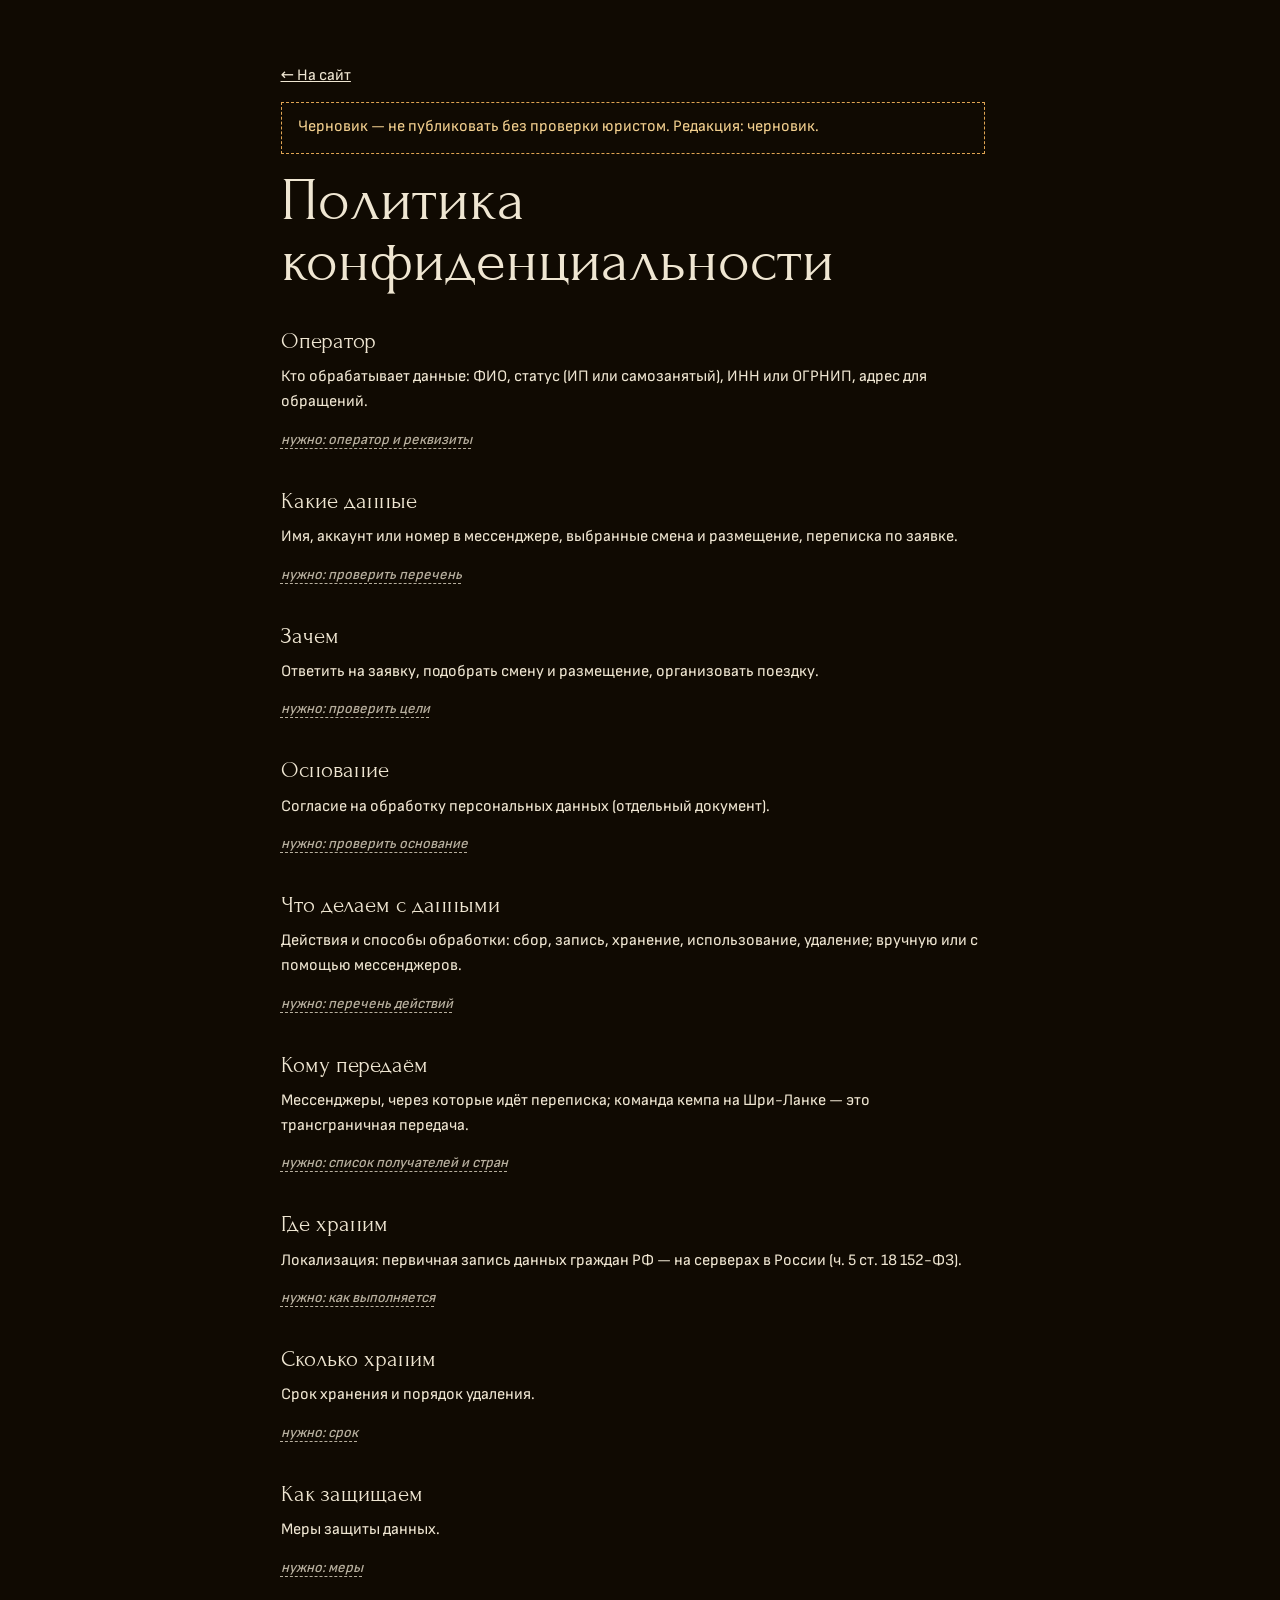
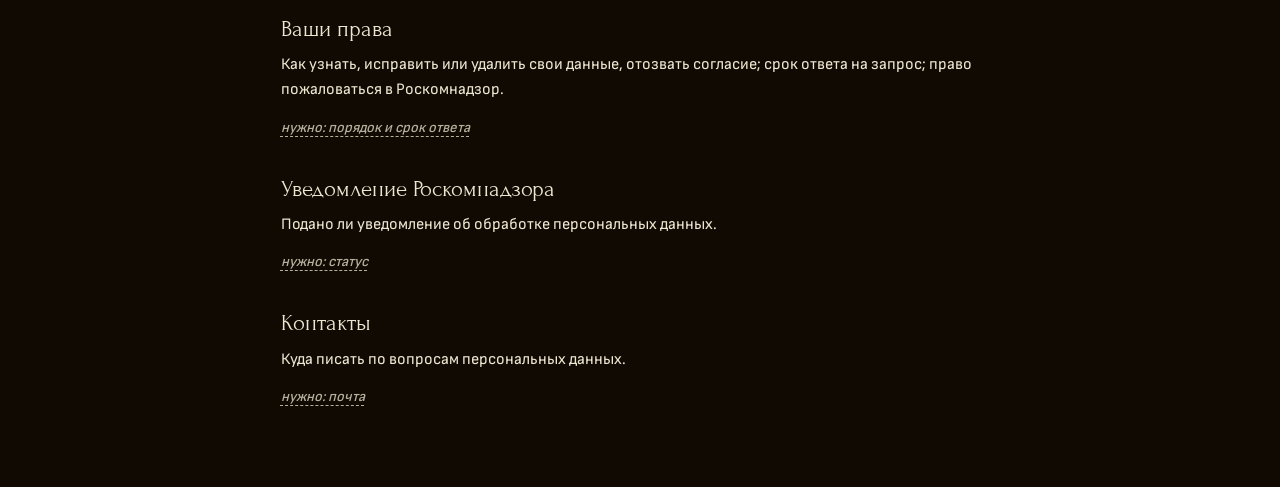
<file: privacy/index.html>
<!DOCTYPE html><html lang="ru"><head><meta charset="utf-8"><meta name="viewport" content="width=device-width, initial-scale=1, viewport-fit=cover"><link rel="icon" href="/favicon.svg" type="image/svg+xml"><title>Политика конфиденциальности</title><meta name="robots" content="noindex, nofollow"><link rel="stylesheet" href="/_astro/Todo.CZmi_HE7.css"><style>.doc{max-width:44rem;padding:clamp(2rem, 6vw, 4rem) var(--gutter);margin-inline:auto}.doc h1{font:400 var(--fs-h2)/1 var(--font-display);margin:1rem 0 2rem}.doc h2{font:400 var(--fs-h4)/var(--lh-h4) var(--font-display);margin:2.2rem 0 .6rem}.doc p{margin:0 0 .8rem}.doc-draft{border:1px dashed var(--sun-400);color:var(--sun-200);padding:.8rem 1rem}
</style></head><body><main class="doc"><p><a href="/#contacts">← На сайт</a></p><p class="doc-draft">Черновик — не публиковать без проверки юристом. Редакция: черновик.</p><h1>Политика конфиденциальности</h1><section><h2>Оператор</h2><p>Кто обрабатывает данные: ФИО, статус (ИП или самозанятый), ИНН или ОГРНИП, адрес для обращений.</p><p><span class="todo">нужно: оператор и реквизиты</span></p></section><section><h2>Какие данные</h2><p>Имя, аккаунт или номер в мессенджере, выбранные смена и размещение, переписка по заявке.</p><p><span class="todo">нужно: проверить перечень</span></p></section><section><h2>Зачем</h2><p>Ответить на заявку, подобрать смену и размещение, организовать поездку.</p><p><span class="todo">нужно: проверить цели</span></p></section><section><h2>Основание</h2><p>Согласие на обработку персональных данных (отдельный документ).</p><p><span class="todo">нужно: проверить основание</span></p></section><section><h2>Что делаем с данными</h2><p>Действия и способы обработки: сбор, запись, хранение, использование, удаление; вручную или с помощью мессенджеров.</p><p><span class="todo">нужно: перечень действий</span></p></section><section><h2>Кому передаём</h2><p>Мессенджеры, через которые идёт переписка; команда кемпа на Шри-Ланке — это трансграничная передача.</p><p><span class="todo">нужно: список получателей и стран</span></p></section><section><h2>Где храним</h2><p>Локализация: первичная запись данных граждан РФ — на серверах в России (ч. 5 ст. 18 152-ФЗ).</p><p><span class="todo">нужно: как выполняется</span></p></section><section><h2>Сколько храним</h2><p>Срок хранения и порядок удаления.</p><p><span class="todo">нужно: срок</span></p></section><section><h2>Как защищаем</h2><p>Меры защиты данных.</p><p><span class="todo">нужно: меры</span></p></section><section><h2>Ваши права</h2><p>Как узнать, исправить или удалить свои данные, отозвать согласие; срок ответа на запрос; право пожаловаться в Роскомнадзор.</p><p><span class="todo">нужно: порядок и срок ответа</span></p></section><section><h2>Уведомление Роскомнадзора</h2><p>Подано ли уведомление об обработке персональных данных.</p><p><span class="todo">нужно: статус</span></p></section><section><h2>Контакты</h2><p>Куда писать по вопросам персональных данных.</p><p><span class="todo">нужно: почта</span></p></section></main></body></html>
</file>
<file: _astro/Todo.CZmi_HE7.css>
@font-face{font-family:Forum;font-style:normal;font-display:swap;font-weight:400;src:url(/_astro/forum-cyrillic-ext-400-normal.BSCAI33M.woff2)format("woff2"),url(/_astro/forum-cyrillic-ext-400-normal.TGijUAgN.woff)format("woff");unicode-range:U+460-52F,U+1C80-1C8A,U+20B4,U+2DE0-2DFF,U+A640-A69F,U+FE2E-FE2F}@font-face{font-family:Forum;font-style:normal;font-display:swap;font-weight:400;src:url(/_astro/forum-cyrillic-400-normal.Cl8kDjnZ.woff2)format("woff2"),url(/_astro/forum-cyrillic-400-normal.oUH9Q3Rg.woff)format("woff");unicode-range:U+301,U+400-45F,U+490-491,U+4B0-4B1,U+2116}@font-face{font-family:Forum;font-style:normal;font-display:swap;font-weight:400;src:url(/_astro/forum-latin-ext-400-normal.DLTF5K7p.woff2)format("woff2"),url(/_astro/forum-latin-ext-400-normal.BEE3Byq0.woff)format("woff");unicode-range:U+100-2BA,U+2BD-2C5,U+2C7-2CC,U+2CE-2D7,U+2DD-2FF,U+304,U+308,U+329,U+1D00-1DBF,U+1E00-1E9F,U+1EF2-1EFF,U+2020,U+20A0-20AB,U+20AD-20C0,U+2113,U+2C60-2C7F,U+A720-A7FF}@font-face{font-family:Forum;font-style:normal;font-display:swap;font-weight:400;src:url(/_astro/forum-latin-400-normal.OEvxT1Ba.woff2)format("woff2"),url(/_astro/forum-latin-400-normal.DH65psBc.woff)format("woff");unicode-range:U+??,U+131,U+152-153,U+2BB-2BC,U+2C6,U+2DA,U+2DC,U+304,U+308,U+329,U+2000-206F,U+20AC,U+2122,U+2191,U+2193,U+2212,U+2215,U+FEFF,U+FFFD}@font-face{font-family:Sofia Sans Variable;font-style:normal;font-display:swap;font-weight:1 1000;src:url([data-uri])format("woff2-variations");unicode-range:U+460-52F,U+1C80-1C8A,U+20B4,U+2DE0-2DFF,U+A640-A69F,U+FE2E-FE2F}@font-face{font-family:Sofia Sans Variable;font-style:normal;font-display:swap;font-weight:1 1000;src:url(/_astro/sofia-sans-cyrillic-wght-normal.waSyF_sL.woff2)format("woff2-variations");unicode-range:U+301,U+400-45F,U+490-491,U+4B0-4B1,U+2116}@font-face{font-family:Sofia Sans Variable;font-style:normal;font-display:swap;font-weight:1 1000;src:url(/_astro/sofia-sans-greek-wght-normal.BVXOQ11m.woff2)format("woff2-variations");unicode-range:U+370-377,U+37A-37F,U+384-38A,U+38C,U+38E-3A1,U+3A3-3FF}@font-face{font-family:Sofia Sans Variable;font-style:normal;font-display:swap;font-weight:1 1000;src:url(/_astro/sofia-sans-latin-ext-wght-normal.WAXdtJoO.woff2)format("woff2-variations");unicode-range:U+100-2BA,U+2BD-2C5,U+2C7-2CC,U+2CE-2D7,U+2DD-2FF,U+304,U+308,U+329,U+1D00-1DBF,U+1E00-1E9F,U+1EF2-1EFF,U+2020,U+20A0-20AB,U+20AD-20C0,U+2113,U+2C60-2C7F,U+A720-A7FF}@font-face{font-family:Sofia Sans Variable;font-style:normal;font-display:swap;font-weight:1 1000;src:url(/_astro/sofia-sans-latin-wght-normal.B9fg0t1U.woff2)format("woff2-variations");unicode-range:U+??,U+131,U+152-153,U+2BB-2BC,U+2C6,U+2DA,U+2DC,U+304,U+308,U+329,U+2000-206F,U+20AC,U+2122,U+2191,U+2193,U+2212,U+2215,U+FEFF,U+FFFD}:root{--earth-950:#100a02;--earth-900:#211706;--earth-800:#35260d;--bark-700:#4a3716;--bark-600:#634d25;--bark-500:#826a3b;--sand-300:#ae976e;--bone-100:#efe6d2;--sun-400:#e0a452;--sun-200:#f2cf8e;--foam-100:#f1ece4;--sea-400:#6f9a97;--moss-500:#5e6a2c;--stone-500:#6e6656;--stone-300:#a39a86;--bg:var(--earth-950);--surface:var(--earth-800);--text:var(--bone-100);--text-muted:var(--sand-300);--text-on-light:var(--earth-950);--accent:var(--sun-400);--cta-bg:var(--sun-400);--cta-text:var(--earth-950);--focus-ring:3px solid var(--sun-200);--scrim-left:linear-gradient(90deg, #100a02d1 0%, #100a0280 32%, transparent 56%);--grain-opacity:.05;--font-display:"Forum", Georgia, serif;--font-inscription:"Forum", Georgia, serif;--font-label:"Sofia Sans Extra Condensed Variable", "Sofia Sans Extra Condensed", "Arial Narrow", sans-serif;--font-body:"Sofia Sans Variable", "Sofia Sans", system-ui, sans-serif;--fs-display:clamp(3rem, min(7vw, 13vh), 7rem);--fs-h2:clamp(2.6rem, 4.8vw, 4.25rem);--fs-h3:clamp(2rem, 2.8vw, 2.5rem);--fs-h4:clamp(1.4rem, 1.8vw, 1.7rem);--fs-lead:clamp(1.1875rem, 1rem + .4vw, 1.375rem);--fs-body:1rem;--fs-small:.875rem;--fs-label:.875rem;--fs-button:.9375rem;--lh-h:1.05;--lh-h4:1.2;--lh-lead:1.45;--lh-body:1.55;--lh-small:1.45;--tr-display:.025em;--tr-label:.16em;--tr-button:.14em;--r-photo:12px;--r-panel:20px;--r-pill:4px;--fw-display:400;--fw-heading:600;--fw-body:400;--fw-ui:600;--space-1:.25rem;--space-2:.5rem;--space-3:.75rem;--space-4:1rem;--space-5:1.5rem;--space-6:2rem;--space-7:3rem;--space-8:clamp(3rem, 6vw, 5rem);--space-9:clamp(4rem, 10vw, 8rem);--gutter:clamp(1rem, 4vw, 4rem);--measure:38ch;--pulse:2.6s;--ease-land:cubic-bezier(.34, 1.45, .64, 1);--ease-drop:linear(0, .36 20%, .82 40%, 1.06 52%, .97 64%, 1.01 76%, 1);--ease-swing:linear(0, .6 12%, 1.15 25%, .93 40%, 1.04 55%, .985 70%, 1.005 85%, 1);--ease-exit:cubic-bezier(.55, 0, .75, .2);--ease-idle:cubic-bezier(.45, 0, .55, 1);--dur-micro:.12s;--dur-short:.24s;--dur-hover:.4s;--dur-scene-min:.7s;--dur-scene:.9s;--dur-scene-max:1.1s;--dur-intro:1.2s;--stagger:60ms;--parallax-k:3.5;--dolly:.14;--z-backdrop:0;--z-mid:10;--z-content:20;--z-wings:30;--z-front:40;--z-ui:50;--z-grain:60;--z-intro:70;--prop-rot-max:8deg;--prop-shadow:0 1px 1px #100a0280, 0 16px 30px -10px #100a02b3}@media (width<=720px){:root{--parallax-k:2;--dolly:.08}}@media (prefers-reduced-motion:reduce){:root{--parallax-k:0;--dolly:0;--dur-scene:1ms;--dur-intro:0s}}[data-motion=off]{--parallax-k:0;--dolly:0;--dur-scene:1ms;--dur-intro:0s}:root{--plate-w:max(110vw, 195.56vh);--plate-h:max(61.875vw, 110vh);--horizon:calc(50% - .1 * var(--plate-h))}@media (aspect-ratio<=3/4){:root{--plate-w:max(110vw, 61.875vh);--plate-h:max(195.56vw, 110vh)}}html,body{background:var(--bg);color:var(--text);margin:0}body{font:var(--fw-body) var(--fs-body)/var(--lh-body) var(--font-body);-webkit-font-smoothing:antialiased}:focus-visible{outline:var(--focus-ring);outline-offset:3px}a{color:inherit}[id]{scroll-margin-top:5rem}.visually-hidden{clip-path:inset(50%);white-space:nowrap;width:1px;height:1px;margin:-1px;position:absolute;overflow:hidden}.stage{position:relative}.scene{background:var(--earth-950);height:100svh;position:relative;overflow:hidden}.js .act{z-index:2;position:relative}.js .stage{background:var(--earth-950);height:100svh;position:sticky;top:0;overflow:hidden}.js .scene{visibility:hidden;background:0 0;position:absolute;inset:0}.js .scene:first-child{visibility:visible}.js .act--ocean .stage{background:0 0}.js .act--ocean,.js .act--ocean :is(.stage,.slot,.plane){pointer-events:none}.js .act--ocean .slot :is(a,button){pointer-events:auto}.js .act--ocean+.page{margin-top:-100vh}.js .act--tour:before{content:"";z-index:3;pointer-events:none;background:linear-gradient(in oklab, #e9dbc1, #e9dbc100);height:16vh;position:absolute;top:0;left:0;right:0}.js .act--tour .stage:after{content:"";z-index:5;pointer-events:none;background:linear-gradient(#0000,#2a1d11);height:22vh;position:absolute;inset:auto 0 0}.js main{background:#e9dbc1}.page{z-index:1;background:var(--paper);position:relative}html{--halo:0 0 2px #0c0803f2, 0 0 5px #0c0803e6, 0 0 12px #0c0803cc, 0 0 36px #0c080399;scrollbar-gutter:stable;--bar-t:var(--dur-short)}html[data-motion=off]{--bar-t:0s}@media (prefers-reduced-motion:reduce){html{--bar-t:0s}}.plane{left:calc(50% - var(--plate-w) / 2);top:calc(50% - var(--plate-h) / 2);width:var(--plate-w);height:var(--plate-h);object-fit:cover;user-select:none;position:absolute}.blend-screen{mix-blend-mode:screen}.slot{position:absolute;inset:0}.act.live :is(.plane,.slot){will-change:transform}html:not([data-motion=off]) [data-idle=pulse]{animation:idle-pulse calc(var(--pulse) * 4) linear infinite}html:not([data-motion=off]) [data-idle=sway]{animation:idle-sway calc(var(--pulse) * 3) linear infinite}.act:not(.live) [data-idle]{animation-play-state:paused}@media (prefers-reduced-motion:reduce){html:not([data-motion=on]) [data-idle]{animation:none}}@keyframes idle-pulse{0%,50%,to{opacity:.88;animation-timing-function:steps(10,end)}25%{opacity:1;animation-timing-function:steps(10,end)}75%{opacity:.76;animation-timing-function:steps(10,end)}}@keyframes idle-sway{0%,50%,to{animation-timing-function:steps(6,end);translate:0}25%{animation-timing-function:steps(6,end);translate:3px}75%{animation-timing-function:steps(6,end);translate:-3px}}.btn{text-shadow:none;text-transform:uppercase;letter-spacing:var(--tr-button);box-sizing:border-box;border-radius:var(--r-pill);cursor:pointer;min-height:48px;font:800 var(--fs-button)/1 var(--font-label);color:var(--cta-text);background:var(--cta-bg);transition:background var(--dur-short);border:0;padding:1em 1.6em;text-decoration:none;display:inline-block}.btn:hover{background:var(--sun-200)}.btn-ink{color:var(--ink,var(--bone-100));background:0 0;box-shadow:inset 0 0 0 1.5px}.btn-ink:hover{color:var(--paper,var(--earth-950));background:var(--ink,var(--bone-100))}.todo{font:italic 500 .9em/1.3 var(--font-body);opacity:.75;text-underline-offset:.25em;text-decoration:underline 1px dashed}.hero-shade{background:linear-gradient(#0000 62%,#100a024d 82%,#100a02b8);position:absolute;inset:0}.hero-title{--links-h:0rem;left:0;right:0;bottom:calc(max(4.5vh, env(safe-area-inset-bottom,0px) + 1rem) + var(--links-h) + 1.2rem);text-align:center;padding:0 var(--gutter);justify-items:center;display:grid;position:absolute}.hero-season{color:var(--sun-200);text-shadow:var(--halo);font:700 clamp(1.05rem, 1.6vw, 1.5rem)/1.25 var(--font-label);letter-spacing:.32em;text-transform:uppercase;margin:0}.hero-poster{--name:clamp(2rem, min(9.2vw, 16vh), 12rem);justify-items:center;gap:clamp(.2rem,.9vh,.6rem);display:grid}.hero-name{font:var(--fw-display) var(--name)/.9 var(--font-display);letter-spacing:.14em;text-transform:uppercase;white-space:nowrap;color:var(--bone-100);text-shadow:var(--halo);margin:0;padding-left:.14em}.hero-name .w{white-space:nowrap}.hero-line{max-width:52rem;font:500 var(--fs-lead)/var(--lh-lead) var(--font-body);color:var(--bone-100);text-shadow:var(--halo);text-wrap:balance;margin:clamp(.8rem,3.2vh,2rem) 0 0}.hero-line-2{max-width:36rem;font-size:var(--fs-body);line-height:var(--lh-body);color:#efe6d2db;margin-top:.45rem}.hero-act{flex-wrap:wrap;justify-content:center;align-items:center;gap:.6rem 1.4rem;margin-top:clamp(.9rem,3.2vh,1.9rem);display:flex}.hero-facts{font:600 var(--fs-body)/1.3 var(--font-body);color:var(--bone-100);text-shadow:var(--halo);margin:0}.hero-scrim{z-index:-1;pointer-events:none;background:radial-gradient(closest-side,#0c08039e,#0c080359 60%,#0000);position:absolute;inset:-14% -10% -10%}.hero-links{padding:1.5rem var(--gutter);flex-wrap:wrap;justify-content:center;gap:.5rem .6rem;display:flex}.js .hero-links{z-index:var(--z-ui);padding-block:max(.45rem, env(safe-area-inset-top,0px)) 1.5rem;transition:background var(--dur-short);background:linear-gradient(#100a028c,#100a0200);position:fixed;top:0;left:0;right:0}.js .hero-links.docked{background:#100a02;box-shadow:0 1px #efe6d21a}.js :is(.hero-links.docked,.hero-links.docked~.phone-bar):before{content:"";pointer-events:none;background:#100a02;height:100vh;position:absolute;bottom:100%;left:0;right:0}@keyframes dock{0%{transform:translateY(-100%)}}.dock-cta{display:none}@media (width>=950px){.js .hero-links.docked{justify-content:flex-start}.js .hero-links.docked+.dock-cta{z-index:calc(var(--z-ui) + 1);top:max(.45rem, env(safe-area-inset-top,0px));right:var(--gutter);min-height:2.3rem;animation:dock var(--dur-short) ease-out;align-items:center;padding-block:.4rem;display:inline-flex;position:fixed}}.hero-links a{text-shadow:var(--halo);font:800 var(--fs-label)/1 var(--font-label);letter-spacing:var(--tr-label);text-transform:uppercase;color:var(--bone-100);transition:color var(--dur-short);padding:.6em .9em;text-decoration:none;position:relative}.road{display:none}.js .hero-links.docked{padding-bottom:1.3rem}.js .hero-links.docked~.road{animation:dock var(--dur-short) ease-out;z-index:calc(var(--z-ui) + 1);left:var(--gutter);right:var(--gutter);top:calc(var(--bar-h,4rem) - 13px);pointer-events:none;background:url("data:image/svg+xml,%3Csvg xmlns='http://www.w3.org/2000/svg' width='20' height='10'%3E%3Cpath d='M0 8 L10 2 L20 8' fill='none' stroke-linejoin='miter' stroke='rgb(239,230,210,.4)' stroke-width='1.8'/%3E%3C/svg%3E") 0 0/20px 10px repeat-x;height:10px;display:block;position:fixed}.road:before{content:"";width:var(--sx,0px);background:url("data:image/svg+xml,%3Csvg xmlns='http://www.w3.org/2000/svg' width='20' height='10'%3E%3Cpath d='M0 8 L10 2 L20 8' fill='none' stroke-linejoin='miter' stroke='%23e0a452' stroke-width='1.8'/%3E%3C/svg%3E") 0 0/20px 10px repeat-x;position:absolute;inset:0 auto 0 0}.road-surfer{top:0;left:calc(var(--sx,0px) - .8rem);filter:drop-shadow(0 1px 1px #0a060299);width:1.6rem;height:auto;position:absolute;translate:0 calc(9px - 100%)}@supports (animation-timeline:view()){html:not([data-motion=off]) .zoom>:is(img,.clip){animation-name:drift;animation-timing-function:linear;animation-fill-mode:both;scale:1.05}html:not([data-motion=off]) .page .zoom>:is(img,.clip){animation-timeline:view()}html:not([data-motion=off]) .day .zoom>:is(img,.clip){animation-name:drift-x}html:not([data-motion=off]) .page .day .zoom>:is(img,.clip){animation-timeline:view(inline)}html:not([data-motion=off]) .ribbon{view-timeline:--ribbon block}html:not([data-motion=off]) .days>li>.day{animation-name:glide;animation-timing-function:linear;animation-fill-mode:both}html:not([data-motion=off]) .page .days>li>.day{animation-timeline:--ribbon;animation-range:entry 0% cover calc(32% + var(--i,0) * 3%)}}@media (prefers-reduced-motion:reduce){html:not([data-motion=on]) :is(.zoom>img,.zoom>.clip,.days .day){animation:none;scale:none}}html.lite :is(.zoom>img,.zoom>.clip,.days .day){animation:none;scale:none}@keyframes drift{0%{translate:0 -2.2%}to{translate:0 2.2%}}@keyframes drift-x{0%{translate:2.2%}to{translate:-2.2%}}@keyframes glide{0%{translate:calc(12vw + var(--i,0) * 4vw) 0}to{translate:0}}.hero-links a:after{content:"";position:absolute;inset:-9px -3px}.hero-links a:hover,.hero-links a[aria-current]{color:var(--sun-200)}.scene--journey .slot{background:var(--scrim-left)}.journey-copy{left:var(--gutter);max-width:min(30rem,84vw);position:absolute;top:14vh}.journey-label,.rock-label{margin:0}.journey-label{color:var(--sun-200)}.journey-title{font:var(--fw-display) var(--fs-display)/.9 var(--font-display);letter-spacing:var(--tr-display);text-transform:uppercase;color:var(--bone-100);margin:.5rem 0 1rem}.journey-copy p:last-child{font-size:var(--fs-lead);text-shadow:0 1px 12px #100a02cc;max-width:30ch}.rock-copy{left:var(--gutter);max-width:min(34rem,86vw);color:var(--text-on-light);position:absolute;top:max(9vh,4.5rem)}.rock-label{color:var(--bark-700)}.rock-title{font:var(--fw-display) var(--fs-display)/.86 var(--font-display);letter-spacing:.06em;text-transform:uppercase;margin:.4rem 0 .8rem}.rock-line{font-size:var(--fs-lead);line-height:var(--lh-lead);max-width:32ch;margin:0}@media (height<=700px) and (orientation:landscape){.rock-copy{top:4rem}.rock-title{margin-bottom:.5rem}.rock-line{font-size:var(--fs-body);max-width:36ch}}.page{--paper:#2a1d11;--paper-2:#37271a;--ink:var(--bone-100);--ink-2:var(--sand-300);--accent-ink:var(--sun-200);color:var(--ink)}:is(#brief,#program,#prices,#faq,#booking){--paper:#e9dbc1;--paper-2:#ddc8a3;--ink:#22170b;--ink-2:#5c4428;--accent-ink:#9b4a17;color:var(--ink);background:var(--paper)}.tickets{filter:drop-shadow(0 .5rem 1rem #3c260e38)}#program{isolation:isolate;overflow:clip}#program :is(.daypart:last-child,.dayparts~*){--paper:#2a1d11;--paper-2:#37271a;--ink:var(--bone-100);--ink-2:var(--sand-300);--accent-ink:var(--sun-200);color:var(--ink)}#program .daypart:last-child{margin-top:10rem;position:relative}#program .daypart:last-child:before{content:"";z-index:-1;background:linear-gradient(in oklab, #e9dbc1 0 8rem, #e8bf86 15rem, #d88a55 20rem, #8e4a30 25rem, #3a2416 29rem, #2a1d11 31rem);position:absolute;inset:-30rem -100vw -300vh}.page ::selection{background:var(--sun-400);color:var(--earth-950)}.section{padding:clamp(3.5rem, 7vw, 6rem) var(--gutter)}.section>*,.wrap{max-width:72rem;margin-inline:auto}.section-head{text-align:center;margin-bottom:clamp(2rem,4vw,3.5rem)}.section-head h2{font:400 var(--fs-h2)/1 var(--font-display);margin:0}.section-head p{max-width:40rem;color:var(--ink-2);font-size:var(--fs-lead);margin:1rem auto 0}.center{text-align:center;margin-inline:auto}.section-cta{margin:clamp(2rem,4vw,3rem) auto 0}.lead{font-size:var(--fs-lead);line-height:var(--lh-lead);max-width:40ch;margin:0 0 1.2rem}.aside{font-size:var(--fs-small);line-height:var(--lh-small);color:var(--ink-2)}.subhead{font:400 var(--fs-h4)/var(--lh-h4) var(--font-display);margin:2.2rem 0 .8rem}.spread{grid-template-columns:repeat(2,minmax(0,1fr));gap:clamp(2rem,4vw,3.5rem) clamp(2rem,4vw,4rem);display:grid}.spread-photo{aspect-ratio:2;width:100%;margin-bottom:.9rem;position:relative}.spread-item h3{font:400 var(--fs-h3)/var(--lh-h) var(--font-display);margin:0 0 .5rem}.spread-item p{color:var(--ink);margin:0 0 .5em}.zoom{box-sizing:content-box;border-radius:var(--r-photo);min-height:0;font:inherit;color:inherit;cursor:zoom-in;-webkit-appearance:none;appearance:none;background:0 0;border:0;padding:0;display:block;overflow:clip}.zoom>img{object-fit:cover;width:100%;height:100%;display:block}.zoom>.clip{object-fit:cover;opacity:0;pointer-events:none;width:100%;height:100%;transition:opacity .7s;position:absolute;inset:0}.zoom>.clip.on{opacity:1}.zoom>.clip[hidden]{display:none}.zoom:focus-visible{outline:2px solid var(--sun-400);outline-offset:3px}.gallery-zoom{width:100%;position:relative}.gallery-zoom:after{content:"";border-radius:var(--r-pill);pointer-events:none;background:#100a0299 url("data:image/svg+xml,%3Csvg xmlns='http://www.w3.org/2000/svg' viewBox='0 0 16 16' fill='none' stroke='%23efe6d2' stroke-width='1.6'%3E%3Cpath d='M6 2H2v4M10 2h4v4M6 14H2v-4M10 14h4v-4'/%3E%3C/svg%3E") 50%/1rem no-repeat;width:2.2rem;height:2.2rem;position:absolute;bottom:.8rem;right:.8rem}.dayparts{gap:1.25rem;display:grid}.daypart{border-radius:var(--r-panel);background:var(--paper-2);grid-template-columns:minmax(0,1fr) minmax(0,1.5fr) minmax(0,1.15fr);grid-template-areas:"a b t";gap:.5rem;padding:.5rem;display:grid}.daypart.flip{grid-template-columns:minmax(0,1.15fr) minmax(0,1.5fr) minmax(0,1fr);grid-template-areas:"t b a"}.daypart-photo{height:clamp(18rem,28vw,26rem);position:relative}.daypart-photo.tall{grid-area:a}.daypart-photo.wide{grid-area:b}.daypart-text{grid-area:t;align-self:end;padding:1rem 1rem .75rem}.daypart-when{color:var(--accent-ink);margin:0 0 .5rem}.daypart h3{font:400 var(--fs-h4)/var(--lh-h4) var(--font-display);margin:0 0 .7rem}.daypart-text p:last-child{color:var(--ink-2);margin:0}.daypart-strike{color:var(--ink-2);opacity:.7;margin:0 0 .5rem;font-style:italic}.house{grid-template-columns:minmax(0,1.5fr) minmax(0,1fr);align-items:start;gap:1.5rem 2.5rem;display:grid}.house-text{font-size:var(--fs-lead);line-height:var(--lh-lead)}.house-text p{margin:0 0 1rem}.split{grid-template-columns:minmax(0,1.25fr) minmax(0,1fr);align-items:start;gap:2rem 3rem;display:grid}.split>*{min-width:0}ul.plain{margin:0;padding:0;list-style:none}ul.plain li{padding:.3rem 0}.terms{gap:.6rem;margin-block:1.6rem 0;display:grid}.terms>div{grid-template-columns:6rem 1fr;gap:1rem;display:grid}.terms dt{font:700 var(--fs-label)/1.6 var(--font-label);letter-spacing:var(--tr-label);text-transform:uppercase;color:var(--ink-2)}.terms dd{margin:0}.included-head{font:400 var(--fs-h3)/var(--lh-h) var(--font-display);margin-block:2rem .8rem}.included{grid-template-columns:repeat(4,minmax(0,1fr));gap:1.4rem 2.5rem;display:grid}.included .subhead{margin:0 0 .5rem}.included-out{color:var(--ink-2);margin-block:1.2rem 0}.inline-list{margin:0;padding:0;list-style:none}.inline-list li{display:inline}.inline-list li:not(:last-child):after{content:", "}.inline-list li:last-child:after{content:"."}.map{--land:color-mix(in oklab, var(--accent-ink) 16%, var(--paper));margin:0}.map svg{width:100%;max-height:72vh;display:block;overflow:visible}.map-coast{fill:none;stroke:var(--ink);stroke-opacity:.07;stroke-width:16px;stroke-linejoin:round}.map-land{fill:var(--land);stroke:color-mix(in oklab, var(--ink) 45%, transparent);stroke-width:1px;stroke-linejoin:round}.map-sea{font:italic 400 15px var(--font-display);letter-spacing:.22em;fill:var(--ink-2)}.map-road{fill:none;stroke:var(--sun-400);stroke-width:3.2px;stroke-linecap:round}.map-rail{fill:none;stroke:var(--sun-400);stroke-width:1.6px}.map-rail-ties{fill:none;stroke:var(--sun-400);stroke-width:9px;stroke-dasharray:1.6 5}.map-spur{fill:none;stroke:var(--sun-400);stroke-width:2px;stroke-dasharray:2 4;stroke-linecap:round}.map-pt circle{fill:var(--land);stroke:var(--sun-400);stroke-width:2.2px}.map-pt.home circle,.map-pt.main circle{fill:var(--sun-400);stroke:var(--land)}.map-pt.has-photos{cursor:zoom-in;outline:none}.map-pt.has-photos:is(:hover,:focus-visible) circle:not(.map-hit){fill:var(--sun-400);r:13.5}.map-pt:focus-visible circle{stroke:var(--ink);stroke-width:3px}.map-day{font:700 11px var(--font-label);fill:var(--ink);text-anchor:middle;pointer-events:none}.map-pt.main .map-day,.map-pt.has-photos:is(:hover,:focus-visible) .map-day{fill:var(--earth-950)}.map-label{font:400 17px var(--font-display);fill:var(--ink);paint-order:stroke;stroke:var(--land);stroke-width:5px;stroke-linejoin:round;pointer-events:none}.map-note{font:700 11.5px var(--font-label);letter-spacing:.05em;fill:var(--ink-2);paint-order:stroke;stroke:var(--land);stroke-width:4px;pointer-events:none}.map-pt:not(.labelled):not(.home) .map-label{display:none}.map-pt:not(.labelled):not(.has-photos):is(:hover,:focus-visible) .map-label{display:inline}.map-hint{text-align:center;font-size:var(--fs-small);color:var(--ink-2);margin-top:.6rem}.map-reveal{fill:none;stroke:#fff;stroke-width:22px;stroke-linecap:round;stroke-linejoin:round;stroke-dasharray:1}html.js .map:not(.done) .map-reveal{stroke-dashoffset:1px}.map-pt{transition:opacity .3s}.map-pt circle{transform-box:fill-box;transform-origin:50%;transition:transform .45s cubic-bezier(.3,1.6,.5,1),fill .2s,r .2s}html.js .map:not(.done) .map-pt.reached:not(.home) circle:not(.map-hit){animation:.5s cubic-bezier(.3,1.6,.5,1) map-reach}@keyframes map-reach{50%{transform:scale(1.35)}}.map-pt circle.map-hit{fill:#0000;stroke:none}.map-ride{opacity:0;pointer-events:none;transition:opacity .6s}.map.riding .map-ride{opacity:1;transition:none}.map-ride .ride-train,.map-ride.on-rail .ride-van{display:none}.map-ride.on-rail .ride-train{display:inline}.map-ride{filter:drop-shadow(0 1.2px 1px #0a060280)}.ride-cut{fill:#ece2cd}.ride-sil{fill:#15100a}.ride-win{fill:#ece2cd;opacity:.92}.map{position:relative}.map-hint .on-hover{display:none}@media (hover:hover){.map-hint .on-hover{display:inline}.map-hint .on-touch{display:none}}.map-peek{z-index:5;pointer-events:none;width:min(26rem,40vw);rotate:var(--tilt,-2deg);animation:.2s ease-out peek;position:absolute}.map-peek[hidden]{display:none}@keyframes peek{0%{opacity:0;scale:.9}}.map-peek-print{background:var(--bone-100);color:var(--earth-950);box-shadow:var(--prop-shadow);margin:0;padding:.5rem .5rem .55rem}.map-peek-print img{aspect-ratio:3/2;object-fit:cover;background:var(--sand-300);width:100%;height:auto;display:block}.map-peek-print.back{position:absolute;inset:0 0 auto}.map-peek-print.back:after{content:"";height:2.6rem;display:block}.map-peek .back-0{translate:-2.2rem -1.4rem;rotate:-7deg}.map-peek .back-1{translate:2rem -2.2rem;rotate:6deg}.map-peek .front{position:relative}.map-peek-name{font:400 var(--fs-h4)/var(--lh-h4) var(--font-display);margin:.5rem .2rem 0}.map-peek-day{color:var(--bark-600);margin:.1rem .2rem 0}@media (prefers-reduced-motion:reduce){.map-peek,.map-pt circle{animation:none!important}}html[data-motion=off] .map-peek{animation:none}.ribbon{margin-top:clamp(2.5rem,5vw,3.5rem)}.ribbon-head{justify-content:space-between;align-items:end;gap:1rem;margin-bottom:1rem;display:flex}.ribbon-head h3{font:400 var(--fs-h3)/var(--lh-h) var(--font-display);margin:0}.ribbon-nav{gap:.5rem;margin:0;display:flex}.ribbon-btn{border:1px solid color-mix(in oklab, var(--ink) 35%, transparent);border-radius:var(--r-pill);width:2.75rem;height:2.75rem;color:var(--ink);font:400 1.2rem/1 var(--font-body);cursor:pointer;background:0 0}.ribbon-btn:hover{background:var(--ink);color:var(--paper)}.days{scroll-snap-type:x mandatory;overscroll-behavior-x:contain;scrollbar-width:thin;grid-auto-columns:min(22rem,80vw);grid-auto-flow:column;gap:1rem;margin:0;padding:0 0 .9rem;list-style:none;display:grid;overflow-x:auto}.days:focus-visible{outline:2px solid var(--sun-400);outline-offset:4px}.days>li{scroll-snap-align:start;display:grid}.day{border-radius:var(--r-panel);background:var(--paper-2);flex-direction:column;padding:.5rem .5rem 1.4rem;display:flex}.day .gallery-thumbs{display:none}.day-n{color:var(--accent-ink);margin:1rem 1rem .3rem}.day-name{font:400 var(--fs-h4)/var(--lh-h4) var(--font-display);margin:0 1rem .5rem}.day-story{color:var(--ink-2);margin:0 1rem;line-height:1.55}.gallery{min-width:0;margin:0}.gallery-main{aspect-ratio:3/2;object-fit:cover;width:100%;height:auto;display:block}.gallery-thumbs{gap:.4rem;margin-top:.55rem;display:flex}.gallery-thumbs button{flex:0 4.4rem;min-width:0}.gallery-stage{position:relative}.gallery-arrow{border-radius:var(--r-pill);cursor:pointer;color:#efe6d2;width:2.75rem;height:2.75rem;transition:background var(--dur-short);background:#100a0299;border:0;font-size:1.1rem;position:absolute;top:50%;translate:0 -50%}.gallery-arrow:hover{background:#100a02d9}.gallery-arrow:focus-visible{outline:2px solid var(--sun-400);outline-offset:2px}.gallery-arrow[data-step="-1"]{left:.8rem}.gallery-arrow[data-step="1"]{right:.8rem}.day .gallery-arrow{display:none}.gallery-more{border-radius:var(--r-pill);color:var(--bone-100);pointer-events:none;font:800 var(--fs-label)/1 var(--font-label);letter-spacing:var(--tr-label);text-transform:uppercase;transition:background var(--dur-short), color var(--dur-short);background:#100a02b8;align-items:center;gap:.5em;padding:.5rem .75rem;display:inline-flex;position:absolute;bottom:.7rem;left:.7rem}.gallery-more:before{content:"";background:url("data:image/svg+xml,%3Csvg xmlns='http://www.w3.org/2000/svg' viewBox='0 0 16 16' fill='none' stroke='%23efe6d2' stroke-width='1.5'%3E%3Crect x='1.5' y='4.5' width='10' height='10' rx='1'/%3E%3Cpath d='M4.5 2h9.5v9.5'/%3E%3C/svg%3E") 50%/contain no-repeat;flex:none;width:1.05em;height:1.05em}.gallery-zoom:has(.gallery-more):after{display:none}.gallery-zoom:is(:hover,:focus-visible) .gallery-more{background:var(--sun-400);color:var(--earth-950)}.gallery-zoom:is(:hover,:focus-visible) .gallery-more:before{filter:brightness(0)}.gallery-thumbs button{cursor:pointer;opacity:.55;transition:opacity var(--dur-short);background:0 0;border:0;padding:0}.gallery-thumbs button:hover,.gallery-thumbs button[aria-current]{opacity:1}.gallery-thumbs img{aspect-ratio:3/2;object-fit:cover;border-radius:6px;width:100%;height:auto;display:block}.tickets{gap:1rem;margin-bottom:1.6rem;display:grid}.ticket{--stub:11.5rem;--cut:calc(100% - var(--stub));grid-template-columns:minmax(0, 1.3fr) minmax(0, 1fr) var(--stub);background:var(--bone-100);min-height:7.5rem;color:var(--earth-950);text-shadow:none;-webkit-mask:radial-gradient(circle .8rem at var(--cut) 0, #0000 97%, #000) top / 100% 51% no-repeat, radial-gradient(circle .8rem at var(--cut) 100%, #0000 97%, #000) bottom / 100% 51% no-repeat;mask:radial-gradient(circle .8rem at var(--cut) 0, #0000 97%, #000) top / 100% 51% no-repeat, radial-gradient(circle .8rem at var(--cut) 100%, #0000 97%, #000) bottom / 100% 51% no-repeat;align-items:center;display:grid}.ticket-main{padding:1.3rem 1.6rem}.ticket-main h3{font:400 var(--fs-h4)/var(--lh-h4) var(--font-display);margin:0 0 .3rem}.ticket-main p{color:var(--bark-600);font-size:var(--fs-small);margin:0}.ticket-prices{gap:2.2rem;margin:0;padding:1rem 1.2rem;display:flex}.ticket-prices dt{color:var(--bark-600)}.ticket-prices dd{font:400 var(--fs-h3)/1 var(--font-display);margin:.2rem 0 0}.ticket-stub{color:var(--earth-950);font:800 var(--fs-button)/1 var(--font-label);letter-spacing:var(--tr-button);text-transform:uppercase;transition:background var(--dur-short), color var(--dur-short);border-left:2px dashed #100a024d;align-self:stretch;place-items:center;text-decoration:none;display:grid}.ticket-stub:hover{background:var(--sun-400)}html:not(.draft) .page :is(.todo,.needs){display:none!important}.team{grid-template-columns:repeat(4,1fr);gap:2.5rem 2rem;max-width:64rem;margin:0 auto 3rem;padding:0;list-style:none;display:grid}.team-print{background:var(--bone-100);box-shadow:var(--prop-shadow);padding:.5rem;rotate:-1.5deg}.team li:nth-child(2n) .team-print{rotate:1.5deg}.team-print img{aspect-ratio:4/5;object-fit:cover;background:var(--sand-300);width:100%;height:auto;display:block}.team h3{font:400 var(--fs-h4)/var(--lh-h4) var(--font-display);margin:1.1rem 0 0}.team p{margin:.5rem 0 0}.team .team-role{color:var(--ink-2);margin-top:.2rem}@media (width<=860px){.team{grid-template-columns:repeat(2,1fr);max-width:36rem}}.phone-bar,.menu:not(:popover-open){display:none}@media (width<=780px){.js .hero-links{display:none}.js .phone-bar{z-index:var(--z-ui);padding:max(.4rem, env(safe-area-inset-top,0px)) var(--gutter) .4rem;background:linear-gradient(#100a028c,#100a0200);justify-content:space-between;align-items:center;gap:1rem;display:flex;position:fixed;top:0;left:0;right:0}.js .hero-links.docked~.phone-bar{background:#100a02;padding-bottom:1.3rem;box-shadow:0 1px #efe6d21a}}.phone-bar-name{font:400 1.1rem/1 var(--font-display);letter-spacing:.14em;text-transform:uppercase;white-space:nowrap;color:var(--bone-100);text-shadow:var(--halo);visibility:hidden;text-decoration:none}.js .hero-links.docked~.phone-bar .phone-bar-name{visibility:visible}.phone-bar-menu,.menu-close{border-radius:var(--r-pill);min-height:44px;color:var(--bone-100);cursor:pointer;font:800 var(--fs-button)/1 var(--font-label);letter-spacing:var(--tr-button);text-transform:uppercase;background:#100a0266;border:1px solid #efe6d273;padding:0 1rem}.menu:popover-open{width:auto;height:auto;padding:4.5rem var(--gutter) 2rem;color:var(--bone-100);background:#100a02;border:0;flex-direction:column;justify-content:center;align-items:center;gap:1.1rem;margin:0;display:flex;position:fixed;inset:0}.menu a:not(.btn){font:400 var(--fs-h3)/1.1 var(--font-display);color:var(--bone-100);text-decoration:none}.menu .btn{margin-top:1rem}.menu-close{top:max(.4rem, env(safe-area-inset-top,0px));right:var(--gutter);position:absolute}@media (width<=720px){.team{grid-template-columns:1fr;gap:2rem}.team li{grid-template-rows:auto auto 1fr;grid-template-columns:7rem 1fr;column-gap:1.1rem;display:grid}.team-print{grid-row:span 3;align-self:start;padding:.3rem}.team h3{margin-top:0}.team p{font-size:var(--fs-small)}}.faq{columns:2 22rem;column-gap:3rem}.faq details{break-inside:avoid;border-bottom:1px solid color-mix(in oklab, var(--ink) 18%, transparent)}.faq summary{cursor:pointer;font:400 var(--fs-h4)/var(--lh-h4) var(--font-display);padding:1rem 2rem 1rem 0;list-style:none;position:relative}.faq summary::-webkit-details-marker{display:none}.faq summary:after{content:"+";right:.2rem;top:calc(1rem + (var(--fs-h4) * 1.2 - 1.5rem) / 2);font:400 1.5rem/1 var(--font-body);transition:rotate var(--dur-short);position:absolute}.faq details[open] summary:after{rotate:45deg}.faq details p{margin:0 0 1.2rem}.section>.booking{--pad:clamp(1.3rem, 3vw, 2.2rem);max-width:46rem;padding:var(--pad);background:var(--bone-100);--ink:var(--earth-950);--ink-2:var(--bark-600);--paper:var(--bone-100);color:var(--ink);grid-template-columns:1fr 1fr;gap:1.4rem 2rem;display:grid;box-shadow:0 .6rem 1.4rem #3c260e38}.booking-send{border-top:2px dashed #100a024d;padding-top:1.4rem;position:relative}.booking-send:before,.booking-send:after{content:"";background:#e9dbc1;border-radius:50%;width:1.6rem;height:1.6rem;position:absolute;top:calc(-.8rem - 1px)}.booking-send:before{left:calc(-1 * var(--pad) - .8rem)}.booking-send:after{right:calc(-1 * var(--pad) - .8rem)}.field{border:0;gap:.45rem;min-width:0;margin:0;padding:0;display:grid}.field>span,.field legend{padding:0;font-weight:700}.booking input:is(:not([type]),[type=tel]),.booking select{box-sizing:border-box;min-height:44px;font:inherit;color:var(--ink);border:0;border-bottom:1.5px solid color-mix(in oklab, var(--ink) 70%, transparent);background:0 0;border-radius:0;width:100%;padding:.55rem 0}.pills{flex-wrap:wrap;gap:.5rem;display:flex}.pill-input{opacity:0;clip-path:inset(50%);width:1px;height:1px;position:absolute}.pill{box-sizing:border-box;cursor:pointer;border:1px solid color-mix(in oklab, var(--ink) 35%, transparent);border-radius:var(--r-pill);align-items:center;min-height:44px;padding:0 1.1rem;display:inline-flex}.pill-input:checked+.pill{background:var(--ink);color:var(--paper);border-color:var(--ink)}.pill-input:checked+.pill:before{content:"✓";content:"✓" / "";margin-right:.35em}.pill-input:focus-visible+.pill{outline:2px solid var(--sun-400);outline-offset:2px}.check{cursor:pointer;align-items:center;gap:.75rem;min-height:44px;display:flex}.booking input[type=checkbox]{accent-color:var(--sun-400);flex:none;width:1.3rem;height:1.3rem;margin:0}.booking select option{color:var(--earth-950);background:var(--bone-100)}.booking fieldset,.check,.booking-note,.booking-send,.booking-done{grid-column:1/-1}.booking-note{color:var(--ink-2);margin:0}.booking-send{flex-wrap:wrap;align-items:flex-start;gap:.8rem 1rem;display:flex}.booking-send-item{justify-items:start;gap:.3rem;display:grid}.booking .btn{justify-content:center;align-items:center;display:inline-flex}.booking .btn:disabled{opacity:.45;cursor:not-allowed}.booking-done{border:1px solid color-mix(in oklab, var(--ink) 25%, transparent);gap:.8rem;padding:1.2rem;display:grid}.booking-done[hidden],.booking-phone[hidden],.booking-consent[hidden],.booking-call-todo[hidden],.booking-done.sent :is(.booking-done-actions,textarea){display:none}.booking-done-head{font:400 var(--fs-h4)/var(--lh-h4) var(--font-display);margin:0}.booking-done p{margin:0}.booking-done textarea{box-sizing:border-box;width:100%;font:inherit;color:var(--ink);background:color-mix(in oklab, var(--ink) 6%, transparent);resize:vertical;border:0;padding:.8rem}.booking-done-actions{flex-wrap:wrap;align-items:center;gap:.6rem;margin:0;display:flex}.booking-status{margin:0;font-weight:600}.booking-status:empty{display:none}.booking-nojs{max-width:46rem}.js .booking-nojs,html:not(.js) .booking,html:not(.js) .motion-toggle,.apply-bar{display:none}.footer{max-width:72rem;padding:3rem var(--gutter) 4rem;border-top:1px solid color-mix(in oklab, var(--ink) 25%, transparent);grid-template-columns:1fr 1fr;gap:2rem 4rem;margin:0 auto;display:grid}.footer h2{font:400 var(--fs-h4)/var(--lh-h4) var(--font-display);margin:0 0 .8rem}.credits{font-size:var(--fs-small);line-height:var(--lh-small);color:var(--ink-2)}.credits summary{cursor:pointer}@media (width<=860px){.split,.included,.footer,.section>.booking{grid-template-columns:1fr}@media (width>=560px){.included{grid-template-columns:1fr 1fr}}.terms>div{grid-template-columns:4.6rem 1fr;gap:.6rem}.map svg{max-height:60vh}.ticket{--stub:3.4rem;--cut:calc(100% - var(--stub));-webkit-mask:radial-gradient(circle .8rem at 0 var(--cut), #0000 97%, #000) left / 51% 100% no-repeat, radial-gradient(circle .8rem at 100% var(--cut), #0000 97%, #000) right / 51% 100% no-repeat;mask:radial-gradient(circle .8rem at 0 var(--cut), #0000 97%, #000) left / 51% 100% no-repeat, radial-gradient(circle .8rem at 100% var(--cut), #0000 97%, #000) right / 51% 100% no-repeat;grid-template-columns:1fr}.ticket-prices{padding:0 1.6rem 1.2rem}.ticket-stub{min-height:var(--stub);border-top:2px dashed #100a024d;border-left:0}.house{grid-template-columns:1fr}.daypart,.daypart.flip{grid-template-columns:1fr;grid-template-areas:"t""b"}.daypart-photo.tall{display:none}.daypart-photo{aspect-ratio:3/2;height:auto}.daypart-text{padding:1rem 1rem .5rem}}@media (width<=720px){.ribbon-nav{display:none}.hero-scrim{inset:-10% -30% -8%}.hero-act{flex-direction:column;gap:.7rem}.js .apply-bar{z-index:var(--z-ui);left:1rem;right:1rem;bottom:max(1rem, env(safe-area-inset-bottom));visibility:hidden;min-height:48px;transition:translate var(--bar-t) ease-out, visibility 0s var(--bar-t);justify-content:center;align-items:center;gap:.5em;display:flex;position:fixed;translate:0 calc(100% + 2rem);box-shadow:0 .4rem 1.2rem #100a0259}.js .apply-bar.shown{visibility:visible;transition:translate var(--bar-t) ease-out;translate:none}html:has(.apply-bar.shown){scroll-padding-bottom:5.5rem}.apply-bar-price{opacity:.75;font-weight:400}.gallery-thumbs{scrollbar-width:none;overscroll-behavior-x:contain;flex-wrap:nowrap;overflow-x:auto}.gallery-thumbs button{flex:none}.gallery-thumbs img{width:5.25rem}.spread{grid-template-columns:1fr}.spread-photo{aspect-ratio:16/9}.hero-links{gap:.4rem}.hero-links a{letter-spacing:.12em;padding:.55em .8em}}:is(.daypart-when,.day-n,.ticket-prices dt,.map-peek-day,.journey-label,.rock-label){font:700 var(--fs-label)/1.25 var(--font-label);letter-spacing:var(--tr-label);text-transform:uppercase}.intro-veil{background:var(--earth-950);z-index:var(--z-intro);pointer-events:none;visibility:hidden;position:fixed;inset:0}.intro .intro-veil{visibility:visible}.hero-name{padding-block:.12em;overflow:hidden}.hero-name .ch{display:inline-block}.intro .hero-name .ch{transform:translateY(110%)}.intro [data-intro]{opacity:0;transform:translateY(12px)}.grain{z-index:var(--z-grain);pointer-events:none;opacity:calc(var(--grain-opacity) * .7);background:url("data:image/svg+xml,%3Csvg xmlns='http://www.w3.org/2000/svg' width='160' height='160'%3E%3Cfilter id='n'%3E%3CfeTurbulence type='fractalNoise' baseFrequency='.85' numOctaves='3' stitchTiles='stitch'/%3E%3CfeColorMatrix type='saturate' values='0'/%3E%3C/filter%3E%3Crect width='160' height='160' filter='url(%23n)'/%3E%3C/svg%3E");position:fixed;inset:0}.motion-toggle{cursor:pointer;border-radius:var(--r-pill);min-height:44px;font:600 var(--fs-small)/1 var(--font-body);color:var(--ink-2);background:0 0;border:1px solid #efe6d24d;padding:.45rem .9rem}.motion-toggle:hover{color:var(--bone-100)}.motion-skip{z-index:calc(var(--z-intro) + 1);top:max(1rem, env(safe-area-inset-top,0px) + .5rem);left:var(--gutter);background:var(--earth-950);color:var(--bone-100);position:fixed;translate:0 -300%}.motion-skip:focus-visible{translate:none}
</file>
<file: _astro/_..CQALiEZD.css>
@font-face{font-family:Sofia Sans Extra Condensed Variable;font-style:normal;font-display:swap;font-weight:1 1000;src:url([data-uri])format("woff2-variations");unicode-range:U+460-52F,U+1C80-1C8A,U+20B4,U+2DE0-2DFF,U+A640-A69F,U+FE2E-FE2F}@font-face{font-family:Sofia Sans Extra Condensed Variable;font-style:normal;font-display:swap;font-weight:1 1000;src:url(/_astro/sofia-sans-extra-condensed-cyrillic-wght-normal.C09MSO0C.woff2)format("woff2-variations");unicode-range:U+301,U+400-45F,U+490-491,U+4B0-4B1,U+2116}@font-face{font-family:Sofia Sans Extra Condensed Variable;font-style:normal;font-display:swap;font-weight:1 1000;src:url(/_astro/sofia-sans-extra-condensed-greek-wght-normal.B_KiYu2b.woff2)format("woff2-variations");unicode-range:U+370-377,U+37A-37F,U+384-38A,U+38C,U+38E-3A1,U+3A3-3FF}@font-face{font-family:Sofia Sans Extra Condensed Variable;font-style:normal;font-display:swap;font-weight:1 1000;src:url(/_astro/sofia-sans-extra-condensed-latin-ext-wght-normal.Cy_Zibko.woff2)format("woff2-variations");unicode-range:U+100-2BA,U+2BD-2C5,U+2C7-2CC,U+2CE-2D7,U+2DD-2FF,U+304,U+308,U+329,U+1D00-1DBF,U+1E00-1E9F,U+1EF2-1EFF,U+2020,U+20A0-20AB,U+20AD-20C0,U+2113,U+2C60-2C7F,U+A720-A7FF}@font-face{font-family:Sofia Sans Extra Condensed Variable;font-style:normal;font-display:swap;font-weight:1 1000;src:url(/_astro/sofia-sans-extra-condensed-latin-wght-normal.CF4o1LBE.woff2)format("woff2-variations");unicode-range:U+??,U+131,U+152-153,U+2BB-2BC,U+2C6,U+2DA,U+2DC,U+304,U+308,U+329,U+2000-206F,U+20AC,U+2122,U+2191,U+2193,U+2212,U+2215,U+FEFF,U+FFFD}.viewer{width:100%;max-width:none;height:100%;max-height:none;color:var(--bone-100);touch-action:none;overscroll-behavior:none;background:#0c0803;border:0;margin:0;padding:0;position:fixed;inset:0;overflow:hidden}.viewer::backdrop{background:0 0}.viewer[open]{grid-template-rows:minmax(0,1fr) auto;animation:.15s ease-out viewer-in;display:grid}@keyframes viewer-in{0%{opacity:0}}html:has(.viewer[open]){overflow:hidden}.viewer-stage{min-height:0;padding:max(4rem, env(safe-area-inset-top)) max(5rem, env(safe-area-inset-right)) 0 max(5rem, env(safe-area-inset-left));grid-template:minmax(0,1fr)/minmax(0,1fr);place-items:center;display:grid}.viewer-img{-webkit-user-select:none;user-select:none;max-width:100%;max-height:100%;transition:transform .2s ease-out}.viewer-info{padding:.9rem 4.5rem max(1rem, env(safe-area-inset-bottom));text-align:center;font-size:var(--fs-small);color:var(--sand-300);margin:0}.viewer-caption{color:var(--bone-100)}.viewer-count{margin-left:.8em}.viewer-btn{cursor:pointer;border-radius:var(--r-pill);width:44px;height:44px;color:inherit;font:400 1.35rem/1 var(--font-body);background:#100a0280;border:1px solid #efe6d259;place-items:center;padding:0;display:grid;position:absolute}.viewer-btn:hover{background:var(--bone-100);color:var(--earth-950)}.viewer-btn:focus-visible{outline:2px solid var(--sun-400);outline-offset:2px}.viewer-close{top:max(.8rem, env(safe-area-inset-top));right:max(.8rem, env(safe-area-inset-right))}.viewer-prev,.viewer-next{top:50%;translate:0 -50%}.viewer-prev{left:max(1rem, env(safe-area-inset-left))}.viewer-next{right:max(1rem, env(safe-area-inset-right))}.viewer[data-single] :is(.viewer-prev,.viewer-next,.viewer-count){display:none}@media (width<=720px){.viewer-stage{padding-inline:0}.viewer-prev,.viewer-next{top:auto;bottom:max(.5rem, env(safe-area-inset-bottom));translate:none}}@media (prefers-reduced-motion:reduce){.viewer[open]{animation:none}.viewer-img{transition:none}}html[data-motion=off] .viewer[open]{animation:none}html[data-motion=off] .viewer-img{transition:none}.tg{display:none}.tg svg{color:var(--sun-400);flex:none}@media (width<=720px){:root{--tg-w:7.375rem}.js .apply-bar:has(~.tg){right:calc(1rem + var(--tg-w) + .5rem);white-space:nowrap;gap:0;padding-inline:1.1em;container-type:inline-size}.js .apply-bar:has(~.tg) .apply-bar-price{max-width:4em;transition:max-width var(--bar-t), margin var(--bar-t), opacity var(--bar-t);margin-inline-start:.375em;display:none;overflow:hidden}@container (width>=12rem){.js .apply-bar:has(~.tg) .apply-bar-price{display:inline-block}}.js .apply-bar.at-prices:has(~.tg) .apply-bar-price{opacity:0;max-width:0;margin-inline-start:0}.js .tg{z-index:var(--z-ui);right:1rem;bottom:max(1rem, env(safe-area-inset-bottom));width:var(--tg-w);box-sizing:border-box;border-radius:var(--r-pill);height:48px;font:800 var(--fs-button)/1 var(--font-label);letter-spacing:var(--tr-button);text-transform:uppercase;color:var(--bone-100);background:var(--earth-950);visibility:hidden;transition:translate var(--bar-t) ease-out 60ms, visibility 0s calc(var(--bar-t) + 60ms);justify-content:center;align-items:center;gap:.45em;text-decoration:none;display:flex;position:fixed;translate:0 calc(100% + 2rem);box-shadow:inset 0 0 0 1px #efe6d23d,0 .4rem 1.2rem #100a0259}.js .apply-bar.shown~.tg{visibility:visible;transition:translate var(--bar-t) ease-out 60ms;translate:none}.js .tg:active{background:var(--earth-800)}.js .tg svg{width:1.3em;height:1.3em}}@media (width<=359px){:root{--tg-w:48px}.js .tg .tg-t{display:none}.js .tg svg{width:1.6em;height:1.6em}}@media (width>=1180px){:root{--tg-w:7.25rem;--dock-cta-w:11.5rem}.js .hero-links.docked:has(~.tg){justify-content:flex-start}.js .hero-links.docked:has(~.tg)+.dock-cta{width:var(--dock-cta-w);justify-content:center}.js .hero-links.docked~.tg{z-index:calc(var(--z-ui) + 1);top:max(.45rem, env(safe-area-inset-top,0px));right:calc(var(--gutter) + var(--dock-cta-w) + .75rem);width:var(--tg-w);box-sizing:border-box;border-radius:var(--r-pill);height:2.3rem;font:800 var(--fs-button)/1 var(--font-label);letter-spacing:var(--tr-button);text-transform:uppercase;color:var(--bone-100);background:var(--earth-950);animation:dock var(--dur-short) ease-out;justify-content:center;align-items:center;gap:.45em;text-decoration:none;display:inline-flex;position:fixed;box-shadow:inset 0 0 0 1.5px #efe6d273}.js .hero-links.docked~.tg:hover{background:var(--earth-800)}.js .hero-links.docked~.tg svg{width:1.2em;height:1.2em}}
</file>
